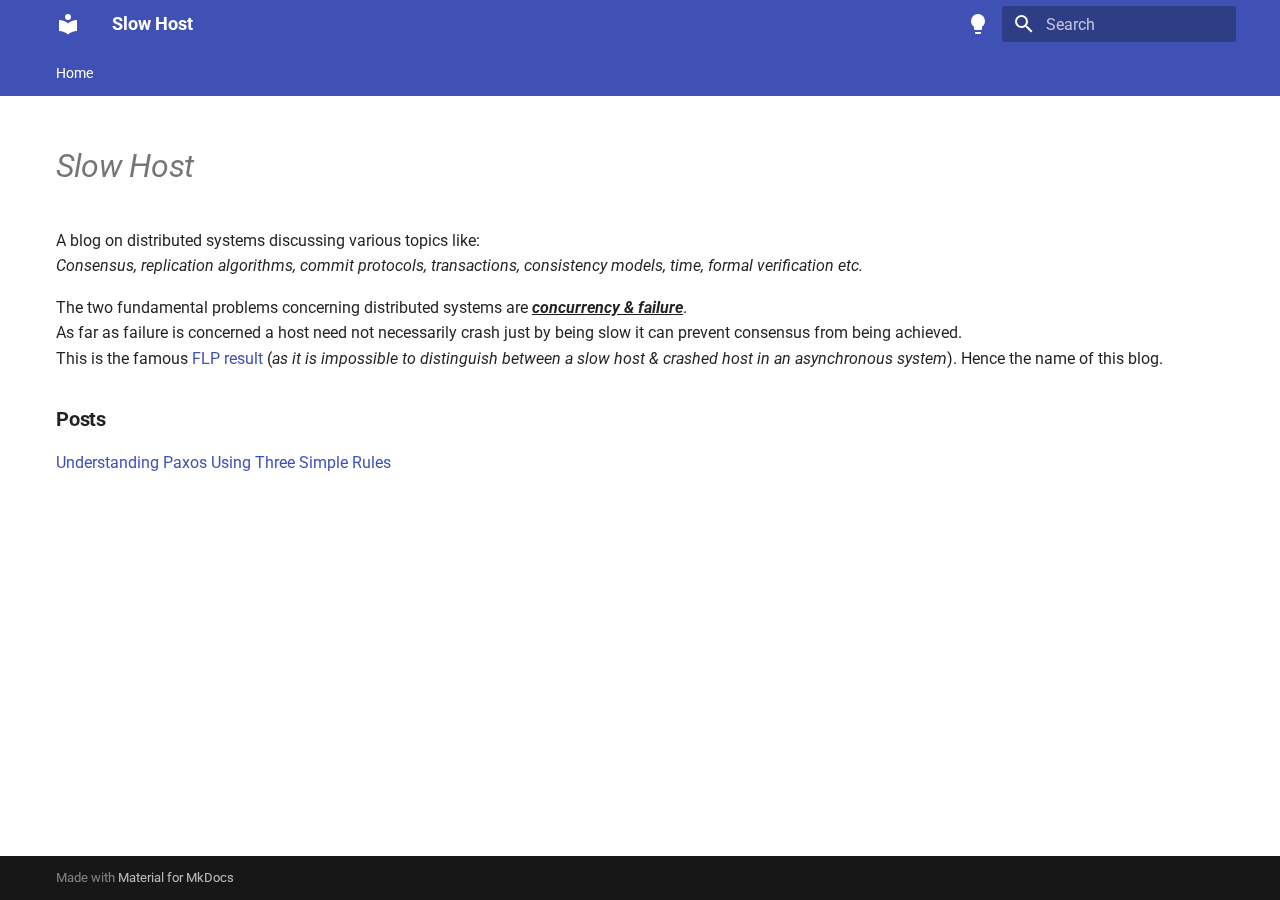
<file: index.html>
<!doctype html>
<html lang="en" class="no-js">
  <head>
    
      <meta charset="utf-8">
      <meta name="viewport" content="width=device-width,initial-scale=1">
      
      
      
      
      
      
      <link rel="icon" href="assets/images/favicon.png">
      <meta name="generator" content="mkdocs-1.5.3, mkdocs-material-9.5.17">
    
    
      
        <title>Slow Host</title>
      
    
    
      <link rel="stylesheet" href="assets/stylesheets/main.bcfcd587.min.css">
      
        
        <link rel="stylesheet" href="assets/stylesheets/palette.06af60db.min.css">
      
      


    
    
      
    
    
      
        
        
        <link rel="preconnect" href="https://fonts.gstatic.com" crossorigin>
        <link rel="stylesheet" href="https://fonts.googleapis.com/css?family=Roboto:300,300i,400,400i,700,700i%7CRoboto+Mono:400,400i,700,700i&display=fallback">
        <style>:root{--md-text-font:"Roboto";--md-code-font:"Roboto Mono"}</style>
      
    
    
      <link rel="stylesheet" href="stylesheets/extra.css">
    
    <script>__md_scope=new URL(".",location),__md_hash=e=>[...e].reduce((e,_)=>(e<<5)-e+_.charCodeAt(0),0),__md_get=(e,_=localStorage,t=__md_scope)=>JSON.parse(_.getItem(t.pathname+"."+e)),__md_set=(e,_,t=localStorage,a=__md_scope)=>{try{t.setItem(a.pathname+"."+e,JSON.stringify(_))}catch(e){}}</script>
    
      

    
    
    
  </head>
  
  
    
    
      
    
    
    
    
    <body dir="ltr" data-md-color-scheme="default" data-md-color-primary="indigo" data-md-color-accent="indigo">
  
    
    <input class="md-toggle" data-md-toggle="drawer" type="checkbox" id="__drawer" autocomplete="off">
    <input class="md-toggle" data-md-toggle="search" type="checkbox" id="__search" autocomplete="off">
    <label class="md-overlay" for="__drawer"></label>
    <div data-md-component="skip">
      
        
        <a href="#slow-host" class="md-skip">
          Skip to content
        </a>
      
    </div>
    <div data-md-component="announce">
      
    </div>
    
    
      

<header class="md-header" data-md-component="header">
  <nav class="md-header__inner md-grid" aria-label="Header">
    <a href="." title="Slow Host" class="md-header__button md-logo" aria-label="Slow Host" data-md-component="logo">
      
  
  <svg xmlns="http://www.w3.org/2000/svg" viewBox="0 0 24 24"><path d="M12 8a3 3 0 0 0 3-3 3 3 0 0 0-3-3 3 3 0 0 0-3 3 3 3 0 0 0 3 3m0 3.54C9.64 9.35 6.5 8 3 8v11c3.5 0 6.64 1.35 9 3.54 2.36-2.19 5.5-3.54 9-3.54V8c-3.5 0-6.64 1.35-9 3.54Z"/></svg>

    </a>
    <label class="md-header__button md-icon" for="__drawer">
      
      <svg xmlns="http://www.w3.org/2000/svg" viewBox="0 0 24 24"><path d="M3 6h18v2H3V6m0 5h18v2H3v-2m0 5h18v2H3v-2Z"/></svg>
    </label>
    <div class="md-header__title" data-md-component="header-title">
      <div class="md-header__ellipsis">
        <div class="md-header__topic">
          <span class="md-ellipsis">
            Slow Host
          </span>
        </div>
        <div class="md-header__topic" data-md-component="header-topic">
          <span class="md-ellipsis">
            
              Home
            
          </span>
        </div>
      </div>
    </div>
    
      
        <form class="md-header__option" data-md-component="palette">
  
    
    
    
    <input class="md-option" data-md-color-media="" data-md-color-scheme="default" data-md-color-primary="indigo" data-md-color-accent="indigo"  aria-label="Switch to dark mode"  type="radio" name="__palette" id="__palette_0">
    
      <label class="md-header__button md-icon" title="Switch to dark mode" for="__palette_1" hidden>
        <svg xmlns="http://www.w3.org/2000/svg" viewBox="0 0 24 24"><path d="M12 2a7 7 0 0 0-7 7c0 2.38 1.19 4.47 3 5.74V17a1 1 0 0 0 1 1h6a1 1 0 0 0 1-1v-2.26c1.81-1.27 3-3.36 3-5.74a7 7 0 0 0-7-7M9 21a1 1 0 0 0 1 1h4a1 1 0 0 0 1-1v-1H9v1Z"/></svg>
      </label>
    
  
    
    
    
    <input class="md-option" data-md-color-media="" data-md-color-scheme="slate" data-md-color-primary="indigo" data-md-color-accent="indigo"  aria-label="Switch to light mode"  type="radio" name="__palette" id="__palette_1">
    
      <label class="md-header__button md-icon" title="Switch to light mode" for="__palette_0" hidden>
        <svg xmlns="http://www.w3.org/2000/svg" viewBox="0 0 24 24"><path d="M12 2a7 7 0 0 1 7 7c0 2.38-1.19 4.47-3 5.74V17a1 1 0 0 1-1 1H9a1 1 0 0 1-1-1v-2.26C6.19 13.47 5 11.38 5 9a7 7 0 0 1 7-7M9 21v-1h6v1a1 1 0 0 1-1 1h-4a1 1 0 0 1-1-1m3-17a5 5 0 0 0-5 5c0 2.05 1.23 3.81 3 4.58V16h4v-2.42c1.77-.77 3-2.53 3-4.58a5 5 0 0 0-5-5Z"/></svg>
      </label>
    
  
</form>
      
    
    
      <script>var media,input,key,value,palette=__md_get("__palette");if(palette&&palette.color){"(prefers-color-scheme)"===palette.color.media&&(media=matchMedia("(prefers-color-scheme: light)"),input=document.querySelector(media.matches?"[data-md-color-media='(prefers-color-scheme: light)']":"[data-md-color-media='(prefers-color-scheme: dark)']"),palette.color.media=input.getAttribute("data-md-color-media"),palette.color.scheme=input.getAttribute("data-md-color-scheme"),palette.color.primary=input.getAttribute("data-md-color-primary"),palette.color.accent=input.getAttribute("data-md-color-accent"));for([key,value]of Object.entries(palette.color))document.body.setAttribute("data-md-color-"+key,value)}</script>
    
    
    
      <label class="md-header__button md-icon" for="__search">
        
        <svg xmlns="http://www.w3.org/2000/svg" viewBox="0 0 24 24"><path d="M9.5 3A6.5 6.5 0 0 1 16 9.5c0 1.61-.59 3.09-1.56 4.23l.27.27h.79l5 5-1.5 1.5-5-5v-.79l-.27-.27A6.516 6.516 0 0 1 9.5 16 6.5 6.5 0 0 1 3 9.5 6.5 6.5 0 0 1 9.5 3m0 2C7 5 5 7 5 9.5S7 14 9.5 14 14 12 14 9.5 12 5 9.5 5Z"/></svg>
      </label>
      <div class="md-search" data-md-component="search" role="dialog">
  <label class="md-search__overlay" for="__search"></label>
  <div class="md-search__inner" role="search">
    <form class="md-search__form" name="search">
      <input type="text" class="md-search__input" name="query" aria-label="Search" placeholder="Search" autocapitalize="off" autocorrect="off" autocomplete="off" spellcheck="false" data-md-component="search-query" required>
      <label class="md-search__icon md-icon" for="__search">
        
        <svg xmlns="http://www.w3.org/2000/svg" viewBox="0 0 24 24"><path d="M9.5 3A6.5 6.5 0 0 1 16 9.5c0 1.61-.59 3.09-1.56 4.23l.27.27h.79l5 5-1.5 1.5-5-5v-.79l-.27-.27A6.516 6.516 0 0 1 9.5 16 6.5 6.5 0 0 1 3 9.5 6.5 6.5 0 0 1 9.5 3m0 2C7 5 5 7 5 9.5S7 14 9.5 14 14 12 14 9.5 12 5 9.5 5Z"/></svg>
        
        <svg xmlns="http://www.w3.org/2000/svg" viewBox="0 0 24 24"><path d="M20 11v2H8l5.5 5.5-1.42 1.42L4.16 12l7.92-7.92L13.5 5.5 8 11h12Z"/></svg>
      </label>
      <nav class="md-search__options" aria-label="Search">
        
        <button type="reset" class="md-search__icon md-icon" title="Clear" aria-label="Clear" tabindex="-1">
          
          <svg xmlns="http://www.w3.org/2000/svg" viewBox="0 0 24 24"><path d="M19 6.41 17.59 5 12 10.59 6.41 5 5 6.41 10.59 12 5 17.59 6.41 19 12 13.41 17.59 19 19 17.59 13.41 12 19 6.41Z"/></svg>
        </button>
      </nav>
      
    </form>
    <div class="md-search__output">
      <div class="md-search__scrollwrap" data-md-scrollfix>
        <div class="md-search-result" data-md-component="search-result">
          <div class="md-search-result__meta">
            Initializing search
          </div>
          <ol class="md-search-result__list" role="presentation"></ol>
        </div>
      </div>
    </div>
  </div>
</div>
    
    
  </nav>
  
</header>
    
    <div class="md-container" data-md-component="container">
      
      
        
          
            
<nav class="md-tabs" aria-label="Tabs" data-md-component="tabs">
  <div class="md-grid">
    <ul class="md-tabs__list">
      
        
  
  
    
  
  
    <li class="md-tabs__item md-tabs__item--active">
      <a href="." class="md-tabs__link">
        
  
    
  
  Home

      </a>
    </li>
  

      
    </ul>
  </div>
</nav>
          
        
      
      <main class="md-main" data-md-component="main">
        <div class="md-main__inner md-grid">
          
            
              
                
              
              <div class="md-sidebar md-sidebar--primary" data-md-component="sidebar" data-md-type="navigation" hidden>
                <div class="md-sidebar__scrollwrap">
                  <div class="md-sidebar__inner">
                    


  


<nav class="md-nav md-nav--primary md-nav--lifted" aria-label="Navigation" data-md-level="0">
  <label class="md-nav__title" for="__drawer">
    <a href="." title="Slow Host" class="md-nav__button md-logo" aria-label="Slow Host" data-md-component="logo">
      
  
  <svg xmlns="http://www.w3.org/2000/svg" viewBox="0 0 24 24"><path d="M12 8a3 3 0 0 0 3-3 3 3 0 0 0-3-3 3 3 0 0 0-3 3 3 3 0 0 0 3 3m0 3.54C9.64 9.35 6.5 8 3 8v11c3.5 0 6.64 1.35 9 3.54 2.36-2.19 5.5-3.54 9-3.54V8c-3.5 0-6.64 1.35-9 3.54Z"/></svg>

    </a>
    Slow Host
  </label>
  
  <ul class="md-nav__list" data-md-scrollfix>
    
      
      
  
  
    
  
  
  
    <li class="md-nav__item md-nav__item--active">
      
      <input class="md-nav__toggle md-toggle" type="checkbox" id="__toc">
      
      
        
      
      
        <label class="md-nav__link md-nav__link--active" for="__toc">
          
  
  <span class="md-ellipsis">
    Home
  </span>
  

          <span class="md-nav__icon md-icon"></span>
        </label>
      
      <a href="." class="md-nav__link md-nav__link--active">
        
  
  <span class="md-ellipsis">
    Home
  </span>
  

      </a>
      
        

<nav class="md-nav md-nav--secondary" aria-label="Table of contents">
  
  
  
    
  
  
    <label class="md-nav__title" for="__toc">
      <span class="md-nav__icon md-icon"></span>
      Table of contents
    </label>
    <ul class="md-nav__list" data-md-component="toc" data-md-scrollfix>
      
        <li class="md-nav__item">
  <a href="#posts" class="md-nav__link">
    <span class="md-ellipsis">
      Posts
    </span>
  </a>
  
</li>
      
    </ul>
  
</nav>
      
    </li>
  

    
  </ul>
</nav>
                  </div>
                </div>
              </div>
            
            
              
                
              
              <div class="md-sidebar md-sidebar--secondary" data-md-component="sidebar" data-md-type="toc" hidden>
                <div class="md-sidebar__scrollwrap">
                  <div class="md-sidebar__inner">
                    

<nav class="md-nav md-nav--secondary" aria-label="Table of contents">
  
  
  
    
  
  
    <label class="md-nav__title" for="__toc">
      <span class="md-nav__icon md-icon"></span>
      Table of contents
    </label>
    <ul class="md-nav__list" data-md-component="toc" data-md-scrollfix>
      
        <li class="md-nav__item">
  <a href="#posts" class="md-nav__link">
    <span class="md-ellipsis">
      Posts
    </span>
  </a>
  
</li>
      
    </ul>
  
</nav>
                  </div>
                </div>
              </div>
            
          
          
            <div class="md-content" data-md-component="content">
              <article class="md-content__inner md-typeset">
                
                  


<h1 id="slow-host"><strong><em>Slow Host</em></strong><a class="headerlink" href="#slow-host" title="Permanent link">&para;</a></h1>
<p>A blog on distributed systems discussing various topics like:<br><em>Consensus, replication algorithms, commit protocols, transactions, consistency models, time, formal verification etc.</em></p>
<p>The two fundamental problems concerning distributed systems are <u><strong><em>concurrency &amp; failure</em></strong></u>.<br>
As far as failure is concerned a host need not necessarily crash just by being slow it can prevent consensus
from being achieved. <br>This is the famous <a href="https://www.cs.cornell.edu/courses/cs614/2007fa/Slides/FLP_and_Paxos.pdf">FLP result</a> (<em>as it is impossible to distinguish between a slow host &amp; crashed host in an asynchronous system</em>). Hence the name of this blog.</p>
<h3 id="posts"><strong>Posts</strong><a class="headerlink" href="#posts" title="Permanent link">&para;</a></h3>
<p><a href="paxos/understand-paxos/">Understanding Paxos Using Three Simple Rules</a><br></p>







  
  




  



                
              </article>
            </div>
          
          
<script>var target=document.getElementById(location.hash.slice(1));target&&target.name&&(target.checked=target.name.startsWith("__tabbed_"))</script>
        </div>
        
          <button type="button" class="md-top md-icon" data-md-component="top" hidden>
  
  <svg xmlns="http://www.w3.org/2000/svg" viewBox="0 0 24 24"><path d="M13 20h-2V8l-5.5 5.5-1.42-1.42L12 4.16l7.92 7.92-1.42 1.42L13 8v12Z"/></svg>
  Back to top
</button>
        
      </main>
      
        <footer class="md-footer">
  
  <div class="md-footer-meta md-typeset">
    <div class="md-footer-meta__inner md-grid">
      <div class="md-copyright">
  
  
    Made with
    <a href="https://squidfunk.github.io/mkdocs-material/" target="_blank" rel="noopener">
      Material for MkDocs
    </a>
  
</div>
      
    </div>
  </div>
</footer>
      
    </div>
    <div class="md-dialog" data-md-component="dialog">
      <div class="md-dialog__inner md-typeset"></div>
    </div>
    
    
    <script id="__config" type="application/json">{"base": ".", "features": ["navigation.tabs", "toc.follow", "content.action.edit", "navigation.top"], "search": "assets/javascripts/workers/search.b8dbb3d2.min.js", "translations": {"clipboard.copied": "Copied to clipboard", "clipboard.copy": "Copy to clipboard", "search.result.more.one": "1 more on this page", "search.result.more.other": "# more on this page", "search.result.none": "No matching documents", "search.result.one": "1 matching document", "search.result.other": "# matching documents", "search.result.placeholder": "Type to start searching", "search.result.term.missing": "Missing", "select.version": "Select version"}}</script>
    
    
      <script src="assets/javascripts/bundle.1e8ae164.min.js"></script>
      
    
  </body>
</html>
</file>
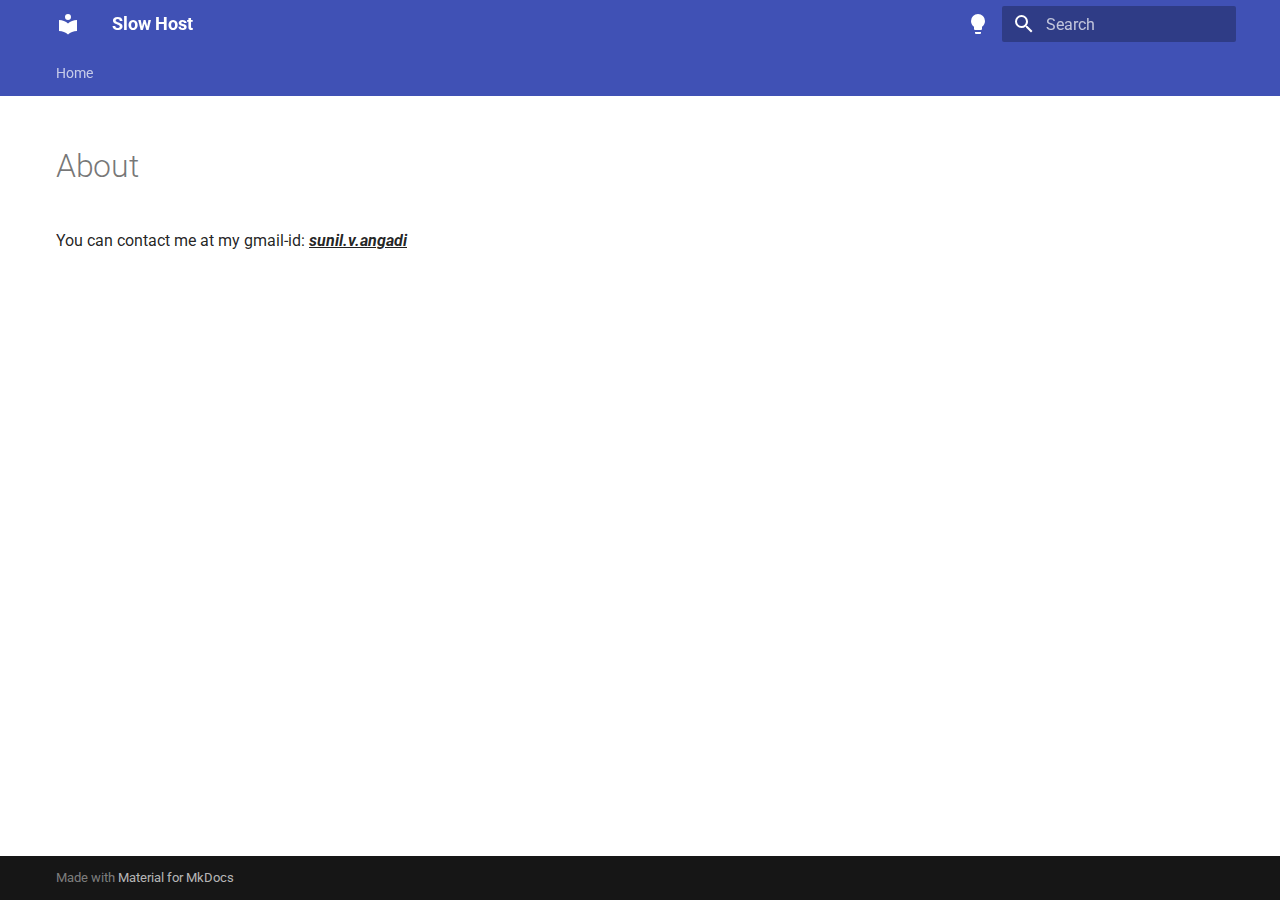
<file: about/index.html>
<!doctype html>
<html lang="en" class="no-js">
  <head>
    
      <meta charset="utf-8">
      <meta name="viewport" content="width=device-width,initial-scale=1">
      
      
      
      
      
      
      <link rel="icon" href="../assets/images/favicon.png">
      <meta name="generator" content="mkdocs-1.5.3, mkdocs-material-9.5.17">
    
    
      
        <title>About - Slow Host</title>
      
    
    
      <link rel="stylesheet" href="../assets/stylesheets/main.bcfcd587.min.css">
      
        
        <link rel="stylesheet" href="../assets/stylesheets/palette.06af60db.min.css">
      
      


    
    
      
    
    
      
        
        
        <link rel="preconnect" href="https://fonts.gstatic.com" crossorigin>
        <link rel="stylesheet" href="https://fonts.googleapis.com/css?family=Roboto:300,300i,400,400i,700,700i%7CRoboto+Mono:400,400i,700,700i&display=fallback">
        <style>:root{--md-text-font:"Roboto";--md-code-font:"Roboto Mono"}</style>
      
    
    
      <link rel="stylesheet" href="../stylesheets/extra.css">
    
    <script>__md_scope=new URL("..",location),__md_hash=e=>[...e].reduce((e,_)=>(e<<5)-e+_.charCodeAt(0),0),__md_get=(e,_=localStorage,t=__md_scope)=>JSON.parse(_.getItem(t.pathname+"."+e)),__md_set=(e,_,t=localStorage,a=__md_scope)=>{try{t.setItem(a.pathname+"."+e,JSON.stringify(_))}catch(e){}}</script>
    
      

    
    
    
  </head>
  
  
    
    
      
    
    
    
    
    <body dir="ltr" data-md-color-scheme="default" data-md-color-primary="indigo" data-md-color-accent="indigo">
  
    
    <input class="md-toggle" data-md-toggle="drawer" type="checkbox" id="__drawer" autocomplete="off">
    <input class="md-toggle" data-md-toggle="search" type="checkbox" id="__search" autocomplete="off">
    <label class="md-overlay" for="__drawer"></label>
    <div data-md-component="skip">
      
    </div>
    <div data-md-component="announce">
      
    </div>
    
    
      

<header class="md-header" data-md-component="header">
  <nav class="md-header__inner md-grid" aria-label="Header">
    <a href=".." title="Slow Host" class="md-header__button md-logo" aria-label="Slow Host" data-md-component="logo">
      
  
  <svg xmlns="http://www.w3.org/2000/svg" viewBox="0 0 24 24"><path d="M12 8a3 3 0 0 0 3-3 3 3 0 0 0-3-3 3 3 0 0 0-3 3 3 3 0 0 0 3 3m0 3.54C9.64 9.35 6.5 8 3 8v11c3.5 0 6.64 1.35 9 3.54 2.36-2.19 5.5-3.54 9-3.54V8c-3.5 0-6.64 1.35-9 3.54Z"/></svg>

    </a>
    <label class="md-header__button md-icon" for="__drawer">
      
      <svg xmlns="http://www.w3.org/2000/svg" viewBox="0 0 24 24"><path d="M3 6h18v2H3V6m0 5h18v2H3v-2m0 5h18v2H3v-2Z"/></svg>
    </label>
    <div class="md-header__title" data-md-component="header-title">
      <div class="md-header__ellipsis">
        <div class="md-header__topic">
          <span class="md-ellipsis">
            Slow Host
          </span>
        </div>
        <div class="md-header__topic" data-md-component="header-topic">
          <span class="md-ellipsis">
            
              About
            
          </span>
        </div>
      </div>
    </div>
    
      
        <form class="md-header__option" data-md-component="palette">
  
    
    
    
    <input class="md-option" data-md-color-media="" data-md-color-scheme="default" data-md-color-primary="indigo" data-md-color-accent="indigo"  aria-label="Switch to dark mode"  type="radio" name="__palette" id="__palette_0">
    
      <label class="md-header__button md-icon" title="Switch to dark mode" for="__palette_1" hidden>
        <svg xmlns="http://www.w3.org/2000/svg" viewBox="0 0 24 24"><path d="M12 2a7 7 0 0 0-7 7c0 2.38 1.19 4.47 3 5.74V17a1 1 0 0 0 1 1h6a1 1 0 0 0 1-1v-2.26c1.81-1.27 3-3.36 3-5.74a7 7 0 0 0-7-7M9 21a1 1 0 0 0 1 1h4a1 1 0 0 0 1-1v-1H9v1Z"/></svg>
      </label>
    
  
    
    
    
    <input class="md-option" data-md-color-media="" data-md-color-scheme="slate" data-md-color-primary="indigo" data-md-color-accent="indigo"  aria-label="Switch to light mode"  type="radio" name="__palette" id="__palette_1">
    
      <label class="md-header__button md-icon" title="Switch to light mode" for="__palette_0" hidden>
        <svg xmlns="http://www.w3.org/2000/svg" viewBox="0 0 24 24"><path d="M12 2a7 7 0 0 1 7 7c0 2.38-1.19 4.47-3 5.74V17a1 1 0 0 1-1 1H9a1 1 0 0 1-1-1v-2.26C6.19 13.47 5 11.38 5 9a7 7 0 0 1 7-7M9 21v-1h6v1a1 1 0 0 1-1 1h-4a1 1 0 0 1-1-1m3-17a5 5 0 0 0-5 5c0 2.05 1.23 3.81 3 4.58V16h4v-2.42c1.77-.77 3-2.53 3-4.58a5 5 0 0 0-5-5Z"/></svg>
      </label>
    
  
</form>
      
    
    
      <script>var media,input,key,value,palette=__md_get("__palette");if(palette&&palette.color){"(prefers-color-scheme)"===palette.color.media&&(media=matchMedia("(prefers-color-scheme: light)"),input=document.querySelector(media.matches?"[data-md-color-media='(prefers-color-scheme: light)']":"[data-md-color-media='(prefers-color-scheme: dark)']"),palette.color.media=input.getAttribute("data-md-color-media"),palette.color.scheme=input.getAttribute("data-md-color-scheme"),palette.color.primary=input.getAttribute("data-md-color-primary"),palette.color.accent=input.getAttribute("data-md-color-accent"));for([key,value]of Object.entries(palette.color))document.body.setAttribute("data-md-color-"+key,value)}</script>
    
    
    
      <label class="md-header__button md-icon" for="__search">
        
        <svg xmlns="http://www.w3.org/2000/svg" viewBox="0 0 24 24"><path d="M9.5 3A6.5 6.5 0 0 1 16 9.5c0 1.61-.59 3.09-1.56 4.23l.27.27h.79l5 5-1.5 1.5-5-5v-.79l-.27-.27A6.516 6.516 0 0 1 9.5 16 6.5 6.5 0 0 1 3 9.5 6.5 6.5 0 0 1 9.5 3m0 2C7 5 5 7 5 9.5S7 14 9.5 14 14 12 14 9.5 12 5 9.5 5Z"/></svg>
      </label>
      <div class="md-search" data-md-component="search" role="dialog">
  <label class="md-search__overlay" for="__search"></label>
  <div class="md-search__inner" role="search">
    <form class="md-search__form" name="search">
      <input type="text" class="md-search__input" name="query" aria-label="Search" placeholder="Search" autocapitalize="off" autocorrect="off" autocomplete="off" spellcheck="false" data-md-component="search-query" required>
      <label class="md-search__icon md-icon" for="__search">
        
        <svg xmlns="http://www.w3.org/2000/svg" viewBox="0 0 24 24"><path d="M9.5 3A6.5 6.5 0 0 1 16 9.5c0 1.61-.59 3.09-1.56 4.23l.27.27h.79l5 5-1.5 1.5-5-5v-.79l-.27-.27A6.516 6.516 0 0 1 9.5 16 6.5 6.5 0 0 1 3 9.5 6.5 6.5 0 0 1 9.5 3m0 2C7 5 5 7 5 9.5S7 14 9.5 14 14 12 14 9.5 12 5 9.5 5Z"/></svg>
        
        <svg xmlns="http://www.w3.org/2000/svg" viewBox="0 0 24 24"><path d="M20 11v2H8l5.5 5.5-1.42 1.42L4.16 12l7.92-7.92L13.5 5.5 8 11h12Z"/></svg>
      </label>
      <nav class="md-search__options" aria-label="Search">
        
        <button type="reset" class="md-search__icon md-icon" title="Clear" aria-label="Clear" tabindex="-1">
          
          <svg xmlns="http://www.w3.org/2000/svg" viewBox="0 0 24 24"><path d="M19 6.41 17.59 5 12 10.59 6.41 5 5 6.41 10.59 12 5 17.59 6.41 19 12 13.41 17.59 19 19 17.59 13.41 12 19 6.41Z"/></svg>
        </button>
      </nav>
      
    </form>
    <div class="md-search__output">
      <div class="md-search__scrollwrap" data-md-scrollfix>
        <div class="md-search-result" data-md-component="search-result">
          <div class="md-search-result__meta">
            Initializing search
          </div>
          <ol class="md-search-result__list" role="presentation"></ol>
        </div>
      </div>
    </div>
  </div>
</div>
    
    
  </nav>
  
</header>
    
    <div class="md-container" data-md-component="container">
      
      
        
          
            
<nav class="md-tabs" aria-label="Tabs" data-md-component="tabs">
  <div class="md-grid">
    <ul class="md-tabs__list">
      
        
  
  
  
    <li class="md-tabs__item">
      <a href=".." class="md-tabs__link">
        
  
    
  
  Home

      </a>
    </li>
  

      
    </ul>
  </div>
</nav>
          
        
      
      <main class="md-main" data-md-component="main">
        <div class="md-main__inner md-grid">
          
            
              
                
              
              <div class="md-sidebar md-sidebar--primary" data-md-component="sidebar" data-md-type="navigation" hidden>
                <div class="md-sidebar__scrollwrap">
                  <div class="md-sidebar__inner">
                    


  


<nav class="md-nav md-nav--primary md-nav--lifted" aria-label="Navigation" data-md-level="0">
  <label class="md-nav__title" for="__drawer">
    <a href=".." title="Slow Host" class="md-nav__button md-logo" aria-label="Slow Host" data-md-component="logo">
      
  
  <svg xmlns="http://www.w3.org/2000/svg" viewBox="0 0 24 24"><path d="M12 8a3 3 0 0 0 3-3 3 3 0 0 0-3-3 3 3 0 0 0-3 3 3 3 0 0 0 3 3m0 3.54C9.64 9.35 6.5 8 3 8v11c3.5 0 6.64 1.35 9 3.54 2.36-2.19 5.5-3.54 9-3.54V8c-3.5 0-6.64 1.35-9 3.54Z"/></svg>

    </a>
    Slow Host
  </label>
  
  <ul class="md-nav__list" data-md-scrollfix>
    
      
      
  
  
  
  
    <li class="md-nav__item">
      <a href=".." class="md-nav__link">
        
  
  <span class="md-ellipsis">
    Home
  </span>
  

      </a>
    </li>
  

    
  </ul>
</nav>
                  </div>
                </div>
              </div>
            
            
              
                
              
              <div class="md-sidebar md-sidebar--secondary" data-md-component="sidebar" data-md-type="toc" hidden>
                <div class="md-sidebar__scrollwrap">
                  <div class="md-sidebar__inner">
                    

<nav class="md-nav md-nav--secondary" aria-label="Table of contents">
  
  
  
  
</nav>
                  </div>
                </div>
              </div>
            
          
          
            <div class="md-content" data-md-component="content">
              <article class="md-content__inner md-typeset">
                
                  


  <h1>About</h1>

<p>You can contact me at my gmail-id: <u><strong><em>sunil.v.angadi</em></strong></u> </p>







  
  




  



                
              </article>
            </div>
          
          
<script>var target=document.getElementById(location.hash.slice(1));target&&target.name&&(target.checked=target.name.startsWith("__tabbed_"))</script>
        </div>
        
          <button type="button" class="md-top md-icon" data-md-component="top" hidden>
  
  <svg xmlns="http://www.w3.org/2000/svg" viewBox="0 0 24 24"><path d="M13 20h-2V8l-5.5 5.5-1.42-1.42L12 4.16l7.92 7.92-1.42 1.42L13 8v12Z"/></svg>
  Back to top
</button>
        
      </main>
      
        <footer class="md-footer">
  
  <div class="md-footer-meta md-typeset">
    <div class="md-footer-meta__inner md-grid">
      <div class="md-copyright">
  
  
    Made with
    <a href="https://squidfunk.github.io/mkdocs-material/" target="_blank" rel="noopener">
      Material for MkDocs
    </a>
  
</div>
      
    </div>
  </div>
</footer>
      
    </div>
    <div class="md-dialog" data-md-component="dialog">
      <div class="md-dialog__inner md-typeset"></div>
    </div>
    
    
    <script id="__config" type="application/json">{"base": "..", "features": ["navigation.tabs", "toc.follow", "content.action.edit", "navigation.top"], "search": "../assets/javascripts/workers/search.b8dbb3d2.min.js", "translations": {"clipboard.copied": "Copied to clipboard", "clipboard.copy": "Copy to clipboard", "search.result.more.one": "1 more on this page", "search.result.more.other": "# more on this page", "search.result.none": "No matching documents", "search.result.one": "1 matching document", "search.result.other": "# matching documents", "search.result.placeholder": "Type to start searching", "search.result.term.missing": "Missing", "select.version": "Select version"}}</script>
    
    
      <script src="../assets/javascripts/bundle.1e8ae164.min.js"></script>
      
    
  </body>
</html>
</file>
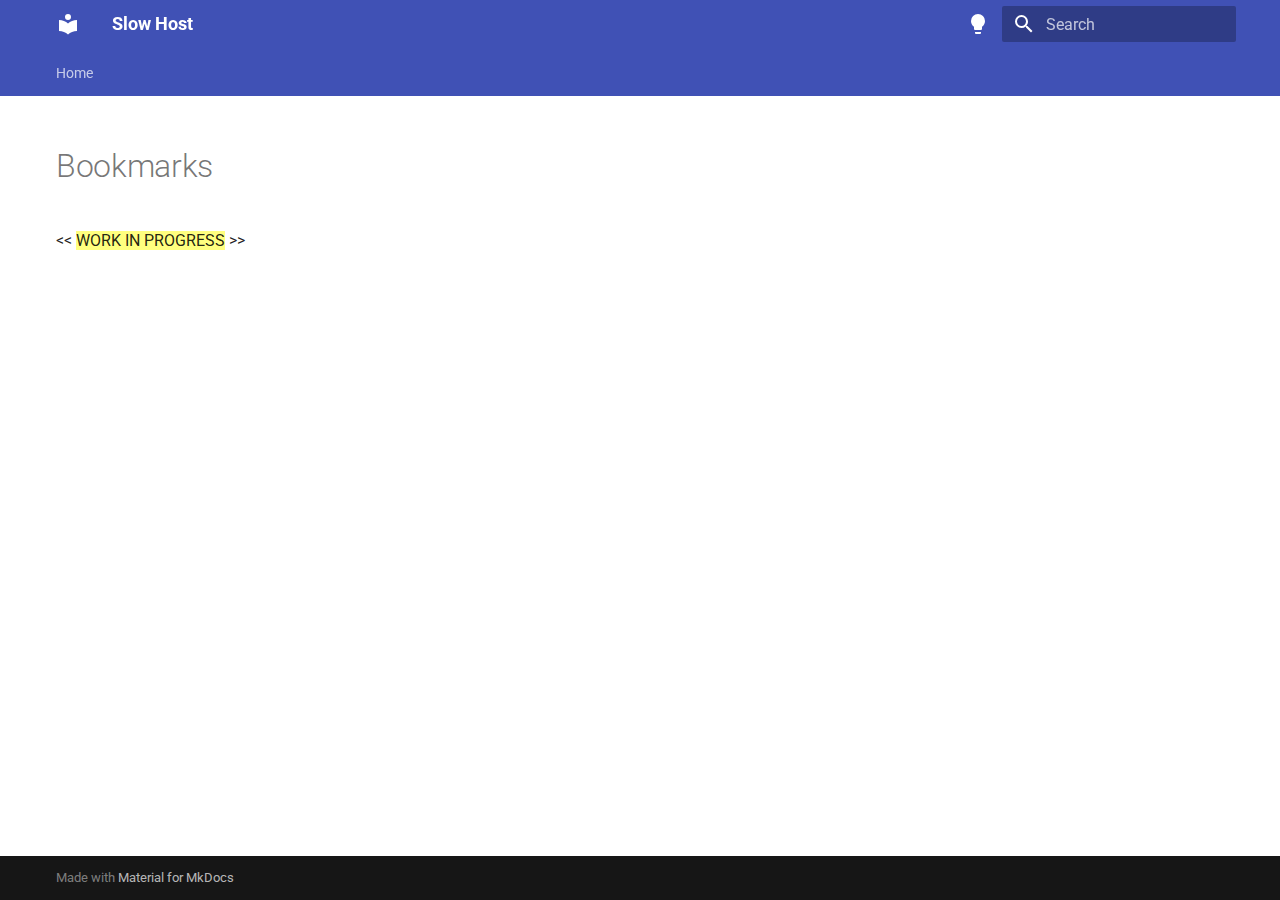
<file: bookmarks/index.html>
<!doctype html>
<html lang="en" class="no-js">
  <head>
    
      <meta charset="utf-8">
      <meta name="viewport" content="width=device-width,initial-scale=1">
      
      
      
      
      
      
      <link rel="icon" href="../assets/images/favicon.png">
      <meta name="generator" content="mkdocs-1.5.3, mkdocs-material-9.5.17">
    
    
      
        <title>Bookmarks - Slow Host</title>
      
    
    
      <link rel="stylesheet" href="../assets/stylesheets/main.bcfcd587.min.css">
      
        
        <link rel="stylesheet" href="../assets/stylesheets/palette.06af60db.min.css">
      
      


    
    
      
    
    
      
        
        
        <link rel="preconnect" href="https://fonts.gstatic.com" crossorigin>
        <link rel="stylesheet" href="https://fonts.googleapis.com/css?family=Roboto:300,300i,400,400i,700,700i%7CRoboto+Mono:400,400i,700,700i&display=fallback">
        <style>:root{--md-text-font:"Roboto";--md-code-font:"Roboto Mono"}</style>
      
    
    
      <link rel="stylesheet" href="../stylesheets/extra.css">
    
    <script>__md_scope=new URL("..",location),__md_hash=e=>[...e].reduce((e,_)=>(e<<5)-e+_.charCodeAt(0),0),__md_get=(e,_=localStorage,t=__md_scope)=>JSON.parse(_.getItem(t.pathname+"."+e)),__md_set=(e,_,t=localStorage,a=__md_scope)=>{try{t.setItem(a.pathname+"."+e,JSON.stringify(_))}catch(e){}}</script>
    
      

    
    
    
  </head>
  
  
    
    
      
    
    
    
    
    <body dir="ltr" data-md-color-scheme="default" data-md-color-primary="indigo" data-md-color-accent="indigo">
  
    
    <input class="md-toggle" data-md-toggle="drawer" type="checkbox" id="__drawer" autocomplete="off">
    <input class="md-toggle" data-md-toggle="search" type="checkbox" id="__search" autocomplete="off">
    <label class="md-overlay" for="__drawer"></label>
    <div data-md-component="skip">
      
    </div>
    <div data-md-component="announce">
      
    </div>
    
    
      

<header class="md-header" data-md-component="header">
  <nav class="md-header__inner md-grid" aria-label="Header">
    <a href=".." title="Slow Host" class="md-header__button md-logo" aria-label="Slow Host" data-md-component="logo">
      
  
  <svg xmlns="http://www.w3.org/2000/svg" viewBox="0 0 24 24"><path d="M12 8a3 3 0 0 0 3-3 3 3 0 0 0-3-3 3 3 0 0 0-3 3 3 3 0 0 0 3 3m0 3.54C9.64 9.35 6.5 8 3 8v11c3.5 0 6.64 1.35 9 3.54 2.36-2.19 5.5-3.54 9-3.54V8c-3.5 0-6.64 1.35-9 3.54Z"/></svg>

    </a>
    <label class="md-header__button md-icon" for="__drawer">
      
      <svg xmlns="http://www.w3.org/2000/svg" viewBox="0 0 24 24"><path d="M3 6h18v2H3V6m0 5h18v2H3v-2m0 5h18v2H3v-2Z"/></svg>
    </label>
    <div class="md-header__title" data-md-component="header-title">
      <div class="md-header__ellipsis">
        <div class="md-header__topic">
          <span class="md-ellipsis">
            Slow Host
          </span>
        </div>
        <div class="md-header__topic" data-md-component="header-topic">
          <span class="md-ellipsis">
            
              Bookmarks
            
          </span>
        </div>
      </div>
    </div>
    
      
        <form class="md-header__option" data-md-component="palette">
  
    
    
    
    <input class="md-option" data-md-color-media="" data-md-color-scheme="default" data-md-color-primary="indigo" data-md-color-accent="indigo"  aria-label="Switch to dark mode"  type="radio" name="__palette" id="__palette_0">
    
      <label class="md-header__button md-icon" title="Switch to dark mode" for="__palette_1" hidden>
        <svg xmlns="http://www.w3.org/2000/svg" viewBox="0 0 24 24"><path d="M12 2a7 7 0 0 0-7 7c0 2.38 1.19 4.47 3 5.74V17a1 1 0 0 0 1 1h6a1 1 0 0 0 1-1v-2.26c1.81-1.27 3-3.36 3-5.74a7 7 0 0 0-7-7M9 21a1 1 0 0 0 1 1h4a1 1 0 0 0 1-1v-1H9v1Z"/></svg>
      </label>
    
  
    
    
    
    <input class="md-option" data-md-color-media="" data-md-color-scheme="slate" data-md-color-primary="indigo" data-md-color-accent="indigo"  aria-label="Switch to light mode"  type="radio" name="__palette" id="__palette_1">
    
      <label class="md-header__button md-icon" title="Switch to light mode" for="__palette_0" hidden>
        <svg xmlns="http://www.w3.org/2000/svg" viewBox="0 0 24 24"><path d="M12 2a7 7 0 0 1 7 7c0 2.38-1.19 4.47-3 5.74V17a1 1 0 0 1-1 1H9a1 1 0 0 1-1-1v-2.26C6.19 13.47 5 11.38 5 9a7 7 0 0 1 7-7M9 21v-1h6v1a1 1 0 0 1-1 1h-4a1 1 0 0 1-1-1m3-17a5 5 0 0 0-5 5c0 2.05 1.23 3.81 3 4.58V16h4v-2.42c1.77-.77 3-2.53 3-4.58a5 5 0 0 0-5-5Z"/></svg>
      </label>
    
  
</form>
      
    
    
      <script>var media,input,key,value,palette=__md_get("__palette");if(palette&&palette.color){"(prefers-color-scheme)"===palette.color.media&&(media=matchMedia("(prefers-color-scheme: light)"),input=document.querySelector(media.matches?"[data-md-color-media='(prefers-color-scheme: light)']":"[data-md-color-media='(prefers-color-scheme: dark)']"),palette.color.media=input.getAttribute("data-md-color-media"),palette.color.scheme=input.getAttribute("data-md-color-scheme"),palette.color.primary=input.getAttribute("data-md-color-primary"),palette.color.accent=input.getAttribute("data-md-color-accent"));for([key,value]of Object.entries(palette.color))document.body.setAttribute("data-md-color-"+key,value)}</script>
    
    
    
      <label class="md-header__button md-icon" for="__search">
        
        <svg xmlns="http://www.w3.org/2000/svg" viewBox="0 0 24 24"><path d="M9.5 3A6.5 6.5 0 0 1 16 9.5c0 1.61-.59 3.09-1.56 4.23l.27.27h.79l5 5-1.5 1.5-5-5v-.79l-.27-.27A6.516 6.516 0 0 1 9.5 16 6.5 6.5 0 0 1 3 9.5 6.5 6.5 0 0 1 9.5 3m0 2C7 5 5 7 5 9.5S7 14 9.5 14 14 12 14 9.5 12 5 9.5 5Z"/></svg>
      </label>
      <div class="md-search" data-md-component="search" role="dialog">
  <label class="md-search__overlay" for="__search"></label>
  <div class="md-search__inner" role="search">
    <form class="md-search__form" name="search">
      <input type="text" class="md-search__input" name="query" aria-label="Search" placeholder="Search" autocapitalize="off" autocorrect="off" autocomplete="off" spellcheck="false" data-md-component="search-query" required>
      <label class="md-search__icon md-icon" for="__search">
        
        <svg xmlns="http://www.w3.org/2000/svg" viewBox="0 0 24 24"><path d="M9.5 3A6.5 6.5 0 0 1 16 9.5c0 1.61-.59 3.09-1.56 4.23l.27.27h.79l5 5-1.5 1.5-5-5v-.79l-.27-.27A6.516 6.516 0 0 1 9.5 16 6.5 6.5 0 0 1 3 9.5 6.5 6.5 0 0 1 9.5 3m0 2C7 5 5 7 5 9.5S7 14 9.5 14 14 12 14 9.5 12 5 9.5 5Z"/></svg>
        
        <svg xmlns="http://www.w3.org/2000/svg" viewBox="0 0 24 24"><path d="M20 11v2H8l5.5 5.5-1.42 1.42L4.16 12l7.92-7.92L13.5 5.5 8 11h12Z"/></svg>
      </label>
      <nav class="md-search__options" aria-label="Search">
        
        <button type="reset" class="md-search__icon md-icon" title="Clear" aria-label="Clear" tabindex="-1">
          
          <svg xmlns="http://www.w3.org/2000/svg" viewBox="0 0 24 24"><path d="M19 6.41 17.59 5 12 10.59 6.41 5 5 6.41 10.59 12 5 17.59 6.41 19 12 13.41 17.59 19 19 17.59 13.41 12 19 6.41Z"/></svg>
        </button>
      </nav>
      
    </form>
    <div class="md-search__output">
      <div class="md-search__scrollwrap" data-md-scrollfix>
        <div class="md-search-result" data-md-component="search-result">
          <div class="md-search-result__meta">
            Initializing search
          </div>
          <ol class="md-search-result__list" role="presentation"></ol>
        </div>
      </div>
    </div>
  </div>
</div>
    
    
  </nav>
  
</header>
    
    <div class="md-container" data-md-component="container">
      
      
        
          
            
<nav class="md-tabs" aria-label="Tabs" data-md-component="tabs">
  <div class="md-grid">
    <ul class="md-tabs__list">
      
        
  
  
  
    <li class="md-tabs__item">
      <a href=".." class="md-tabs__link">
        
  
    
  
  Home

      </a>
    </li>
  

      
    </ul>
  </div>
</nav>
          
        
      
      <main class="md-main" data-md-component="main">
        <div class="md-main__inner md-grid">
          
            
              
                
              
              <div class="md-sidebar md-sidebar--primary" data-md-component="sidebar" data-md-type="navigation" hidden>
                <div class="md-sidebar__scrollwrap">
                  <div class="md-sidebar__inner">
                    


  


<nav class="md-nav md-nav--primary md-nav--lifted" aria-label="Navigation" data-md-level="0">
  <label class="md-nav__title" for="__drawer">
    <a href=".." title="Slow Host" class="md-nav__button md-logo" aria-label="Slow Host" data-md-component="logo">
      
  
  <svg xmlns="http://www.w3.org/2000/svg" viewBox="0 0 24 24"><path d="M12 8a3 3 0 0 0 3-3 3 3 0 0 0-3-3 3 3 0 0 0-3 3 3 3 0 0 0 3 3m0 3.54C9.64 9.35 6.5 8 3 8v11c3.5 0 6.64 1.35 9 3.54 2.36-2.19 5.5-3.54 9-3.54V8c-3.5 0-6.64 1.35-9 3.54Z"/></svg>

    </a>
    Slow Host
  </label>
  
  <ul class="md-nav__list" data-md-scrollfix>
    
      
      
  
  
  
  
    <li class="md-nav__item">
      <a href=".." class="md-nav__link">
        
  
  <span class="md-ellipsis">
    Home
  </span>
  

      </a>
    </li>
  

    
  </ul>
</nav>
                  </div>
                </div>
              </div>
            
            
              
                
              
              <div class="md-sidebar md-sidebar--secondary" data-md-component="sidebar" data-md-type="toc" >
                <div class="md-sidebar__scrollwrap">
                  <div class="md-sidebar__inner">
                    

<nav class="md-nav md-nav--secondary" aria-label="Table of contents">
  
  
  
  
</nav>
                  </div>
                </div>
              </div>
            
          
          
            <div class="md-content" data-md-component="content">
              <article class="md-content__inner md-typeset">
                
                  


  <h1>Bookmarks</h1>

<p>&lt;&lt; <mark>WORK IN PROGRESS</mark> &gt;&gt;</p>







  
  




  



                
              </article>
            </div>
          
          
<script>var target=document.getElementById(location.hash.slice(1));target&&target.name&&(target.checked=target.name.startsWith("__tabbed_"))</script>
        </div>
        
          <button type="button" class="md-top md-icon" data-md-component="top" hidden>
  
  <svg xmlns="http://www.w3.org/2000/svg" viewBox="0 0 24 24"><path d="M13 20h-2V8l-5.5 5.5-1.42-1.42L12 4.16l7.92 7.92-1.42 1.42L13 8v12Z"/></svg>
  Back to top
</button>
        
      </main>
      
        <footer class="md-footer">
  
  <div class="md-footer-meta md-typeset">
    <div class="md-footer-meta__inner md-grid">
      <div class="md-copyright">
  
  
    Made with
    <a href="https://squidfunk.github.io/mkdocs-material/" target="_blank" rel="noopener">
      Material for MkDocs
    </a>
  
</div>
      
    </div>
  </div>
</footer>
      
    </div>
    <div class="md-dialog" data-md-component="dialog">
      <div class="md-dialog__inner md-typeset"></div>
    </div>
    
    
    <script id="__config" type="application/json">{"base": "..", "features": ["navigation.tabs", "toc.follow", "content.action.edit", "navigation.top"], "search": "../assets/javascripts/workers/search.b8dbb3d2.min.js", "translations": {"clipboard.copied": "Copied to clipboard", "clipboard.copy": "Copy to clipboard", "search.result.more.one": "1 more on this page", "search.result.more.other": "# more on this page", "search.result.none": "No matching documents", "search.result.one": "1 matching document", "search.result.other": "# matching documents", "search.result.placeholder": "Type to start searching", "search.result.term.missing": "Missing", "select.version": "Select version"}}</script>
    
    
      <script src="../assets/javascripts/bundle.1e8ae164.min.js"></script>
      
    
  </body>
</html>
</file>
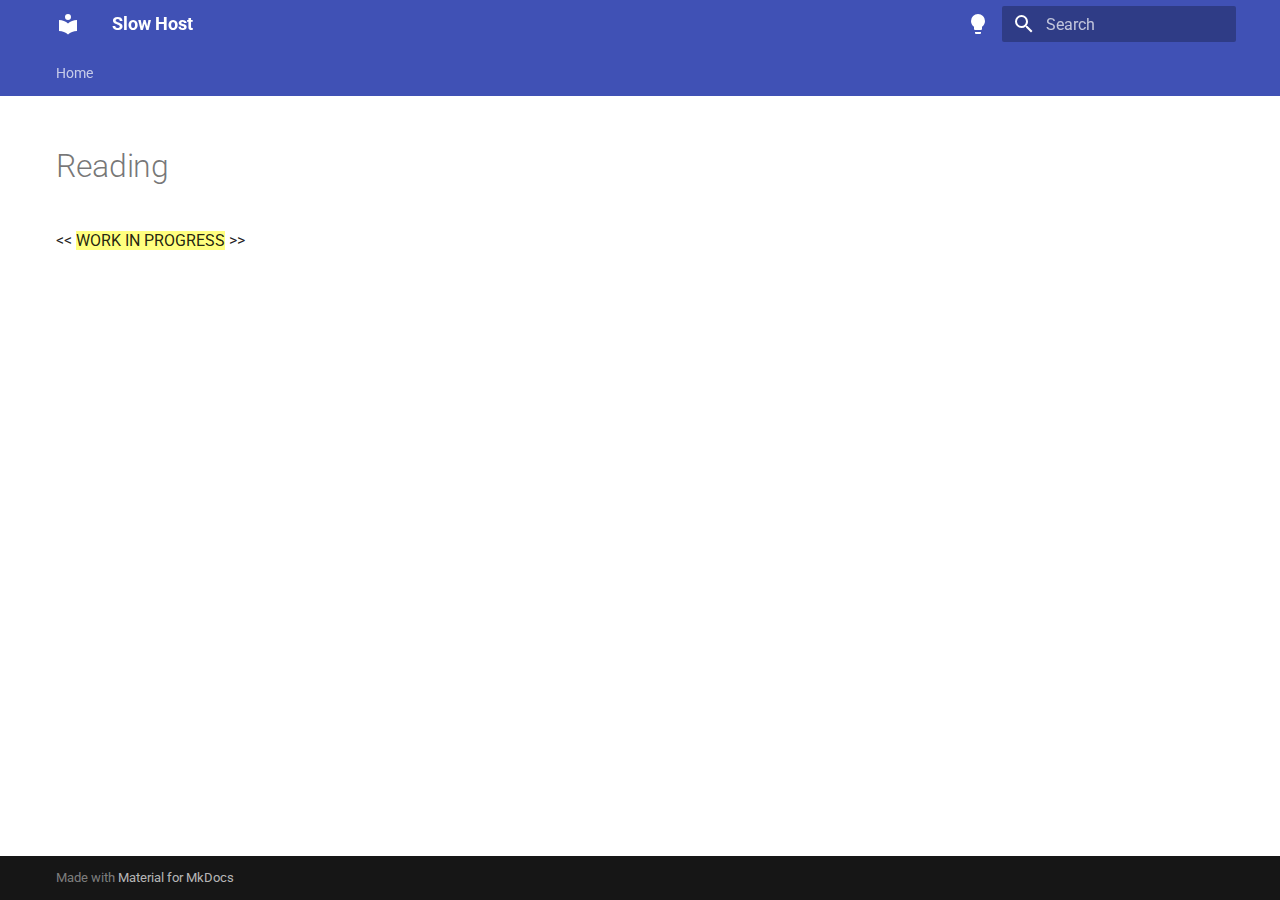
<file: reading/index.html>
<!doctype html>
<html lang="en" class="no-js">
  <head>
    
      <meta charset="utf-8">
      <meta name="viewport" content="width=device-width,initial-scale=1">
      
      
      
      
      
      
      <link rel="icon" href="../assets/images/favicon.png">
      <meta name="generator" content="mkdocs-1.5.3, mkdocs-material-9.5.17">
    
    
      
        <title>Reading - Slow Host</title>
      
    
    
      <link rel="stylesheet" href="../assets/stylesheets/main.bcfcd587.min.css">
      
        
        <link rel="stylesheet" href="../assets/stylesheets/palette.06af60db.min.css">
      
      


    
    
      
    
    
      
        
        
        <link rel="preconnect" href="https://fonts.gstatic.com" crossorigin>
        <link rel="stylesheet" href="https://fonts.googleapis.com/css?family=Roboto:300,300i,400,400i,700,700i%7CRoboto+Mono:400,400i,700,700i&display=fallback">
        <style>:root{--md-text-font:"Roboto";--md-code-font:"Roboto Mono"}</style>
      
    
    
      <link rel="stylesheet" href="../stylesheets/extra.css">
    
    <script>__md_scope=new URL("..",location),__md_hash=e=>[...e].reduce((e,_)=>(e<<5)-e+_.charCodeAt(0),0),__md_get=(e,_=localStorage,t=__md_scope)=>JSON.parse(_.getItem(t.pathname+"."+e)),__md_set=(e,_,t=localStorage,a=__md_scope)=>{try{t.setItem(a.pathname+"."+e,JSON.stringify(_))}catch(e){}}</script>
    
      

    
    
    
  </head>
  
  
    
    
      
    
    
    
    
    <body dir="ltr" data-md-color-scheme="default" data-md-color-primary="indigo" data-md-color-accent="indigo">
  
    
    <input class="md-toggle" data-md-toggle="drawer" type="checkbox" id="__drawer" autocomplete="off">
    <input class="md-toggle" data-md-toggle="search" type="checkbox" id="__search" autocomplete="off">
    <label class="md-overlay" for="__drawer"></label>
    <div data-md-component="skip">
      
    </div>
    <div data-md-component="announce">
      
    </div>
    
    
      

<header class="md-header" data-md-component="header">
  <nav class="md-header__inner md-grid" aria-label="Header">
    <a href=".." title="Slow Host" class="md-header__button md-logo" aria-label="Slow Host" data-md-component="logo">
      
  
  <svg xmlns="http://www.w3.org/2000/svg" viewBox="0 0 24 24"><path d="M12 8a3 3 0 0 0 3-3 3 3 0 0 0-3-3 3 3 0 0 0-3 3 3 3 0 0 0 3 3m0 3.54C9.64 9.35 6.5 8 3 8v11c3.5 0 6.64 1.35 9 3.54 2.36-2.19 5.5-3.54 9-3.54V8c-3.5 0-6.64 1.35-9 3.54Z"/></svg>

    </a>
    <label class="md-header__button md-icon" for="__drawer">
      
      <svg xmlns="http://www.w3.org/2000/svg" viewBox="0 0 24 24"><path d="M3 6h18v2H3V6m0 5h18v2H3v-2m0 5h18v2H3v-2Z"/></svg>
    </label>
    <div class="md-header__title" data-md-component="header-title">
      <div class="md-header__ellipsis">
        <div class="md-header__topic">
          <span class="md-ellipsis">
            Slow Host
          </span>
        </div>
        <div class="md-header__topic" data-md-component="header-topic">
          <span class="md-ellipsis">
            
              Reading
            
          </span>
        </div>
      </div>
    </div>
    
      
        <form class="md-header__option" data-md-component="palette">
  
    
    
    
    <input class="md-option" data-md-color-media="" data-md-color-scheme="default" data-md-color-primary="indigo" data-md-color-accent="indigo"  aria-label="Switch to dark mode"  type="radio" name="__palette" id="__palette_0">
    
      <label class="md-header__button md-icon" title="Switch to dark mode" for="__palette_1" hidden>
        <svg xmlns="http://www.w3.org/2000/svg" viewBox="0 0 24 24"><path d="M12 2a7 7 0 0 0-7 7c0 2.38 1.19 4.47 3 5.74V17a1 1 0 0 0 1 1h6a1 1 0 0 0 1-1v-2.26c1.81-1.27 3-3.36 3-5.74a7 7 0 0 0-7-7M9 21a1 1 0 0 0 1 1h4a1 1 0 0 0 1-1v-1H9v1Z"/></svg>
      </label>
    
  
    
    
    
    <input class="md-option" data-md-color-media="" data-md-color-scheme="slate" data-md-color-primary="indigo" data-md-color-accent="indigo"  aria-label="Switch to light mode"  type="radio" name="__palette" id="__palette_1">
    
      <label class="md-header__button md-icon" title="Switch to light mode" for="__palette_0" hidden>
        <svg xmlns="http://www.w3.org/2000/svg" viewBox="0 0 24 24"><path d="M12 2a7 7 0 0 1 7 7c0 2.38-1.19 4.47-3 5.74V17a1 1 0 0 1-1 1H9a1 1 0 0 1-1-1v-2.26C6.19 13.47 5 11.38 5 9a7 7 0 0 1 7-7M9 21v-1h6v1a1 1 0 0 1-1 1h-4a1 1 0 0 1-1-1m3-17a5 5 0 0 0-5 5c0 2.05 1.23 3.81 3 4.58V16h4v-2.42c1.77-.77 3-2.53 3-4.58a5 5 0 0 0-5-5Z"/></svg>
      </label>
    
  
</form>
      
    
    
      <script>var media,input,key,value,palette=__md_get("__palette");if(palette&&palette.color){"(prefers-color-scheme)"===palette.color.media&&(media=matchMedia("(prefers-color-scheme: light)"),input=document.querySelector(media.matches?"[data-md-color-media='(prefers-color-scheme: light)']":"[data-md-color-media='(prefers-color-scheme: dark)']"),palette.color.media=input.getAttribute("data-md-color-media"),palette.color.scheme=input.getAttribute("data-md-color-scheme"),palette.color.primary=input.getAttribute("data-md-color-primary"),palette.color.accent=input.getAttribute("data-md-color-accent"));for([key,value]of Object.entries(palette.color))document.body.setAttribute("data-md-color-"+key,value)}</script>
    
    
    
      <label class="md-header__button md-icon" for="__search">
        
        <svg xmlns="http://www.w3.org/2000/svg" viewBox="0 0 24 24"><path d="M9.5 3A6.5 6.5 0 0 1 16 9.5c0 1.61-.59 3.09-1.56 4.23l.27.27h.79l5 5-1.5 1.5-5-5v-.79l-.27-.27A6.516 6.516 0 0 1 9.5 16 6.5 6.5 0 0 1 3 9.5 6.5 6.5 0 0 1 9.5 3m0 2C7 5 5 7 5 9.5S7 14 9.5 14 14 12 14 9.5 12 5 9.5 5Z"/></svg>
      </label>
      <div class="md-search" data-md-component="search" role="dialog">
  <label class="md-search__overlay" for="__search"></label>
  <div class="md-search__inner" role="search">
    <form class="md-search__form" name="search">
      <input type="text" class="md-search__input" name="query" aria-label="Search" placeholder="Search" autocapitalize="off" autocorrect="off" autocomplete="off" spellcheck="false" data-md-component="search-query" required>
      <label class="md-search__icon md-icon" for="__search">
        
        <svg xmlns="http://www.w3.org/2000/svg" viewBox="0 0 24 24"><path d="M9.5 3A6.5 6.5 0 0 1 16 9.5c0 1.61-.59 3.09-1.56 4.23l.27.27h.79l5 5-1.5 1.5-5-5v-.79l-.27-.27A6.516 6.516 0 0 1 9.5 16 6.5 6.5 0 0 1 3 9.5 6.5 6.5 0 0 1 9.5 3m0 2C7 5 5 7 5 9.5S7 14 9.5 14 14 12 14 9.5 12 5 9.5 5Z"/></svg>
        
        <svg xmlns="http://www.w3.org/2000/svg" viewBox="0 0 24 24"><path d="M20 11v2H8l5.5 5.5-1.42 1.42L4.16 12l7.92-7.92L13.5 5.5 8 11h12Z"/></svg>
      </label>
      <nav class="md-search__options" aria-label="Search">
        
        <button type="reset" class="md-search__icon md-icon" title="Clear" aria-label="Clear" tabindex="-1">
          
          <svg xmlns="http://www.w3.org/2000/svg" viewBox="0 0 24 24"><path d="M19 6.41 17.59 5 12 10.59 6.41 5 5 6.41 10.59 12 5 17.59 6.41 19 12 13.41 17.59 19 19 17.59 13.41 12 19 6.41Z"/></svg>
        </button>
      </nav>
      
    </form>
    <div class="md-search__output">
      <div class="md-search__scrollwrap" data-md-scrollfix>
        <div class="md-search-result" data-md-component="search-result">
          <div class="md-search-result__meta">
            Initializing search
          </div>
          <ol class="md-search-result__list" role="presentation"></ol>
        </div>
      </div>
    </div>
  </div>
</div>
    
    
  </nav>
  
</header>
    
    <div class="md-container" data-md-component="container">
      
      
        
          
            
<nav class="md-tabs" aria-label="Tabs" data-md-component="tabs">
  <div class="md-grid">
    <ul class="md-tabs__list">
      
        
  
  
  
    <li class="md-tabs__item">
      <a href=".." class="md-tabs__link">
        
  
    
  
  Home

      </a>
    </li>
  

      
    </ul>
  </div>
</nav>
          
        
      
      <main class="md-main" data-md-component="main">
        <div class="md-main__inner md-grid">
          
            
              
                
              
              <div class="md-sidebar md-sidebar--primary" data-md-component="sidebar" data-md-type="navigation" hidden>
                <div class="md-sidebar__scrollwrap">
                  <div class="md-sidebar__inner">
                    


  


<nav class="md-nav md-nav--primary md-nav--lifted" aria-label="Navigation" data-md-level="0">
  <label class="md-nav__title" for="__drawer">
    <a href=".." title="Slow Host" class="md-nav__button md-logo" aria-label="Slow Host" data-md-component="logo">
      
  
  <svg xmlns="http://www.w3.org/2000/svg" viewBox="0 0 24 24"><path d="M12 8a3 3 0 0 0 3-3 3 3 0 0 0-3-3 3 3 0 0 0-3 3 3 3 0 0 0 3 3m0 3.54C9.64 9.35 6.5 8 3 8v11c3.5 0 6.64 1.35 9 3.54 2.36-2.19 5.5-3.54 9-3.54V8c-3.5 0-6.64 1.35-9 3.54Z"/></svg>

    </a>
    Slow Host
  </label>
  
  <ul class="md-nav__list" data-md-scrollfix>
    
      
      
  
  
  
  
    <li class="md-nav__item">
      <a href=".." class="md-nav__link">
        
  
  <span class="md-ellipsis">
    Home
  </span>
  

      </a>
    </li>
  

    
  </ul>
</nav>
                  </div>
                </div>
              </div>
            
            
              
                
              
              <div class="md-sidebar md-sidebar--secondary" data-md-component="sidebar" data-md-type="toc" >
                <div class="md-sidebar__scrollwrap">
                  <div class="md-sidebar__inner">
                    

<nav class="md-nav md-nav--secondary" aria-label="Table of contents">
  
  
  
  
</nav>
                  </div>
                </div>
              </div>
            
          
          
            <div class="md-content" data-md-component="content">
              <article class="md-content__inner md-typeset">
                
                  


  <h1>Reading</h1>

<p>&lt;&lt; <mark>WORK IN PROGRESS</mark> &gt;&gt;</p>







  
  




  



                
              </article>
            </div>
          
          
<script>var target=document.getElementById(location.hash.slice(1));target&&target.name&&(target.checked=target.name.startsWith("__tabbed_"))</script>
        </div>
        
          <button type="button" class="md-top md-icon" data-md-component="top" hidden>
  
  <svg xmlns="http://www.w3.org/2000/svg" viewBox="0 0 24 24"><path d="M13 20h-2V8l-5.5 5.5-1.42-1.42L12 4.16l7.92 7.92-1.42 1.42L13 8v12Z"/></svg>
  Back to top
</button>
        
      </main>
      
        <footer class="md-footer">
  
  <div class="md-footer-meta md-typeset">
    <div class="md-footer-meta__inner md-grid">
      <div class="md-copyright">
  
  
    Made with
    <a href="https://squidfunk.github.io/mkdocs-material/" target="_blank" rel="noopener">
      Material for MkDocs
    </a>
  
</div>
      
    </div>
  </div>
</footer>
      
    </div>
    <div class="md-dialog" data-md-component="dialog">
      <div class="md-dialog__inner md-typeset"></div>
    </div>
    
    
    <script id="__config" type="application/json">{"base": "..", "features": ["navigation.tabs", "toc.follow", "content.action.edit", "navigation.top"], "search": "../assets/javascripts/workers/search.b8dbb3d2.min.js", "translations": {"clipboard.copied": "Copied to clipboard", "clipboard.copy": "Copy to clipboard", "search.result.more.one": "1 more on this page", "search.result.more.other": "# more on this page", "search.result.none": "No matching documents", "search.result.one": "1 matching document", "search.result.other": "# matching documents", "search.result.placeholder": "Type to start searching", "search.result.term.missing": "Missing", "select.version": "Select version"}}</script>
    
    
      <script src="../assets/javascripts/bundle.1e8ae164.min.js"></script>
      
    
  </body>
</html>
</file>
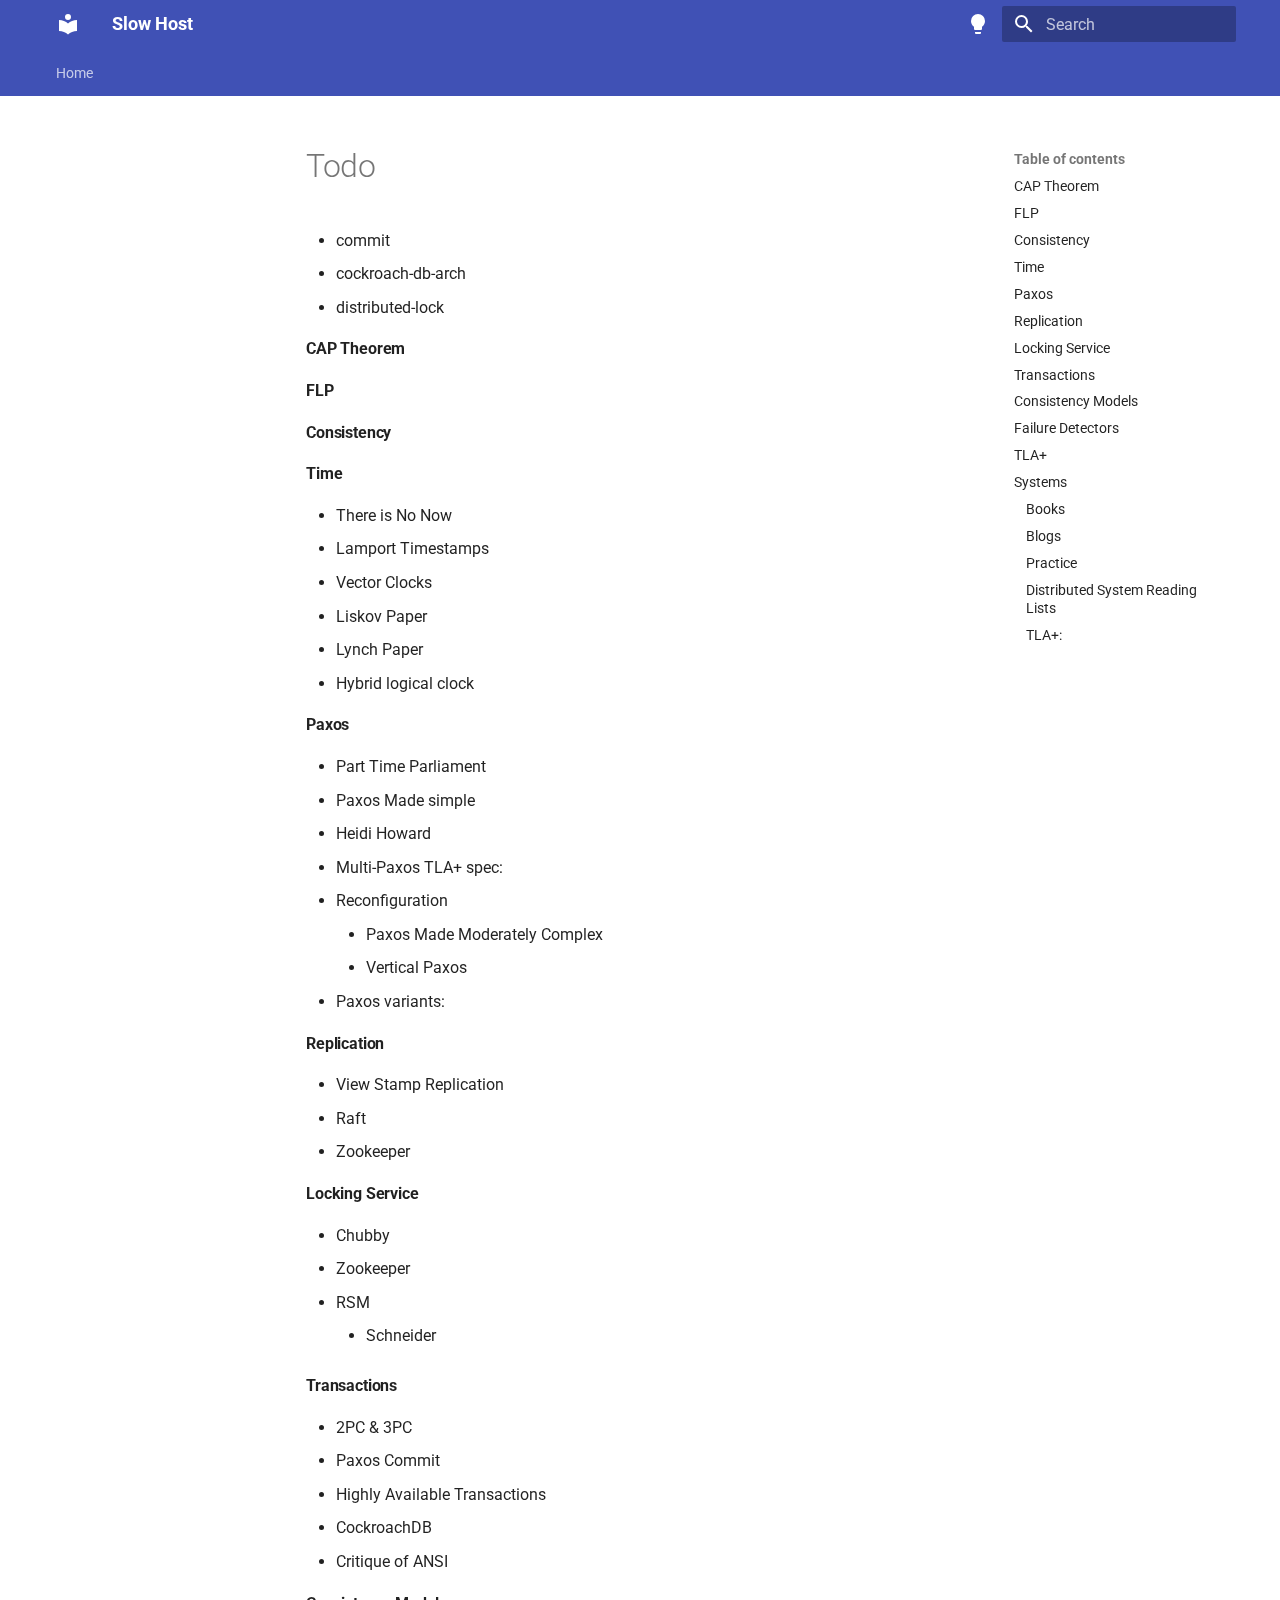
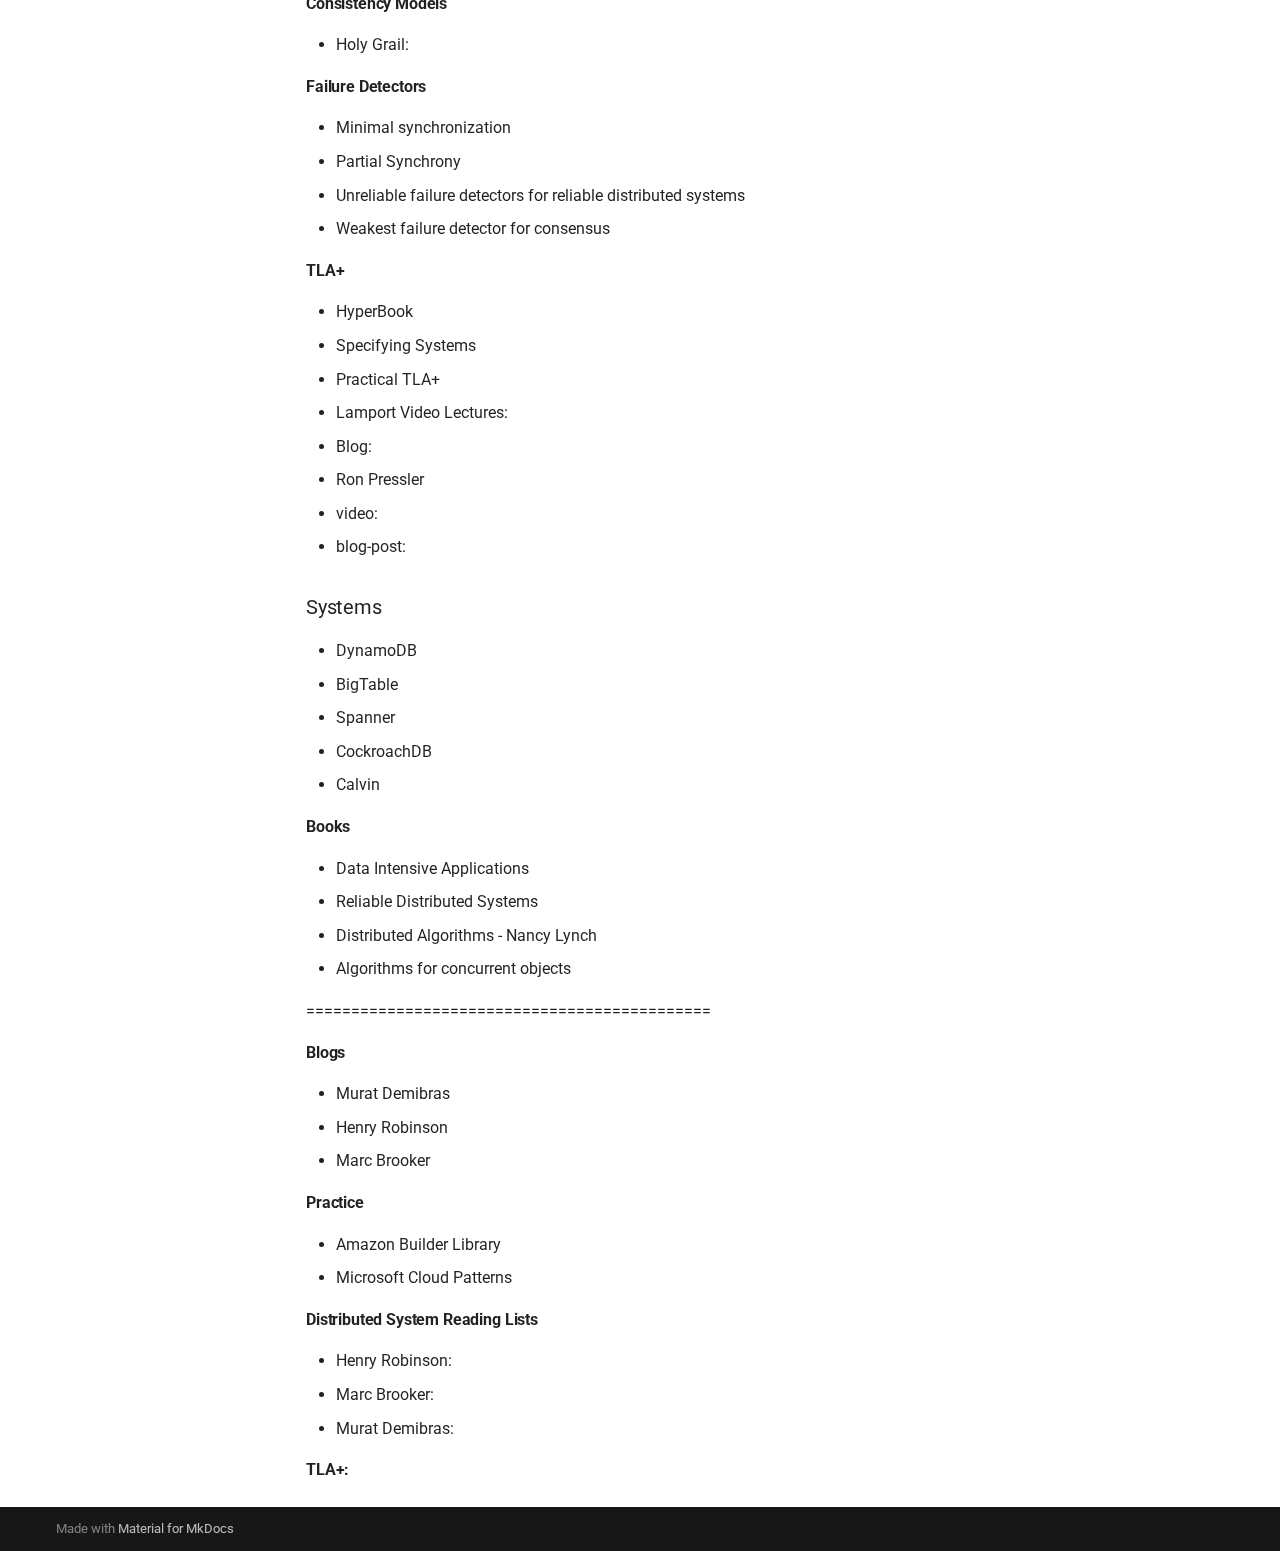
<file: todo/index.html>
<!doctype html>
<html lang="en" class="no-js">
  <head>
    
      <meta charset="utf-8">
      <meta name="viewport" content="width=device-width,initial-scale=1">
      
      
      
      
      
      
      <link rel="icon" href="../assets/images/favicon.png">
      <meta name="generator" content="mkdocs-1.5.3, mkdocs-material-9.5.17">
    
    
      
        <title>Todo - Slow Host</title>
      
    
    
      <link rel="stylesheet" href="../assets/stylesheets/main.bcfcd587.min.css">
      
        
        <link rel="stylesheet" href="../assets/stylesheets/palette.06af60db.min.css">
      
      


    
    
      
    
    
      
        
        
        <link rel="preconnect" href="https://fonts.gstatic.com" crossorigin>
        <link rel="stylesheet" href="https://fonts.googleapis.com/css?family=Roboto:300,300i,400,400i,700,700i%7CRoboto+Mono:400,400i,700,700i&display=fallback">
        <style>:root{--md-text-font:"Roboto";--md-code-font:"Roboto Mono"}</style>
      
    
    
      <link rel="stylesheet" href="../stylesheets/extra.css">
    
    <script>__md_scope=new URL("..",location),__md_hash=e=>[...e].reduce((e,_)=>(e<<5)-e+_.charCodeAt(0),0),__md_get=(e,_=localStorage,t=__md_scope)=>JSON.parse(_.getItem(t.pathname+"."+e)),__md_set=(e,_,t=localStorage,a=__md_scope)=>{try{t.setItem(a.pathname+"."+e,JSON.stringify(_))}catch(e){}}</script>
    
      

    
    
    
  </head>
  
  
    
    
      
    
    
    
    
    <body dir="ltr" data-md-color-scheme="default" data-md-color-primary="indigo" data-md-color-accent="indigo">
  
    
    <input class="md-toggle" data-md-toggle="drawer" type="checkbox" id="__drawer" autocomplete="off">
    <input class="md-toggle" data-md-toggle="search" type="checkbox" id="__search" autocomplete="off">
    <label class="md-overlay" for="__drawer"></label>
    <div data-md-component="skip">
      
        
        <a href="#cap-theorem" class="md-skip">
          Skip to content
        </a>
      
    </div>
    <div data-md-component="announce">
      
    </div>
    
    
      

<header class="md-header" data-md-component="header">
  <nav class="md-header__inner md-grid" aria-label="Header">
    <a href=".." title="Slow Host" class="md-header__button md-logo" aria-label="Slow Host" data-md-component="logo">
      
  
  <svg xmlns="http://www.w3.org/2000/svg" viewBox="0 0 24 24"><path d="M12 8a3 3 0 0 0 3-3 3 3 0 0 0-3-3 3 3 0 0 0-3 3 3 3 0 0 0 3 3m0 3.54C9.64 9.35 6.5 8 3 8v11c3.5 0 6.64 1.35 9 3.54 2.36-2.19 5.5-3.54 9-3.54V8c-3.5 0-6.64 1.35-9 3.54Z"/></svg>

    </a>
    <label class="md-header__button md-icon" for="__drawer">
      
      <svg xmlns="http://www.w3.org/2000/svg" viewBox="0 0 24 24"><path d="M3 6h18v2H3V6m0 5h18v2H3v-2m0 5h18v2H3v-2Z"/></svg>
    </label>
    <div class="md-header__title" data-md-component="header-title">
      <div class="md-header__ellipsis">
        <div class="md-header__topic">
          <span class="md-ellipsis">
            Slow Host
          </span>
        </div>
        <div class="md-header__topic" data-md-component="header-topic">
          <span class="md-ellipsis">
            
              Todo
            
          </span>
        </div>
      </div>
    </div>
    
      
        <form class="md-header__option" data-md-component="palette">
  
    
    
    
    <input class="md-option" data-md-color-media="" data-md-color-scheme="default" data-md-color-primary="indigo" data-md-color-accent="indigo"  aria-label="Switch to dark mode"  type="radio" name="__palette" id="__palette_0">
    
      <label class="md-header__button md-icon" title="Switch to dark mode" for="__palette_1" hidden>
        <svg xmlns="http://www.w3.org/2000/svg" viewBox="0 0 24 24"><path d="M12 2a7 7 0 0 0-7 7c0 2.38 1.19 4.47 3 5.74V17a1 1 0 0 0 1 1h6a1 1 0 0 0 1-1v-2.26c1.81-1.27 3-3.36 3-5.74a7 7 0 0 0-7-7M9 21a1 1 0 0 0 1 1h4a1 1 0 0 0 1-1v-1H9v1Z"/></svg>
      </label>
    
  
    
    
    
    <input class="md-option" data-md-color-media="" data-md-color-scheme="slate" data-md-color-primary="indigo" data-md-color-accent="indigo"  aria-label="Switch to light mode"  type="radio" name="__palette" id="__palette_1">
    
      <label class="md-header__button md-icon" title="Switch to light mode" for="__palette_0" hidden>
        <svg xmlns="http://www.w3.org/2000/svg" viewBox="0 0 24 24"><path d="M12 2a7 7 0 0 1 7 7c0 2.38-1.19 4.47-3 5.74V17a1 1 0 0 1-1 1H9a1 1 0 0 1-1-1v-2.26C6.19 13.47 5 11.38 5 9a7 7 0 0 1 7-7M9 21v-1h6v1a1 1 0 0 1-1 1h-4a1 1 0 0 1-1-1m3-17a5 5 0 0 0-5 5c0 2.05 1.23 3.81 3 4.58V16h4v-2.42c1.77-.77 3-2.53 3-4.58a5 5 0 0 0-5-5Z"/></svg>
      </label>
    
  
</form>
      
    
    
      <script>var media,input,key,value,palette=__md_get("__palette");if(palette&&palette.color){"(prefers-color-scheme)"===palette.color.media&&(media=matchMedia("(prefers-color-scheme: light)"),input=document.querySelector(media.matches?"[data-md-color-media='(prefers-color-scheme: light)']":"[data-md-color-media='(prefers-color-scheme: dark)']"),palette.color.media=input.getAttribute("data-md-color-media"),palette.color.scheme=input.getAttribute("data-md-color-scheme"),palette.color.primary=input.getAttribute("data-md-color-primary"),palette.color.accent=input.getAttribute("data-md-color-accent"));for([key,value]of Object.entries(palette.color))document.body.setAttribute("data-md-color-"+key,value)}</script>
    
    
    
      <label class="md-header__button md-icon" for="__search">
        
        <svg xmlns="http://www.w3.org/2000/svg" viewBox="0 0 24 24"><path d="M9.5 3A6.5 6.5 0 0 1 16 9.5c0 1.61-.59 3.09-1.56 4.23l.27.27h.79l5 5-1.5 1.5-5-5v-.79l-.27-.27A6.516 6.516 0 0 1 9.5 16 6.5 6.5 0 0 1 3 9.5 6.5 6.5 0 0 1 9.5 3m0 2C7 5 5 7 5 9.5S7 14 9.5 14 14 12 14 9.5 12 5 9.5 5Z"/></svg>
      </label>
      <div class="md-search" data-md-component="search" role="dialog">
  <label class="md-search__overlay" for="__search"></label>
  <div class="md-search__inner" role="search">
    <form class="md-search__form" name="search">
      <input type="text" class="md-search__input" name="query" aria-label="Search" placeholder="Search" autocapitalize="off" autocorrect="off" autocomplete="off" spellcheck="false" data-md-component="search-query" required>
      <label class="md-search__icon md-icon" for="__search">
        
        <svg xmlns="http://www.w3.org/2000/svg" viewBox="0 0 24 24"><path d="M9.5 3A6.5 6.5 0 0 1 16 9.5c0 1.61-.59 3.09-1.56 4.23l.27.27h.79l5 5-1.5 1.5-5-5v-.79l-.27-.27A6.516 6.516 0 0 1 9.5 16 6.5 6.5 0 0 1 3 9.5 6.5 6.5 0 0 1 9.5 3m0 2C7 5 5 7 5 9.5S7 14 9.5 14 14 12 14 9.5 12 5 9.5 5Z"/></svg>
        
        <svg xmlns="http://www.w3.org/2000/svg" viewBox="0 0 24 24"><path d="M20 11v2H8l5.5 5.5-1.42 1.42L4.16 12l7.92-7.92L13.5 5.5 8 11h12Z"/></svg>
      </label>
      <nav class="md-search__options" aria-label="Search">
        
        <button type="reset" class="md-search__icon md-icon" title="Clear" aria-label="Clear" tabindex="-1">
          
          <svg xmlns="http://www.w3.org/2000/svg" viewBox="0 0 24 24"><path d="M19 6.41 17.59 5 12 10.59 6.41 5 5 6.41 10.59 12 5 17.59 6.41 19 12 13.41 17.59 19 19 17.59 13.41 12 19 6.41Z"/></svg>
        </button>
      </nav>
      
    </form>
    <div class="md-search__output">
      <div class="md-search__scrollwrap" data-md-scrollfix>
        <div class="md-search-result" data-md-component="search-result">
          <div class="md-search-result__meta">
            Initializing search
          </div>
          <ol class="md-search-result__list" role="presentation"></ol>
        </div>
      </div>
    </div>
  </div>
</div>
    
    
  </nav>
  
</header>
    
    <div class="md-container" data-md-component="container">
      
      
        
          
            
<nav class="md-tabs" aria-label="Tabs" data-md-component="tabs">
  <div class="md-grid">
    <ul class="md-tabs__list">
      
        
  
  
  
    <li class="md-tabs__item">
      <a href=".." class="md-tabs__link">
        
  
    
  
  Home

      </a>
    </li>
  

      
    </ul>
  </div>
</nav>
          
        
      
      <main class="md-main" data-md-component="main">
        <div class="md-main__inner md-grid">
          
            
              
              <div class="md-sidebar md-sidebar--primary" data-md-component="sidebar" data-md-type="navigation" >
                <div class="md-sidebar__scrollwrap">
                  <div class="md-sidebar__inner">
                    


  


<nav class="md-nav md-nav--primary md-nav--lifted" aria-label="Navigation" data-md-level="0">
  <label class="md-nav__title" for="__drawer">
    <a href=".." title="Slow Host" class="md-nav__button md-logo" aria-label="Slow Host" data-md-component="logo">
      
  
  <svg xmlns="http://www.w3.org/2000/svg" viewBox="0 0 24 24"><path d="M12 8a3 3 0 0 0 3-3 3 3 0 0 0-3-3 3 3 0 0 0-3 3 3 3 0 0 0 3 3m0 3.54C9.64 9.35 6.5 8 3 8v11c3.5 0 6.64 1.35 9 3.54 2.36-2.19 5.5-3.54 9-3.54V8c-3.5 0-6.64 1.35-9 3.54Z"/></svg>

    </a>
    Slow Host
  </label>
  
  <ul class="md-nav__list" data-md-scrollfix>
    
      
      
  
  
  
  
    <li class="md-nav__item">
      <a href=".." class="md-nav__link">
        
  
  <span class="md-ellipsis">
    Home
  </span>
  

      </a>
    </li>
  

    
  </ul>
</nav>
                  </div>
                </div>
              </div>
            
            
              
              <div class="md-sidebar md-sidebar--secondary" data-md-component="sidebar" data-md-type="toc" >
                <div class="md-sidebar__scrollwrap">
                  <div class="md-sidebar__inner">
                    

<nav class="md-nav md-nav--secondary" aria-label="Table of contents">
  
  
  
  
    <label class="md-nav__title" for="__toc">
      <span class="md-nav__icon md-icon"></span>
      Table of contents
    </label>
    <ul class="md-nav__list" data-md-component="toc" data-md-scrollfix>
      
        <li class="md-nav__item">
  <a href="#cap-theorem" class="md-nav__link">
    <span class="md-ellipsis">
      CAP Theorem
    </span>
  </a>
  
</li>
      
        <li class="md-nav__item">
  <a href="#flp" class="md-nav__link">
    <span class="md-ellipsis">
      FLP
    </span>
  </a>
  
</li>
      
        <li class="md-nav__item">
  <a href="#consistency" class="md-nav__link">
    <span class="md-ellipsis">
      Consistency
    </span>
  </a>
  
</li>
      
        <li class="md-nav__item">
  <a href="#time" class="md-nav__link">
    <span class="md-ellipsis">
      Time
    </span>
  </a>
  
</li>
      
        <li class="md-nav__item">
  <a href="#paxos" class="md-nav__link">
    <span class="md-ellipsis">
      Paxos
    </span>
  </a>
  
</li>
      
        <li class="md-nav__item">
  <a href="#replication" class="md-nav__link">
    <span class="md-ellipsis">
      Replication
    </span>
  </a>
  
</li>
      
        <li class="md-nav__item">
  <a href="#locking-service" class="md-nav__link">
    <span class="md-ellipsis">
      Locking Service
    </span>
  </a>
  
</li>
      
        <li class="md-nav__item">
  <a href="#transactions" class="md-nav__link">
    <span class="md-ellipsis">
      Transactions
    </span>
  </a>
  
</li>
      
        <li class="md-nav__item">
  <a href="#consistency-models" class="md-nav__link">
    <span class="md-ellipsis">
      Consistency Models
    </span>
  </a>
  
</li>
      
        <li class="md-nav__item">
  <a href="#failure-detectors" class="md-nav__link">
    <span class="md-ellipsis">
      Failure Detectors
    </span>
  </a>
  
</li>
      
        <li class="md-nav__item">
  <a href="#tla" class="md-nav__link">
    <span class="md-ellipsis">
      TLA+
    </span>
  </a>
  
</li>
      
        <li class="md-nav__item">
  <a href="#systems" class="md-nav__link">
    <span class="md-ellipsis">
      Systems
    </span>
  </a>
  
    <nav class="md-nav" aria-label="Systems">
      <ul class="md-nav__list">
        
          <li class="md-nav__item">
  <a href="#books" class="md-nav__link">
    <span class="md-ellipsis">
      Books
    </span>
  </a>
  
</li>
        
          <li class="md-nav__item">
  <a href="#blogs" class="md-nav__link">
    <span class="md-ellipsis">
      Blogs
    </span>
  </a>
  
</li>
        
          <li class="md-nav__item">
  <a href="#practice" class="md-nav__link">
    <span class="md-ellipsis">
      Practice
    </span>
  </a>
  
</li>
        
          <li class="md-nav__item">
  <a href="#distributed-system-reading-lists" class="md-nav__link">
    <span class="md-ellipsis">
      Distributed System Reading Lists
    </span>
  </a>
  
</li>
        
          <li class="md-nav__item">
  <a href="#tla_1" class="md-nav__link">
    <span class="md-ellipsis">
      TLA+:
    </span>
  </a>
  
</li>
        
      </ul>
    </nav>
  
</li>
      
    </ul>
  
</nav>
                  </div>
                </div>
              </div>
            
          
          
            <div class="md-content" data-md-component="content">
              <article class="md-content__inner md-typeset">
                
                  


  <h1>Todo</h1>

<ul>
<li>commit</li>
<li>cockroach-db-arch</li>
<li>distributed-lock</li>
</ul>
<h4 id="cap-theorem">CAP Theorem<a class="headerlink" href="#cap-theorem" title="Permanent link">&para;</a></h4>
<h4 id="flp">FLP<a class="headerlink" href="#flp" title="Permanent link">&para;</a></h4>
<h4 id="consistency">Consistency<a class="headerlink" href="#consistency" title="Permanent link">&para;</a></h4>
<h4 id="time">Time<a class="headerlink" href="#time" title="Permanent link">&para;</a></h4>
<ul>
<li>There is No Now</li>
<li>Lamport Timestamps</li>
<li>Vector Clocks</li>
<li>Liskov Paper</li>
<li>Lynch Paper</li>
<li>Hybrid logical clock</li>
</ul>
<h4 id="paxos">Paxos<a class="headerlink" href="#paxos" title="Permanent link">&para;</a></h4>
<ul>
<li>Part Time Parliament</li>
<li>Paxos Made simple </li>
<li>Heidi Howard</li>
<li>Multi-Paxos TLA+ spec: </li>
<li>Reconfiguration<ul>
<li>Paxos Made Moderately Complex</li>
<li>Vertical Paxos</li>
</ul>
</li>
<li>Paxos variants:</li>
</ul>
<h4 id="replication">Replication<a class="headerlink" href="#replication" title="Permanent link">&para;</a></h4>
<ul>
<li>View Stamp Replication</li>
<li>Raft </li>
<li>Zookeeper</li>
</ul>
<h4 id="locking-service">Locking Service<a class="headerlink" href="#locking-service" title="Permanent link">&para;</a></h4>
<ul>
<li>Chubby</li>
<li>Zookeeper</li>
<li>RSM<ul>
<li>Schneider</li>
</ul>
</li>
</ul>
<h4 id="transactions">Transactions<a class="headerlink" href="#transactions" title="Permanent link">&para;</a></h4>
<ul>
<li>2PC &amp; 3PC</li>
<li>Paxos Commit</li>
<li>Highly Available Transactions</li>
<li>CockroachDB</li>
<li>Critique of ANSI</li>
</ul>
<h4 id="consistency-models">Consistency Models<a class="headerlink" href="#consistency-models" title="Permanent link">&para;</a></h4>
<ul>
<li>Holy Grail: </li>
</ul>
<h4 id="failure-detectors">Failure Detectors<a class="headerlink" href="#failure-detectors" title="Permanent link">&para;</a></h4>
<ul>
<li>Minimal synchronization</li>
<li>Partial Synchrony</li>
<li>Unreliable failure detectors for reliable distributed systems</li>
<li>Weakest failure detector for consensus </li>
</ul>
<h4 id="tla">TLA+<a class="headerlink" href="#tla" title="Permanent link">&para;</a></h4>
<ul>
<li>HyperBook</li>
<li>Specifying Systems</li>
<li>Practical TLA+</li>
<li>Lamport Video Lectures: </li>
<li>Blog: </li>
<li>Ron Pressler</li>
<li>video: </li>
<li>blog-post:</li>
</ul>
<h3 id="systems">Systems<a class="headerlink" href="#systems" title="Permanent link">&para;</a></h3>
<ul>
<li>DynamoDB</li>
<li>BigTable</li>
<li>Spanner</li>
<li>CockroachDB</li>
<li>Calvin</li>
</ul>
<h4 id="books">Books<a class="headerlink" href="#books" title="Permanent link">&para;</a></h4>
<ul>
<li>Data Intensive Applications</li>
<li>Reliable Distributed Systems</li>
<li>Distributed Algorithms - Nancy Lynch</li>
<li>Algorithms for concurrent objects</li>
</ul>
<p>=============================================</p>
<h4 id="blogs">Blogs<a class="headerlink" href="#blogs" title="Permanent link">&para;</a></h4>
<ul>
<li>Murat Demibras </li>
<li>Henry Robinson</li>
<li>Marc Brooker</li>
</ul>
<h4 id="practice">Practice<a class="headerlink" href="#practice" title="Permanent link">&para;</a></h4>
<ul>
<li>Amazon Builder Library</li>
<li>Microsoft Cloud Patterns</li>
</ul>
<h4 id="distributed-system-reading-lists">Distributed System Reading Lists<a class="headerlink" href="#distributed-system-reading-lists" title="Permanent link">&para;</a></h4>
<ul>
<li>Henry Robinson: </li>
<li>Marc Brooker:</li>
<li>Murat Demibras:</li>
</ul>
<h4 id="tla_1">TLA+:<a class="headerlink" href="#tla_1" title="Permanent link">&para;</a></h4>












                
              </article>
            </div>
          
          
<script>var target=document.getElementById(location.hash.slice(1));target&&target.name&&(target.checked=target.name.startsWith("__tabbed_"))</script>
        </div>
        
          <button type="button" class="md-top md-icon" data-md-component="top" hidden>
  
  <svg xmlns="http://www.w3.org/2000/svg" viewBox="0 0 24 24"><path d="M13 20h-2V8l-5.5 5.5-1.42-1.42L12 4.16l7.92 7.92-1.42 1.42L13 8v12Z"/></svg>
  Back to top
</button>
        
      </main>
      
        <footer class="md-footer">
  
  <div class="md-footer-meta md-typeset">
    <div class="md-footer-meta__inner md-grid">
      <div class="md-copyright">
  
  
    Made with
    <a href="https://squidfunk.github.io/mkdocs-material/" target="_blank" rel="noopener">
      Material for MkDocs
    </a>
  
</div>
      
    </div>
  </div>
</footer>
      
    </div>
    <div class="md-dialog" data-md-component="dialog">
      <div class="md-dialog__inner md-typeset"></div>
    </div>
    
    
    <script id="__config" type="application/json">{"base": "..", "features": ["navigation.tabs", "toc.follow", "content.action.edit", "navigation.top"], "search": "../assets/javascripts/workers/search.b8dbb3d2.min.js", "translations": {"clipboard.copied": "Copied to clipboard", "clipboard.copy": "Copy to clipboard", "search.result.more.one": "1 more on this page", "search.result.more.other": "# more on this page", "search.result.none": "No matching documents", "search.result.one": "1 matching document", "search.result.other": "# matching documents", "search.result.placeholder": "Type to start searching", "search.result.term.missing": "Missing", "select.version": "Select version"}}</script>
    
    
      <script src="../assets/javascripts/bundle.1e8ae164.min.js"></script>
      
    
  </body>
</html>
</file>
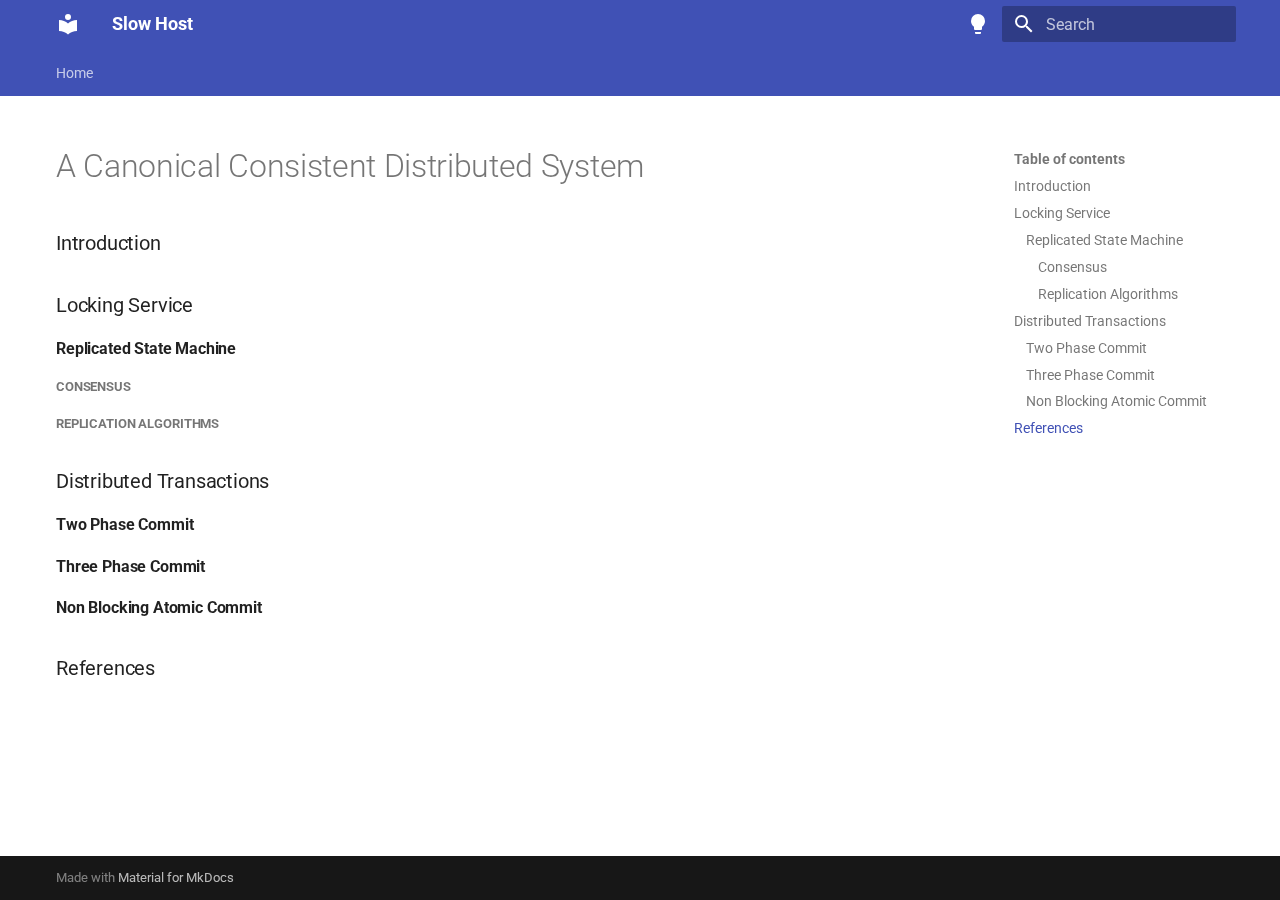
<file: canon-sys/canon-dist-sys/index.html>
<!doctype html>
<html lang="en" class="no-js">
  <head>
    
      <meta charset="utf-8">
      <meta name="viewport" content="width=device-width,initial-scale=1">
      
      
      
      
      
      
      <link rel="icon" href="../../assets/images/favicon.png">
      <meta name="generator" content="mkdocs-1.5.3, mkdocs-material-9.5.17">
    
    
      
        <title>A Canonical Consistent Distributed System - Slow Host</title>
      
    
    
      <link rel="stylesheet" href="../../assets/stylesheets/main.bcfcd587.min.css">
      
        
        <link rel="stylesheet" href="../../assets/stylesheets/palette.06af60db.min.css">
      
      


    
    
      
    
    
      
        
        
        <link rel="preconnect" href="https://fonts.gstatic.com" crossorigin>
        <link rel="stylesheet" href="https://fonts.googleapis.com/css?family=Roboto:300,300i,400,400i,700,700i%7CRoboto+Mono:400,400i,700,700i&display=fallback">
        <style>:root{--md-text-font:"Roboto";--md-code-font:"Roboto Mono"}</style>
      
    
    
      <link rel="stylesheet" href="../../stylesheets/extra.css">
    
    <script>__md_scope=new URL("../..",location),__md_hash=e=>[...e].reduce((e,_)=>(e<<5)-e+_.charCodeAt(0),0),__md_get=(e,_=localStorage,t=__md_scope)=>JSON.parse(_.getItem(t.pathname+"."+e)),__md_set=(e,_,t=localStorage,a=__md_scope)=>{try{t.setItem(a.pathname+"."+e,JSON.stringify(_))}catch(e){}}</script>
    
      

    
    
    
  </head>
  
  
    
    
      
    
    
    
    
    <body dir="ltr" data-md-color-scheme="default" data-md-color-primary="indigo" data-md-color-accent="indigo">
  
    
    <input class="md-toggle" data-md-toggle="drawer" type="checkbox" id="__drawer" autocomplete="off">
    <input class="md-toggle" data-md-toggle="search" type="checkbox" id="__search" autocomplete="off">
    <label class="md-overlay" for="__drawer"></label>
    <div data-md-component="skip">
      
        
        <a href="#introduction" class="md-skip">
          Skip to content
        </a>
      
    </div>
    <div data-md-component="announce">
      
    </div>
    
    
      

<header class="md-header" data-md-component="header">
  <nav class="md-header__inner md-grid" aria-label="Header">
    <a href="../.." title="Slow Host" class="md-header__button md-logo" aria-label="Slow Host" data-md-component="logo">
      
  
  <svg xmlns="http://www.w3.org/2000/svg" viewBox="0 0 24 24"><path d="M12 8a3 3 0 0 0 3-3 3 3 0 0 0-3-3 3 3 0 0 0-3 3 3 3 0 0 0 3 3m0 3.54C9.64 9.35 6.5 8 3 8v11c3.5 0 6.64 1.35 9 3.54 2.36-2.19 5.5-3.54 9-3.54V8c-3.5 0-6.64 1.35-9 3.54Z"/></svg>

    </a>
    <label class="md-header__button md-icon" for="__drawer">
      
      <svg xmlns="http://www.w3.org/2000/svg" viewBox="0 0 24 24"><path d="M3 6h18v2H3V6m0 5h18v2H3v-2m0 5h18v2H3v-2Z"/></svg>
    </label>
    <div class="md-header__title" data-md-component="header-title">
      <div class="md-header__ellipsis">
        <div class="md-header__topic">
          <span class="md-ellipsis">
            Slow Host
          </span>
        </div>
        <div class="md-header__topic" data-md-component="header-topic">
          <span class="md-ellipsis">
            
              A Canonical Consistent Distributed System
            
          </span>
        </div>
      </div>
    </div>
    
      
        <form class="md-header__option" data-md-component="palette">
  
    
    
    
    <input class="md-option" data-md-color-media="" data-md-color-scheme="default" data-md-color-primary="indigo" data-md-color-accent="indigo"  aria-label="Switch to dark mode"  type="radio" name="__palette" id="__palette_0">
    
      <label class="md-header__button md-icon" title="Switch to dark mode" for="__palette_1" hidden>
        <svg xmlns="http://www.w3.org/2000/svg" viewBox="0 0 24 24"><path d="M12 2a7 7 0 0 0-7 7c0 2.38 1.19 4.47 3 5.74V17a1 1 0 0 0 1 1h6a1 1 0 0 0 1-1v-2.26c1.81-1.27 3-3.36 3-5.74a7 7 0 0 0-7-7M9 21a1 1 0 0 0 1 1h4a1 1 0 0 0 1-1v-1H9v1Z"/></svg>
      </label>
    
  
    
    
    
    <input class="md-option" data-md-color-media="" data-md-color-scheme="slate" data-md-color-primary="indigo" data-md-color-accent="indigo"  aria-label="Switch to light mode"  type="radio" name="__palette" id="__palette_1">
    
      <label class="md-header__button md-icon" title="Switch to light mode" for="__palette_0" hidden>
        <svg xmlns="http://www.w3.org/2000/svg" viewBox="0 0 24 24"><path d="M12 2a7 7 0 0 1 7 7c0 2.38-1.19 4.47-3 5.74V17a1 1 0 0 1-1 1H9a1 1 0 0 1-1-1v-2.26C6.19 13.47 5 11.38 5 9a7 7 0 0 1 7-7M9 21v-1h6v1a1 1 0 0 1-1 1h-4a1 1 0 0 1-1-1m3-17a5 5 0 0 0-5 5c0 2.05 1.23 3.81 3 4.58V16h4v-2.42c1.77-.77 3-2.53 3-4.58a5 5 0 0 0-5-5Z"/></svg>
      </label>
    
  
</form>
      
    
    
      <script>var media,input,key,value,palette=__md_get("__palette");if(palette&&palette.color){"(prefers-color-scheme)"===palette.color.media&&(media=matchMedia("(prefers-color-scheme: light)"),input=document.querySelector(media.matches?"[data-md-color-media='(prefers-color-scheme: light)']":"[data-md-color-media='(prefers-color-scheme: dark)']"),palette.color.media=input.getAttribute("data-md-color-media"),palette.color.scheme=input.getAttribute("data-md-color-scheme"),palette.color.primary=input.getAttribute("data-md-color-primary"),palette.color.accent=input.getAttribute("data-md-color-accent"));for([key,value]of Object.entries(palette.color))document.body.setAttribute("data-md-color-"+key,value)}</script>
    
    
    
      <label class="md-header__button md-icon" for="__search">
        
        <svg xmlns="http://www.w3.org/2000/svg" viewBox="0 0 24 24"><path d="M9.5 3A6.5 6.5 0 0 1 16 9.5c0 1.61-.59 3.09-1.56 4.23l.27.27h.79l5 5-1.5 1.5-5-5v-.79l-.27-.27A6.516 6.516 0 0 1 9.5 16 6.5 6.5 0 0 1 3 9.5 6.5 6.5 0 0 1 9.5 3m0 2C7 5 5 7 5 9.5S7 14 9.5 14 14 12 14 9.5 12 5 9.5 5Z"/></svg>
      </label>
      <div class="md-search" data-md-component="search" role="dialog">
  <label class="md-search__overlay" for="__search"></label>
  <div class="md-search__inner" role="search">
    <form class="md-search__form" name="search">
      <input type="text" class="md-search__input" name="query" aria-label="Search" placeholder="Search" autocapitalize="off" autocorrect="off" autocomplete="off" spellcheck="false" data-md-component="search-query" required>
      <label class="md-search__icon md-icon" for="__search">
        
        <svg xmlns="http://www.w3.org/2000/svg" viewBox="0 0 24 24"><path d="M9.5 3A6.5 6.5 0 0 1 16 9.5c0 1.61-.59 3.09-1.56 4.23l.27.27h.79l5 5-1.5 1.5-5-5v-.79l-.27-.27A6.516 6.516 0 0 1 9.5 16 6.5 6.5 0 0 1 3 9.5 6.5 6.5 0 0 1 9.5 3m0 2C7 5 5 7 5 9.5S7 14 9.5 14 14 12 14 9.5 12 5 9.5 5Z"/></svg>
        
        <svg xmlns="http://www.w3.org/2000/svg" viewBox="0 0 24 24"><path d="M20 11v2H8l5.5 5.5-1.42 1.42L4.16 12l7.92-7.92L13.5 5.5 8 11h12Z"/></svg>
      </label>
      <nav class="md-search__options" aria-label="Search">
        
        <button type="reset" class="md-search__icon md-icon" title="Clear" aria-label="Clear" tabindex="-1">
          
          <svg xmlns="http://www.w3.org/2000/svg" viewBox="0 0 24 24"><path d="M19 6.41 17.59 5 12 10.59 6.41 5 5 6.41 10.59 12 5 17.59 6.41 19 12 13.41 17.59 19 19 17.59 13.41 12 19 6.41Z"/></svg>
        </button>
      </nav>
      
    </form>
    <div class="md-search__output">
      <div class="md-search__scrollwrap" data-md-scrollfix>
        <div class="md-search-result" data-md-component="search-result">
          <div class="md-search-result__meta">
            Initializing search
          </div>
          <ol class="md-search-result__list" role="presentation"></ol>
        </div>
      </div>
    </div>
  </div>
</div>
    
    
  </nav>
  
</header>
    
    <div class="md-container" data-md-component="container">
      
      
        
          
            
<nav class="md-tabs" aria-label="Tabs" data-md-component="tabs">
  <div class="md-grid">
    <ul class="md-tabs__list">
      
        
  
  
  
    <li class="md-tabs__item">
      <a href="../.." class="md-tabs__link">
        
  
    
  
  Home

      </a>
    </li>
  

      
    </ul>
  </div>
</nav>
          
        
      
      <main class="md-main" data-md-component="main">
        <div class="md-main__inner md-grid">
          
            
              
                
              
              <div class="md-sidebar md-sidebar--primary" data-md-component="sidebar" data-md-type="navigation" hidden>
                <div class="md-sidebar__scrollwrap">
                  <div class="md-sidebar__inner">
                    


  


<nav class="md-nav md-nav--primary md-nav--lifted" aria-label="Navigation" data-md-level="0">
  <label class="md-nav__title" for="__drawer">
    <a href="../.." title="Slow Host" class="md-nav__button md-logo" aria-label="Slow Host" data-md-component="logo">
      
  
  <svg xmlns="http://www.w3.org/2000/svg" viewBox="0 0 24 24"><path d="M12 8a3 3 0 0 0 3-3 3 3 0 0 0-3-3 3 3 0 0 0-3 3 3 3 0 0 0 3 3m0 3.54C9.64 9.35 6.5 8 3 8v11c3.5 0 6.64 1.35 9 3.54 2.36-2.19 5.5-3.54 9-3.54V8c-3.5 0-6.64 1.35-9 3.54Z"/></svg>

    </a>
    Slow Host
  </label>
  
  <ul class="md-nav__list" data-md-scrollfix>
    
      
      
  
  
  
  
    <li class="md-nav__item">
      <a href="../.." class="md-nav__link">
        
  
  <span class="md-ellipsis">
    Home
  </span>
  

      </a>
    </li>
  

    
  </ul>
</nav>
                  </div>
                </div>
              </div>
            
            
              
                
              
              <div class="md-sidebar md-sidebar--secondary" data-md-component="sidebar" data-md-type="toc" >
                <div class="md-sidebar__scrollwrap">
                  <div class="md-sidebar__inner">
                    

<nav class="md-nav md-nav--secondary" aria-label="Table of contents">
  
  
  
  
    <label class="md-nav__title" for="__toc">
      <span class="md-nav__icon md-icon"></span>
      Table of contents
    </label>
    <ul class="md-nav__list" data-md-component="toc" data-md-scrollfix>
      
        <li class="md-nav__item">
  <a href="#introduction" class="md-nav__link">
    <span class="md-ellipsis">
      Introduction
    </span>
  </a>
  
</li>
      
        <li class="md-nav__item">
  <a href="#locking-service" class="md-nav__link">
    <span class="md-ellipsis">
      Locking Service
    </span>
  </a>
  
    <nav class="md-nav" aria-label="Locking Service">
      <ul class="md-nav__list">
        
          <li class="md-nav__item">
  <a href="#replicated-state-machine" class="md-nav__link">
    <span class="md-ellipsis">
      Replicated State Machine
    </span>
  </a>
  
    <nav class="md-nav" aria-label="Replicated State Machine">
      <ul class="md-nav__list">
        
          <li class="md-nav__item">
  <a href="#consensus" class="md-nav__link">
    <span class="md-ellipsis">
      Consensus
    </span>
  </a>
  
</li>
        
          <li class="md-nav__item">
  <a href="#replication-algorithms" class="md-nav__link">
    <span class="md-ellipsis">
      Replication Algorithms
    </span>
  </a>
  
</li>
        
      </ul>
    </nav>
  
</li>
        
      </ul>
    </nav>
  
</li>
      
        <li class="md-nav__item">
  <a href="#distributed-transactions" class="md-nav__link">
    <span class="md-ellipsis">
      Distributed Transactions
    </span>
  </a>
  
    <nav class="md-nav" aria-label="Distributed Transactions">
      <ul class="md-nav__list">
        
          <li class="md-nav__item">
  <a href="#two-phase-commit" class="md-nav__link">
    <span class="md-ellipsis">
      Two Phase Commit
    </span>
  </a>
  
</li>
        
          <li class="md-nav__item">
  <a href="#three-phase-commit" class="md-nav__link">
    <span class="md-ellipsis">
      Three Phase Commit
    </span>
  </a>
  
</li>
        
          <li class="md-nav__item">
  <a href="#non-blocking-atomic-commit" class="md-nav__link">
    <span class="md-ellipsis">
      Non Blocking Atomic Commit
    </span>
  </a>
  
</li>
        
      </ul>
    </nav>
  
</li>
      
        <li class="md-nav__item">
  <a href="#references" class="md-nav__link">
    <span class="md-ellipsis">
      References
    </span>
  </a>
  
</li>
      
    </ul>
  
</nav>
                  </div>
                </div>
              </div>
            
          
          
            <div class="md-content" data-md-component="content">
              <article class="md-content__inner md-typeset">
                
                  


  <h1>A Canonical Consistent Distributed System</h1>

<h3 id="introduction">Introduction<a class="headerlink" href="#introduction" title="Permanent link">&para;</a></h3>
<h3 id="locking-service">Locking Service<a class="headerlink" href="#locking-service" title="Permanent link">&para;</a></h3>
<h4 id="replicated-state-machine">Replicated State Machine<a class="headerlink" href="#replicated-state-machine" title="Permanent link">&para;</a></h4>
<h5 id="consensus">Consensus<a class="headerlink" href="#consensus" title="Permanent link">&para;</a></h5>
<h5 id="replication-algorithms">Replication Algorithms<a class="headerlink" href="#replication-algorithms" title="Permanent link">&para;</a></h5>
<h3 id="distributed-transactions">Distributed Transactions<a class="headerlink" href="#distributed-transactions" title="Permanent link">&para;</a></h3>
<h4 id="two-phase-commit">Two Phase Commit<a class="headerlink" href="#two-phase-commit" title="Permanent link">&para;</a></h4>
<h4 id="three-phase-commit">Three Phase Commit<a class="headerlink" href="#three-phase-commit" title="Permanent link">&para;</a></h4>
<h4 id="non-blocking-atomic-commit">Non Blocking Atomic Commit<a class="headerlink" href="#non-blocking-atomic-commit" title="Permanent link">&para;</a></h4>
<h3 id="references">References<a class="headerlink" href="#references" title="Permanent link">&para;</a></h3>







  
  




  



                
              </article>
            </div>
          
          
<script>var target=document.getElementById(location.hash.slice(1));target&&target.name&&(target.checked=target.name.startsWith("__tabbed_"))</script>
        </div>
        
          <button type="button" class="md-top md-icon" data-md-component="top" hidden>
  
  <svg xmlns="http://www.w3.org/2000/svg" viewBox="0 0 24 24"><path d="M13 20h-2V8l-5.5 5.5-1.42-1.42L12 4.16l7.92 7.92-1.42 1.42L13 8v12Z"/></svg>
  Back to top
</button>
        
      </main>
      
        <footer class="md-footer">
  
  <div class="md-footer-meta md-typeset">
    <div class="md-footer-meta__inner md-grid">
      <div class="md-copyright">
  
  
    Made with
    <a href="https://squidfunk.github.io/mkdocs-material/" target="_blank" rel="noopener">
      Material for MkDocs
    </a>
  
</div>
      
    </div>
  </div>
</footer>
      
    </div>
    <div class="md-dialog" data-md-component="dialog">
      <div class="md-dialog__inner md-typeset"></div>
    </div>
    
    
    <script id="__config" type="application/json">{"base": "../..", "features": ["navigation.tabs", "toc.follow", "content.action.edit", "navigation.top"], "search": "../../assets/javascripts/workers/search.b8dbb3d2.min.js", "translations": {"clipboard.copied": "Copied to clipboard", "clipboard.copy": "Copy to clipboard", "search.result.more.one": "1 more on this page", "search.result.more.other": "# more on this page", "search.result.none": "No matching documents", "search.result.one": "1 matching document", "search.result.other": "# matching documents", "search.result.placeholder": "Type to start searching", "search.result.term.missing": "Missing", "select.version": "Select version"}}</script>
    
    
      <script src="../../assets/javascripts/bundle.1e8ae164.min.js"></script>
      
    
  </body>
</html>
</file>
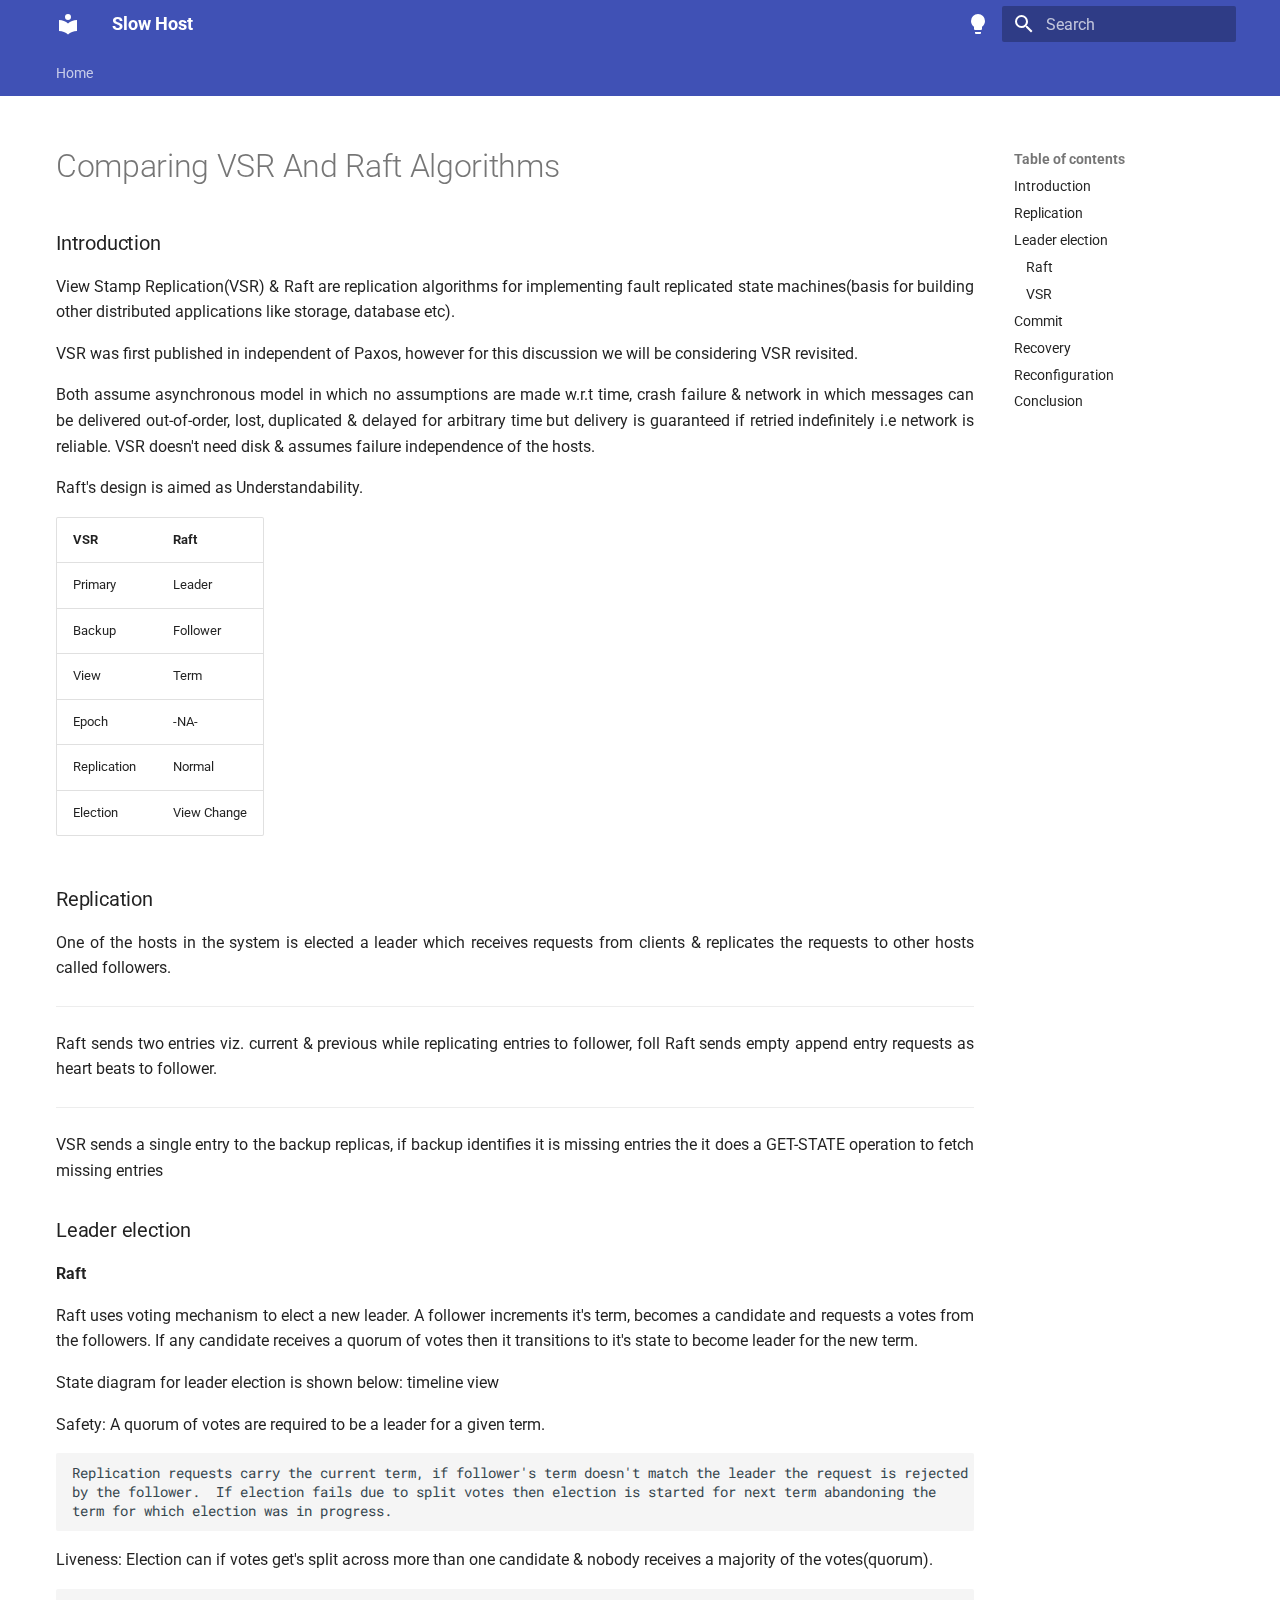
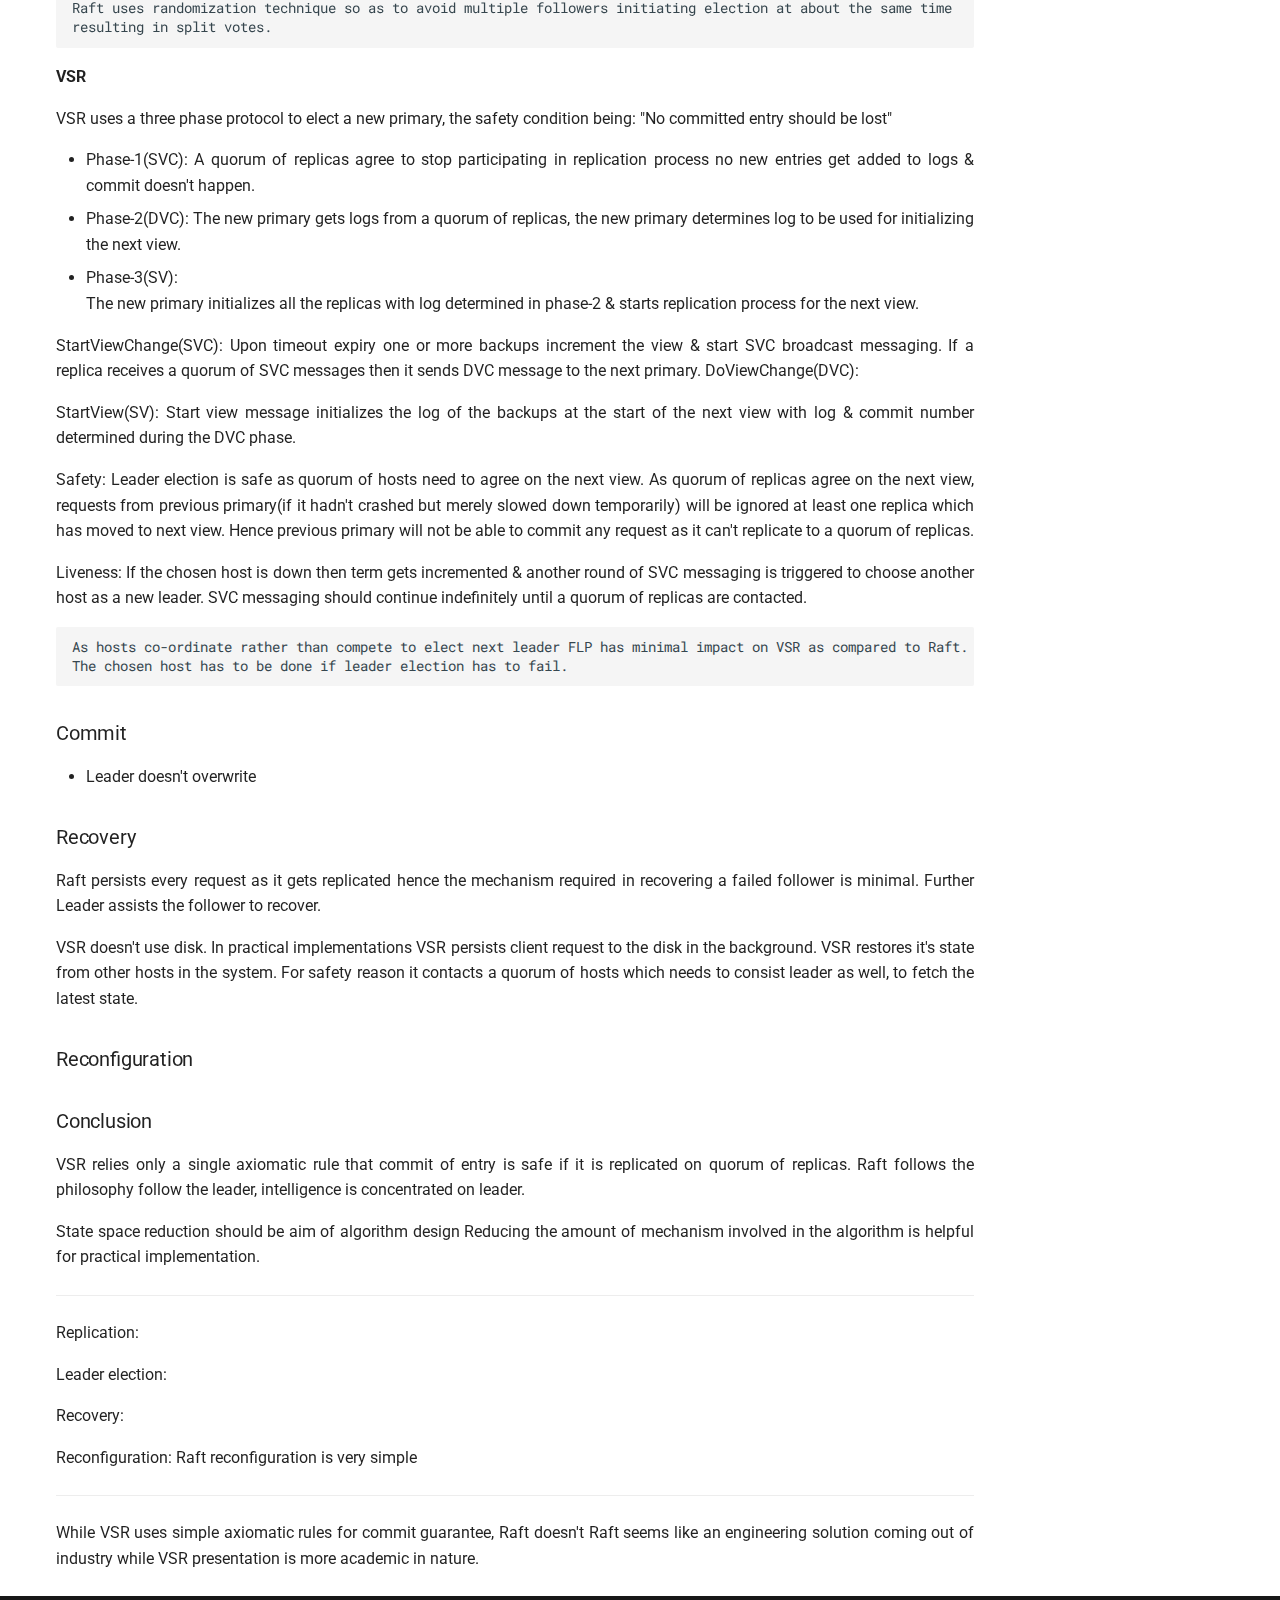
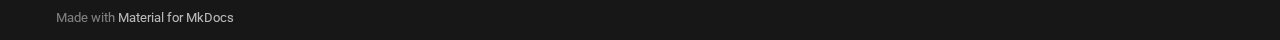
<file: compare/compare-vsr-raft/index.html>
<!doctype html>
<html lang="en" class="no-js">
  <head>
    
      <meta charset="utf-8">
      <meta name="viewport" content="width=device-width,initial-scale=1">
      
      
      
      
      
      
      <link rel="icon" href="../../assets/images/favicon.png">
      <meta name="generator" content="mkdocs-1.5.3, mkdocs-material-9.5.17">
    
    
      
        <title>Comparing VSR And Raft Algorithms - Slow Host</title>
      
    
    
      <link rel="stylesheet" href="../../assets/stylesheets/main.bcfcd587.min.css">
      
        
        <link rel="stylesheet" href="../../assets/stylesheets/palette.06af60db.min.css">
      
      


    
    
      
    
    
      
        
        
        <link rel="preconnect" href="https://fonts.gstatic.com" crossorigin>
        <link rel="stylesheet" href="https://fonts.googleapis.com/css?family=Roboto:300,300i,400,400i,700,700i%7CRoboto+Mono:400,400i,700,700i&display=fallback">
        <style>:root{--md-text-font:"Roboto";--md-code-font:"Roboto Mono"}</style>
      
    
    
      <link rel="stylesheet" href="../../stylesheets/extra.css">
    
    <script>__md_scope=new URL("../..",location),__md_hash=e=>[...e].reduce((e,_)=>(e<<5)-e+_.charCodeAt(0),0),__md_get=(e,_=localStorage,t=__md_scope)=>JSON.parse(_.getItem(t.pathname+"."+e)),__md_set=(e,_,t=localStorage,a=__md_scope)=>{try{t.setItem(a.pathname+"."+e,JSON.stringify(_))}catch(e){}}</script>
    
      

    
    
    
  </head>
  
  
    
    
      
    
    
    
    
    <body dir="ltr" data-md-color-scheme="default" data-md-color-primary="indigo" data-md-color-accent="indigo">
  
    
    <input class="md-toggle" data-md-toggle="drawer" type="checkbox" id="__drawer" autocomplete="off">
    <input class="md-toggle" data-md-toggle="search" type="checkbox" id="__search" autocomplete="off">
    <label class="md-overlay" for="__drawer"></label>
    <div data-md-component="skip">
      
        
        <a href="#introduction" class="md-skip">
          Skip to content
        </a>
      
    </div>
    <div data-md-component="announce">
      
    </div>
    
    
      

<header class="md-header" data-md-component="header">
  <nav class="md-header__inner md-grid" aria-label="Header">
    <a href="../.." title="Slow Host" class="md-header__button md-logo" aria-label="Slow Host" data-md-component="logo">
      
  
  <svg xmlns="http://www.w3.org/2000/svg" viewBox="0 0 24 24"><path d="M12 8a3 3 0 0 0 3-3 3 3 0 0 0-3-3 3 3 0 0 0-3 3 3 3 0 0 0 3 3m0 3.54C9.64 9.35 6.5 8 3 8v11c3.5 0 6.64 1.35 9 3.54 2.36-2.19 5.5-3.54 9-3.54V8c-3.5 0-6.64 1.35-9 3.54Z"/></svg>

    </a>
    <label class="md-header__button md-icon" for="__drawer">
      
      <svg xmlns="http://www.w3.org/2000/svg" viewBox="0 0 24 24"><path d="M3 6h18v2H3V6m0 5h18v2H3v-2m0 5h18v2H3v-2Z"/></svg>
    </label>
    <div class="md-header__title" data-md-component="header-title">
      <div class="md-header__ellipsis">
        <div class="md-header__topic">
          <span class="md-ellipsis">
            Slow Host
          </span>
        </div>
        <div class="md-header__topic" data-md-component="header-topic">
          <span class="md-ellipsis">
            
              Comparing VSR And Raft Algorithms
            
          </span>
        </div>
      </div>
    </div>
    
      
        <form class="md-header__option" data-md-component="palette">
  
    
    
    
    <input class="md-option" data-md-color-media="" data-md-color-scheme="default" data-md-color-primary="indigo" data-md-color-accent="indigo"  aria-label="Switch to dark mode"  type="radio" name="__palette" id="__palette_0">
    
      <label class="md-header__button md-icon" title="Switch to dark mode" for="__palette_1" hidden>
        <svg xmlns="http://www.w3.org/2000/svg" viewBox="0 0 24 24"><path d="M12 2a7 7 0 0 0-7 7c0 2.38 1.19 4.47 3 5.74V17a1 1 0 0 0 1 1h6a1 1 0 0 0 1-1v-2.26c1.81-1.27 3-3.36 3-5.74a7 7 0 0 0-7-7M9 21a1 1 0 0 0 1 1h4a1 1 0 0 0 1-1v-1H9v1Z"/></svg>
      </label>
    
  
    
    
    
    <input class="md-option" data-md-color-media="" data-md-color-scheme="slate" data-md-color-primary="indigo" data-md-color-accent="indigo"  aria-label="Switch to light mode"  type="radio" name="__palette" id="__palette_1">
    
      <label class="md-header__button md-icon" title="Switch to light mode" for="__palette_0" hidden>
        <svg xmlns="http://www.w3.org/2000/svg" viewBox="0 0 24 24"><path d="M12 2a7 7 0 0 1 7 7c0 2.38-1.19 4.47-3 5.74V17a1 1 0 0 1-1 1H9a1 1 0 0 1-1-1v-2.26C6.19 13.47 5 11.38 5 9a7 7 0 0 1 7-7M9 21v-1h6v1a1 1 0 0 1-1 1h-4a1 1 0 0 1-1-1m3-17a5 5 0 0 0-5 5c0 2.05 1.23 3.81 3 4.58V16h4v-2.42c1.77-.77 3-2.53 3-4.58a5 5 0 0 0-5-5Z"/></svg>
      </label>
    
  
</form>
      
    
    
      <script>var media,input,key,value,palette=__md_get("__palette");if(palette&&palette.color){"(prefers-color-scheme)"===palette.color.media&&(media=matchMedia("(prefers-color-scheme: light)"),input=document.querySelector(media.matches?"[data-md-color-media='(prefers-color-scheme: light)']":"[data-md-color-media='(prefers-color-scheme: dark)']"),palette.color.media=input.getAttribute("data-md-color-media"),palette.color.scheme=input.getAttribute("data-md-color-scheme"),palette.color.primary=input.getAttribute("data-md-color-primary"),palette.color.accent=input.getAttribute("data-md-color-accent"));for([key,value]of Object.entries(palette.color))document.body.setAttribute("data-md-color-"+key,value)}</script>
    
    
    
      <label class="md-header__button md-icon" for="__search">
        
        <svg xmlns="http://www.w3.org/2000/svg" viewBox="0 0 24 24"><path d="M9.5 3A6.5 6.5 0 0 1 16 9.5c0 1.61-.59 3.09-1.56 4.23l.27.27h.79l5 5-1.5 1.5-5-5v-.79l-.27-.27A6.516 6.516 0 0 1 9.5 16 6.5 6.5 0 0 1 3 9.5 6.5 6.5 0 0 1 9.5 3m0 2C7 5 5 7 5 9.5S7 14 9.5 14 14 12 14 9.5 12 5 9.5 5Z"/></svg>
      </label>
      <div class="md-search" data-md-component="search" role="dialog">
  <label class="md-search__overlay" for="__search"></label>
  <div class="md-search__inner" role="search">
    <form class="md-search__form" name="search">
      <input type="text" class="md-search__input" name="query" aria-label="Search" placeholder="Search" autocapitalize="off" autocorrect="off" autocomplete="off" spellcheck="false" data-md-component="search-query" required>
      <label class="md-search__icon md-icon" for="__search">
        
        <svg xmlns="http://www.w3.org/2000/svg" viewBox="0 0 24 24"><path d="M9.5 3A6.5 6.5 0 0 1 16 9.5c0 1.61-.59 3.09-1.56 4.23l.27.27h.79l5 5-1.5 1.5-5-5v-.79l-.27-.27A6.516 6.516 0 0 1 9.5 16 6.5 6.5 0 0 1 3 9.5 6.5 6.5 0 0 1 9.5 3m0 2C7 5 5 7 5 9.5S7 14 9.5 14 14 12 14 9.5 12 5 9.5 5Z"/></svg>
        
        <svg xmlns="http://www.w3.org/2000/svg" viewBox="0 0 24 24"><path d="M20 11v2H8l5.5 5.5-1.42 1.42L4.16 12l7.92-7.92L13.5 5.5 8 11h12Z"/></svg>
      </label>
      <nav class="md-search__options" aria-label="Search">
        
        <button type="reset" class="md-search__icon md-icon" title="Clear" aria-label="Clear" tabindex="-1">
          
          <svg xmlns="http://www.w3.org/2000/svg" viewBox="0 0 24 24"><path d="M19 6.41 17.59 5 12 10.59 6.41 5 5 6.41 10.59 12 5 17.59 6.41 19 12 13.41 17.59 19 19 17.59 13.41 12 19 6.41Z"/></svg>
        </button>
      </nav>
      
    </form>
    <div class="md-search__output">
      <div class="md-search__scrollwrap" data-md-scrollfix>
        <div class="md-search-result" data-md-component="search-result">
          <div class="md-search-result__meta">
            Initializing search
          </div>
          <ol class="md-search-result__list" role="presentation"></ol>
        </div>
      </div>
    </div>
  </div>
</div>
    
    
  </nav>
  
</header>
    
    <div class="md-container" data-md-component="container">
      
      
        
          
            
<nav class="md-tabs" aria-label="Tabs" data-md-component="tabs">
  <div class="md-grid">
    <ul class="md-tabs__list">
      
        
  
  
  
    <li class="md-tabs__item">
      <a href="../.." class="md-tabs__link">
        
  
    
  
  Home

      </a>
    </li>
  

      
    </ul>
  </div>
</nav>
          
        
      
      <main class="md-main" data-md-component="main">
        <div class="md-main__inner md-grid">
          
            
              
                
              
              <div class="md-sidebar md-sidebar--primary" data-md-component="sidebar" data-md-type="navigation" hidden>
                <div class="md-sidebar__scrollwrap">
                  <div class="md-sidebar__inner">
                    


  


<nav class="md-nav md-nav--primary md-nav--lifted" aria-label="Navigation" data-md-level="0">
  <label class="md-nav__title" for="__drawer">
    <a href="../.." title="Slow Host" class="md-nav__button md-logo" aria-label="Slow Host" data-md-component="logo">
      
  
  <svg xmlns="http://www.w3.org/2000/svg" viewBox="0 0 24 24"><path d="M12 8a3 3 0 0 0 3-3 3 3 0 0 0-3-3 3 3 0 0 0-3 3 3 3 0 0 0 3 3m0 3.54C9.64 9.35 6.5 8 3 8v11c3.5 0 6.64 1.35 9 3.54 2.36-2.19 5.5-3.54 9-3.54V8c-3.5 0-6.64 1.35-9 3.54Z"/></svg>

    </a>
    Slow Host
  </label>
  
  <ul class="md-nav__list" data-md-scrollfix>
    
      
      
  
  
  
  
    <li class="md-nav__item">
      <a href="../.." class="md-nav__link">
        
  
  <span class="md-ellipsis">
    Home
  </span>
  

      </a>
    </li>
  

    
  </ul>
</nav>
                  </div>
                </div>
              </div>
            
            
              
                
              
              <div class="md-sidebar md-sidebar--secondary" data-md-component="sidebar" data-md-type="toc" >
                <div class="md-sidebar__scrollwrap">
                  <div class="md-sidebar__inner">
                    

<nav class="md-nav md-nav--secondary" aria-label="Table of contents">
  
  
  
  
    <label class="md-nav__title" for="__toc">
      <span class="md-nav__icon md-icon"></span>
      Table of contents
    </label>
    <ul class="md-nav__list" data-md-component="toc" data-md-scrollfix>
      
        <li class="md-nav__item">
  <a href="#introduction" class="md-nav__link">
    <span class="md-ellipsis">
      Introduction
    </span>
  </a>
  
</li>
      
        <li class="md-nav__item">
  <a href="#replication" class="md-nav__link">
    <span class="md-ellipsis">
      Replication
    </span>
  </a>
  
</li>
      
        <li class="md-nav__item">
  <a href="#leader-election" class="md-nav__link">
    <span class="md-ellipsis">
      Leader election
    </span>
  </a>
  
    <nav class="md-nav" aria-label="Leader election">
      <ul class="md-nav__list">
        
          <li class="md-nav__item">
  <a href="#raft" class="md-nav__link">
    <span class="md-ellipsis">
      Raft
    </span>
  </a>
  
</li>
        
          <li class="md-nav__item">
  <a href="#vsr" class="md-nav__link">
    <span class="md-ellipsis">
      VSR
    </span>
  </a>
  
</li>
        
      </ul>
    </nav>
  
</li>
      
        <li class="md-nav__item">
  <a href="#commit" class="md-nav__link">
    <span class="md-ellipsis">
      Commit
    </span>
  </a>
  
</li>
      
        <li class="md-nav__item">
  <a href="#recovery" class="md-nav__link">
    <span class="md-ellipsis">
      Recovery
    </span>
  </a>
  
</li>
      
        <li class="md-nav__item">
  <a href="#reconfiguration" class="md-nav__link">
    <span class="md-ellipsis">
      Reconfiguration
    </span>
  </a>
  
</li>
      
        <li class="md-nav__item">
  <a href="#conclusion" class="md-nav__link">
    <span class="md-ellipsis">
      Conclusion
    </span>
  </a>
  
</li>
      
    </ul>
  
</nav>
                  </div>
                </div>
              </div>
            
          
          
            <div class="md-content" data-md-component="content">
              <article class="md-content__inner md-typeset">
                
                  


  <h1>Comparing VSR And Raft Algorithms</h1>

<h3 id="introduction">Introduction<a class="headerlink" href="#introduction" title="Permanent link">&para;</a></h3>
<p>View Stamp Replication(VSR) &amp; Raft are replication algorithms for implementing fault replicated state machines(basis for building other
distributed applications like storage, database etc). </p>
<p>VSR was first published in <todo> independent of Paxos, however for this discussion we will be considering VSR revisited.  </p>
<p>Both assume asynchronous model in which no assumptions are made w.r.t time, crash failure &amp; network in which messages can be 
delivered out-of-order, lost, duplicated &amp; delayed for arbitrary time but delivery is guaranteed if retried indefinitely i.e network is reliable. 
VSR doesn't need disk &amp; assumes failure independence of the hosts.</p>
<p>Raft's design is aimed as Understandability.</p>
<table>
<thead>
<tr>
<th>VSR</th>
<th>Raft</th>
</tr>
</thead>
<tbody>
<tr>
<td>Primary</td>
<td>Leader</td>
</tr>
<tr>
<td>Backup</td>
<td>Follower</td>
</tr>
<tr>
<td>View</td>
<td>Term</td>
</tr>
<tr>
<td>Epoch</td>
<td>-NA-</td>
</tr>
<tr>
<td>Replication</td>
<td>Normal</td>
</tr>
<tr>
<td>Election</td>
<td>View Change</td>
</tr>
</tbody>
</table>
<h3 id="replication">Replication<a class="headerlink" href="#replication" title="Permanent link">&para;</a></h3>
<p>One of the hosts in the system is elected a leader which receives requests from clients &amp; replicates the 
requests to other hosts called followers.</p>
<hr />
<p>Raft sends two entries viz. current &amp; previous while replicating entries to follower, foll
Raft sends empty append entry requests as heart beats to follower.</p>
<hr />
<p>VSR sends a single entry to the backup replicas, if backup identifies it is missing entries 
the it does a GET-STATE operation to fetch missing entries</p>
<h3 id="leader-election">Leader election<a class="headerlink" href="#leader-election" title="Permanent link">&para;</a></h3>
<h4 id="raft">Raft<a class="headerlink" href="#raft" title="Permanent link">&para;</a></h4>
<p>Raft uses voting mechanism to elect a new leader. A follower increments it's term, becomes a candidate 
and requests a votes from the followers. If any candidate receives a quorum of votes then it transitions to it's 
state to become leader for the new term. </p>
<p><todo> State diagram for leader election is shown below: 
<todo> timeline view</p>
<p>Safety: 
    A quorum of votes are required to be a leader for a given term. </p>
<div class="language-text highlight"><pre><span></span><code>Replication requests carry the current term, if follower&#39;s term doesn&#39;t match the leader the request is rejected 
by the follower.  If election fails due to split votes then election is started for next term abandoning the 
term for which election was in progress.
</code></pre></div>
<p>Liveness:
    Election can if votes get's split across more than one candidate &amp; nobody receives a majority of the votes(quorum). </p>
<div class="language-text highlight"><pre><span></span><code>Raft uses randomization technique so as to avoid multiple followers initiating election at about the same time
resulting in split votes.
</code></pre></div>
<h4 id="vsr">VSR<a class="headerlink" href="#vsr" title="Permanent link">&para;</a></h4>
<p>VSR uses a three phase protocol to elect a new primary, the safety condition being: "No committed entry should be lost" </p>
<ul>
<li>Phase-1(SVC): 
    A quorum of replicas agree to stop participating in replication process no new entries get added to logs &amp; commit
    doesn't happen. </li>
<li>Phase-2(DVC): 
    The new primary gets logs from a quorum of replicas, the new primary determines log to be used for initializing 
    the next view.</li>
<li>Phase-3(SV):<br />
    The new primary initializes all the replicas with log determined in phase-2 &amp; starts replication process for the 
    next view.    </li>
</ul>
<p>StartViewChange(SVC): 
    Upon timeout expiry one or more backups increment the view &amp; start SVC broadcast messaging. 
    If a replica receives a quorum of SVC messages then it sends DVC message to the next primary.
DoViewChange(DVC): </p>
<p>StartView(SV): 
    Start view message initializes the log of the backups at the start of the next view 
    with log &amp; commit number determined during the DVC phase.</p>
<p>Safety: 
    Leader election is safe as quorum of hosts need to agree on the next view. 
    As quorum of replicas agree on the next view, requests from previous primary(if it hadn't crashed but merely 
    slowed down temporarily) will be ignored at least one replica which has moved to next view. 
    Hence previous primary will not be able to commit any request as it can't replicate to a quorum of replicas.</p>
<p>Liveness: 
    If the chosen host is down then term gets incremented &amp; another round of SVC messaging is triggered to choose 
    another host as a new leader. SVC messaging should continue indefinitely until a quorum of replicas are contacted.</p>
<div class="language-text highlight"><pre><span></span><code>As hosts co-ordinate rather than compete to elect next leader FLP has minimal impact on VSR as compared to Raft. 
The chosen host has to be done if leader election has to fail.
</code></pre></div>
<h3 id="commit">Commit<a class="headerlink" href="#commit" title="Permanent link">&para;</a></h3>
<ul>
<li>Leader doesn't overwrite</li>
</ul>
<h3 id="recovery">Recovery<a class="headerlink" href="#recovery" title="Permanent link">&para;</a></h3>
<p>Raft persists every request as it gets replicated hence the mechanism required in recovering a failed follower is minimal. 
Further Leader assists the follower to recover. </p>
<p>VSR doesn't use disk. In practical implementations VSR persists client request to the disk in the background. 
VSR restores it's state from other hosts in the system. For safety reason it contacts a quorum of hosts which 
needs to consist leader as well, to fetch the latest state.</p>
<h3 id="reconfiguration">Reconfiguration<a class="headerlink" href="#reconfiguration" title="Permanent link">&para;</a></h3>
<h3 id="conclusion">Conclusion<a class="headerlink" href="#conclusion" title="Permanent link">&para;</a></h3>
<p>VSR relies only a single axiomatic rule that commit of entry is safe if it is replicated on quorum of replicas.
Raft follows the philosophy follow the leader, intelligence is concentrated on leader.</p>
<p>State space reduction should be aim of algorithm design 
Reducing the amount of mechanism involved in the algorithm is helpful for practical implementation.</p>
<hr />
<p>Replication:</p>
<p>Leader election:</p>
<p>Recovery: </p>
<p>Reconfiguration: 
    Raft reconfiguration is very simple</p>
<hr />
<p>While VSR uses simple axiomatic rules for commit guarantee, Raft doesn't 
Raft seems like an engineering solution coming out of industry while VSR presentation is more academic in nature.</p>







  
  




  



                
              </article>
            </div>
          
          
<script>var target=document.getElementById(location.hash.slice(1));target&&target.name&&(target.checked=target.name.startsWith("__tabbed_"))</script>
        </div>
        
          <button type="button" class="md-top md-icon" data-md-component="top" hidden>
  
  <svg xmlns="http://www.w3.org/2000/svg" viewBox="0 0 24 24"><path d="M13 20h-2V8l-5.5 5.5-1.42-1.42L12 4.16l7.92 7.92-1.42 1.42L13 8v12Z"/></svg>
  Back to top
</button>
        
      </main>
      
        <footer class="md-footer">
  
  <div class="md-footer-meta md-typeset">
    <div class="md-footer-meta__inner md-grid">
      <div class="md-copyright">
  
  
    Made with
    <a href="https://squidfunk.github.io/mkdocs-material/" target="_blank" rel="noopener">
      Material for MkDocs
    </a>
  
</div>
      
    </div>
  </div>
</footer>
      
    </div>
    <div class="md-dialog" data-md-component="dialog">
      <div class="md-dialog__inner md-typeset"></div>
    </div>
    
    
    <script id="__config" type="application/json">{"base": "../..", "features": ["navigation.tabs", "toc.follow", "content.action.edit", "navigation.top"], "search": "../../assets/javascripts/workers/search.b8dbb3d2.min.js", "translations": {"clipboard.copied": "Copied to clipboard", "clipboard.copy": "Copy to clipboard", "search.result.more.one": "1 more on this page", "search.result.more.other": "# more on this page", "search.result.none": "No matching documents", "search.result.one": "1 matching document", "search.result.other": "# matching documents", "search.result.placeholder": "Type to start searching", "search.result.term.missing": "Missing", "select.version": "Select version"}}</script>
    
    
      <script src="../../assets/javascripts/bundle.1e8ae164.min.js"></script>
      
    
  </body>
</html>
</file>
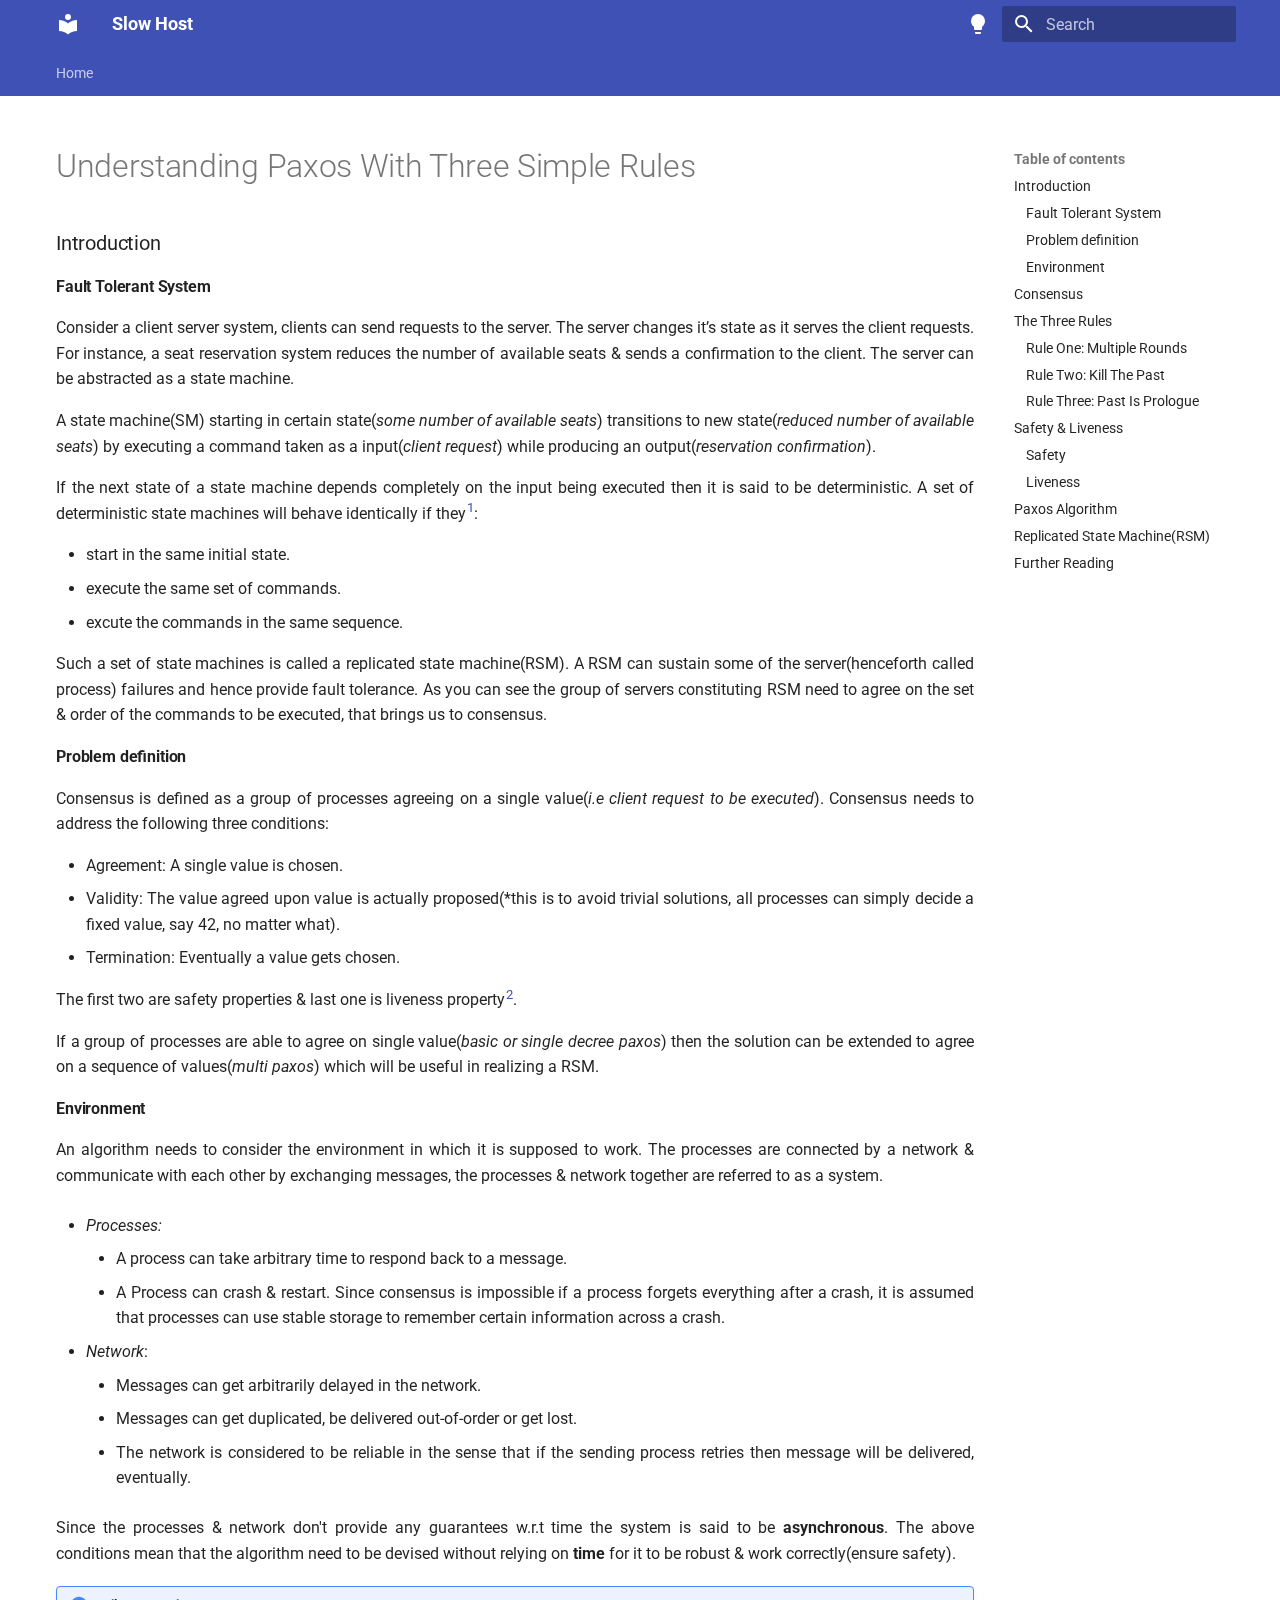
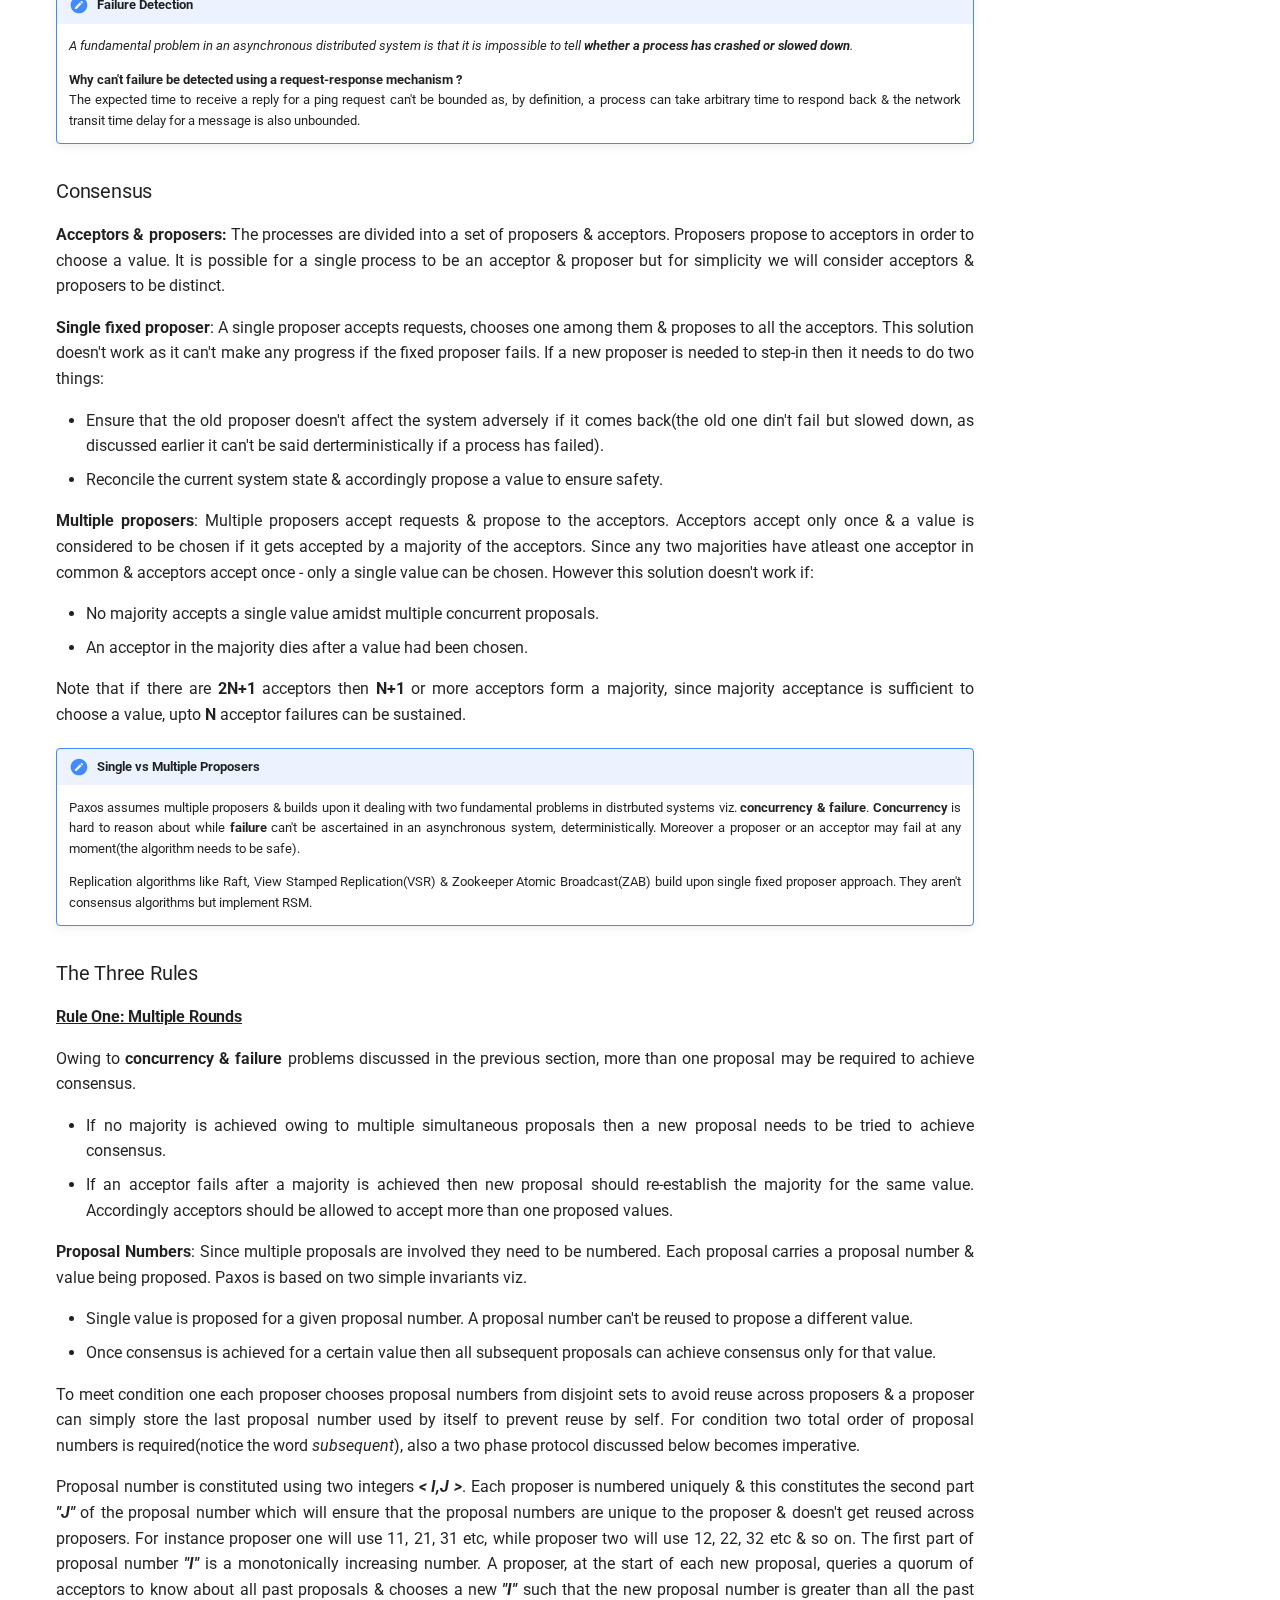
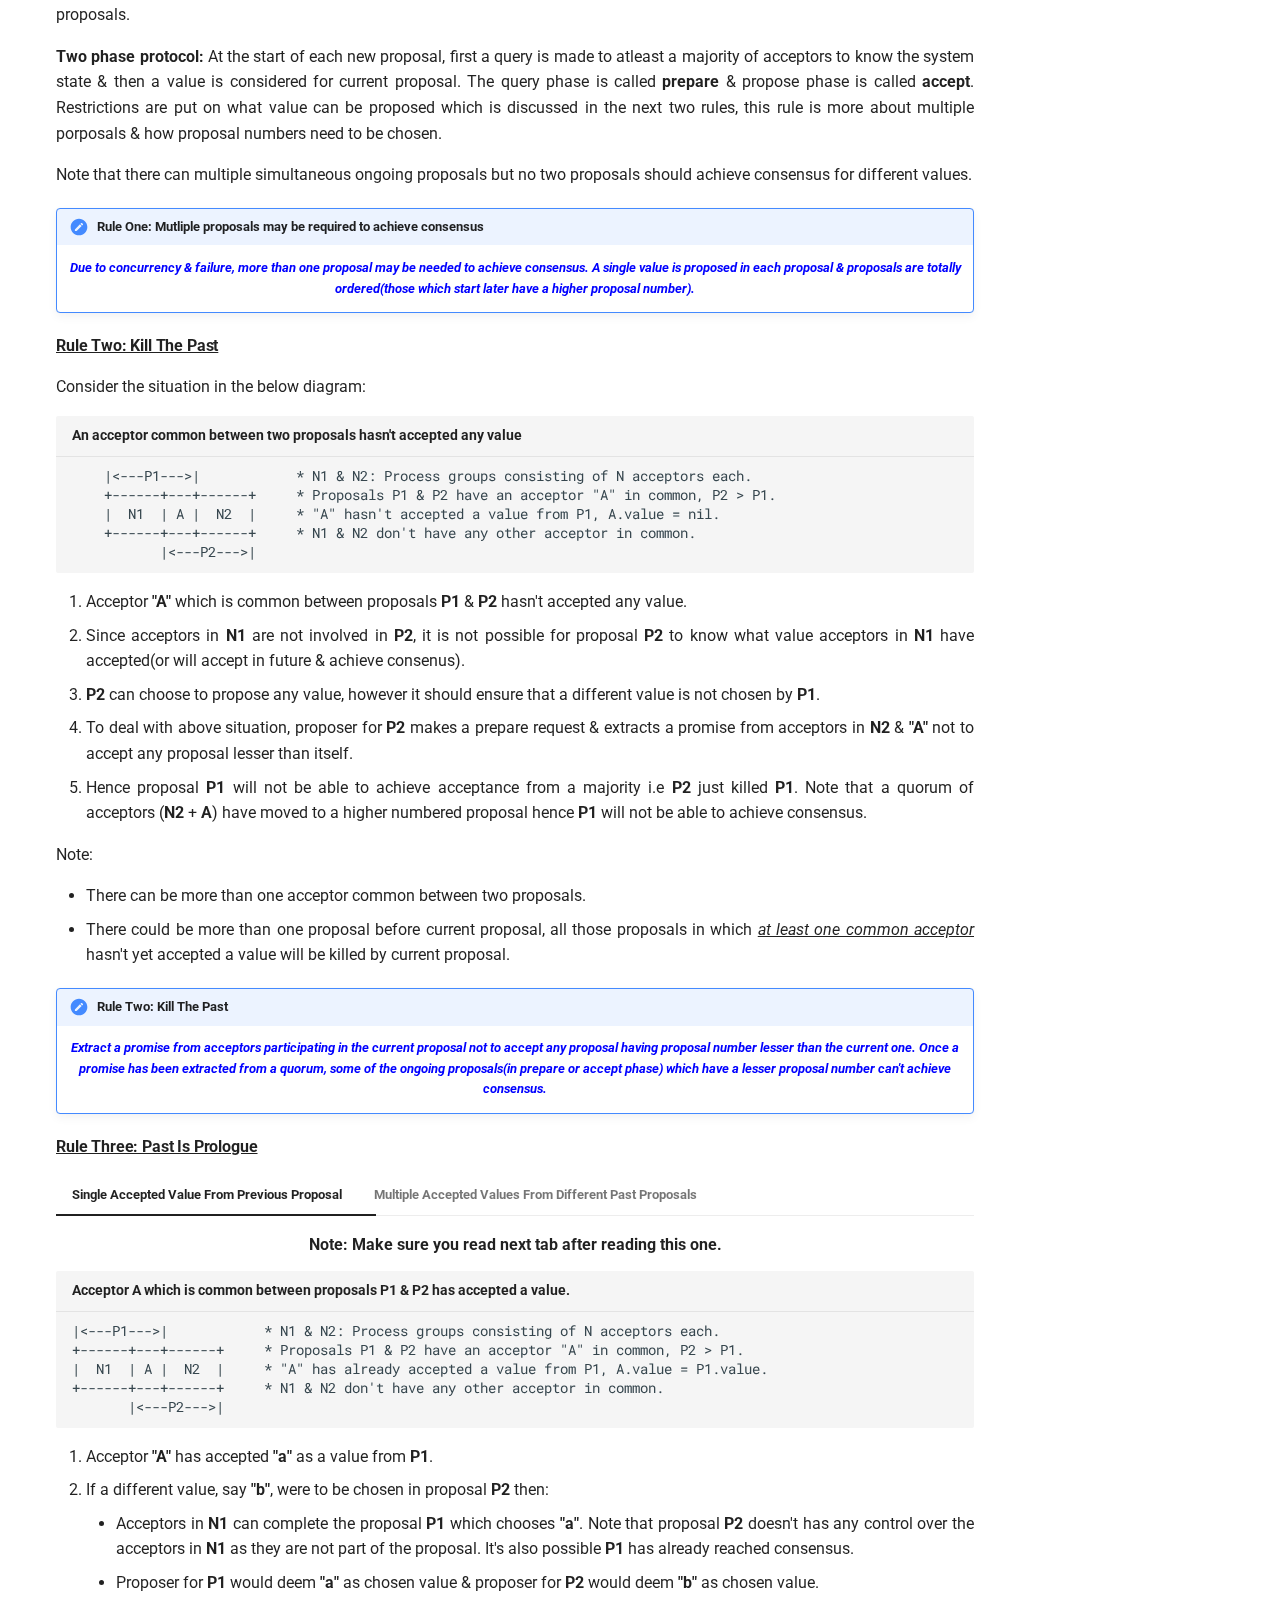
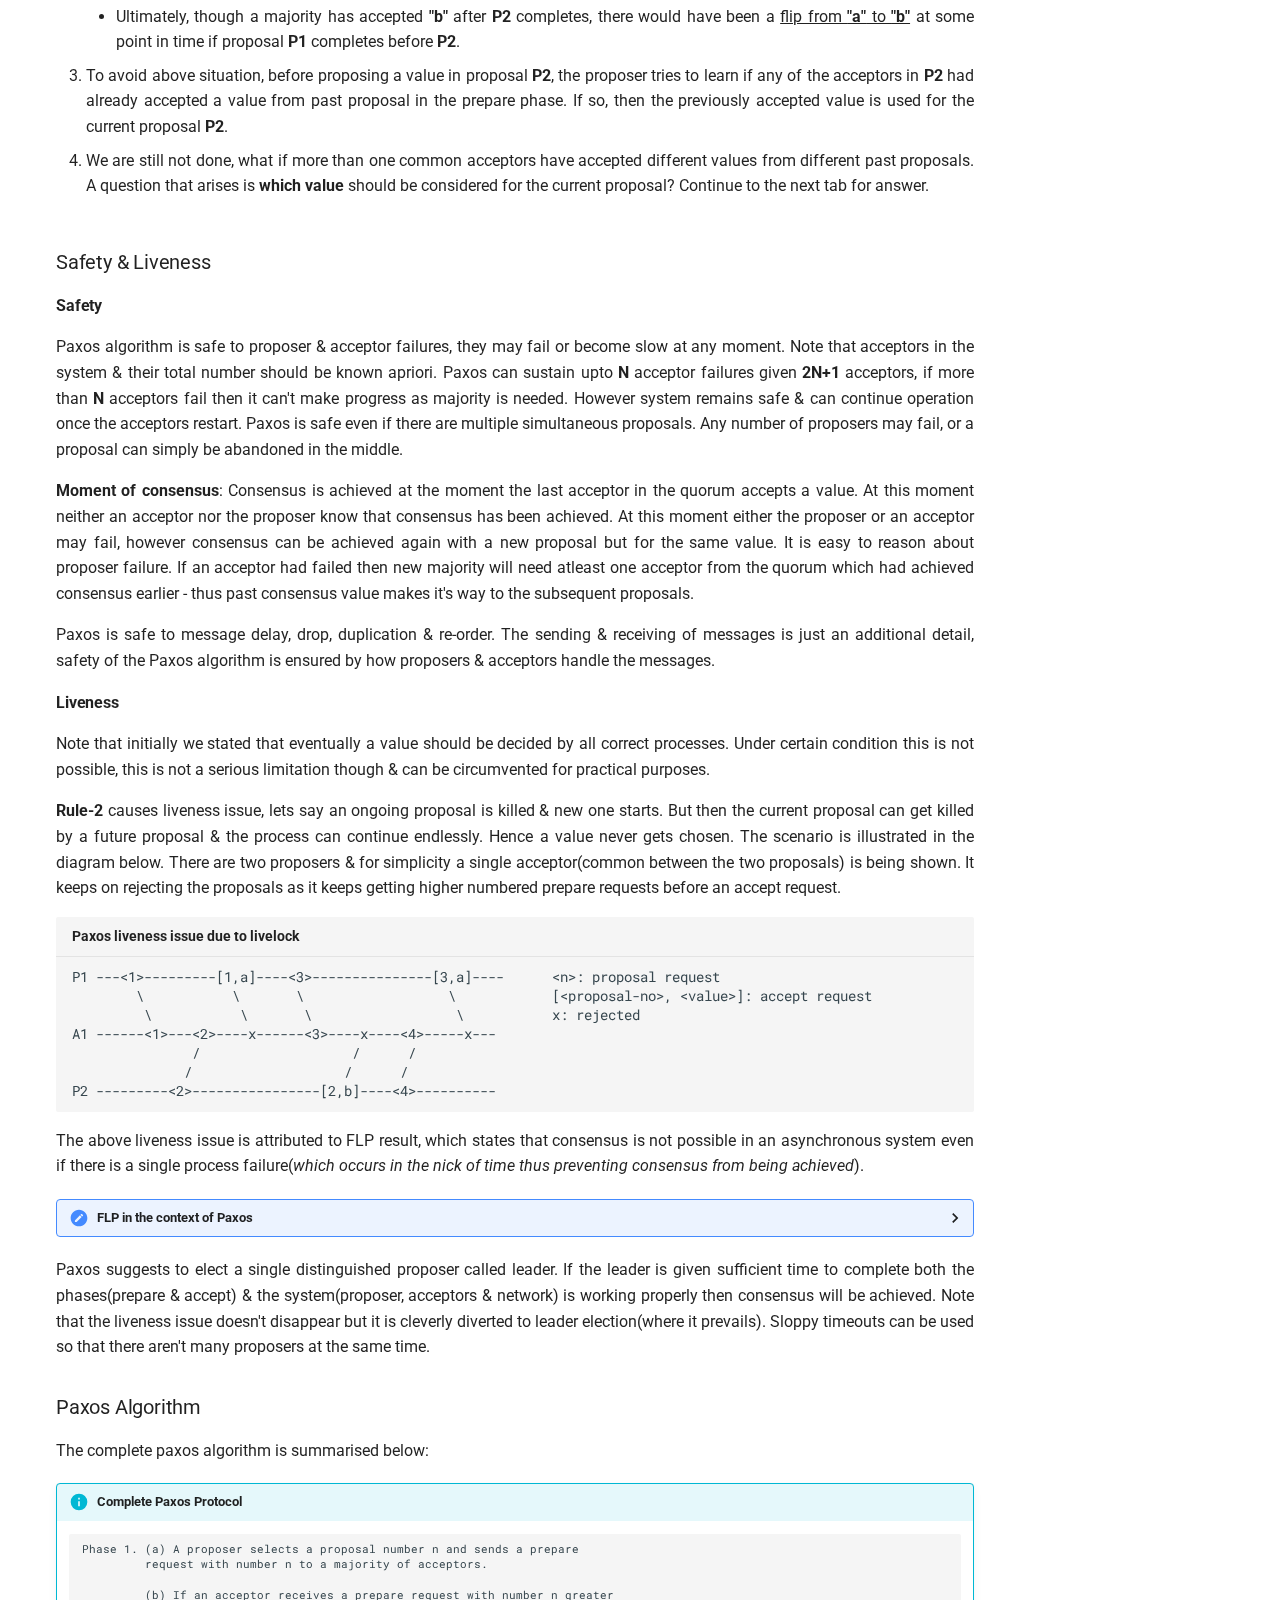
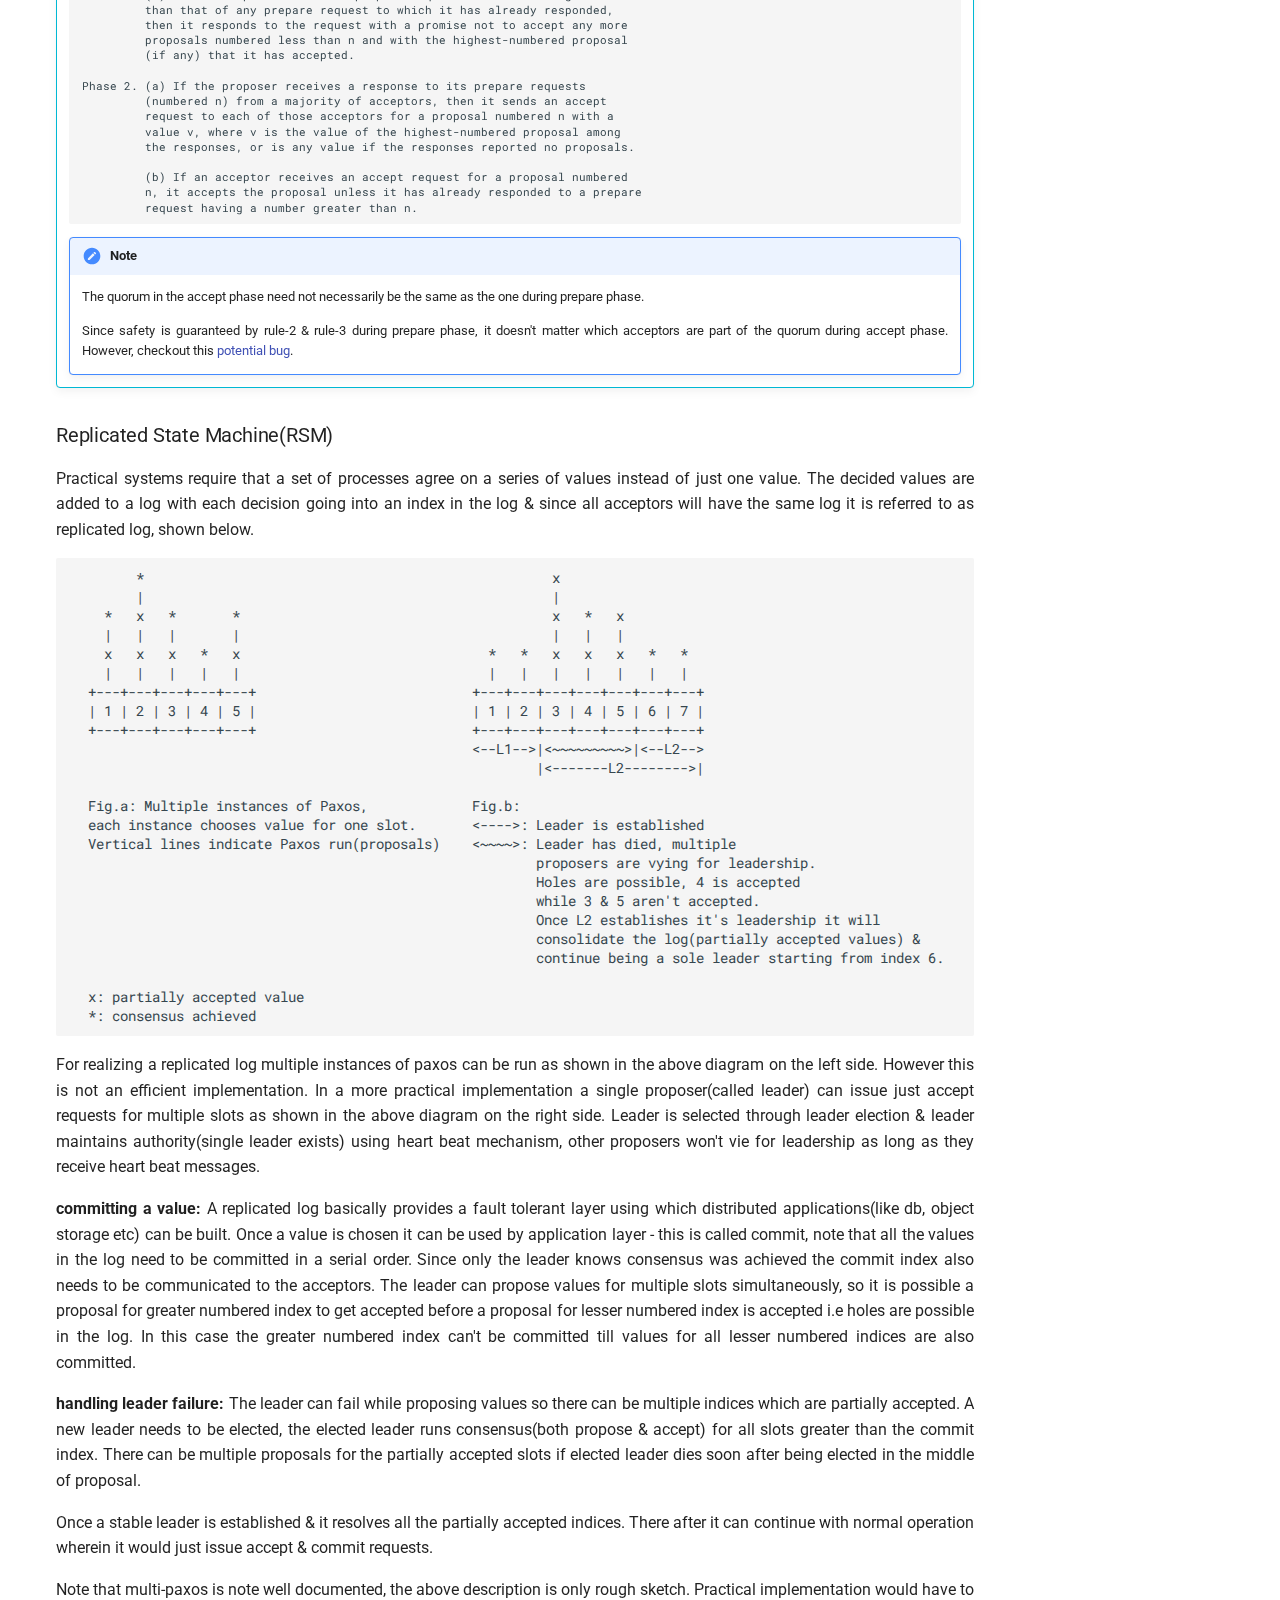
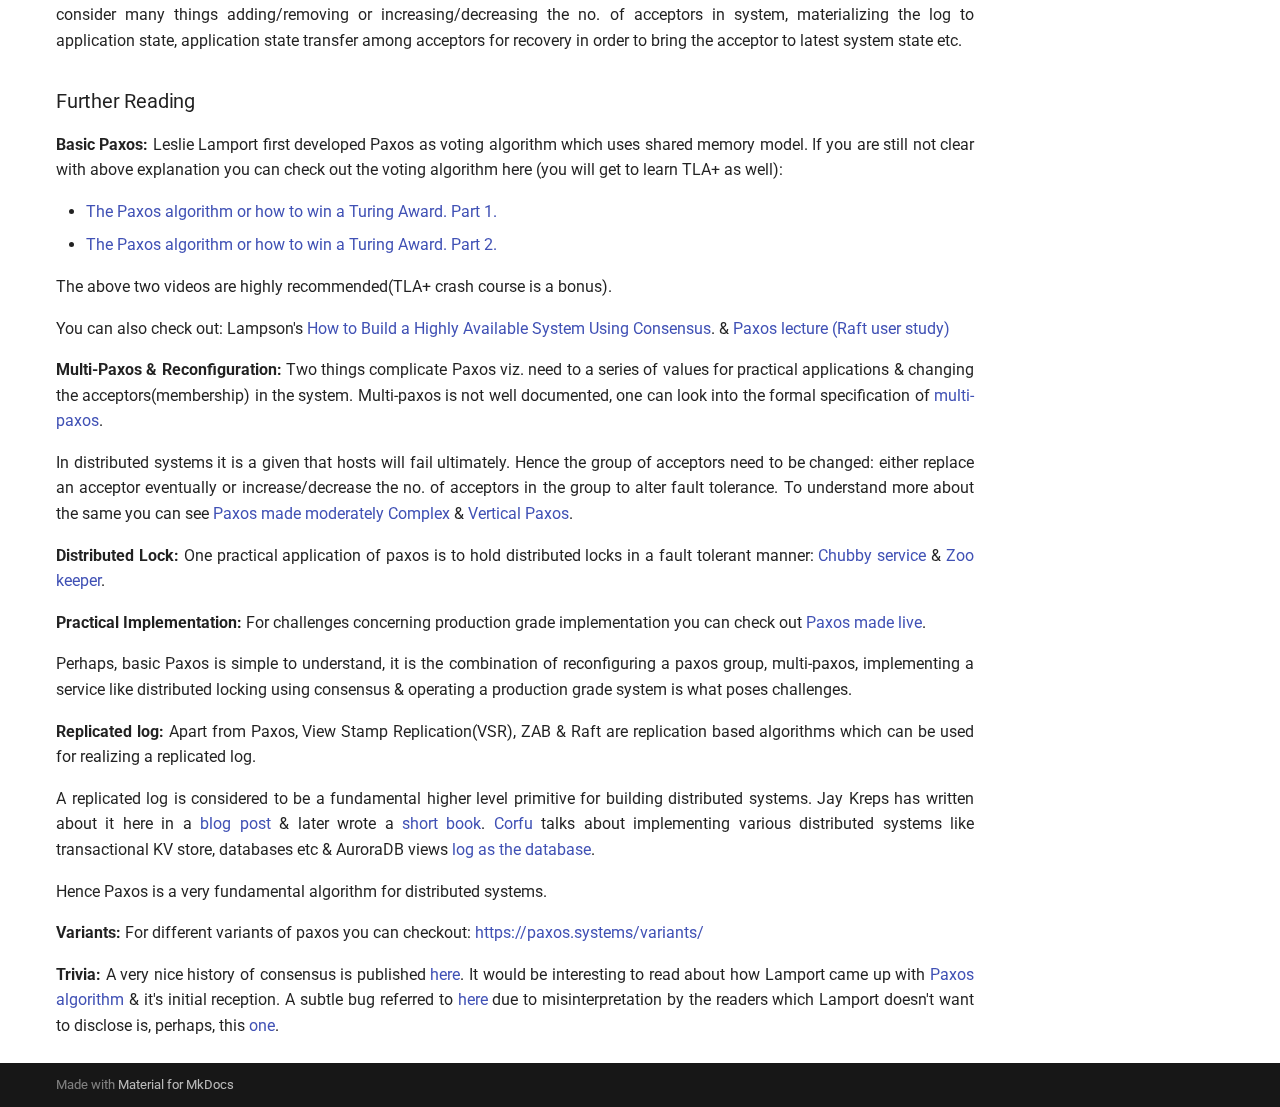
<file: paxos/understand-paxos/index.html>
<!doctype html>
<html lang="en" class="no-js">
  <head>
    
      <meta charset="utf-8">
      <meta name="viewport" content="width=device-width,initial-scale=1">
      
      
      
      
      
      
      <link rel="icon" href="../../assets/images/favicon.png">
      <meta name="generator" content="mkdocs-1.5.3, mkdocs-material-9.5.17">
    
    
      
        <title>Understanding Paxos With Three Simple Rules - Slow Host</title>
      
    
    
      <link rel="stylesheet" href="../../assets/stylesheets/main.bcfcd587.min.css">
      
        
        <link rel="stylesheet" href="../../assets/stylesheets/palette.06af60db.min.css">
      
      


    
    
      
    
    
      
        
        
        <link rel="preconnect" href="https://fonts.gstatic.com" crossorigin>
        <link rel="stylesheet" href="https://fonts.googleapis.com/css?family=Roboto:300,300i,400,400i,700,700i%7CRoboto+Mono:400,400i,700,700i&display=fallback">
        <style>:root{--md-text-font:"Roboto";--md-code-font:"Roboto Mono"}</style>
      
    
    
      <link rel="stylesheet" href="../../stylesheets/extra.css">
    
    <script>__md_scope=new URL("../..",location),__md_hash=e=>[...e].reduce((e,_)=>(e<<5)-e+_.charCodeAt(0),0),__md_get=(e,_=localStorage,t=__md_scope)=>JSON.parse(_.getItem(t.pathname+"."+e)),__md_set=(e,_,t=localStorage,a=__md_scope)=>{try{t.setItem(a.pathname+"."+e,JSON.stringify(_))}catch(e){}}</script>
    
      

    
    
    
  </head>
  
  
    
    
      
    
    
    
    
    <body dir="ltr" data-md-color-scheme="default" data-md-color-primary="indigo" data-md-color-accent="indigo">
  
    
    <input class="md-toggle" data-md-toggle="drawer" type="checkbox" id="__drawer" autocomplete="off">
    <input class="md-toggle" data-md-toggle="search" type="checkbox" id="__search" autocomplete="off">
    <label class="md-overlay" for="__drawer"></label>
    <div data-md-component="skip">
      
        
        <a href="#introduction" class="md-skip">
          Skip to content
        </a>
      
    </div>
    <div data-md-component="announce">
      
    </div>
    
    
      

<header class="md-header" data-md-component="header">
  <nav class="md-header__inner md-grid" aria-label="Header">
    <a href="../.." title="Slow Host" class="md-header__button md-logo" aria-label="Slow Host" data-md-component="logo">
      
  
  <svg xmlns="http://www.w3.org/2000/svg" viewBox="0 0 24 24"><path d="M12 8a3 3 0 0 0 3-3 3 3 0 0 0-3-3 3 3 0 0 0-3 3 3 3 0 0 0 3 3m0 3.54C9.64 9.35 6.5 8 3 8v11c3.5 0 6.64 1.35 9 3.54 2.36-2.19 5.5-3.54 9-3.54V8c-3.5 0-6.64 1.35-9 3.54Z"/></svg>

    </a>
    <label class="md-header__button md-icon" for="__drawer">
      
      <svg xmlns="http://www.w3.org/2000/svg" viewBox="0 0 24 24"><path d="M3 6h18v2H3V6m0 5h18v2H3v-2m0 5h18v2H3v-2Z"/></svg>
    </label>
    <div class="md-header__title" data-md-component="header-title">
      <div class="md-header__ellipsis">
        <div class="md-header__topic">
          <span class="md-ellipsis">
            Slow Host
          </span>
        </div>
        <div class="md-header__topic" data-md-component="header-topic">
          <span class="md-ellipsis">
            
              Understanding Paxos With Three Simple Rules
            
          </span>
        </div>
      </div>
    </div>
    
      
        <form class="md-header__option" data-md-component="palette">
  
    
    
    
    <input class="md-option" data-md-color-media="" data-md-color-scheme="default" data-md-color-primary="indigo" data-md-color-accent="indigo"  aria-label="Switch to dark mode"  type="radio" name="__palette" id="__palette_0">
    
      <label class="md-header__button md-icon" title="Switch to dark mode" for="__palette_1" hidden>
        <svg xmlns="http://www.w3.org/2000/svg" viewBox="0 0 24 24"><path d="M12 2a7 7 0 0 0-7 7c0 2.38 1.19 4.47 3 5.74V17a1 1 0 0 0 1 1h6a1 1 0 0 0 1-1v-2.26c1.81-1.27 3-3.36 3-5.74a7 7 0 0 0-7-7M9 21a1 1 0 0 0 1 1h4a1 1 0 0 0 1-1v-1H9v1Z"/></svg>
      </label>
    
  
    
    
    
    <input class="md-option" data-md-color-media="" data-md-color-scheme="slate" data-md-color-primary="indigo" data-md-color-accent="indigo"  aria-label="Switch to light mode"  type="radio" name="__palette" id="__palette_1">
    
      <label class="md-header__button md-icon" title="Switch to light mode" for="__palette_0" hidden>
        <svg xmlns="http://www.w3.org/2000/svg" viewBox="0 0 24 24"><path d="M12 2a7 7 0 0 1 7 7c0 2.38-1.19 4.47-3 5.74V17a1 1 0 0 1-1 1H9a1 1 0 0 1-1-1v-2.26C6.19 13.47 5 11.38 5 9a7 7 0 0 1 7-7M9 21v-1h6v1a1 1 0 0 1-1 1h-4a1 1 0 0 1-1-1m3-17a5 5 0 0 0-5 5c0 2.05 1.23 3.81 3 4.58V16h4v-2.42c1.77-.77 3-2.53 3-4.58a5 5 0 0 0-5-5Z"/></svg>
      </label>
    
  
</form>
      
    
    
      <script>var media,input,key,value,palette=__md_get("__palette");if(palette&&palette.color){"(prefers-color-scheme)"===palette.color.media&&(media=matchMedia("(prefers-color-scheme: light)"),input=document.querySelector(media.matches?"[data-md-color-media='(prefers-color-scheme: light)']":"[data-md-color-media='(prefers-color-scheme: dark)']"),palette.color.media=input.getAttribute("data-md-color-media"),palette.color.scheme=input.getAttribute("data-md-color-scheme"),palette.color.primary=input.getAttribute("data-md-color-primary"),palette.color.accent=input.getAttribute("data-md-color-accent"));for([key,value]of Object.entries(palette.color))document.body.setAttribute("data-md-color-"+key,value)}</script>
    
    
    
      <label class="md-header__button md-icon" for="__search">
        
        <svg xmlns="http://www.w3.org/2000/svg" viewBox="0 0 24 24"><path d="M9.5 3A6.5 6.5 0 0 1 16 9.5c0 1.61-.59 3.09-1.56 4.23l.27.27h.79l5 5-1.5 1.5-5-5v-.79l-.27-.27A6.516 6.516 0 0 1 9.5 16 6.5 6.5 0 0 1 3 9.5 6.5 6.5 0 0 1 9.5 3m0 2C7 5 5 7 5 9.5S7 14 9.5 14 14 12 14 9.5 12 5 9.5 5Z"/></svg>
      </label>
      <div class="md-search" data-md-component="search" role="dialog">
  <label class="md-search__overlay" for="__search"></label>
  <div class="md-search__inner" role="search">
    <form class="md-search__form" name="search">
      <input type="text" class="md-search__input" name="query" aria-label="Search" placeholder="Search" autocapitalize="off" autocorrect="off" autocomplete="off" spellcheck="false" data-md-component="search-query" required>
      <label class="md-search__icon md-icon" for="__search">
        
        <svg xmlns="http://www.w3.org/2000/svg" viewBox="0 0 24 24"><path d="M9.5 3A6.5 6.5 0 0 1 16 9.5c0 1.61-.59 3.09-1.56 4.23l.27.27h.79l5 5-1.5 1.5-5-5v-.79l-.27-.27A6.516 6.516 0 0 1 9.5 16 6.5 6.5 0 0 1 3 9.5 6.5 6.5 0 0 1 9.5 3m0 2C7 5 5 7 5 9.5S7 14 9.5 14 14 12 14 9.5 12 5 9.5 5Z"/></svg>
        
        <svg xmlns="http://www.w3.org/2000/svg" viewBox="0 0 24 24"><path d="M20 11v2H8l5.5 5.5-1.42 1.42L4.16 12l7.92-7.92L13.5 5.5 8 11h12Z"/></svg>
      </label>
      <nav class="md-search__options" aria-label="Search">
        
        <button type="reset" class="md-search__icon md-icon" title="Clear" aria-label="Clear" tabindex="-1">
          
          <svg xmlns="http://www.w3.org/2000/svg" viewBox="0 0 24 24"><path d="M19 6.41 17.59 5 12 10.59 6.41 5 5 6.41 10.59 12 5 17.59 6.41 19 12 13.41 17.59 19 19 17.59 13.41 12 19 6.41Z"/></svg>
        </button>
      </nav>
      
    </form>
    <div class="md-search__output">
      <div class="md-search__scrollwrap" data-md-scrollfix>
        <div class="md-search-result" data-md-component="search-result">
          <div class="md-search-result__meta">
            Initializing search
          </div>
          <ol class="md-search-result__list" role="presentation"></ol>
        </div>
      </div>
    </div>
  </div>
</div>
    
    
  </nav>
  
</header>
    
    <div class="md-container" data-md-component="container">
      
      
        
          
            
<nav class="md-tabs" aria-label="Tabs" data-md-component="tabs">
  <div class="md-grid">
    <ul class="md-tabs__list">
      
        
  
  
  
    <li class="md-tabs__item">
      <a href="../.." class="md-tabs__link">
        
  
    
  
  Home

      </a>
    </li>
  

      
    </ul>
  </div>
</nav>
          
        
      
      <main class="md-main" data-md-component="main">
        <div class="md-main__inner md-grid">
          
            
              
                
              
              <div class="md-sidebar md-sidebar--primary" data-md-component="sidebar" data-md-type="navigation" hidden>
                <div class="md-sidebar__scrollwrap">
                  <div class="md-sidebar__inner">
                    


  


<nav class="md-nav md-nav--primary md-nav--lifted" aria-label="Navigation" data-md-level="0">
  <label class="md-nav__title" for="__drawer">
    <a href="../.." title="Slow Host" class="md-nav__button md-logo" aria-label="Slow Host" data-md-component="logo">
      
  
  <svg xmlns="http://www.w3.org/2000/svg" viewBox="0 0 24 24"><path d="M12 8a3 3 0 0 0 3-3 3 3 0 0 0-3-3 3 3 0 0 0-3 3 3 3 0 0 0 3 3m0 3.54C9.64 9.35 6.5 8 3 8v11c3.5 0 6.64 1.35 9 3.54 2.36-2.19 5.5-3.54 9-3.54V8c-3.5 0-6.64 1.35-9 3.54Z"/></svg>

    </a>
    Slow Host
  </label>
  
  <ul class="md-nav__list" data-md-scrollfix>
    
      
      
  
  
  
  
    <li class="md-nav__item">
      <a href="../.." class="md-nav__link">
        
  
  <span class="md-ellipsis">
    Home
  </span>
  

      </a>
    </li>
  

    
  </ul>
</nav>
                  </div>
                </div>
              </div>
            
            
              
                
              
              <div class="md-sidebar md-sidebar--secondary" data-md-component="sidebar" data-md-type="toc" >
                <div class="md-sidebar__scrollwrap">
                  <div class="md-sidebar__inner">
                    

<nav class="md-nav md-nav--secondary" aria-label="Table of contents">
  
  
  
  
    <label class="md-nav__title" for="__toc">
      <span class="md-nav__icon md-icon"></span>
      Table of contents
    </label>
    <ul class="md-nav__list" data-md-component="toc" data-md-scrollfix>
      
        <li class="md-nav__item">
  <a href="#introduction" class="md-nav__link">
    <span class="md-ellipsis">
      Introduction
    </span>
  </a>
  
    <nav class="md-nav" aria-label="Introduction">
      <ul class="md-nav__list">
        
          <li class="md-nav__item">
  <a href="#fault-tolerant-system" class="md-nav__link">
    <span class="md-ellipsis">
      Fault Tolerant System
    </span>
  </a>
  
</li>
        
          <li class="md-nav__item">
  <a href="#problem-definition" class="md-nav__link">
    <span class="md-ellipsis">
      Problem definition
    </span>
  </a>
  
</li>
        
          <li class="md-nav__item">
  <a href="#environment" class="md-nav__link">
    <span class="md-ellipsis">
      Environment
    </span>
  </a>
  
</li>
        
      </ul>
    </nav>
  
</li>
      
        <li class="md-nav__item">
  <a href="#consensus" class="md-nav__link">
    <span class="md-ellipsis">
      Consensus
    </span>
  </a>
  
</li>
      
        <li class="md-nav__item">
  <a href="#the-three-rules" class="md-nav__link">
    <span class="md-ellipsis">
      The Three Rules
    </span>
  </a>
  
    <nav class="md-nav" aria-label="The Three Rules">
      <ul class="md-nav__list">
        
          <li class="md-nav__item">
  <a href="#rule-one-multiple-rounds" class="md-nav__link">
    <span class="md-ellipsis">
      Rule One: Multiple Rounds
    </span>
  </a>
  
</li>
        
          <li class="md-nav__item">
  <a href="#rule-two-kill-the-past" class="md-nav__link">
    <span class="md-ellipsis">
      Rule Two: Kill The Past
    </span>
  </a>
  
</li>
        
          <li class="md-nav__item">
  <a href="#rule-three-past-is-prologue" class="md-nav__link">
    <span class="md-ellipsis">
      Rule Three: Past Is Prologue
    </span>
  </a>
  
</li>
        
      </ul>
    </nav>
  
</li>
      
        <li class="md-nav__item">
  <a href="#safety-liveness" class="md-nav__link">
    <span class="md-ellipsis">
      Safety &amp; Liveness
    </span>
  </a>
  
    <nav class="md-nav" aria-label="Safety & Liveness">
      <ul class="md-nav__list">
        
          <li class="md-nav__item">
  <a href="#safety" class="md-nav__link">
    <span class="md-ellipsis">
      Safety
    </span>
  </a>
  
</li>
        
          <li class="md-nav__item">
  <a href="#liveness" class="md-nav__link">
    <span class="md-ellipsis">
      Liveness
    </span>
  </a>
  
</li>
        
      </ul>
    </nav>
  
</li>
      
        <li class="md-nav__item">
  <a href="#paxos-algorithm" class="md-nav__link">
    <span class="md-ellipsis">
      Paxos Algorithm
    </span>
  </a>
  
</li>
      
        <li class="md-nav__item">
  <a href="#replicated-state-machinersm" class="md-nav__link">
    <span class="md-ellipsis">
      Replicated State Machine(RSM)
    </span>
  </a>
  
</li>
      
        <li class="md-nav__item">
  <a href="#further-reading" class="md-nav__link">
    <span class="md-ellipsis">
      Further Reading
    </span>
  </a>
  
</li>
      
    </ul>
  
</nav>
                  </div>
                </div>
              </div>
            
          
          
            <div class="md-content" data-md-component="content">
              <article class="md-content__inner md-typeset">
                
                  


  <h1>Understanding Paxos With Three Simple Rules</h1>

<h3 id="introduction">Introduction<a class="headerlink" href="#introduction" title="Permanent link">&para;</a></h3>
<h4 id="fault-tolerant-system">Fault Tolerant System<a class="headerlink" href="#fault-tolerant-system" title="Permanent link">&para;</a></h4>
<p>Consider a client server system, clients can send requests to the server. The server changes it’s state as it serves the client requests. For instance, a seat reservation system reduces the number of available seats &amp; sends a confirmation to the client. The server can be abstracted as a state machine. </p>
<p>A state machine(SM) starting in certain state(<em>some number of available seats</em>) transitions to new state(<em>reduced number of available seats</em>) by executing a command taken as a input(<em>client request</em>) while producing an output(<em>reservation confirmation</em>). </p>
<p>If the next state of a state machine depends completely on the input being executed then it is said to be deterministic. A set of deterministic state machines will behave identically if they<sup><a href="https://www.cs.cornell.edu/fbs/publications/SMSurvey.pdf">1</a></sup>: </p>
<ul>
<li>start in the same initial state.</li>
<li>execute the same set of commands.</li>
<li>excute the commands in the same sequence.</li>
</ul>
<p>Such a set of state machines is called a replicated state machine(RSM). A RSM can sustain some of the server(henceforth called process) failures and hence provide fault tolerance. As you can see the group of servers constituting RSM need to agree on the set &amp; order of the commands to be executed, that brings us to consensus.</p>
<h4 id="problem-definition">Problem definition<a class="headerlink" href="#problem-definition" title="Permanent link">&para;</a></h4>
<p>Consensus is defined as a group of processes agreeing on a single value(<em>i.e client request to be executed</em>). 
Consensus needs to address the following three conditions:</p>
<ul>
<li>Agreement: A single value is chosen.</li>
<li>Validity: The value agreed upon value is actually proposed(*this is to avoid trivial solutions, all processes can simply decide a fixed value, say 42, no matter what).</li>
<li>Termination: Eventually a value gets chosen.</li>
</ul>
<p>The first two are safety properties &amp; last one is liveness property<sup><a href="https://en.wikipedia.org/wiki/Safety_and_liveness_properties">2</a></sup>.</p>
<p>If a group of processes are able to agree on single value(<em>basic or single decree paxos</em>) then the solution can be extended to agree on a sequence of values(<em>multi paxos</em>) which will be useful in realizing a RSM. </p>
<h4 id="environment">Environment<a class="headerlink" href="#environment" title="Permanent link">&para;</a></h4>
<p>An algorithm needs to consider the environment in which it is supposed to work.
The processes are connected by a network &amp; communicate with each other by exchanging messages, the processes &amp; network together are referred to as a system. </p>
<ul>
<li>
<p><em>Processes:</em> </p>
<ul>
<li>A process can take arbitrary time to respond back to a message. </li>
<li>A Process can crash &amp; restart. Since consensus is impossible if a process forgets everything after a crash, 
  it is assumed that processes can use stable storage to remember certain information across a crash. </li>
</ul>
</li>
<li>
<p><em>Network</em>: </p>
<ul>
<li>Messages can get arbitrarily delayed in the network. </li>
<li>Messages can get duplicated, be delivered out-of-order or get lost. </li>
<li>The network is considered to be reliable in the sense that if the sending process retries then message will be delivered, eventually. </li>
</ul>
</li>
</ul>
<p>Since the processes &amp; network don't provide any guarantees w.r.t time the system is said to be <strong>asynchronous</strong>.
The above conditions mean that the algorithm need to be devised without relying on <strong>time</strong> for it to be robust &amp; work correctly(ensure safety).</p>
<div class="admonition note">
<p class="admonition-title">Failure Detection</p>
<p><em>A fundamental problem in an asynchronous distributed system is that it is impossible to tell <strong><em>whether a process has crashed or slowed down</em></strong>.</em></p>
<p><strong>Why can't failure be detected using a request-response mechanism ?</strong>
    <br>The expected time to receive a reply for a ping request can't be bounded as, by definition, a process can take arbitrary time to respond back 
    &amp; the network transit time delay for a message is also unbounded.</p>
</div>
<h3 id="consensus">Consensus<a class="headerlink" href="#consensus" title="Permanent link">&para;</a></h3>
<p><strong>Acceptors &amp; proposers:</strong>
The processes are divided into a set of proposers &amp; acceptors. Proposers propose to acceptors in order to choose a value. 
It is possible for a single process to be an acceptor &amp; proposer but for simplicity we will consider acceptors &amp; proposers to be distinct.</p>
<p><strong>Single fixed proposer</strong>:
A single proposer accepts requests, chooses one among them &amp; proposes to all the acceptors. This solution doesn't work as it can't make any progress if the fixed proposer fails. 
If a new proposer is needed to step-in then it needs to do two things: </p>
<ul>
<li>Ensure that the old proposer doesn't affect the system adversely if it comes back(the old one din't fail but slowed down, as discussed earlier it can't be said derterministically if a process has failed).</li>
<li>Reconcile the current system state &amp; accordingly propose a value to ensure safety.</li>
</ul>
<p><strong>Multiple proposers</strong>:
Multiple proposers accept requests &amp; propose to the acceptors. Acceptors accept only once &amp; a value is considered to be chosen if it gets accepted by a majority of the acceptors. Since any two majorities have atleast one acceptor in common &amp; acceptors accept once - only a single value can be chosen. However this solution doesn't work if:</p>
<ul>
<li>No majority accepts a single value amidst multiple concurrent proposals.</li>
<li>An acceptor in the majority dies after a value had been chosen.</li>
</ul>
<p>Note that if there are <strong>2N+1</strong> acceptors then <strong>N+1</strong> or more acceptors form a majority, since majority acceptance is sufficient 
to choose a value, upto <strong>N</strong> acceptor failures can be sustained.</p>
<div class="admonition note">
<p class="admonition-title">Single vs Multiple Proposers</p>
<p>Paxos assumes multiple proposers &amp; builds upon it dealing with two fundamental problems in distrbuted systems viz. <strong>concurrency &amp; failure</strong>. <strong>Concurrency</strong> is hard to reason about while <strong>failure</strong> can't be ascertained in an asynchronous system, deterministically. Moreover a proposer or an acceptor may fail at any moment(the algorithm needs to be safe).</p>
<p>Replication algorithms like Raft, View Stamped Replication(VSR) &amp; Zookeeper Atomic Broadcast(ZAB) build upon single fixed proposer approach. They aren't 
consensus algorithms but implement RSM.</p>
</div>
<h3 id="the-three-rules">The Three Rules<a class="headerlink" href="#the-three-rules" title="Permanent link">&para;</a></h3>
<h4 id="rule-one-multiple-rounds"><u>Rule One: Multiple Rounds</u><a class="headerlink" href="#rule-one-multiple-rounds" title="Permanent link">&para;</a></h4>
<p>Owing to <strong>concurrency &amp; failure</strong> problems discussed in the previous section, more than one proposal may be required to achieve consensus. </p>
<ul>
<li>If no majority is achieved owing to multiple simultaneous proposals then a new proposal needs to be tried to achieve consensus. </li>
<li>If an acceptor fails after a majority is achieved then new proposal should re-establish the majority for the same value. Accordingly acceptors should be allowed to accept more than one proposed values.  </li>
</ul>
<p><strong>Proposal Numbers</strong>: Since multiple proposals are involved they need to be numbered. Each proposal carries a proposal number &amp; value being proposed. 
Paxos is based on two simple invariants viz. </p>
<ul>
<li>Single value is proposed for a given proposal number. A proposal number can't be reused to propose a different value.</li>
<li>Once consensus is achieved for a certain value then all subsequent proposals can achieve consensus only for that value. </li>
</ul>
<p>To meet condition one each proposer chooses proposal numbers from disjoint sets to avoid reuse across proposers &amp; a proposer can simply store the last proposal number used by itself to prevent reuse by self. For condition two total order of proposal numbers is required(notice the word <em>subsequent</em>), also a two phase protocol discussed below becomes imperative. </p>
<p>Proposal number is constituted using two integers <strong><em>&lt; I,J &gt;</em></strong>. Each proposer is numbered uniquely &amp; this constitutes the second part <strong><em>"J"</em></strong> of the proposal
number which will ensure that the proposal numbers are unique to the proposer &amp; doesn't get reused across proposers. For instance proposer one will use 11, 21, 31 etc, while 
proposer two will use 12, 22, 32 etc &amp; so on. The first part of proposal number <strong><em>"I"</em></strong> is a monotonically increasing number. A proposer, at the start of each new proposal, queries a quorum of acceptors to know about all past proposals &amp; chooses a new <strong><em>"I"</em></strong> such that the new proposal number is greater than all the past proposals.</p>
<p><strong>Two phase protocol:</strong> At the start of each new proposal, first a query is made to atleast a majority of acceptors 
to know the system state &amp; then a value is considered for current proposal. The query phase is called <strong>prepare</strong> &amp; propose phase is called <strong>accept</strong>. Restrictions are put on what value can be proposed which is discussed in the next two rules, this rule is more about multiple porposals &amp; how proposal numbers need to be chosen. </p>
<p>Note that there can multiple simultaneous ongoing proposals but no two proposals should achieve consensus for different values.</p>
<div class="admonition note">
<p class="admonition-title">Rule One: Mutliple proposals may be required to achieve consensus</p>
<p><strong><em><center><span style="color:blue">Due to concurrency &amp; failure, more than one proposal may be needed to achieve consensus. A single value is 
proposed in each proposal &amp; proposals are totally ordered(those which start later have a higher proposal number).</span></em></strong></p>
</div>
<h4 id="rule-two-kill-the-past"><u>Rule Two: Kill The Past</u><a class="headerlink" href="#rule-two-kill-the-past" title="Permanent link">&para;</a></h4>
<p>Consider the situation in the below diagram:
<div class="language-text highlight"><span class="filename">An acceptor common between two proposals hasn't accepted any value</span><pre><span></span><code><span id="__span-0-1"><a id="__codelineno-0-1" name="__codelineno-0-1" href="#__codelineno-0-1"></a>    |&lt;---P1---&gt;|            * N1 &amp; N2: Process groups consisting of N acceptors each.
</span><span id="__span-0-2"><a id="__codelineno-0-2" name="__codelineno-0-2" href="#__codelineno-0-2"></a>    +------+---+------+     * Proposals P1 &amp; P2 have an acceptor &quot;A&quot; in common, P2 &gt; P1.
</span><span id="__span-0-3"><a id="__codelineno-0-3" name="__codelineno-0-3" href="#__codelineno-0-3"></a>    |  N1  | A |  N2  |     * &quot;A&quot; hasn&#39;t accepted a value from P1, A.value = nil.  
</span><span id="__span-0-4"><a id="__codelineno-0-4" name="__codelineno-0-4" href="#__codelineno-0-4"></a>    +------+---+------+     * N1 &amp; N2 don&#39;t have any other acceptor in common.
</span><span id="__span-0-5"><a id="__codelineno-0-5" name="__codelineno-0-5" href="#__codelineno-0-5"></a>           |&lt;---P2---&gt;|    
</span></code></pre></div></p>
<ol>
<li>Acceptor <strong>"A"</strong> which is common between proposals <strong>P1</strong> &amp; <strong>P2</strong> hasn't accepted any value.</li>
<li>Since acceptors in <strong>N1</strong> are not involved in <strong>P2</strong>, it is not possible for proposal <strong>P2</strong> to know what value 
acceptors in <strong>N1</strong> have accepted(or will accept in future &amp; achieve consenus).</li>
<li><strong>P2</strong> can choose to propose any value, however it should ensure that a different value is not chosen by <strong>P1</strong>.</li>
<li>To deal with above situation, proposer for <strong>P2</strong> makes a prepare request &amp; extracts a promise from acceptors in <strong>N2</strong> &amp; <strong>"A"</strong> 
not to accept any proposal lesser than itself.</li>
<li>Hence proposal <strong>P1</strong> will not be able to achieve acceptance from a majority i.e <strong>P2</strong> just killed <strong>P1</strong>.
   Note that a quorum of acceptors (<strong>N2</strong> + <strong>A</strong>) have moved to a higher numbered proposal hence <strong>P1</strong> will not be able to achieve consensus.</li>
</ol>
<p>Note: </p>
<ul>
<li>There can be more than one acceptor common between two proposals.</li>
<li>There could be more than one proposal before current proposal, all those proposals in which <em><u>at least one common acceptor</u></em> hasn't yet accepted a value will be killed by current proposal.</li>
</ul>
<div class="admonition note">
<p class="admonition-title">Rule Two: Kill The Past</p>
<p><strong><em><center><span style="color:blue;">Extract a promise from acceptors participating in the current proposal not to accept any proposal having proposal number lesser than the current one. Once a promise has been extracted from a quorum, some of the ongoing proposals(in prepare or accept phase) which have a lesser proposal number can't achieve consensus.</em></strong></span></p>
</div>
<h4 id="rule-three-past-is-prologue"><u>Rule Three: Past Is Prologue</u><a class="headerlink" href="#rule-three-past-is-prologue" title="Permanent link">&para;</a></h4>
<div class="tabbed-set tabbed-alternate" data-tabs="1:2"><input checked="checked" id="__tabbed_1_1" name="__tabbed_1" type="radio" /><input id="__tabbed_1_2" name="__tabbed_1" type="radio" /><div class="tabbed-labels"><label for="__tabbed_1_1">Single Accepted Value From Previous Proposal</label><label for="__tabbed_1_2">Multiple Accepted Values From Different Past Proposals</label></div>
<div class="tabbed-content">
<div class="tabbed-block">
<p><center><strong>Note: Make sure you read next tab after reading this one.</strong></center>
  <div class="language-text highlight"><span class="filename">Acceptor A which is common between proposals P1 & P2 has accepted a value.</span><pre><span></span><code><span id="__span-1-1"><a id="__codelineno-1-1" name="__codelineno-1-1" href="#__codelineno-1-1"></a>|&lt;---P1---&gt;|            * N1 &amp; N2: Process groups consisting of N acceptors each.
</span><span id="__span-1-2"><a id="__codelineno-1-2" name="__codelineno-1-2" href="#__codelineno-1-2"></a>+------+---+------+     * Proposals P1 &amp; P2 have an acceptor &quot;A&quot; in common, P2 &gt; P1.
</span><span id="__span-1-3"><a id="__codelineno-1-3" name="__codelineno-1-3" href="#__codelineno-1-3"></a>|  N1  | A |  N2  |     * &quot;A&quot; has already accepted a value from P1, A.value = P1.value.
</span><span id="__span-1-4"><a id="__codelineno-1-4" name="__codelineno-1-4" href="#__codelineno-1-4"></a>+------+---+------+     * N1 &amp; N2 don&#39;t have any other acceptor in common.
</span><span id="__span-1-5"><a id="__codelineno-1-5" name="__codelineno-1-5" href="#__codelineno-1-5"></a>       |&lt;---P2---&gt;|
</span></code></pre></div></p>
<ol>
<li>Acceptor <strong>"A"</strong> has accepted <strong>"a"</strong> as a value from <strong>P1</strong>.</li>
<li>If a different value, say <strong>"b"</strong>, were to be chosen in proposal <strong>P2</strong> then: <ul>
<li>Acceptors in <strong>N1</strong> can complete the proposal <strong>P1</strong> which chooses <strong>"a"</strong>. 
     Note that proposal <strong>P2</strong> doesn't has any control over the acceptors in <strong>N1</strong> as they are not part of the proposal.
     It's also possible <strong>P1</strong> has already reached consensus.</li>
<li>Proposer for <strong>P1</strong> would deem <strong>"a"</strong> as chosen value &amp; proposer for <strong>P2</strong> would deem <strong>"b"</strong> as chosen value.</li>
<li>Ultimately, though a majority has accepted <strong>"b"</strong> after <strong>P2</strong> completes, there would have been a <u>flip from <strong>"a"</strong> to <strong>"b"</strong></u> 
     at some point in time if proposal <strong>P1</strong> completes before <strong>P2</strong>. </li>
</ul>
</li>
<li>To avoid above situation, before proposing a value in proposal <strong>P2</strong>, the proposer tries to learn if any of the acceptors in <strong>P2</strong> had already 
     accepted a value from past proposal in the prepare phase. If so, then the previously accepted value is used for the current proposal <strong>P2</strong>.</li>
<li>We are still not done, what if more than one common acceptors have accepted different values from different past proposals.
     A question that arises is <strong>which value</strong> should be considered for the current proposal? Continue to the next tab for answer.</li>
</ol>
</div>
<div class="tabbed-block">
<p><center><strong>Note: Make sure you have read previous tab before reading this one.</strong></center>
  As per quorum property the current proposal will have one or more common acceptors in each of the past proposals.Hence, whenever a new proposal 
  starts it will able to know about all the past proposals(<em>&lt; proposal-number, value-proposed &gt;</em>) through prepare phase.  Given a past proposal &amp; current proposal, the past proposals will fall into two categories:</p>
<ul>
<li>At least one common acceptor hasn't accepted a value, such proposals will be killed following <strong>Rule-2</strong>.      </li>
<li>One or more common acceptors has accepted a value, such proposals will be in one of these states: <strong><em>dead, ongoing or consensus achieved</em></strong>. 
    However, the current proposal can't know about the <u>status of the past proposals</u>. 
    Current proposal has to choose one value from the different values proposed in these past proposals preserving <strong><em>safety</em></strong>.</li>
</ul>
<p>Lets begin from the start. Considering the very first two proposals, two things are possible: </p>
<ul>
<li><strong>P2</strong> proposal kills <strong>P1</strong>, the value proposed in <strong>P2</strong> &amp; <strong>P1</strong> proposals can differ(following Rule-2). <br>We get the sequence: <mark>"dead-ongoing"</mark>.</li>
<li><strong>P2</strong> chooses the same value as <strong>P1</strong>(as discussed in previous tab), both <strong>P2</strong> &amp; <strong>P1</strong> are ongoing. <br>We get the sequence: <mark>"ongoing-ongoing"</mark>.</li>
</ul>
<p>For the third proposal, the following below given scenarios are possible in the prepare phase when a query is made.
  <div class="language-text highlight"><pre><span></span><code><span id="__span-2-1"><a id="__codelineno-2-1" name="__codelineno-2-1" href="#__codelineno-2-1"></a>    a               b               c               d
</span><span id="__span-2-2"><a id="__codelineno-2-2" name="__codelineno-2-2" href="#__codelineno-2-2"></a>    ------------------------------------------------------------    
</span><span id="__span-2-3"><a id="__codelineno-2-3" name="__codelineno-2-3" href="#__codelineno-2-3"></a>    dead-ongoing    dead-ongoing    dead-ongoing    dead-ongoing
</span><span id="__span-2-4"><a id="__codelineno-2-4" name="__codelineno-2-4" href="#__codelineno-2-4"></a>       ^       ^       ^                       ^ 
</span><span id="__span-2-5"><a id="__codelineno-2-5" name="__codelineno-2-5" href="#__codelineno-2-5"></a>
</span><span id="__span-2-6"><a id="__codelineno-2-6" name="__codelineno-2-6" href="#__codelineno-2-6"></a>  ^: Indicates acceptors in current proposal respond with values accepted in the past proposals when a 
</span><span id="__span-2-7"><a id="__codelineno-2-7" name="__codelineno-2-7" href="#__codelineno-2-7"></a>     prepare request is made for current proposal.
</span><span id="__span-2-8"><a id="__codelineno-2-8" name="__codelineno-2-8" href="#__codelineno-2-8"></a>
</span><span id="__span-2-9"><a id="__codelineno-2-9" name="__codelineno-2-9" href="#__codelineno-2-9"></a>  a: The accepted values correspond to dead &amp; ongoing proposal. 
</span><span id="__span-2-10"><a id="__codelineno-2-10" name="__codelineno-2-10" href="#__codelineno-2-10"></a>     Here value corresponding to ongoing proposal needs to be considered for current proposal 
</span><span id="__span-2-11"><a id="__codelineno-2-11" name="__codelineno-2-11" href="#__codelineno-2-11"></a>     to preserve safety.
</span><span id="__span-2-12"><a id="__codelineno-2-12" name="__codelineno-2-12" href="#__codelineno-2-12"></a>
</span><span id="__span-2-13"><a id="__codelineno-2-13" name="__codelineno-2-13" href="#__codelineno-2-13"></a>  b: The accepted value corresponds to dead proposal. Since no acceptor participating in the current proposal 
</span><span id="__span-2-14"><a id="__codelineno-2-14" name="__codelineno-2-14" href="#__codelineno-2-14"></a>     has accepted a value from the ongoing proposal, it will get killed. 
</span><span id="__span-2-15"><a id="__codelineno-2-15" name="__codelineno-2-15" href="#__codelineno-2-15"></a>     So it is safe to consider the value corresponding to the dead proposal.
</span><span id="__span-2-16"><a id="__codelineno-2-16" name="__codelineno-2-16" href="#__codelineno-2-16"></a>
</span><span id="__span-2-17"><a id="__codelineno-2-17" name="__codelineno-2-17" href="#__codelineno-2-17"></a>  c: The accepted value corresponds to an ongoing proposal. 
</span><span id="__span-2-18"><a id="__codelineno-2-18" name="__codelineno-2-18" href="#__codelineno-2-18"></a>     It&#39;s safe to choose this value for current proposal.
</span><span id="__span-2-19"><a id="__codelineno-2-19" name="__codelineno-2-19" href="#__codelineno-2-19"></a>
</span><span id="__span-2-20"><a id="__codelineno-2-20" name="__codelineno-2-20" href="#__codelineno-2-20"></a>  d: None of the accceptors in current proposal have accepted a value in past proposals. 
</span><span id="__span-2-21"><a id="__codelineno-2-21" name="__codelineno-2-21" href="#__codelineno-2-21"></a>     All the past proposals(including already dead, aha) will get killed.
</span><span id="__span-2-22"><a id="__codelineno-2-22" name="__codelineno-2-22" href="#__codelineno-2-22"></a>     The current proposal is free to choose any value from the wild for the current proposal. 
</span></code></pre></div>
  When a new proposal <strong>P3</strong> starts, is it possible to get a sequence like: <mark>"ongoing-dead"</mark>. 
  Yes this is possible. However, as far as the values(for safety we are concerned only with the value) are concerned it is still equivalent to <mark>"ongoing-ongoing"</mark>.
  Generalizing, it is easy to see that we need to consider a sequence like: <mark>"ddddooooo"</mark>, dead proposals followed by ongoing proposals.
  A sequence like <mark>"ooddodd"</mark> is equivalent to <mark>"ooooooo"</mark> as the dead proposals will have the same value as the ongoing proposals.</p>
<p>Given a sequence like <mark>"ddddooooo"</mark> &amp; if more than one acceptor in current proposal had already accepted a value in past proposals, then it is safe to consider the value corresponding to the <strong>highest numbered past proposal</strong>. If the highest numbered proposal corresponds to an ongoing proposal, the sequence gets extended with another ongoing proposal. However, if highest numbered proposal cooresponds to a dead proposal then all the ongoing proposals will get killed &amp; the new sequence will have only one ongoing proposal.</p>
<p>Once consensus is achieved only that value can be used in all future proposals as all future proposals will have at-least one common acceptor with
  the proposal which achieved consensus. This holds true even if there are upto <strong>N</strong> failures.</p>
<p>Also, note that acceptors need not have to remember all the values proposed in the past proposals, the one corresponding to the highest numbered proposal is sufficient.</p>
<div class="admonition note">
<p class="admonition-title">Rule Three: Past Is Prologue</p>
<p><strong><em><center><span style="color:blue;">If more than one acceptor participating in the current proposal had already accepted a value from different past proposals 
then use the value corresponding to the highest-numbered past proposal for the current proposal to ensure safety</span>.</em></strong></p>
</div>
</div>
</div>
</div>
<h3 id="safety-liveness">Safety &amp; Liveness<a class="headerlink" href="#safety-liveness" title="Permanent link">&para;</a></h3>
<h4 id="safety">Safety<a class="headerlink" href="#safety" title="Permanent link">&para;</a></h4>
<p>Paxos algorithm is safe to proposer &amp; acceptor failures, they may fail or become slow at any moment.
  Note that acceptors in the system &amp; their total number should be known apriori.
  Paxos can sustain upto <strong>N</strong> acceptor failures given <strong>2N+1</strong> acceptors, if more than <strong>N</strong> acceptors fail then it can't make progress as majority is needed.
  However system remains safe &amp; can continue operation once the acceptors restart. Paxos is safe even if there are multiple simultaneous proposals. 
  Any number of proposers may fail, or a proposal can simply be abandoned in the middle. </p>
<p><strong>Moment of consensus</strong>: Consensus is achieved at the moment the last acceptor in the quorum accepts a value. At this moment neither an acceptor nor the proposer know that 
  consensus has been achieved. At this moment either the proposer or an acceptor may fail, however consensus can be achieved again with a new proposal but for the same value.
  It is easy to reason about proposer failure. If an acceptor had failed then new majority will need atleast one acceptor from the quorum which had achieved consensus earlier - thus past consensus value makes it's way to the subsequent proposals.</p>
<p>Paxos is safe to message delay, drop, duplication &amp; re-order. The sending &amp; receiving of messages is just an additional detail, safety of the Paxos algorithm is 
  ensured by how proposers &amp; acceptors handle the messages.</p>
<h4 id="liveness">Liveness<a class="headerlink" href="#liveness" title="Permanent link">&para;</a></h4>
<p>Note that initially we stated that eventually a value should be decided by all correct processes. 
Under certain condition this is not possible, this is not a serious limitation though &amp; can be circumvented for practical purposes.</p>
<p><strong>Rule-2</strong> causes liveness issue, lets say an ongoing proposal is killed &amp; new one starts. But then the current proposal can get killed by a future proposal 
&amp; the process can continue endlessly. Hence a value never gets chosen. The scenario is illustrated in the diagram below.
There are two proposers &amp; for simplicity a single acceptor(common between the two proposals) is being shown. It keeps on rejecting 
the proposals as it keeps getting higher numbered prepare requests before an accept request.</p>
<div class="language-text highlight"><span class="filename">Paxos liveness issue due to livelock</span><pre><span></span><code><span id="__span-3-1"><a id="__codelineno-3-1" name="__codelineno-3-1" href="#__codelineno-3-1"></a>P1 ---&lt;1&gt;---------[1,a]----&lt;3&gt;---------------[3,a]----      &lt;n&gt;: proposal request
</span><span id="__span-3-2"><a id="__codelineno-3-2" name="__codelineno-3-2" href="#__codelineno-3-2"></a>        \           \       \                  \            [&lt;proposal-no&gt;, &lt;value&gt;]: accept request  
</span><span id="__span-3-3"><a id="__codelineno-3-3" name="__codelineno-3-3" href="#__codelineno-3-3"></a>         \           \       \                  \           x: rejected
</span><span id="__span-3-4"><a id="__codelineno-3-4" name="__codelineno-3-4" href="#__codelineno-3-4"></a>A1 ------&lt;1&gt;---&lt;2&gt;----x------&lt;3&gt;----x----&lt;4&gt;-----x---
</span><span id="__span-3-5"><a id="__codelineno-3-5" name="__codelineno-3-5" href="#__codelineno-3-5"></a>               /                   /      / 
</span><span id="__span-3-6"><a id="__codelineno-3-6" name="__codelineno-3-6" href="#__codelineno-3-6"></a>              /                   /      / 
</span><span id="__span-3-7"><a id="__codelineno-3-7" name="__codelineno-3-7" href="#__codelineno-3-7"></a>P2 ---------&lt;2&gt;----------------[2,b]----&lt;4&gt;----------
</span></code></pre></div>
<p>The above liveness issue is attributed to FLP result, which states that consensus is not possible in an asynchronous system even if there is 
a single process failure(<em>which occurs in the nick of time thus preventing consensus from being achieved</em>).</p>
<details>
<summary>FLP in the context of Paxos</summary>
<p>Liveness issue discussed above is attributed to the famous FLP proof which asserts that consensus is <strong>impossible even with a single faulty 
process</strong> in an asynchronous system. What FLP really means is that consensus is not possible <strong>sometimes</strong> under certain conditions. 
Consider the below excerpts taken from the FLP paper.</p>
<div class="admonition warning">
<p><strong>“window of vulnerability”</strong> - an interval of time during the execution of the algorithm in which the delay or inaccessibility 
of a single process can cause the entire algorithm to wait indefinitely.</p>
</div>
<div class="admonition warning">
<p>the stopping of a single process at an <strong>inopportune time</strong> can cause any distributed commit protocol to fail to reach agreement. </p>
</div>
<p>The theorem is proved by <strong><em>delaying a message at a crucial point</em></strong> during the execution &amp; thus steering the algorithm execution 
away from consensus being achieved. The delaying of message is attributed to a faulty process - <strong>crashed or slow process</strong>. 
And in an asynchronous system it's impossible to distinguish between slow process &amp; crashed process. </p>
<p>This leads to the dilemma between two choices:</p>
<ul>
<li>whether to wait(slow process) which can lead to indefinite block if the process has actually crashed.</li>
<li>proceed further(crashed process) by resetting the execution(disabling the current execution to ensure safety). 
    However, in this case, a future reset is imaginable &amp; the process continues endlessly.</li>
</ul>
<p><strong><em>In the case of Paxos, Rule-2 disables previous proposals as it starts a new proposal which can itself get disabled by a future proposal 
as illustrated earlier.</em></strong></p>
</details>
<p>Paxos suggests to elect a single distinguished proposer called leader. If the leader is given sufficient time to complete both the phases(prepare &amp; accept) &amp; the system(proposer, acceptors &amp; network) is working properly then consensus will be achieved. Note that the liveness issue doesn't disappear but it is cleverly diverted to leader election(where it prevails). Sloppy timeouts can be used so that there aren't many proposers at the same time.  </p>
<h3 id="paxos-algorithm">Paxos Algorithm<a class="headerlink" href="#paxos-algorithm" title="Permanent link">&para;</a></h3>
<p>The complete paxos algorithm is summarised below:</p>
<div class="admonition info">
<p class="admonition-title">Complete Paxos Protocol</p>
<div class="language-text highlight"><pre><span></span><code><span id="__span-4-1"><a id="__codelineno-4-1" name="__codelineno-4-1" href="#__codelineno-4-1"></a>Phase 1. (a) A proposer selects a proposal number n and sends a prepare
</span><span id="__span-4-2"><a id="__codelineno-4-2" name="__codelineno-4-2" href="#__codelineno-4-2"></a>         request with number n to a majority of acceptors.
</span><span id="__span-4-3"><a id="__codelineno-4-3" name="__codelineno-4-3" href="#__codelineno-4-3"></a>
</span><span id="__span-4-4"><a id="__codelineno-4-4" name="__codelineno-4-4" href="#__codelineno-4-4"></a>         (b) If an acceptor receives a prepare request with number n greater
</span><span id="__span-4-5"><a id="__codelineno-4-5" name="__codelineno-4-5" href="#__codelineno-4-5"></a>         than that of any prepare request to which it has already responded,
</span><span id="__span-4-6"><a id="__codelineno-4-6" name="__codelineno-4-6" href="#__codelineno-4-6"></a>         then it responds to the request with a promise not to accept any more
</span><span id="__span-4-7"><a id="__codelineno-4-7" name="__codelineno-4-7" href="#__codelineno-4-7"></a>         proposals numbered less than n and with the highest-numbered proposal
</span><span id="__span-4-8"><a id="__codelineno-4-8" name="__codelineno-4-8" href="#__codelineno-4-8"></a>         (if any) that it has accepted.  
</span><span id="__span-4-9"><a id="__codelineno-4-9" name="__codelineno-4-9" href="#__codelineno-4-9"></a>
</span><span id="__span-4-10"><a id="__codelineno-4-10" name="__codelineno-4-10" href="#__codelineno-4-10"></a>Phase 2. (a) If the proposer receives a response to its prepare requests
</span><span id="__span-4-11"><a id="__codelineno-4-11" name="__codelineno-4-11" href="#__codelineno-4-11"></a>         (numbered n) from a majority of acceptors, then it sends an accept
</span><span id="__span-4-12"><a id="__codelineno-4-12" name="__codelineno-4-12" href="#__codelineno-4-12"></a>         request to each of those acceptors for a proposal numbered n with a
</span><span id="__span-4-13"><a id="__codelineno-4-13" name="__codelineno-4-13" href="#__codelineno-4-13"></a>         value v, where v is the value of the highest-numbered proposal among
</span><span id="__span-4-14"><a id="__codelineno-4-14" name="__codelineno-4-14" href="#__codelineno-4-14"></a>         the responses, or is any value if the responses reported no proposals.
</span><span id="__span-4-15"><a id="__codelineno-4-15" name="__codelineno-4-15" href="#__codelineno-4-15"></a>
</span><span id="__span-4-16"><a id="__codelineno-4-16" name="__codelineno-4-16" href="#__codelineno-4-16"></a>         (b) If an acceptor receives an accept request for a proposal numbered
</span><span id="__span-4-17"><a id="__codelineno-4-17" name="__codelineno-4-17" href="#__codelineno-4-17"></a>         n, it accepts the proposal unless it has already responded to a prepare
</span><span id="__span-4-18"><a id="__codelineno-4-18" name="__codelineno-4-18" href="#__codelineno-4-18"></a>         request having a number greater than n.
</span></code></pre></div>
<div class="admonition note">
<p class="admonition-title">Note</p>
<p>The quorum in the accept phase need not necessarily be the same as the one during prepare phase.</p>
<p>Since safety is guaranteed by rule-2 &amp; rule-3 during prepare phase, it doesn't matter which 
acceptors are part of the quorum during accept phase. However, checkout this 
<a href="https://brooker.co.za/blog/2021/11/16/paxos.html">potential bug</a>.</p>
</div>
</div>
<h3 id="replicated-state-machinersm">Replicated State Machine(RSM)<a class="headerlink" href="#replicated-state-machinersm" title="Permanent link">&para;</a></h3>
<p>Practical systems require that a set of processes agree on a series of values instead of just one value. The decided values are added to a log 
with each decision going into an index in the log &amp; since all acceptors will have the same log it is referred to as replicated log, shown below.</p>
<div class="language-text highlight"><pre><span></span><code><span id="__span-5-1"><a id="__codelineno-5-1" name="__codelineno-5-1" href="#__codelineno-5-1"></a>        *                                                   x
</span><span id="__span-5-2"><a id="__codelineno-5-2" name="__codelineno-5-2" href="#__codelineno-5-2"></a>        |                                                   |     
</span><span id="__span-5-3"><a id="__codelineno-5-3" name="__codelineno-5-3" href="#__codelineno-5-3"></a>    *   x   *       *                                       x   *   x
</span><span id="__span-5-4"><a id="__codelineno-5-4" name="__codelineno-5-4" href="#__codelineno-5-4"></a>    |   |   |       |                                       |   |   |
</span><span id="__span-5-5"><a id="__codelineno-5-5" name="__codelineno-5-5" href="#__codelineno-5-5"></a>    x   x   x   *   x                               *   *   x   x   x   *   *
</span><span id="__span-5-6"><a id="__codelineno-5-6" name="__codelineno-5-6" href="#__codelineno-5-6"></a>    |   |   |   |   |                               |   |   |   |   |   |   |
</span><span id="__span-5-7"><a id="__codelineno-5-7" name="__codelineno-5-7" href="#__codelineno-5-7"></a>  +---+---+---+---+---+                           +---+---+---+---+---+---+---+ 
</span><span id="__span-5-8"><a id="__codelineno-5-8" name="__codelineno-5-8" href="#__codelineno-5-8"></a>  | 1 | 2 | 3 | 4 | 5 |                           | 1 | 2 | 3 | 4 | 5 | 6 | 7 |  
</span><span id="__span-5-9"><a id="__codelineno-5-9" name="__codelineno-5-9" href="#__codelineno-5-9"></a>  +---+---+---+---+---+                           +---+---+---+---+---+---+---+ 
</span><span id="__span-5-10"><a id="__codelineno-5-10" name="__codelineno-5-10" href="#__codelineno-5-10"></a>                                                  &lt;--L1--&gt;|&lt;~~~~~~~~~&gt;|&lt;--L2--&gt;    
</span><span id="__span-5-11"><a id="__codelineno-5-11" name="__codelineno-5-11" href="#__codelineno-5-11"></a>                                                          |&lt;-------L2--------&gt;|                
</span><span id="__span-5-12"><a id="__codelineno-5-12" name="__codelineno-5-12" href="#__codelineno-5-12"></a>
</span><span id="__span-5-13"><a id="__codelineno-5-13" name="__codelineno-5-13" href="#__codelineno-5-13"></a>  Fig.a: Multiple instances of Paxos,             Fig.b:     
</span><span id="__span-5-14"><a id="__codelineno-5-14" name="__codelineno-5-14" href="#__codelineno-5-14"></a>  each instance chooses value for one slot.       &lt;----&gt;: Leader is established
</span><span id="__span-5-15"><a id="__codelineno-5-15" name="__codelineno-5-15" href="#__codelineno-5-15"></a>  Vertical lines indicate Paxos run(proposals)    &lt;~~~~&gt;: Leader has died, multiple  
</span><span id="__span-5-16"><a id="__codelineno-5-16" name="__codelineno-5-16" href="#__codelineno-5-16"></a>                                                          proposers are vying for leadership. 
</span><span id="__span-5-17"><a id="__codelineno-5-17" name="__codelineno-5-17" href="#__codelineno-5-17"></a>                                                          Holes are possible, 4 is accepted 
</span><span id="__span-5-18"><a id="__codelineno-5-18" name="__codelineno-5-18" href="#__codelineno-5-18"></a>                                                          while 3 &amp; 5 aren&#39;t accepted. 
</span><span id="__span-5-19"><a id="__codelineno-5-19" name="__codelineno-5-19" href="#__codelineno-5-19"></a>                                                          Once L2 establishes it&#39;s leadership it will 
</span><span id="__span-5-20"><a id="__codelineno-5-20" name="__codelineno-5-20" href="#__codelineno-5-20"></a>                                                          consolidate the log(partially accepted values) &amp; 
</span><span id="__span-5-21"><a id="__codelineno-5-21" name="__codelineno-5-21" href="#__codelineno-5-21"></a>                                                          continue being a sole leader starting from index 6.   
</span><span id="__span-5-22"><a id="__codelineno-5-22" name="__codelineno-5-22" href="#__codelineno-5-22"></a>
</span><span id="__span-5-23"><a id="__codelineno-5-23" name="__codelineno-5-23" href="#__codelineno-5-23"></a>  x: partially accepted value
</span><span id="__span-5-24"><a id="__codelineno-5-24" name="__codelineno-5-24" href="#__codelineno-5-24"></a>  *: consensus achieved
</span></code></pre></div>
<p>For realizing a replicated log multiple instances of paxos can be run as shown in the above diagram on the left side. 
However this is not an efficient implementation. In a more practical implementation a single proposer(called leader) can issue 
just accept requests for multiple slots as shown in the above diagram on the right side. 
Leader is selected through leader election &amp; leader maintains authority(single leader exists) using heart beat mechanism, 
other proposers won't vie for leadership as long as they receive heart beat messages. </p>
<p><strong>committing a value:</strong>
A replicated log basically provides a fault tolerant layer using which distributed applications(like db, object storage etc) can be built. 
Once a value is chosen it can be used by application layer - this is called commit, note that all the values in the log need to be committed in a serial order. 
Since only the leader knows consensus was achieved the commit index also needs to be communicated to the acceptors.
The leader can propose values for multiple slots simultaneously, so it is possible a proposal for greater numbered index to get accepted before a proposal 
for lesser numbered index is accepted i.e holes are possible in the log. In this case the greater numbered index can't be committed till values for all 
lesser numbered indices are also committed.</p>
<p><strong>handling leader failure:</strong>
The leader can fail while proposing values so there can be multiple indices which are partially accepted. A new leader needs to be elected, 
the elected leader runs consensus(both propose &amp; accept) for all slots greater than the commit index. There can be multiple proposals for the partially accepted 
slots if elected leader dies soon after being elected in the middle of proposal.</p>
<p>Once a stable leader is established &amp; it resolves all the partially accepted indices. There after it can continue with normal operation wherein it would just 
issue accept &amp; commit requests.</p>
<p>Note that multi-paxos is note well documented, the above description is only rough sketch. Practical implementation would have to consider many 
things adding/removing or increasing/decreasing the no. of acceptors in system, materializing the log to application state, application state
transfer among acceptors for recovery in order to bring the acceptor to latest system state etc. </p>
<h3 id="further-reading">Further Reading<a class="headerlink" href="#further-reading" title="Permanent link">&para;</a></h3>
<p><strong>Basic Paxos:</strong>
Leslie Lamport first developed Paxos as voting algorithm which uses shared memory model. If you are still not clear with above explanation you can check 
out the voting algorithm here (you will get to learn TLA+ as well):</p>
<ul>
<li><a href="https://www.youtube.com/watch?v=tw3gsBms-f8">The Paxos algorithm or how to win a Turing Award. Part 1.</a></li>
<li><a href="https://www.youtube.com/watch?v=8-Bc5Lqgx_c">The Paxos algorithm or how to win a Turing Award. Part 2.</a></li>
</ul>
<p>The above two videos are highly recommended(TLA+ crash course is a bonus).</p>
<p>You can also check out: 
Lampson's <a href="https://www.microsoft.com/en-us/research/uploads/prod/1996/10/Acrobat-58-Copy.pdf">How to Build a Highly Available System Using Consensus</a>.
&amp; <a href="https://www.youtube.com/watch?v=JEpsBg0AO6o">Paxos lecture (Raft user study)</a></p>
<p><strong>Multi-Paxos &amp; Reconfiguration:</strong>
Two things complicate Paxos viz. need to a series of values for practical applications &amp; changing the acceptors(membership) in the system.
Multi-paxos is not well documented, one can look into the formal specification of <a href="https://arxiv.org/abs/1606.01387">multi-paxos</a>.  </p>
<p>In distributed systems it is a given that hosts will fail ultimately. 
Hence the group of acceptors need to be changed: either replace an acceptor eventually or increase/decrease the no. of acceptors in the group 
to alter fault tolerance. To understand more about the same you can see 
<a href="https://www.cs.cornell.edu/courses/cs7412/2011sp/paxos.pdf">Paxos made moderately Complex</a> &amp; <a href="https://lamport.azurewebsites.net/pubs/vertical-paxos.pdf">Vertical Paxos</a>. </p>
<p><strong>Distributed Lock:</strong>
One practical application of paxos is to hold distributed locks in a fault tolerant manner: 
<a href="https://static.googleusercontent.com/media/research.google.com/en//archive/chubby-osdi06.pdf">Chubby service</a> &amp; <a href="https://www.usenix.org/legacy/event/atc10/tech/full_papers/Hunt.pdf">Zoo keeper</a>.</p>
<p><strong>Practical Implementation:</strong>
For challenges concerning production grade implementation you can check out <a href="https://www.cs.utexas.edu/users/lorenzo/corsi/cs380d/papers/paper2-1.pdf">Paxos made live</a>.</p>
<p>Perhaps, basic Paxos is simple to understand, it is the combination of reconfiguring a paxos group, multi-paxos, implementing a 
service like distributed locking using consensus &amp; operating a production grade system is what poses challenges.  </p>
<p><strong>Replicated log:</strong>
Apart from Paxos, View Stamp Replication(VSR), ZAB &amp; Raft are replication based algorithms which can be used for realizing a replicated log.  </p>
<p>A replicated log is considered to be a fundamental higher level primitive for building distributed systems. 
Jay Kreps has written about it here in a <a href="https://engineering.linkedin.com/distributed-systems/log-what-every-software-engineer-should-know-about-real-time-datas-unifying">blog post</a> &amp; later wrote a <a href="https://www.oreilly.com/library/view/i-heart-logs/9781491909379/">short book</a>. 
<a href="https://www.usenix.org/conference/nsdi12/technical-sessions/presentation/balakrishnan">Corfu</a> talks about implementing various distributed systems 
like transactional KV store, databases etc &amp; AuroraDB views <a href="https://assets.amazon.science/dc/2b/4ef2b89649f9a393d37d3e042f4e/amazon-aurora-design-considerations-for-high-throughput-cloud-native-relational-databases.pdf">log as the database</a>. </p>
<p>Hence Paxos is a very fundamental algorithm for distributed systems. </p>
<p><strong>Variants:</strong> For different variants of paxos you can checkout: <a href="https://paxos.systems/variants/">https://paxos.systems/variants/</a></p>
<p><strong>Trivia:</strong>
A very nice history of consensus is published <a href="https://betathoughts.blogspot.com/2007/06/">here</a>.
It would be interesting to read about how Lamport came up with <a href="(https://lamport.azurewebsites.net/pubs/pubs.html#lamport-paxos)">Paxos algorithm</a> &amp; it's initial reception. A subtle bug referred to <a href="https://lamport.azurewebsites.net/pubs/pubs.html#paxos-simple">here</a> due to misinterpretation by the readers which Lamport doesn't want to disclose is, perhaps, this <a href="https://brooker.co.za/blog/2021/11/16/paxos.html">one</a>.</p>







  
  




  



                
              </article>
            </div>
          
          
<script>var target=document.getElementById(location.hash.slice(1));target&&target.name&&(target.checked=target.name.startsWith("__tabbed_"))</script>
        </div>
        
          <button type="button" class="md-top md-icon" data-md-component="top" hidden>
  
  <svg xmlns="http://www.w3.org/2000/svg" viewBox="0 0 24 24"><path d="M13 20h-2V8l-5.5 5.5-1.42-1.42L12 4.16l7.92 7.92-1.42 1.42L13 8v12Z"/></svg>
  Back to top
</button>
        
      </main>
      
        <footer class="md-footer">
  
  <div class="md-footer-meta md-typeset">
    <div class="md-footer-meta__inner md-grid">
      <div class="md-copyright">
  
  
    Made with
    <a href="https://squidfunk.github.io/mkdocs-material/" target="_blank" rel="noopener">
      Material for MkDocs
    </a>
  
</div>
      
    </div>
  </div>
</footer>
      
    </div>
    <div class="md-dialog" data-md-component="dialog">
      <div class="md-dialog__inner md-typeset"></div>
    </div>
    
    
    <script id="__config" type="application/json">{"base": "../..", "features": ["navigation.tabs", "toc.follow", "content.action.edit", "navigation.top"], "search": "../../assets/javascripts/workers/search.b8dbb3d2.min.js", "translations": {"clipboard.copied": "Copied to clipboard", "clipboard.copy": "Copy to clipboard", "search.result.more.one": "1 more on this page", "search.result.more.other": "# more on this page", "search.result.none": "No matching documents", "search.result.one": "1 matching document", "search.result.other": "# matching documents", "search.result.placeholder": "Type to start searching", "search.result.term.missing": "Missing", "select.version": "Select version"}}</script>
    
    
      <script src="../../assets/javascripts/bundle.1e8ae164.min.js"></script>
      
    
  </body>
</html>
</file>
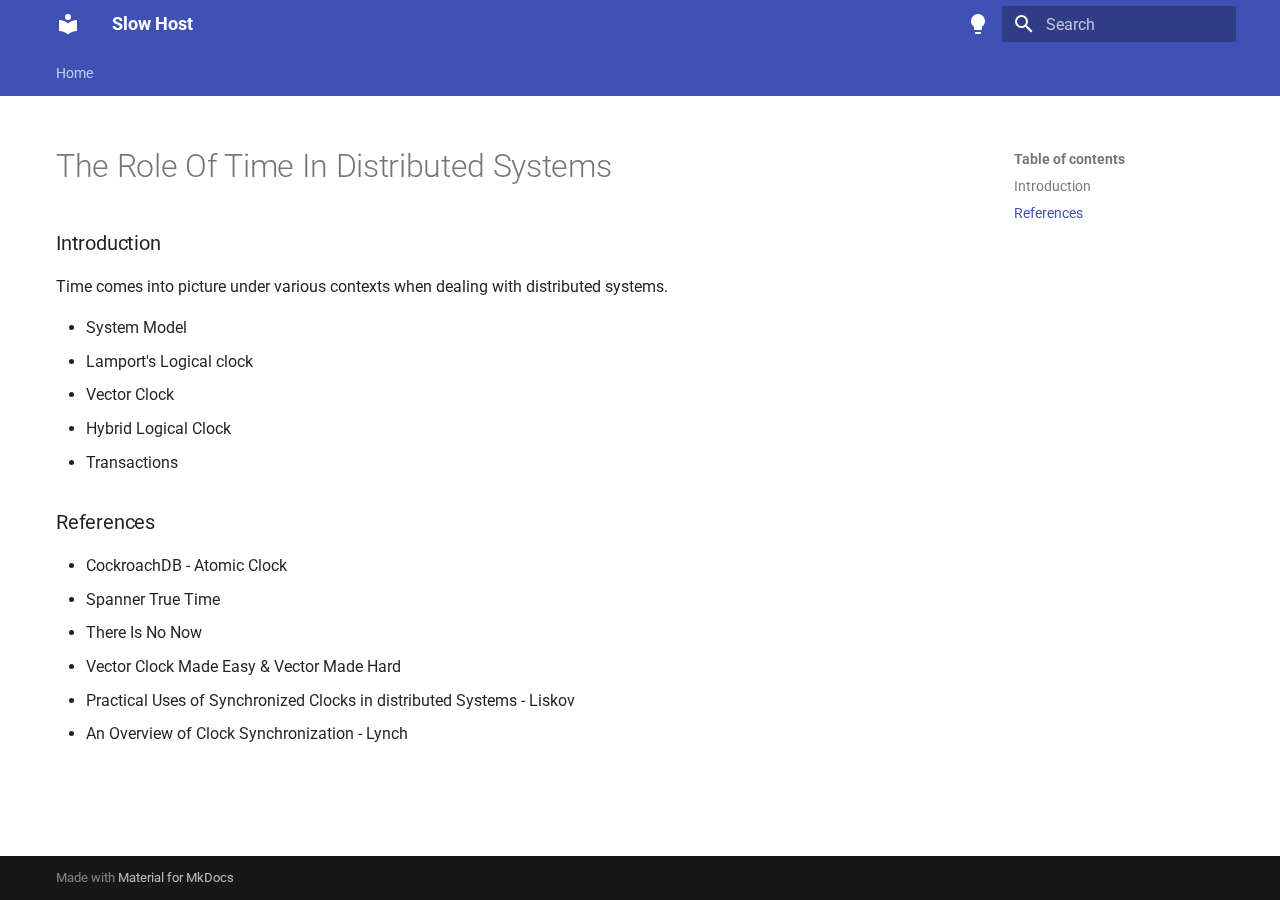
<file: time/dist-sys-and-time/index.html>
<!doctype html>
<html lang="en" class="no-js">
  <head>
    
      <meta charset="utf-8">
      <meta name="viewport" content="width=device-width,initial-scale=1">
      
      
      
      
      
      
      <link rel="icon" href="../../assets/images/favicon.png">
      <meta name="generator" content="mkdocs-1.5.3, mkdocs-material-9.5.17">
    
    
      
        <title>The Role Of Time In Distributed Systems - Slow Host</title>
      
    
    
      <link rel="stylesheet" href="../../assets/stylesheets/main.bcfcd587.min.css">
      
        
        <link rel="stylesheet" href="../../assets/stylesheets/palette.06af60db.min.css">
      
      


    
    
      
    
    
      
        
        
        <link rel="preconnect" href="https://fonts.gstatic.com" crossorigin>
        <link rel="stylesheet" href="https://fonts.googleapis.com/css?family=Roboto:300,300i,400,400i,700,700i%7CRoboto+Mono:400,400i,700,700i&display=fallback">
        <style>:root{--md-text-font:"Roboto";--md-code-font:"Roboto Mono"}</style>
      
    
    
      <link rel="stylesheet" href="../../stylesheets/extra.css">
    
    <script>__md_scope=new URL("../..",location),__md_hash=e=>[...e].reduce((e,_)=>(e<<5)-e+_.charCodeAt(0),0),__md_get=(e,_=localStorage,t=__md_scope)=>JSON.parse(_.getItem(t.pathname+"."+e)),__md_set=(e,_,t=localStorage,a=__md_scope)=>{try{t.setItem(a.pathname+"."+e,JSON.stringify(_))}catch(e){}}</script>
    
      

    
    
    
  </head>
  
  
    
    
      
    
    
    
    
    <body dir="ltr" data-md-color-scheme="default" data-md-color-primary="indigo" data-md-color-accent="indigo">
  
    
    <input class="md-toggle" data-md-toggle="drawer" type="checkbox" id="__drawer" autocomplete="off">
    <input class="md-toggle" data-md-toggle="search" type="checkbox" id="__search" autocomplete="off">
    <label class="md-overlay" for="__drawer"></label>
    <div data-md-component="skip">
      
        
        <a href="#introduction" class="md-skip">
          Skip to content
        </a>
      
    </div>
    <div data-md-component="announce">
      
    </div>
    
    
      

<header class="md-header" data-md-component="header">
  <nav class="md-header__inner md-grid" aria-label="Header">
    <a href="../.." title="Slow Host" class="md-header__button md-logo" aria-label="Slow Host" data-md-component="logo">
      
  
  <svg xmlns="http://www.w3.org/2000/svg" viewBox="0 0 24 24"><path d="M12 8a3 3 0 0 0 3-3 3 3 0 0 0-3-3 3 3 0 0 0-3 3 3 3 0 0 0 3 3m0 3.54C9.64 9.35 6.5 8 3 8v11c3.5 0 6.64 1.35 9 3.54 2.36-2.19 5.5-3.54 9-3.54V8c-3.5 0-6.64 1.35-9 3.54Z"/></svg>

    </a>
    <label class="md-header__button md-icon" for="__drawer">
      
      <svg xmlns="http://www.w3.org/2000/svg" viewBox="0 0 24 24"><path d="M3 6h18v2H3V6m0 5h18v2H3v-2m0 5h18v2H3v-2Z"/></svg>
    </label>
    <div class="md-header__title" data-md-component="header-title">
      <div class="md-header__ellipsis">
        <div class="md-header__topic">
          <span class="md-ellipsis">
            Slow Host
          </span>
        </div>
        <div class="md-header__topic" data-md-component="header-topic">
          <span class="md-ellipsis">
            
              The Role Of Time In Distributed Systems
            
          </span>
        </div>
      </div>
    </div>
    
      
        <form class="md-header__option" data-md-component="palette">
  
    
    
    
    <input class="md-option" data-md-color-media="" data-md-color-scheme="default" data-md-color-primary="indigo" data-md-color-accent="indigo"  aria-label="Switch to dark mode"  type="radio" name="__palette" id="__palette_0">
    
      <label class="md-header__button md-icon" title="Switch to dark mode" for="__palette_1" hidden>
        <svg xmlns="http://www.w3.org/2000/svg" viewBox="0 0 24 24"><path d="M12 2a7 7 0 0 0-7 7c0 2.38 1.19 4.47 3 5.74V17a1 1 0 0 0 1 1h6a1 1 0 0 0 1-1v-2.26c1.81-1.27 3-3.36 3-5.74a7 7 0 0 0-7-7M9 21a1 1 0 0 0 1 1h4a1 1 0 0 0 1-1v-1H9v1Z"/></svg>
      </label>
    
  
    
    
    
    <input class="md-option" data-md-color-media="" data-md-color-scheme="slate" data-md-color-primary="indigo" data-md-color-accent="indigo"  aria-label="Switch to light mode"  type="radio" name="__palette" id="__palette_1">
    
      <label class="md-header__button md-icon" title="Switch to light mode" for="__palette_0" hidden>
        <svg xmlns="http://www.w3.org/2000/svg" viewBox="0 0 24 24"><path d="M12 2a7 7 0 0 1 7 7c0 2.38-1.19 4.47-3 5.74V17a1 1 0 0 1-1 1H9a1 1 0 0 1-1-1v-2.26C6.19 13.47 5 11.38 5 9a7 7 0 0 1 7-7M9 21v-1h6v1a1 1 0 0 1-1 1h-4a1 1 0 0 1-1-1m3-17a5 5 0 0 0-5 5c0 2.05 1.23 3.81 3 4.58V16h4v-2.42c1.77-.77 3-2.53 3-4.58a5 5 0 0 0-5-5Z"/></svg>
      </label>
    
  
</form>
      
    
    
      <script>var media,input,key,value,palette=__md_get("__palette");if(palette&&palette.color){"(prefers-color-scheme)"===palette.color.media&&(media=matchMedia("(prefers-color-scheme: light)"),input=document.querySelector(media.matches?"[data-md-color-media='(prefers-color-scheme: light)']":"[data-md-color-media='(prefers-color-scheme: dark)']"),palette.color.media=input.getAttribute("data-md-color-media"),palette.color.scheme=input.getAttribute("data-md-color-scheme"),palette.color.primary=input.getAttribute("data-md-color-primary"),palette.color.accent=input.getAttribute("data-md-color-accent"));for([key,value]of Object.entries(palette.color))document.body.setAttribute("data-md-color-"+key,value)}</script>
    
    
    
      <label class="md-header__button md-icon" for="__search">
        
        <svg xmlns="http://www.w3.org/2000/svg" viewBox="0 0 24 24"><path d="M9.5 3A6.5 6.5 0 0 1 16 9.5c0 1.61-.59 3.09-1.56 4.23l.27.27h.79l5 5-1.5 1.5-5-5v-.79l-.27-.27A6.516 6.516 0 0 1 9.5 16 6.5 6.5 0 0 1 3 9.5 6.5 6.5 0 0 1 9.5 3m0 2C7 5 5 7 5 9.5S7 14 9.5 14 14 12 14 9.5 12 5 9.5 5Z"/></svg>
      </label>
      <div class="md-search" data-md-component="search" role="dialog">
  <label class="md-search__overlay" for="__search"></label>
  <div class="md-search__inner" role="search">
    <form class="md-search__form" name="search">
      <input type="text" class="md-search__input" name="query" aria-label="Search" placeholder="Search" autocapitalize="off" autocorrect="off" autocomplete="off" spellcheck="false" data-md-component="search-query" required>
      <label class="md-search__icon md-icon" for="__search">
        
        <svg xmlns="http://www.w3.org/2000/svg" viewBox="0 0 24 24"><path d="M9.5 3A6.5 6.5 0 0 1 16 9.5c0 1.61-.59 3.09-1.56 4.23l.27.27h.79l5 5-1.5 1.5-5-5v-.79l-.27-.27A6.516 6.516 0 0 1 9.5 16 6.5 6.5 0 0 1 3 9.5 6.5 6.5 0 0 1 9.5 3m0 2C7 5 5 7 5 9.5S7 14 9.5 14 14 12 14 9.5 12 5 9.5 5Z"/></svg>
        
        <svg xmlns="http://www.w3.org/2000/svg" viewBox="0 0 24 24"><path d="M20 11v2H8l5.5 5.5-1.42 1.42L4.16 12l7.92-7.92L13.5 5.5 8 11h12Z"/></svg>
      </label>
      <nav class="md-search__options" aria-label="Search">
        
        <button type="reset" class="md-search__icon md-icon" title="Clear" aria-label="Clear" tabindex="-1">
          
          <svg xmlns="http://www.w3.org/2000/svg" viewBox="0 0 24 24"><path d="M19 6.41 17.59 5 12 10.59 6.41 5 5 6.41 10.59 12 5 17.59 6.41 19 12 13.41 17.59 19 19 17.59 13.41 12 19 6.41Z"/></svg>
        </button>
      </nav>
      
    </form>
    <div class="md-search__output">
      <div class="md-search__scrollwrap" data-md-scrollfix>
        <div class="md-search-result" data-md-component="search-result">
          <div class="md-search-result__meta">
            Initializing search
          </div>
          <ol class="md-search-result__list" role="presentation"></ol>
        </div>
      </div>
    </div>
  </div>
</div>
    
    
  </nav>
  
</header>
    
    <div class="md-container" data-md-component="container">
      
      
        
          
            
<nav class="md-tabs" aria-label="Tabs" data-md-component="tabs">
  <div class="md-grid">
    <ul class="md-tabs__list">
      
        
  
  
  
    <li class="md-tabs__item">
      <a href="../.." class="md-tabs__link">
        
  
    
  
  Home

      </a>
    </li>
  

      
    </ul>
  </div>
</nav>
          
        
      
      <main class="md-main" data-md-component="main">
        <div class="md-main__inner md-grid">
          
            
              
                
              
              <div class="md-sidebar md-sidebar--primary" data-md-component="sidebar" data-md-type="navigation" hidden>
                <div class="md-sidebar__scrollwrap">
                  <div class="md-sidebar__inner">
                    


  


<nav class="md-nav md-nav--primary md-nav--lifted" aria-label="Navigation" data-md-level="0">
  <label class="md-nav__title" for="__drawer">
    <a href="../.." title="Slow Host" class="md-nav__button md-logo" aria-label="Slow Host" data-md-component="logo">
      
  
  <svg xmlns="http://www.w3.org/2000/svg" viewBox="0 0 24 24"><path d="M12 8a3 3 0 0 0 3-3 3 3 0 0 0-3-3 3 3 0 0 0-3 3 3 3 0 0 0 3 3m0 3.54C9.64 9.35 6.5 8 3 8v11c3.5 0 6.64 1.35 9 3.54 2.36-2.19 5.5-3.54 9-3.54V8c-3.5 0-6.64 1.35-9 3.54Z"/></svg>

    </a>
    Slow Host
  </label>
  
  <ul class="md-nav__list" data-md-scrollfix>
    
      
      
  
  
  
  
    <li class="md-nav__item">
      <a href="../.." class="md-nav__link">
        
  
  <span class="md-ellipsis">
    Home
  </span>
  

      </a>
    </li>
  

    
  </ul>
</nav>
                  </div>
                </div>
              </div>
            
            
              
                
              
              <div class="md-sidebar md-sidebar--secondary" data-md-component="sidebar" data-md-type="toc" >
                <div class="md-sidebar__scrollwrap">
                  <div class="md-sidebar__inner">
                    

<nav class="md-nav md-nav--secondary" aria-label="Table of contents">
  
  
  
  
    <label class="md-nav__title" for="__toc">
      <span class="md-nav__icon md-icon"></span>
      Table of contents
    </label>
    <ul class="md-nav__list" data-md-component="toc" data-md-scrollfix>
      
        <li class="md-nav__item">
  <a href="#introduction" class="md-nav__link">
    <span class="md-ellipsis">
      Introduction
    </span>
  </a>
  
</li>
      
        <li class="md-nav__item">
  <a href="#references" class="md-nav__link">
    <span class="md-ellipsis">
      References
    </span>
  </a>
  
</li>
      
    </ul>
  
</nav>
                  </div>
                </div>
              </div>
            
          
          
            <div class="md-content" data-md-component="content">
              <article class="md-content__inner md-typeset">
                
                  


  <h1>The Role Of Time In Distributed Systems</h1>

<h3 id="introduction">Introduction<a class="headerlink" href="#introduction" title="Permanent link">&para;</a></h3>
<p>Time comes into picture under various contexts when dealing with distributed systems.</p>
<ul>
<li>System Model</li>
<li>Lamport's Logical clock </li>
<li>Vector Clock</li>
<li>Hybrid Logical Clock</li>
<li>Transactions</li>
</ul>
<h3 id="references">References<a class="headerlink" href="#references" title="Permanent link">&para;</a></h3>
<ul>
<li>CockroachDB - Atomic Clock</li>
<li>Spanner True Time</li>
<li>There Is No Now</li>
<li>Vector Clock Made Easy &amp; Vector Made Hard</li>
<li>Practical Uses of Synchronized Clocks in distributed Systems - Liskov</li>
<li>An Overview of Clock Synchronization - Lynch </li>
</ul>







  
  




  



                
              </article>
            </div>
          
          
<script>var target=document.getElementById(location.hash.slice(1));target&&target.name&&(target.checked=target.name.startsWith("__tabbed_"))</script>
        </div>
        
          <button type="button" class="md-top md-icon" data-md-component="top" hidden>
  
  <svg xmlns="http://www.w3.org/2000/svg" viewBox="0 0 24 24"><path d="M13 20h-2V8l-5.5 5.5-1.42-1.42L12 4.16l7.92 7.92-1.42 1.42L13 8v12Z"/></svg>
  Back to top
</button>
        
      </main>
      
        <footer class="md-footer">
  
  <div class="md-footer-meta md-typeset">
    <div class="md-footer-meta__inner md-grid">
      <div class="md-copyright">
  
  
    Made with
    <a href="https://squidfunk.github.io/mkdocs-material/" target="_blank" rel="noopener">
      Material for MkDocs
    </a>
  
</div>
      
    </div>
  </div>
</footer>
      
    </div>
    <div class="md-dialog" data-md-component="dialog">
      <div class="md-dialog__inner md-typeset"></div>
    </div>
    
    
    <script id="__config" type="application/json">{"base": "../..", "features": ["navigation.tabs", "toc.follow", "content.action.edit", "navigation.top"], "search": "../../assets/javascripts/workers/search.b8dbb3d2.min.js", "translations": {"clipboard.copied": "Copied to clipboard", "clipboard.copy": "Copy to clipboard", "search.result.more.one": "1 more on this page", "search.result.more.other": "# more on this page", "search.result.none": "No matching documents", "search.result.one": "1 matching document", "search.result.other": "# matching documents", "search.result.placeholder": "Type to start searching", "search.result.term.missing": "Missing", "select.version": "Select version"}}</script>
    
    
      <script src="../../assets/javascripts/bundle.1e8ae164.min.js"></script>
      
    
  </body>
</html>
</file>
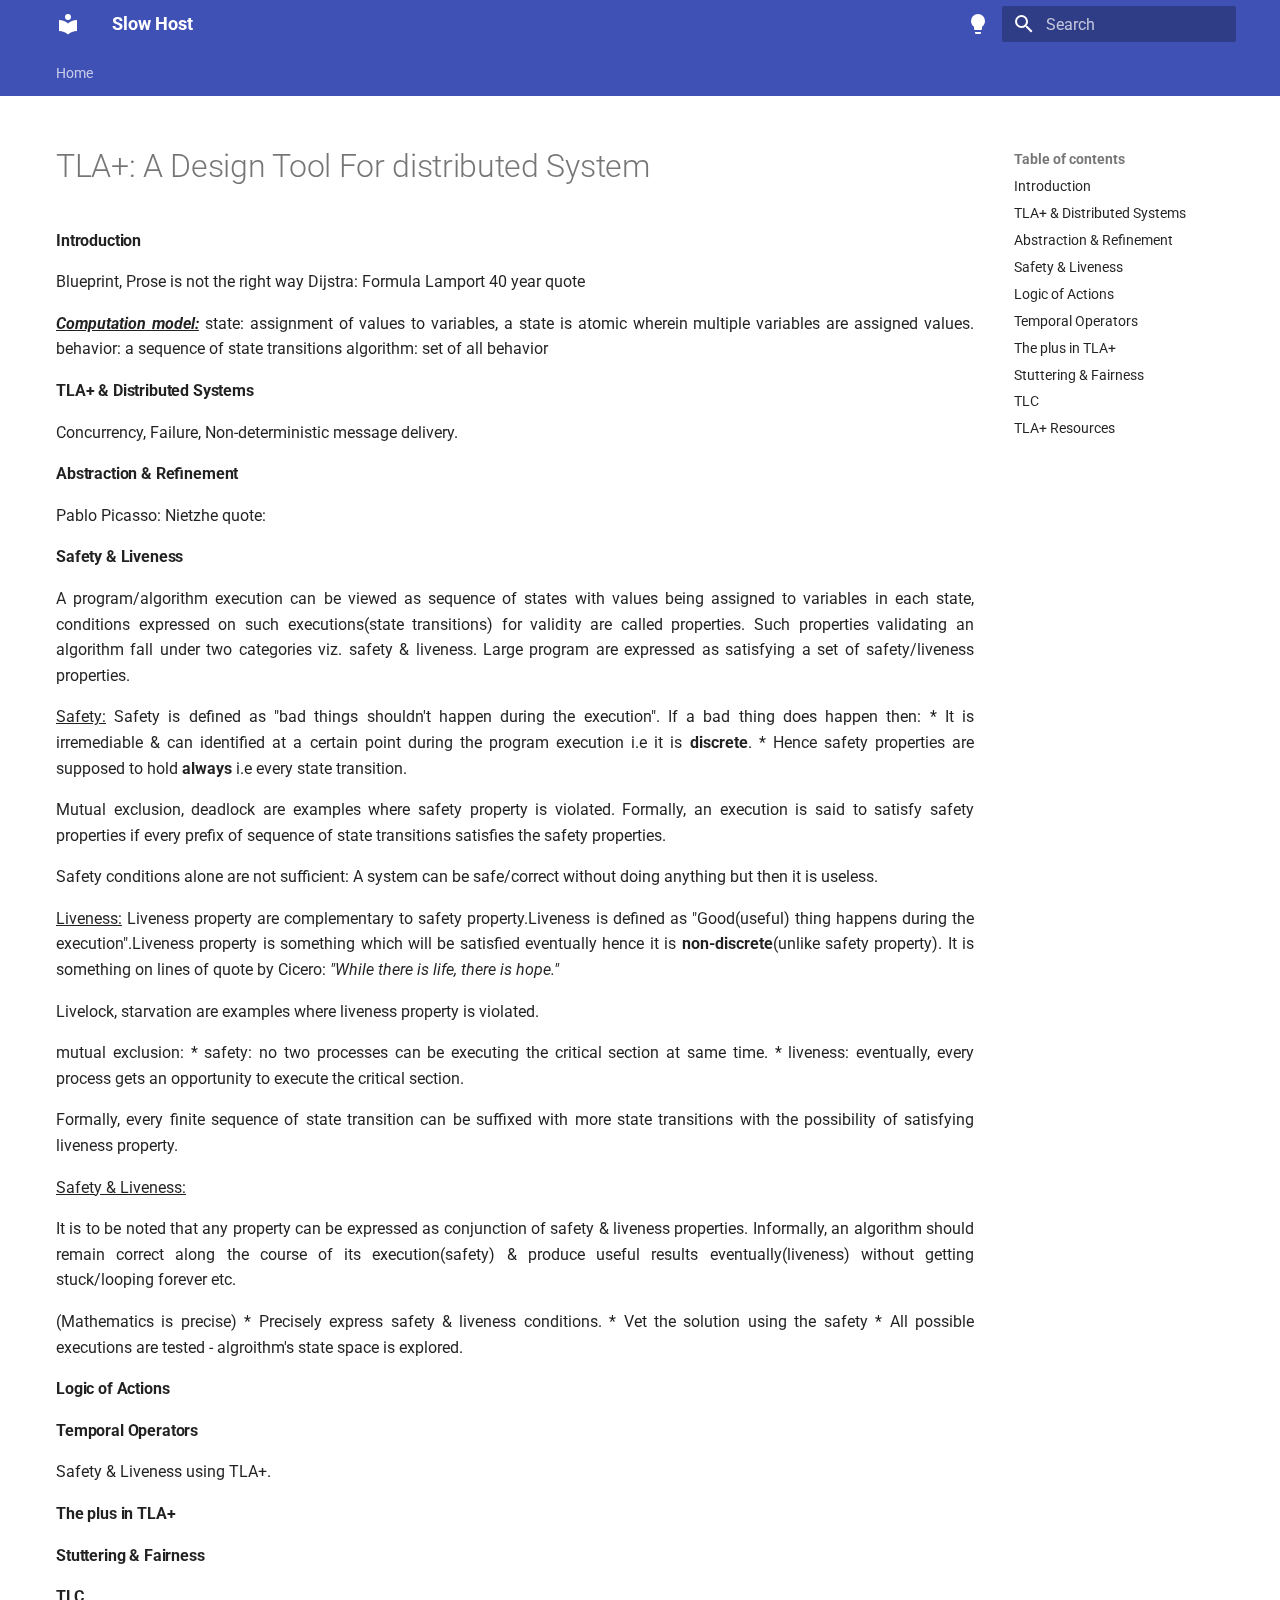
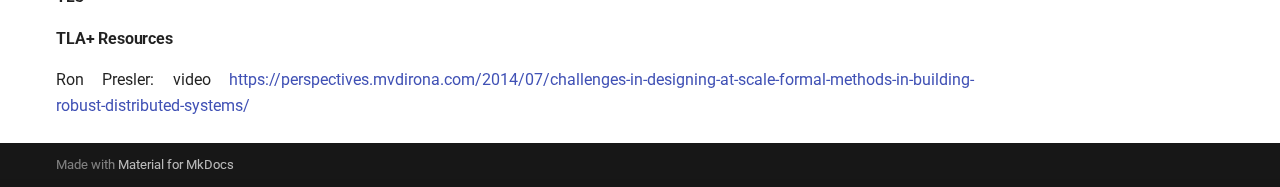
<file: tla-plus/tla-plus/index.html>
<!doctype html>
<html lang="en" class="no-js">
  <head>
    
      <meta charset="utf-8">
      <meta name="viewport" content="width=device-width,initial-scale=1">
      
      
      
      
      
      
      <link rel="icon" href="../../assets/images/favicon.png">
      <meta name="generator" content="mkdocs-1.5.3, mkdocs-material-9.5.17">
    
    
      
        <title>TLA+&#58 A Design Tool For distributed System - Slow Host</title>
      
    
    
      <link rel="stylesheet" href="../../assets/stylesheets/main.bcfcd587.min.css">
      
        
        <link rel="stylesheet" href="../../assets/stylesheets/palette.06af60db.min.css">
      
      


    
    
      
    
    
      
        
        
        <link rel="preconnect" href="https://fonts.gstatic.com" crossorigin>
        <link rel="stylesheet" href="https://fonts.googleapis.com/css?family=Roboto:300,300i,400,400i,700,700i%7CRoboto+Mono:400,400i,700,700i&display=fallback">
        <style>:root{--md-text-font:"Roboto";--md-code-font:"Roboto Mono"}</style>
      
    
    
      <link rel="stylesheet" href="../../stylesheets/extra.css">
    
    <script>__md_scope=new URL("../..",location),__md_hash=e=>[...e].reduce((e,_)=>(e<<5)-e+_.charCodeAt(0),0),__md_get=(e,_=localStorage,t=__md_scope)=>JSON.parse(_.getItem(t.pathname+"."+e)),__md_set=(e,_,t=localStorage,a=__md_scope)=>{try{t.setItem(a.pathname+"."+e,JSON.stringify(_))}catch(e){}}</script>
    
      

    
    
    
  </head>
  
  
    
    
      
    
    
    
    
    <body dir="ltr" data-md-color-scheme="default" data-md-color-primary="indigo" data-md-color-accent="indigo">
  
    
    <input class="md-toggle" data-md-toggle="drawer" type="checkbox" id="__drawer" autocomplete="off">
    <input class="md-toggle" data-md-toggle="search" type="checkbox" id="__search" autocomplete="off">
    <label class="md-overlay" for="__drawer"></label>
    <div data-md-component="skip">
      
        
        <a href="#introduction" class="md-skip">
          Skip to content
        </a>
      
    </div>
    <div data-md-component="announce">
      
    </div>
    
    
      

<header class="md-header" data-md-component="header">
  <nav class="md-header__inner md-grid" aria-label="Header">
    <a href="../.." title="Slow Host" class="md-header__button md-logo" aria-label="Slow Host" data-md-component="logo">
      
  
  <svg xmlns="http://www.w3.org/2000/svg" viewBox="0 0 24 24"><path d="M12 8a3 3 0 0 0 3-3 3 3 0 0 0-3-3 3 3 0 0 0-3 3 3 3 0 0 0 3 3m0 3.54C9.64 9.35 6.5 8 3 8v11c3.5 0 6.64 1.35 9 3.54 2.36-2.19 5.5-3.54 9-3.54V8c-3.5 0-6.64 1.35-9 3.54Z"/></svg>

    </a>
    <label class="md-header__button md-icon" for="__drawer">
      
      <svg xmlns="http://www.w3.org/2000/svg" viewBox="0 0 24 24"><path d="M3 6h18v2H3V6m0 5h18v2H3v-2m0 5h18v2H3v-2Z"/></svg>
    </label>
    <div class="md-header__title" data-md-component="header-title">
      <div class="md-header__ellipsis">
        <div class="md-header__topic">
          <span class="md-ellipsis">
            Slow Host
          </span>
        </div>
        <div class="md-header__topic" data-md-component="header-topic">
          <span class="md-ellipsis">
            
              TLA+&#58 A Design Tool For distributed System
            
          </span>
        </div>
      </div>
    </div>
    
      
        <form class="md-header__option" data-md-component="palette">
  
    
    
    
    <input class="md-option" data-md-color-media="" data-md-color-scheme="default" data-md-color-primary="indigo" data-md-color-accent="indigo"  aria-label="Switch to dark mode"  type="radio" name="__palette" id="__palette_0">
    
      <label class="md-header__button md-icon" title="Switch to dark mode" for="__palette_1" hidden>
        <svg xmlns="http://www.w3.org/2000/svg" viewBox="0 0 24 24"><path d="M12 2a7 7 0 0 0-7 7c0 2.38 1.19 4.47 3 5.74V17a1 1 0 0 0 1 1h6a1 1 0 0 0 1-1v-2.26c1.81-1.27 3-3.36 3-5.74a7 7 0 0 0-7-7M9 21a1 1 0 0 0 1 1h4a1 1 0 0 0 1-1v-1H9v1Z"/></svg>
      </label>
    
  
    
    
    
    <input class="md-option" data-md-color-media="" data-md-color-scheme="slate" data-md-color-primary="indigo" data-md-color-accent="indigo"  aria-label="Switch to light mode"  type="radio" name="__palette" id="__palette_1">
    
      <label class="md-header__button md-icon" title="Switch to light mode" for="__palette_0" hidden>
        <svg xmlns="http://www.w3.org/2000/svg" viewBox="0 0 24 24"><path d="M12 2a7 7 0 0 1 7 7c0 2.38-1.19 4.47-3 5.74V17a1 1 0 0 1-1 1H9a1 1 0 0 1-1-1v-2.26C6.19 13.47 5 11.38 5 9a7 7 0 0 1 7-7M9 21v-1h6v1a1 1 0 0 1-1 1h-4a1 1 0 0 1-1-1m3-17a5 5 0 0 0-5 5c0 2.05 1.23 3.81 3 4.58V16h4v-2.42c1.77-.77 3-2.53 3-4.58a5 5 0 0 0-5-5Z"/></svg>
      </label>
    
  
</form>
      
    
    
      <script>var media,input,key,value,palette=__md_get("__palette");if(palette&&palette.color){"(prefers-color-scheme)"===palette.color.media&&(media=matchMedia("(prefers-color-scheme: light)"),input=document.querySelector(media.matches?"[data-md-color-media='(prefers-color-scheme: light)']":"[data-md-color-media='(prefers-color-scheme: dark)']"),palette.color.media=input.getAttribute("data-md-color-media"),palette.color.scheme=input.getAttribute("data-md-color-scheme"),palette.color.primary=input.getAttribute("data-md-color-primary"),palette.color.accent=input.getAttribute("data-md-color-accent"));for([key,value]of Object.entries(palette.color))document.body.setAttribute("data-md-color-"+key,value)}</script>
    
    
    
      <label class="md-header__button md-icon" for="__search">
        
        <svg xmlns="http://www.w3.org/2000/svg" viewBox="0 0 24 24"><path d="M9.5 3A6.5 6.5 0 0 1 16 9.5c0 1.61-.59 3.09-1.56 4.23l.27.27h.79l5 5-1.5 1.5-5-5v-.79l-.27-.27A6.516 6.516 0 0 1 9.5 16 6.5 6.5 0 0 1 3 9.5 6.5 6.5 0 0 1 9.5 3m0 2C7 5 5 7 5 9.5S7 14 9.5 14 14 12 14 9.5 12 5 9.5 5Z"/></svg>
      </label>
      <div class="md-search" data-md-component="search" role="dialog">
  <label class="md-search__overlay" for="__search"></label>
  <div class="md-search__inner" role="search">
    <form class="md-search__form" name="search">
      <input type="text" class="md-search__input" name="query" aria-label="Search" placeholder="Search" autocapitalize="off" autocorrect="off" autocomplete="off" spellcheck="false" data-md-component="search-query" required>
      <label class="md-search__icon md-icon" for="__search">
        
        <svg xmlns="http://www.w3.org/2000/svg" viewBox="0 0 24 24"><path d="M9.5 3A6.5 6.5 0 0 1 16 9.5c0 1.61-.59 3.09-1.56 4.23l.27.27h.79l5 5-1.5 1.5-5-5v-.79l-.27-.27A6.516 6.516 0 0 1 9.5 16 6.5 6.5 0 0 1 3 9.5 6.5 6.5 0 0 1 9.5 3m0 2C7 5 5 7 5 9.5S7 14 9.5 14 14 12 14 9.5 12 5 9.5 5Z"/></svg>
        
        <svg xmlns="http://www.w3.org/2000/svg" viewBox="0 0 24 24"><path d="M20 11v2H8l5.5 5.5-1.42 1.42L4.16 12l7.92-7.92L13.5 5.5 8 11h12Z"/></svg>
      </label>
      <nav class="md-search__options" aria-label="Search">
        
        <button type="reset" class="md-search__icon md-icon" title="Clear" aria-label="Clear" tabindex="-1">
          
          <svg xmlns="http://www.w3.org/2000/svg" viewBox="0 0 24 24"><path d="M19 6.41 17.59 5 12 10.59 6.41 5 5 6.41 10.59 12 5 17.59 6.41 19 12 13.41 17.59 19 19 17.59 13.41 12 19 6.41Z"/></svg>
        </button>
      </nav>
      
    </form>
    <div class="md-search__output">
      <div class="md-search__scrollwrap" data-md-scrollfix>
        <div class="md-search-result" data-md-component="search-result">
          <div class="md-search-result__meta">
            Initializing search
          </div>
          <ol class="md-search-result__list" role="presentation"></ol>
        </div>
      </div>
    </div>
  </div>
</div>
    
    
  </nav>
  
</header>
    
    <div class="md-container" data-md-component="container">
      
      
        
          
            
<nav class="md-tabs" aria-label="Tabs" data-md-component="tabs">
  <div class="md-grid">
    <ul class="md-tabs__list">
      
        
  
  
  
    <li class="md-tabs__item">
      <a href="../.." class="md-tabs__link">
        
  
    
  
  Home

      </a>
    </li>
  

      
    </ul>
  </div>
</nav>
          
        
      
      <main class="md-main" data-md-component="main">
        <div class="md-main__inner md-grid">
          
            
              
                
              
              <div class="md-sidebar md-sidebar--primary" data-md-component="sidebar" data-md-type="navigation" hidden>
                <div class="md-sidebar__scrollwrap">
                  <div class="md-sidebar__inner">
                    


  


<nav class="md-nav md-nav--primary md-nav--lifted" aria-label="Navigation" data-md-level="0">
  <label class="md-nav__title" for="__drawer">
    <a href="../.." title="Slow Host" class="md-nav__button md-logo" aria-label="Slow Host" data-md-component="logo">
      
  
  <svg xmlns="http://www.w3.org/2000/svg" viewBox="0 0 24 24"><path d="M12 8a3 3 0 0 0 3-3 3 3 0 0 0-3-3 3 3 0 0 0-3 3 3 3 0 0 0 3 3m0 3.54C9.64 9.35 6.5 8 3 8v11c3.5 0 6.64 1.35 9 3.54 2.36-2.19 5.5-3.54 9-3.54V8c-3.5 0-6.64 1.35-9 3.54Z"/></svg>

    </a>
    Slow Host
  </label>
  
  <ul class="md-nav__list" data-md-scrollfix>
    
      
      
  
  
  
  
    <li class="md-nav__item">
      <a href="../.." class="md-nav__link">
        
  
  <span class="md-ellipsis">
    Home
  </span>
  

      </a>
    </li>
  

    
  </ul>
</nav>
                  </div>
                </div>
              </div>
            
            
              
                
              
              <div class="md-sidebar md-sidebar--secondary" data-md-component="sidebar" data-md-type="toc" >
                <div class="md-sidebar__scrollwrap">
                  <div class="md-sidebar__inner">
                    

<nav class="md-nav md-nav--secondary" aria-label="Table of contents">
  
  
  
  
    <label class="md-nav__title" for="__toc">
      <span class="md-nav__icon md-icon"></span>
      Table of contents
    </label>
    <ul class="md-nav__list" data-md-component="toc" data-md-scrollfix>
      
        <li class="md-nav__item">
  <a href="#introduction" class="md-nav__link">
    <span class="md-ellipsis">
      Introduction
    </span>
  </a>
  
</li>
      
        <li class="md-nav__item">
  <a href="#tla-distributed-systems" class="md-nav__link">
    <span class="md-ellipsis">
      TLA+ &amp; Distributed Systems
    </span>
  </a>
  
</li>
      
        <li class="md-nav__item">
  <a href="#abstraction-refinement" class="md-nav__link">
    <span class="md-ellipsis">
      Abstraction &amp; Refinement
    </span>
  </a>
  
</li>
      
        <li class="md-nav__item">
  <a href="#safety-liveness" class="md-nav__link">
    <span class="md-ellipsis">
      Safety &amp; Liveness
    </span>
  </a>
  
</li>
      
        <li class="md-nav__item">
  <a href="#logic-of-actions" class="md-nav__link">
    <span class="md-ellipsis">
      Logic of Actions
    </span>
  </a>
  
</li>
      
        <li class="md-nav__item">
  <a href="#temporal-operators" class="md-nav__link">
    <span class="md-ellipsis">
      Temporal Operators
    </span>
  </a>
  
</li>
      
        <li class="md-nav__item">
  <a href="#the-plus-in-tla" class="md-nav__link">
    <span class="md-ellipsis">
      The plus in TLA+
    </span>
  </a>
  
</li>
      
        <li class="md-nav__item">
  <a href="#stuttering-fairness" class="md-nav__link">
    <span class="md-ellipsis">
      Stuttering &amp; Fairness
    </span>
  </a>
  
</li>
      
        <li class="md-nav__item">
  <a href="#tlc" class="md-nav__link">
    <span class="md-ellipsis">
      TLC
    </span>
  </a>
  
</li>
      
        <li class="md-nav__item">
  <a href="#tla-resources" class="md-nav__link">
    <span class="md-ellipsis">
      TLA+ Resources
    </span>
  </a>
  
</li>
      
    </ul>
  
</nav>
                  </div>
                </div>
              </div>
            
          
          
            <div class="md-content" data-md-component="content">
              <article class="md-content__inner md-typeset">
                
                  


  <h1>TLA+&#58 A Design Tool For distributed System</h1>

<h4 id="introduction">Introduction<a class="headerlink" href="#introduction" title="Permanent link">&para;</a></h4>
<p>Blueprint, Prose is not the right way
Dijstra: Formula
Lamport 40 year quote</p>
<p><u><strong><em>Computation model:</em></strong></u> 
state: assignment of values to variables, a state is atomic wherein multiple variables are assigned values.
behavior: a sequence of state transitions
algorithm: set of all behavior</p>
<h4 id="tla-distributed-systems">TLA+ &amp; Distributed Systems<a class="headerlink" href="#tla-distributed-systems" title="Permanent link">&para;</a></h4>
<p>Concurrency, Failure, Non-deterministic message delivery.</p>
<h4 id="abstraction-refinement">Abstraction &amp; Refinement<a class="headerlink" href="#abstraction-refinement" title="Permanent link">&para;</a></h4>
<p>Pablo Picasso:
Nietzhe quote: </p>
<h4 id="safety-liveness">Safety &amp; Liveness<a class="headerlink" href="#safety-liveness" title="Permanent link">&para;</a></h4>
<p>A program/algorithm execution can be viewed as sequence of states with values being assigned to variables in each state, conditions expressed on such executions(state transitions) for validity are called properties. Such properties validating an algorithm fall under two categories viz. safety &amp; liveness. Large program are expressed as satisfying a set of safety/liveness properties.</p>
<p><u>Safety:</u>
Safety is defined as "bad things shouldn't happen during the execution". If a bad thing does happen then: 
* It is irremediable &amp; can identified at a certain point during the program execution i.e it is <strong>discrete</strong>. 
* Hence safety properties are supposed to hold <strong>always</strong> i.e every state transition.</p>
<p>Mutual exclusion, deadlock are examples where safety property is violated.
Formally, an execution is said to satisfy safety properties if every prefix of sequence of state transitions satisfies the safety properties. </p>
<p>Safety conditions alone are not sufficient: 
A system can be safe/correct without doing anything but then it is useless.</p>
<p><u>Liveness:</u>
Liveness property are complementary to safety property.Liveness is defined as "Good(useful) thing happens during the execution".Liveness property is something which will be satisfied eventually hence it is <strong>non-discrete</strong>(unlike safety property). It is something on lines of quote by Cicero: <em>"While there is life, there is hope."</em></p>
<p>Livelock, starvation are examples where liveness property is violated.</p>
<p>mutual exclusion:
* safety: no two processes can be executing the critical section at same time.
* liveness: eventually, every process gets an opportunity to execute the critical section. </p>
<p>Formally, every finite sequence of state transition can be suffixed with more state transitions with the possibility of satisfying liveness property. </p>
<p><u>Safety &amp; Liveness:</u></p>
<p>It is to be noted that any property can be expressed as conjunction of safety &amp; liveness properties. 
Informally, an algorithm should remain correct along the course of its execution(safety) &amp; produce useful results eventually(liveness) without getting stuck/looping forever etc.</p>
<p>(Mathematics is precise)
* Precisely express safety &amp; liveness conditions. 
* Vet the solution using the safety 
* All possible executions are tested - algroithm's state space is explored.</p>
<h4 id="logic-of-actions">Logic of Actions<a class="headerlink" href="#logic-of-actions" title="Permanent link">&para;</a></h4>
<h4 id="temporal-operators">Temporal Operators<a class="headerlink" href="#temporal-operators" title="Permanent link">&para;</a></h4>
<p>Safety &amp; Liveness using TLA+.</p>
<h4 id="the-plus-in-tla">The plus in TLA+<a class="headerlink" href="#the-plus-in-tla" title="Permanent link">&para;</a></h4>
<h4 id="stuttering-fairness">Stuttering &amp; Fairness<a class="headerlink" href="#stuttering-fairness" title="Permanent link">&para;</a></h4>
<h4 id="tlc">TLC<a class="headerlink" href="#tlc" title="Permanent link">&para;</a></h4>
<h4 id="tla-resources">TLA+ Resources<a class="headerlink" href="#tla-resources" title="Permanent link">&para;</a></h4>
<p>Ron Presler: video
<a href="https://perspectives.mvdirona.com/2014/07/challenges-in-designing-at-scale-formal-methods-in-building-robust-distributed-systems/">https://perspectives.mvdirona.com/2014/07/challenges-in-designing-at-scale-formal-methods-in-building-robust-distributed-systems/</a></p>







  
  




  



                
              </article>
            </div>
          
          
<script>var target=document.getElementById(location.hash.slice(1));target&&target.name&&(target.checked=target.name.startsWith("__tabbed_"))</script>
        </div>
        
          <button type="button" class="md-top md-icon" data-md-component="top" hidden>
  
  <svg xmlns="http://www.w3.org/2000/svg" viewBox="0 0 24 24"><path d="M13 20h-2V8l-5.5 5.5-1.42-1.42L12 4.16l7.92 7.92-1.42 1.42L13 8v12Z"/></svg>
  Back to top
</button>
        
      </main>
      
        <footer class="md-footer">
  
  <div class="md-footer-meta md-typeset">
    <div class="md-footer-meta__inner md-grid">
      <div class="md-copyright">
  
  
    Made with
    <a href="https://squidfunk.github.io/mkdocs-material/" target="_blank" rel="noopener">
      Material for MkDocs
    </a>
  
</div>
      
    </div>
  </div>
</footer>
      
    </div>
    <div class="md-dialog" data-md-component="dialog">
      <div class="md-dialog__inner md-typeset"></div>
    </div>
    
    
    <script id="__config" type="application/json">{"base": "../..", "features": ["navigation.tabs", "toc.follow", "content.action.edit", "navigation.top"], "search": "../../assets/javascripts/workers/search.b8dbb3d2.min.js", "translations": {"clipboard.copied": "Copied to clipboard", "clipboard.copy": "Copy to clipboard", "search.result.more.one": "1 more on this page", "search.result.more.other": "# more on this page", "search.result.none": "No matching documents", "search.result.one": "1 matching document", "search.result.other": "# matching documents", "search.result.placeholder": "Type to start searching", "search.result.term.missing": "Missing", "select.version": "Select version"}}</script>
    
    
      <script src="../../assets/javascripts/bundle.1e8ae164.min.js"></script>
      
    
  </body>
</html>
</file>
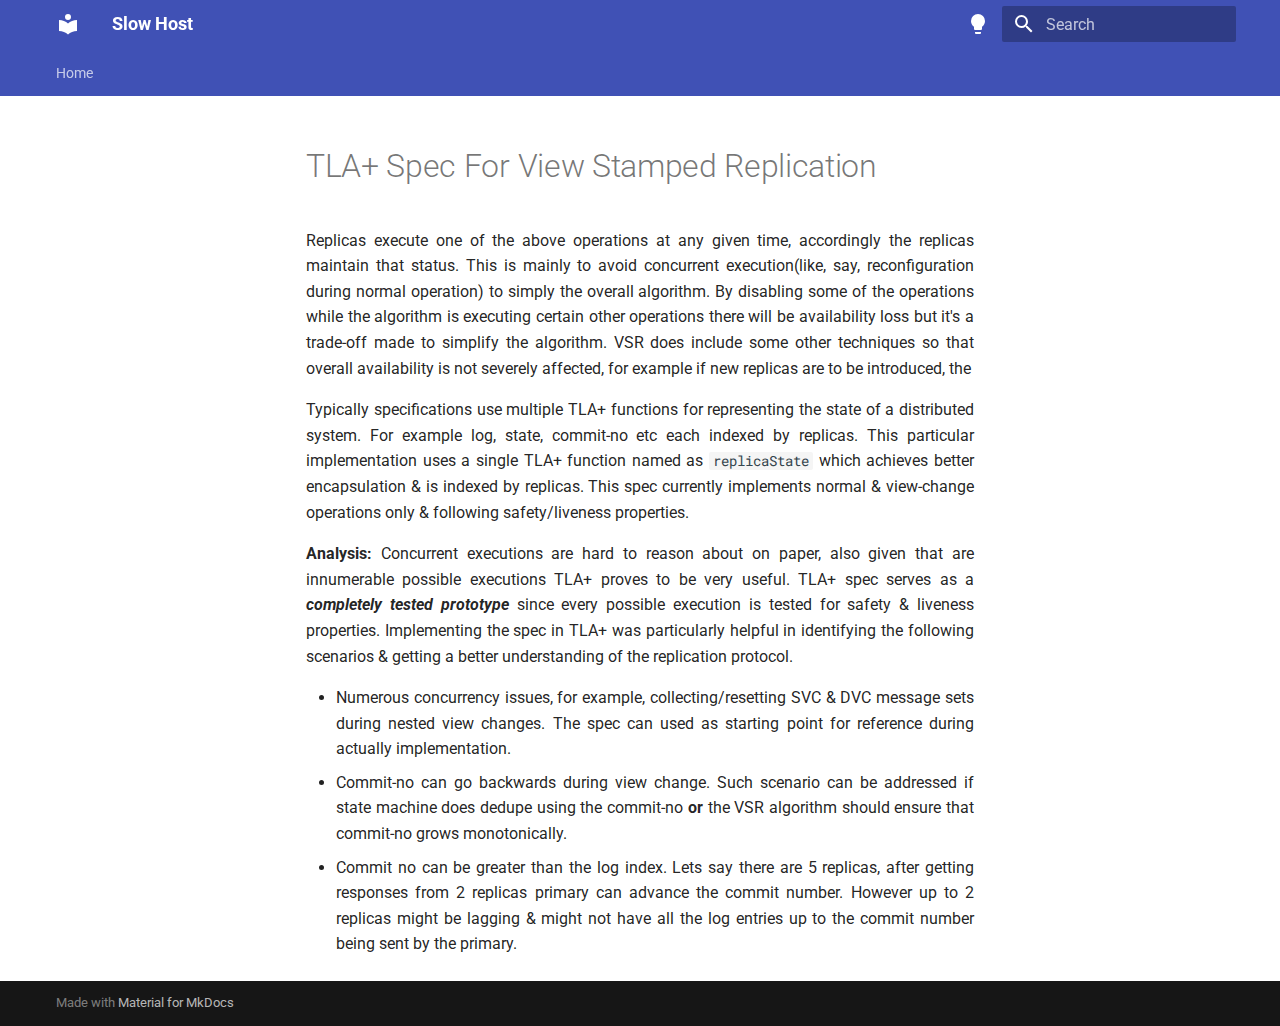
<file: vsr/vsr-tla-old/index.html>
<!doctype html>
<html lang="en" class="no-js">
  <head>
    
      <meta charset="utf-8">
      <meta name="viewport" content="width=device-width,initial-scale=1">
      
      
      
      
      
      
      <link rel="icon" href="../../assets/images/favicon.png">
      <meta name="generator" content="mkdocs-1.5.3, mkdocs-material-9.5.17">
    
    
      
        <title>TLA+ Spec For View Stamped Replication - Slow Host</title>
      
    
    
      <link rel="stylesheet" href="../../assets/stylesheets/main.bcfcd587.min.css">
      
        
        <link rel="stylesheet" href="../../assets/stylesheets/palette.06af60db.min.css">
      
      


    
    
      
    
    
      
        
        
        <link rel="preconnect" href="https://fonts.gstatic.com" crossorigin>
        <link rel="stylesheet" href="https://fonts.googleapis.com/css?family=Roboto:300,300i,400,400i,700,700i%7CRoboto+Mono:400,400i,700,700i&display=fallback">
        <style>:root{--md-text-font:"Roboto";--md-code-font:"Roboto Mono"}</style>
      
    
    
      <link rel="stylesheet" href="../../stylesheets/extra.css">
    
    <script>__md_scope=new URL("../..",location),__md_hash=e=>[...e].reduce((e,_)=>(e<<5)-e+_.charCodeAt(0),0),__md_get=(e,_=localStorage,t=__md_scope)=>JSON.parse(_.getItem(t.pathname+"."+e)),__md_set=(e,_,t=localStorage,a=__md_scope)=>{try{t.setItem(a.pathname+"."+e,JSON.stringify(_))}catch(e){}}</script>
    
      

    
    
    
  </head>
  
  
    
    
      
    
    
    
    
    <body dir="ltr" data-md-color-scheme="default" data-md-color-primary="indigo" data-md-color-accent="indigo">
  
    
    <input class="md-toggle" data-md-toggle="drawer" type="checkbox" id="__drawer" autocomplete="off">
    <input class="md-toggle" data-md-toggle="search" type="checkbox" id="__search" autocomplete="off">
    <label class="md-overlay" for="__drawer"></label>
    <div data-md-component="skip">
      
    </div>
    <div data-md-component="announce">
      
    </div>
    
    
      

<header class="md-header" data-md-component="header">
  <nav class="md-header__inner md-grid" aria-label="Header">
    <a href="../.." title="Slow Host" class="md-header__button md-logo" aria-label="Slow Host" data-md-component="logo">
      
  
  <svg xmlns="http://www.w3.org/2000/svg" viewBox="0 0 24 24"><path d="M12 8a3 3 0 0 0 3-3 3 3 0 0 0-3-3 3 3 0 0 0-3 3 3 3 0 0 0 3 3m0 3.54C9.64 9.35 6.5 8 3 8v11c3.5 0 6.64 1.35 9 3.54 2.36-2.19 5.5-3.54 9-3.54V8c-3.5 0-6.64 1.35-9 3.54Z"/></svg>

    </a>
    <label class="md-header__button md-icon" for="__drawer">
      
      <svg xmlns="http://www.w3.org/2000/svg" viewBox="0 0 24 24"><path d="M3 6h18v2H3V6m0 5h18v2H3v-2m0 5h18v2H3v-2Z"/></svg>
    </label>
    <div class="md-header__title" data-md-component="header-title">
      <div class="md-header__ellipsis">
        <div class="md-header__topic">
          <span class="md-ellipsis">
            Slow Host
          </span>
        </div>
        <div class="md-header__topic" data-md-component="header-topic">
          <span class="md-ellipsis">
            
              TLA+ Spec For View Stamped Replication
            
          </span>
        </div>
      </div>
    </div>
    
      
        <form class="md-header__option" data-md-component="palette">
  
    
    
    
    <input class="md-option" data-md-color-media="" data-md-color-scheme="default" data-md-color-primary="indigo" data-md-color-accent="indigo"  aria-label="Switch to dark mode"  type="radio" name="__palette" id="__palette_0">
    
      <label class="md-header__button md-icon" title="Switch to dark mode" for="__palette_1" hidden>
        <svg xmlns="http://www.w3.org/2000/svg" viewBox="0 0 24 24"><path d="M12 2a7 7 0 0 0-7 7c0 2.38 1.19 4.47 3 5.74V17a1 1 0 0 0 1 1h6a1 1 0 0 0 1-1v-2.26c1.81-1.27 3-3.36 3-5.74a7 7 0 0 0-7-7M9 21a1 1 0 0 0 1 1h4a1 1 0 0 0 1-1v-1H9v1Z"/></svg>
      </label>
    
  
    
    
    
    <input class="md-option" data-md-color-media="" data-md-color-scheme="slate" data-md-color-primary="indigo" data-md-color-accent="indigo"  aria-label="Switch to light mode"  type="radio" name="__palette" id="__palette_1">
    
      <label class="md-header__button md-icon" title="Switch to light mode" for="__palette_0" hidden>
        <svg xmlns="http://www.w3.org/2000/svg" viewBox="0 0 24 24"><path d="M12 2a7 7 0 0 1 7 7c0 2.38-1.19 4.47-3 5.74V17a1 1 0 0 1-1 1H9a1 1 0 0 1-1-1v-2.26C6.19 13.47 5 11.38 5 9a7 7 0 0 1 7-7M9 21v-1h6v1a1 1 0 0 1-1 1h-4a1 1 0 0 1-1-1m3-17a5 5 0 0 0-5 5c0 2.05 1.23 3.81 3 4.58V16h4v-2.42c1.77-.77 3-2.53 3-4.58a5 5 0 0 0-5-5Z"/></svg>
      </label>
    
  
</form>
      
    
    
      <script>var media,input,key,value,palette=__md_get("__palette");if(palette&&palette.color){"(prefers-color-scheme)"===palette.color.media&&(media=matchMedia("(prefers-color-scheme: light)"),input=document.querySelector(media.matches?"[data-md-color-media='(prefers-color-scheme: light)']":"[data-md-color-media='(prefers-color-scheme: dark)']"),palette.color.media=input.getAttribute("data-md-color-media"),palette.color.scheme=input.getAttribute("data-md-color-scheme"),palette.color.primary=input.getAttribute("data-md-color-primary"),palette.color.accent=input.getAttribute("data-md-color-accent"));for([key,value]of Object.entries(palette.color))document.body.setAttribute("data-md-color-"+key,value)}</script>
    
    
    
      <label class="md-header__button md-icon" for="__search">
        
        <svg xmlns="http://www.w3.org/2000/svg" viewBox="0 0 24 24"><path d="M9.5 3A6.5 6.5 0 0 1 16 9.5c0 1.61-.59 3.09-1.56 4.23l.27.27h.79l5 5-1.5 1.5-5-5v-.79l-.27-.27A6.516 6.516 0 0 1 9.5 16 6.5 6.5 0 0 1 3 9.5 6.5 6.5 0 0 1 9.5 3m0 2C7 5 5 7 5 9.5S7 14 9.5 14 14 12 14 9.5 12 5 9.5 5Z"/></svg>
      </label>
      <div class="md-search" data-md-component="search" role="dialog">
  <label class="md-search__overlay" for="__search"></label>
  <div class="md-search__inner" role="search">
    <form class="md-search__form" name="search">
      <input type="text" class="md-search__input" name="query" aria-label="Search" placeholder="Search" autocapitalize="off" autocorrect="off" autocomplete="off" spellcheck="false" data-md-component="search-query" required>
      <label class="md-search__icon md-icon" for="__search">
        
        <svg xmlns="http://www.w3.org/2000/svg" viewBox="0 0 24 24"><path d="M9.5 3A6.5 6.5 0 0 1 16 9.5c0 1.61-.59 3.09-1.56 4.23l.27.27h.79l5 5-1.5 1.5-5-5v-.79l-.27-.27A6.516 6.516 0 0 1 9.5 16 6.5 6.5 0 0 1 3 9.5 6.5 6.5 0 0 1 9.5 3m0 2C7 5 5 7 5 9.5S7 14 9.5 14 14 12 14 9.5 12 5 9.5 5Z"/></svg>
        
        <svg xmlns="http://www.w3.org/2000/svg" viewBox="0 0 24 24"><path d="M20 11v2H8l5.5 5.5-1.42 1.42L4.16 12l7.92-7.92L13.5 5.5 8 11h12Z"/></svg>
      </label>
      <nav class="md-search__options" aria-label="Search">
        
        <button type="reset" class="md-search__icon md-icon" title="Clear" aria-label="Clear" tabindex="-1">
          
          <svg xmlns="http://www.w3.org/2000/svg" viewBox="0 0 24 24"><path d="M19 6.41 17.59 5 12 10.59 6.41 5 5 6.41 10.59 12 5 17.59 6.41 19 12 13.41 17.59 19 19 17.59 13.41 12 19 6.41Z"/></svg>
        </button>
      </nav>
      
    </form>
    <div class="md-search__output">
      <div class="md-search__scrollwrap" data-md-scrollfix>
        <div class="md-search-result" data-md-component="search-result">
          <div class="md-search-result__meta">
            Initializing search
          </div>
          <ol class="md-search-result__list" role="presentation"></ol>
        </div>
      </div>
    </div>
  </div>
</div>
    
    
  </nav>
  
</header>
    
    <div class="md-container" data-md-component="container">
      
      
        
          
            
<nav class="md-tabs" aria-label="Tabs" data-md-component="tabs">
  <div class="md-grid">
    <ul class="md-tabs__list">
      
        
  
  
  
    <li class="md-tabs__item">
      <a href="../.." class="md-tabs__link">
        
  
    
  
  Home

      </a>
    </li>
  

      
    </ul>
  </div>
</nav>
          
        
      
      <main class="md-main" data-md-component="main">
        <div class="md-main__inner md-grid">
          
            
              
              <div class="md-sidebar md-sidebar--primary" data-md-component="sidebar" data-md-type="navigation" >
                <div class="md-sidebar__scrollwrap">
                  <div class="md-sidebar__inner">
                    


  


<nav class="md-nav md-nav--primary md-nav--lifted" aria-label="Navigation" data-md-level="0">
  <label class="md-nav__title" for="__drawer">
    <a href="../.." title="Slow Host" class="md-nav__button md-logo" aria-label="Slow Host" data-md-component="logo">
      
  
  <svg xmlns="http://www.w3.org/2000/svg" viewBox="0 0 24 24"><path d="M12 8a3 3 0 0 0 3-3 3 3 0 0 0-3-3 3 3 0 0 0-3 3 3 3 0 0 0 3 3m0 3.54C9.64 9.35 6.5 8 3 8v11c3.5 0 6.64 1.35 9 3.54 2.36-2.19 5.5-3.54 9-3.54V8c-3.5 0-6.64 1.35-9 3.54Z"/></svg>

    </a>
    Slow Host
  </label>
  
  <ul class="md-nav__list" data-md-scrollfix>
    
      
      
  
  
  
  
    <li class="md-nav__item">
      <a href="../.." class="md-nav__link">
        
  
  <span class="md-ellipsis">
    Home
  </span>
  

      </a>
    </li>
  

    
  </ul>
</nav>
                  </div>
                </div>
              </div>
            
            
              
              <div class="md-sidebar md-sidebar--secondary" data-md-component="sidebar" data-md-type="toc" >
                <div class="md-sidebar__scrollwrap">
                  <div class="md-sidebar__inner">
                    

<nav class="md-nav md-nav--secondary" aria-label="Table of contents">
  
  
  
  
</nav>
                  </div>
                </div>
              </div>
            
          
          
            <div class="md-content" data-md-component="content">
              <article class="md-content__inner md-typeset">
                
                  


  <h1>TLA+ Spec For View Stamped Replication</h1>

<p>Replicas execute one of the above operations at any given time, accordingly the replicas maintain that status. 
This is mainly to avoid concurrent execution(like, say, reconfiguration during normal operation) to simply the overall algorithm. 
By disabling some of the operations while the algorithm is executing certain other operations there will be availability loss but it's 
a trade-off made to simplify the algorithm. VSR does include some other techniques so that overall availability is not severely affected, for example 
if new replicas are to be introduced, the  </p>
<p>Typically specifications use multiple TLA+ functions for representing the state of a distributed system. 
For example log, state, commit-no etc each indexed by replicas. This particular implementation uses a single TLA+ function named as <code>replicaState</code> which achieves better encapsulation &amp; is indexed by replicas. This spec currently implements normal &amp; view-change operations only &amp; following safety/liveness properties. </p>
<p><strong>Analysis:</strong> 
Concurrent executions are hard to reason about on paper, also given that are innumerable possible executions TLA+ proves to be very useful. TLA+ spec serves as a <strong><em>completely tested prototype</em></strong> since every possible execution is tested for safety &amp; liveness properties. Implementing the spec in TLA+ was particularly helpful in identifying the following scenarios &amp; getting a better understanding of the replication protocol.</p>
<ul>
<li>Numerous concurrency issues, for example, collecting/resetting SVC &amp; DVC message sets during nested view changes. The spec can used as starting point for reference during        actually implementation.  </li>
<li>Commit-no can go backwards during view change. Such scenario can be addressed if state machine does dedupe using the commit-no <strong>or</strong> the VSR algorithm should ensure that commit-no grows monotonically.  </li>
<li>Commit no can be greater than the log index. 
  Lets say there are 5 replicas, after getting responses from 2 replicas primary can advance the commit number. However up to 2 replicas might be lagging &amp; might not have all the log entries up to the commit number being sent by the primary. </li>
</ul>







  
  






                
              </article>
            </div>
          
          
<script>var target=document.getElementById(location.hash.slice(1));target&&target.name&&(target.checked=target.name.startsWith("__tabbed_"))</script>
        </div>
        
          <button type="button" class="md-top md-icon" data-md-component="top" hidden>
  
  <svg xmlns="http://www.w3.org/2000/svg" viewBox="0 0 24 24"><path d="M13 20h-2V8l-5.5 5.5-1.42-1.42L12 4.16l7.92 7.92-1.42 1.42L13 8v12Z"/></svg>
  Back to top
</button>
        
      </main>
      
        <footer class="md-footer">
  
  <div class="md-footer-meta md-typeset">
    <div class="md-footer-meta__inner md-grid">
      <div class="md-copyright">
  
  
    Made with
    <a href="https://squidfunk.github.io/mkdocs-material/" target="_blank" rel="noopener">
      Material for MkDocs
    </a>
  
</div>
      
    </div>
  </div>
</footer>
      
    </div>
    <div class="md-dialog" data-md-component="dialog">
      <div class="md-dialog__inner md-typeset"></div>
    </div>
    
    
    <script id="__config" type="application/json">{"base": "../..", "features": ["navigation.tabs", "toc.follow", "content.action.edit", "navigation.top"], "search": "../../assets/javascripts/workers/search.b8dbb3d2.min.js", "translations": {"clipboard.copied": "Copied to clipboard", "clipboard.copy": "Copy to clipboard", "search.result.more.one": "1 more on this page", "search.result.more.other": "# more on this page", "search.result.none": "No matching documents", "search.result.one": "1 matching document", "search.result.other": "# matching documents", "search.result.placeholder": "Type to start searching", "search.result.term.missing": "Missing", "select.version": "Select version"}}</script>
    
    
      <script src="../../assets/javascripts/bundle.1e8ae164.min.js"></script>
      
    
  </body>
</html>
</file>
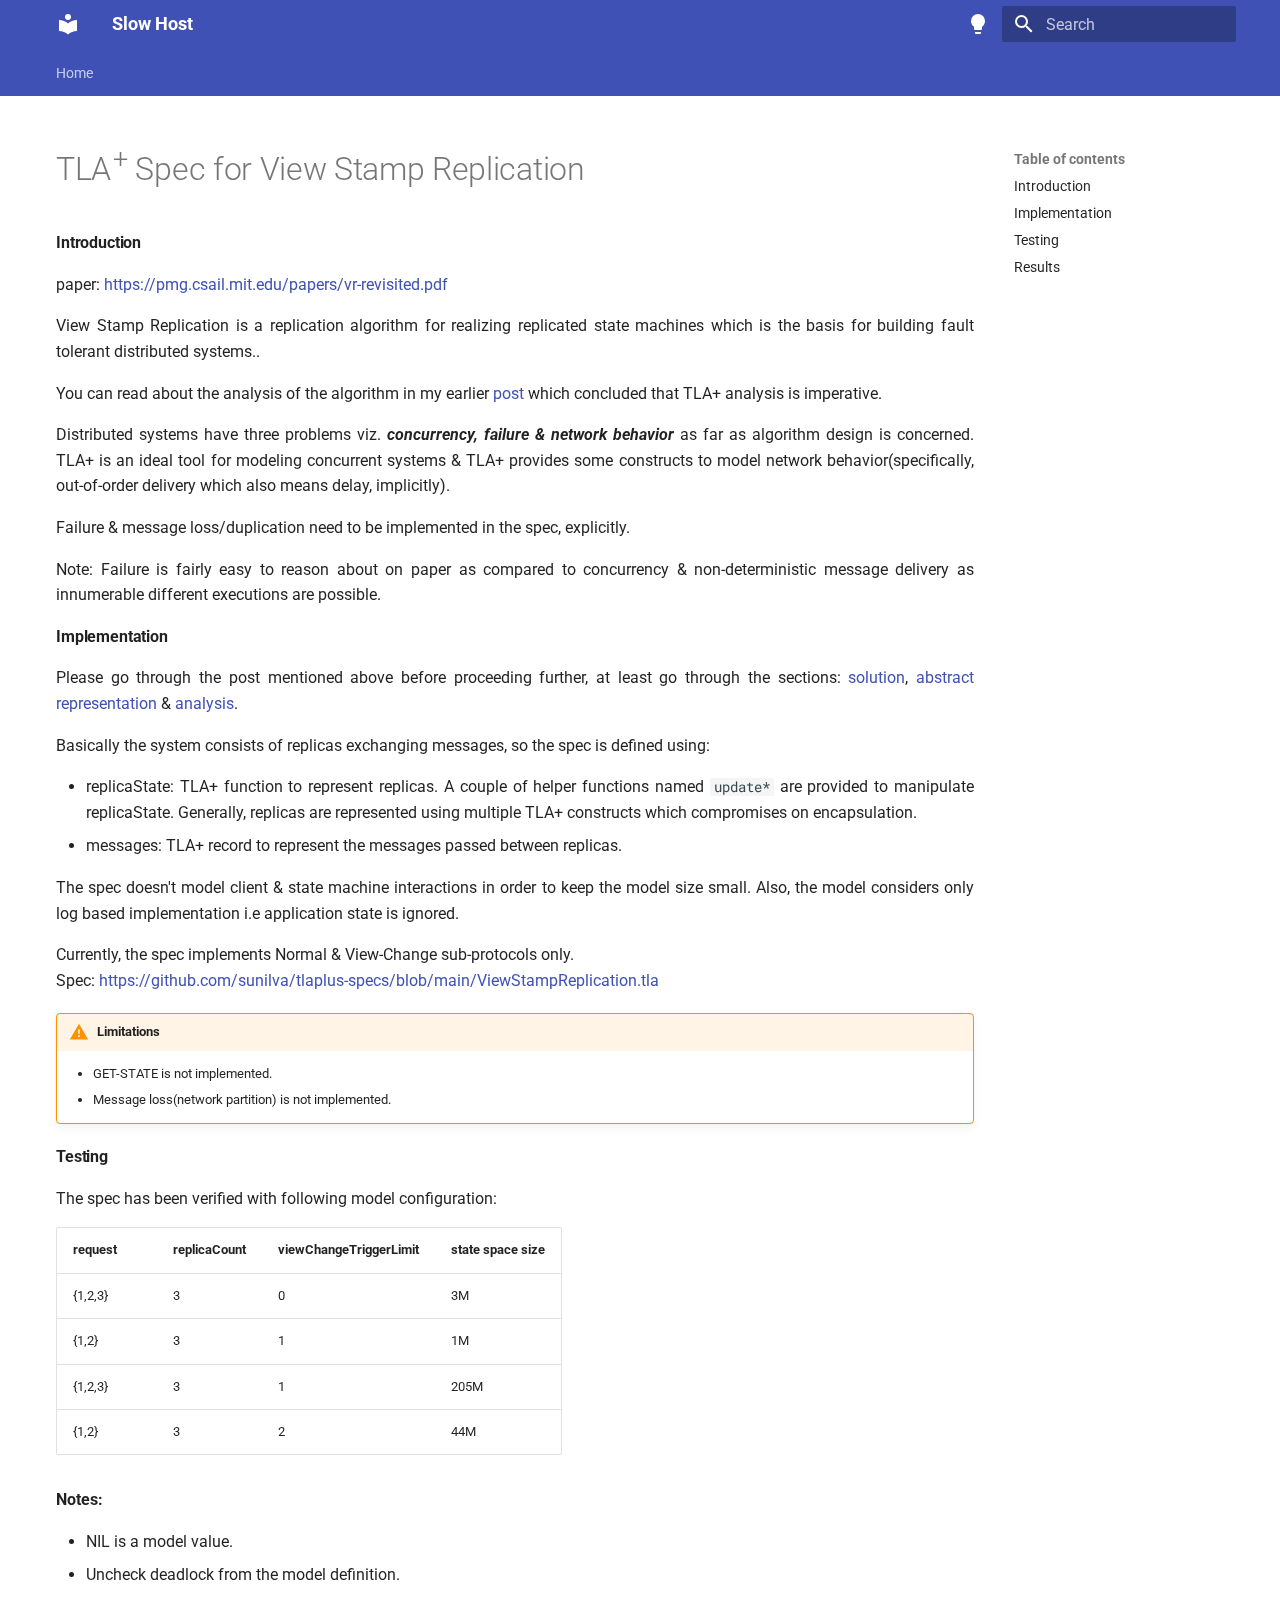
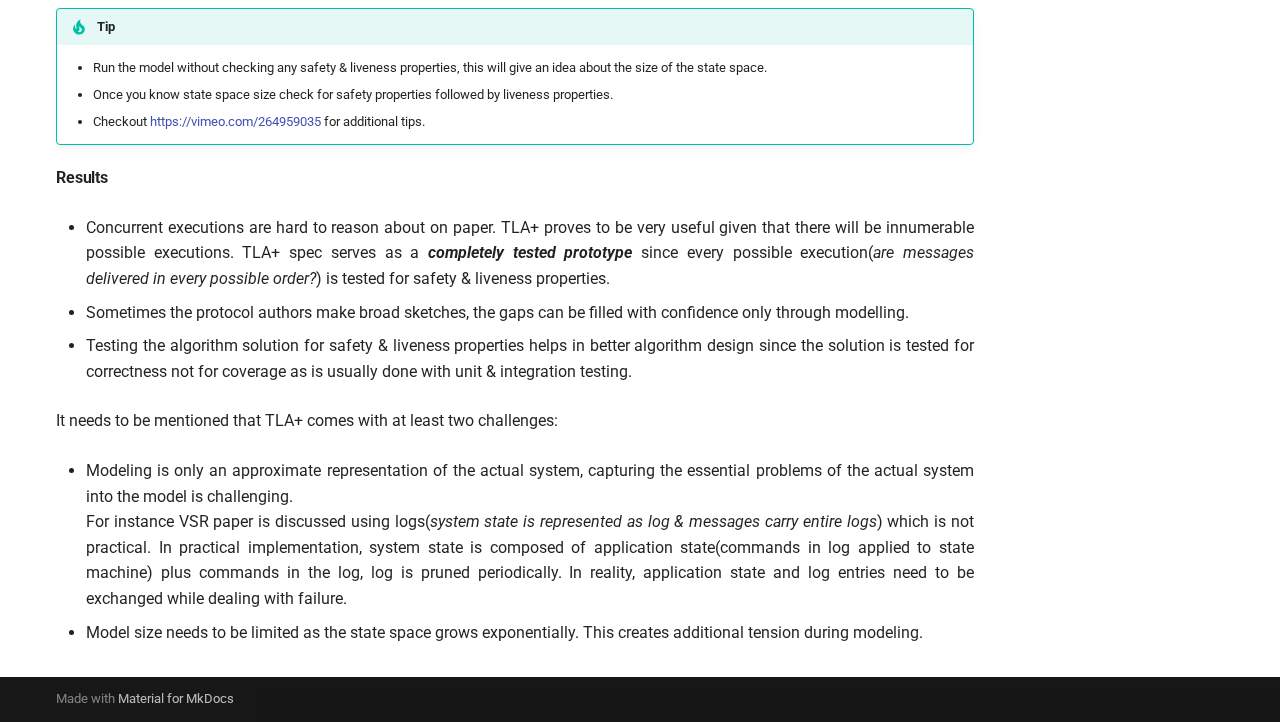
<file: vsr/vsr-tla/index.html>
<!doctype html>
<html lang="en" class="no-js">
  <head>
    
      <meta charset="utf-8">
      <meta name="viewport" content="width=device-width,initial-scale=1">
      
      
      
      
      
      
      <link rel="icon" href="../../assets/images/favicon.png">
      <meta name="generator" content="mkdocs-1.5.3, mkdocs-material-9.5.17">
    
    
      
        <title>TLA<sup>+</sup> Spec for View Stamp Replication - Slow Host</title>
      
    
    
      <link rel="stylesheet" href="../../assets/stylesheets/main.bcfcd587.min.css">
      
        
        <link rel="stylesheet" href="../../assets/stylesheets/palette.06af60db.min.css">
      
      


    
    
      
    
    
      
        
        
        <link rel="preconnect" href="https://fonts.gstatic.com" crossorigin>
        <link rel="stylesheet" href="https://fonts.googleapis.com/css?family=Roboto:300,300i,400,400i,700,700i%7CRoboto+Mono:400,400i,700,700i&display=fallback">
        <style>:root{--md-text-font:"Roboto";--md-code-font:"Roboto Mono"}</style>
      
    
    
      <link rel="stylesheet" href="../../stylesheets/extra.css">
    
    <script>__md_scope=new URL("../..",location),__md_hash=e=>[...e].reduce((e,_)=>(e<<5)-e+_.charCodeAt(0),0),__md_get=(e,_=localStorage,t=__md_scope)=>JSON.parse(_.getItem(t.pathname+"."+e)),__md_set=(e,_,t=localStorage,a=__md_scope)=>{try{t.setItem(a.pathname+"."+e,JSON.stringify(_))}catch(e){}}</script>
    
      

    
    
    
  </head>
  
  
    
    
      
    
    
    
    
    <body dir="ltr" data-md-color-scheme="default" data-md-color-primary="indigo" data-md-color-accent="indigo">
  
    
    <input class="md-toggle" data-md-toggle="drawer" type="checkbox" id="__drawer" autocomplete="off">
    <input class="md-toggle" data-md-toggle="search" type="checkbox" id="__search" autocomplete="off">
    <label class="md-overlay" for="__drawer"></label>
    <div data-md-component="skip">
      
        
        <a href="#introduction" class="md-skip">
          Skip to content
        </a>
      
    </div>
    <div data-md-component="announce">
      
    </div>
    
    
      

<header class="md-header" data-md-component="header">
  <nav class="md-header__inner md-grid" aria-label="Header">
    <a href="../.." title="Slow Host" class="md-header__button md-logo" aria-label="Slow Host" data-md-component="logo">
      
  
  <svg xmlns="http://www.w3.org/2000/svg" viewBox="0 0 24 24"><path d="M12 8a3 3 0 0 0 3-3 3 3 0 0 0-3-3 3 3 0 0 0-3 3 3 3 0 0 0 3 3m0 3.54C9.64 9.35 6.5 8 3 8v11c3.5 0 6.64 1.35 9 3.54 2.36-2.19 5.5-3.54 9-3.54V8c-3.5 0-6.64 1.35-9 3.54Z"/></svg>

    </a>
    <label class="md-header__button md-icon" for="__drawer">
      
      <svg xmlns="http://www.w3.org/2000/svg" viewBox="0 0 24 24"><path d="M3 6h18v2H3V6m0 5h18v2H3v-2m0 5h18v2H3v-2Z"/></svg>
    </label>
    <div class="md-header__title" data-md-component="header-title">
      <div class="md-header__ellipsis">
        <div class="md-header__topic">
          <span class="md-ellipsis">
            Slow Host
          </span>
        </div>
        <div class="md-header__topic" data-md-component="header-topic">
          <span class="md-ellipsis">
            
              TLA<sup>+</sup> Spec for View Stamp Replication
            
          </span>
        </div>
      </div>
    </div>
    
      
        <form class="md-header__option" data-md-component="palette">
  
    
    
    
    <input class="md-option" data-md-color-media="" data-md-color-scheme="default" data-md-color-primary="indigo" data-md-color-accent="indigo"  aria-label="Switch to dark mode"  type="radio" name="__palette" id="__palette_0">
    
      <label class="md-header__button md-icon" title="Switch to dark mode" for="__palette_1" hidden>
        <svg xmlns="http://www.w3.org/2000/svg" viewBox="0 0 24 24"><path d="M12 2a7 7 0 0 0-7 7c0 2.38 1.19 4.47 3 5.74V17a1 1 0 0 0 1 1h6a1 1 0 0 0 1-1v-2.26c1.81-1.27 3-3.36 3-5.74a7 7 0 0 0-7-7M9 21a1 1 0 0 0 1 1h4a1 1 0 0 0 1-1v-1H9v1Z"/></svg>
      </label>
    
  
    
    
    
    <input class="md-option" data-md-color-media="" data-md-color-scheme="slate" data-md-color-primary="indigo" data-md-color-accent="indigo"  aria-label="Switch to light mode"  type="radio" name="__palette" id="__palette_1">
    
      <label class="md-header__button md-icon" title="Switch to light mode" for="__palette_0" hidden>
        <svg xmlns="http://www.w3.org/2000/svg" viewBox="0 0 24 24"><path d="M12 2a7 7 0 0 1 7 7c0 2.38-1.19 4.47-3 5.74V17a1 1 0 0 1-1 1H9a1 1 0 0 1-1-1v-2.26C6.19 13.47 5 11.38 5 9a7 7 0 0 1 7-7M9 21v-1h6v1a1 1 0 0 1-1 1h-4a1 1 0 0 1-1-1m3-17a5 5 0 0 0-5 5c0 2.05 1.23 3.81 3 4.58V16h4v-2.42c1.77-.77 3-2.53 3-4.58a5 5 0 0 0-5-5Z"/></svg>
      </label>
    
  
</form>
      
    
    
      <script>var media,input,key,value,palette=__md_get("__palette");if(palette&&palette.color){"(prefers-color-scheme)"===palette.color.media&&(media=matchMedia("(prefers-color-scheme: light)"),input=document.querySelector(media.matches?"[data-md-color-media='(prefers-color-scheme: light)']":"[data-md-color-media='(prefers-color-scheme: dark)']"),palette.color.media=input.getAttribute("data-md-color-media"),palette.color.scheme=input.getAttribute("data-md-color-scheme"),palette.color.primary=input.getAttribute("data-md-color-primary"),palette.color.accent=input.getAttribute("data-md-color-accent"));for([key,value]of Object.entries(palette.color))document.body.setAttribute("data-md-color-"+key,value)}</script>
    
    
    
      <label class="md-header__button md-icon" for="__search">
        
        <svg xmlns="http://www.w3.org/2000/svg" viewBox="0 0 24 24"><path d="M9.5 3A6.5 6.5 0 0 1 16 9.5c0 1.61-.59 3.09-1.56 4.23l.27.27h.79l5 5-1.5 1.5-5-5v-.79l-.27-.27A6.516 6.516 0 0 1 9.5 16 6.5 6.5 0 0 1 3 9.5 6.5 6.5 0 0 1 9.5 3m0 2C7 5 5 7 5 9.5S7 14 9.5 14 14 12 14 9.5 12 5 9.5 5Z"/></svg>
      </label>
      <div class="md-search" data-md-component="search" role="dialog">
  <label class="md-search__overlay" for="__search"></label>
  <div class="md-search__inner" role="search">
    <form class="md-search__form" name="search">
      <input type="text" class="md-search__input" name="query" aria-label="Search" placeholder="Search" autocapitalize="off" autocorrect="off" autocomplete="off" spellcheck="false" data-md-component="search-query" required>
      <label class="md-search__icon md-icon" for="__search">
        
        <svg xmlns="http://www.w3.org/2000/svg" viewBox="0 0 24 24"><path d="M9.5 3A6.5 6.5 0 0 1 16 9.5c0 1.61-.59 3.09-1.56 4.23l.27.27h.79l5 5-1.5 1.5-5-5v-.79l-.27-.27A6.516 6.516 0 0 1 9.5 16 6.5 6.5 0 0 1 3 9.5 6.5 6.5 0 0 1 9.5 3m0 2C7 5 5 7 5 9.5S7 14 9.5 14 14 12 14 9.5 12 5 9.5 5Z"/></svg>
        
        <svg xmlns="http://www.w3.org/2000/svg" viewBox="0 0 24 24"><path d="M20 11v2H8l5.5 5.5-1.42 1.42L4.16 12l7.92-7.92L13.5 5.5 8 11h12Z"/></svg>
      </label>
      <nav class="md-search__options" aria-label="Search">
        
        <button type="reset" class="md-search__icon md-icon" title="Clear" aria-label="Clear" tabindex="-1">
          
          <svg xmlns="http://www.w3.org/2000/svg" viewBox="0 0 24 24"><path d="M19 6.41 17.59 5 12 10.59 6.41 5 5 6.41 10.59 12 5 17.59 6.41 19 12 13.41 17.59 19 19 17.59 13.41 12 19 6.41Z"/></svg>
        </button>
      </nav>
      
    </form>
    <div class="md-search__output">
      <div class="md-search__scrollwrap" data-md-scrollfix>
        <div class="md-search-result" data-md-component="search-result">
          <div class="md-search-result__meta">
            Initializing search
          </div>
          <ol class="md-search-result__list" role="presentation"></ol>
        </div>
      </div>
    </div>
  </div>
</div>
    
    
  </nav>
  
</header>
    
    <div class="md-container" data-md-component="container">
      
      
        
          
            
<nav class="md-tabs" aria-label="Tabs" data-md-component="tabs">
  <div class="md-grid">
    <ul class="md-tabs__list">
      
        
  
  
  
    <li class="md-tabs__item">
      <a href="../.." class="md-tabs__link">
        
  
    
  
  Home

      </a>
    </li>
  

      
    </ul>
  </div>
</nav>
          
        
      
      <main class="md-main" data-md-component="main">
        <div class="md-main__inner md-grid">
          
            
              
                
              
              <div class="md-sidebar md-sidebar--primary" data-md-component="sidebar" data-md-type="navigation" hidden>
                <div class="md-sidebar__scrollwrap">
                  <div class="md-sidebar__inner">
                    


  


<nav class="md-nav md-nav--primary md-nav--lifted" aria-label="Navigation" data-md-level="0">
  <label class="md-nav__title" for="__drawer">
    <a href="../.." title="Slow Host" class="md-nav__button md-logo" aria-label="Slow Host" data-md-component="logo">
      
  
  <svg xmlns="http://www.w3.org/2000/svg" viewBox="0 0 24 24"><path d="M12 8a3 3 0 0 0 3-3 3 3 0 0 0-3-3 3 3 0 0 0-3 3 3 3 0 0 0 3 3m0 3.54C9.64 9.35 6.5 8 3 8v11c3.5 0 6.64 1.35 9 3.54 2.36-2.19 5.5-3.54 9-3.54V8c-3.5 0-6.64 1.35-9 3.54Z"/></svg>

    </a>
    Slow Host
  </label>
  
  <ul class="md-nav__list" data-md-scrollfix>
    
      
      
  
  
  
  
    <li class="md-nav__item">
      <a href="../.." class="md-nav__link">
        
  
  <span class="md-ellipsis">
    Home
  </span>
  

      </a>
    </li>
  

    
  </ul>
</nav>
                  </div>
                </div>
              </div>
            
            
              
                
              
              <div class="md-sidebar md-sidebar--secondary" data-md-component="sidebar" data-md-type="toc" >
                <div class="md-sidebar__scrollwrap">
                  <div class="md-sidebar__inner">
                    

<nav class="md-nav md-nav--secondary" aria-label="Table of contents">
  
  
  
  
    <label class="md-nav__title" for="__toc">
      <span class="md-nav__icon md-icon"></span>
      Table of contents
    </label>
    <ul class="md-nav__list" data-md-component="toc" data-md-scrollfix>
      
        <li class="md-nav__item">
  <a href="#introduction" class="md-nav__link">
    <span class="md-ellipsis">
      Introduction
    </span>
  </a>
  
</li>
      
        <li class="md-nav__item">
  <a href="#implementation" class="md-nav__link">
    <span class="md-ellipsis">
      Implementation
    </span>
  </a>
  
</li>
      
        <li class="md-nav__item">
  <a href="#testing" class="md-nav__link">
    <span class="md-ellipsis">
      Testing
    </span>
  </a>
  
</li>
      
        <li class="md-nav__item">
  <a href="#results" class="md-nav__link">
    <span class="md-ellipsis">
      Results
    </span>
  </a>
  
</li>
      
    </ul>
  
</nav>
                  </div>
                </div>
              </div>
            
          
          
            <div class="md-content" data-md-component="content">
              <article class="md-content__inner md-typeset">
                
                  


  <h1>TLA<sup>+</sup> Spec for View Stamp Replication</h1>

<h4 id="introduction">Introduction<a class="headerlink" href="#introduction" title="Permanent link">&para;</a></h4>
<p>paper: <a href="https://pmg.csail.mit.edu/papers/vr-revisited.pdf">https://pmg.csail.mit.edu/papers/vr-revisited.pdf</a></p>
<p>View Stamp Replication is a replication algorithm for realizing replicated state machines 
which is the basis for building fault tolerant distributed systems..</p>
<p>You can read about the analysis of the algorithm in my earlier <a href="../analyze-vsr/">post</a> which concluded that TLA+ analysis is imperative.</p>
<p>Distributed systems have three problems viz. <strong><em>concurrency, failure &amp; network behavior</em></strong> as far as algorithm design is concerned. 
TLA+ is an ideal tool for modeling concurrent systems &amp; TLA+ provides some constructs to model 
network behavior(specifically, out-of-order delivery which also means delay, implicitly).</p>
<p>Failure &amp; message loss/duplication need to be implemented in the spec, explicitly.</p>
<p>Note: Failure is fairly easy to reason about on paper as compared to concurrency &amp; non-deterministic message delivery as 
innumerable different executions are possible.</p>
<h4 id="implementation">Implementation<a class="headerlink" href="#implementation" title="Permanent link">&para;</a></h4>
<p>Please go through the post mentioned above before proceeding further, at least 
go through the sections: <a href="../analyze-vsr/#solution">solution</a>, <a href="../analyze-vsr/#abstract-representation">abstract representation</a> &amp; <a href="../analyze-vsr/#analysis">analysis</a>.</p>
<p>Basically the system consists of replicas exchanging messages, so the spec is defined using: </p>
<ul>
<li>replicaState: TLA+ function to represent replicas. A couple of helper functions named <code>update*</code> are provided to manipulate replicaState.
                Generally, replicas are represented using multiple TLA+ constructs which compromises on encapsulation.</li>
<li>messages: TLA+ record to represent the messages passed between replicas.</li>
</ul>
<p>The spec doesn't model client &amp; state machine interactions in order to keep the model size small.
Also, the model considers only log based implementation i.e application state is ignored.</p>
<p>Currently, the spec implements Normal &amp; View-Change sub-protocols only. 
<br>Spec: <a href="https://github.com/sunilva/tlaplus-specs/blob/main/ViewStampReplication.tla">https://github.com/sunilva/tlaplus-specs/blob/main/ViewStampReplication.tla</a></p>
<div class="admonition warning">
<p class="admonition-title">Limitations</p>
<ul>
<li>GET-STATE is not implemented. </li>
<li>Message loss(network partition) is not implemented.</li>
</ul>
</div>
<h4 id="testing">Testing<a class="headerlink" href="#testing" title="Permanent link">&para;</a></h4>
<p>The spec has been verified with following model configuration:</p>
<table>
<thead>
<tr>
<th>request</th>
<th>replicaCount</th>
<th>viewChangeTriggerLimit</th>
<th>state space size</th>
</tr>
</thead>
<tbody>
<tr>
<td>{1,2,3}</td>
<td>3</td>
<td>0</td>
<td>3M</td>
</tr>
<tr>
<td>{1,2}</td>
<td>3</td>
<td>1</td>
<td>1M</td>
</tr>
<tr>
<td>{1,2,3}</td>
<td>3</td>
<td>1</td>
<td>205M</td>
</tr>
<tr>
<td>{1,2}</td>
<td>3</td>
<td>2</td>
<td>44M</td>
</tr>
</tbody>
</table>
<p><strong>Notes:</strong></p>
<ul>
<li>NIL is a model value.</li>
<li>Uncheck deadlock from the model definition.</li>
</ul>
<div class="admonition tip">
<p class="admonition-title">Tip</p>
<ul>
<li>Run the model without checking any safety &amp; liveness properties, this will give an idea about 
    the size of the state space. </li>
<li>Once you know state space size check for safety properties followed by liveness properties.  </li>
<li>Checkout <a href="https://vimeo.com/264959035">https://vimeo.com/264959035</a> for additional tips.</li>
</ul>
</div>
<h4 id="results">Results<a class="headerlink" href="#results" title="Permanent link">&para;</a></h4>
<ul>
<li>
<p>Concurrent executions are hard to reason about on paper. TLA+ proves to be very useful given that there will be innumerable possible executions. 
  TLA+ spec serves as a <strong><em>completely tested prototype</em></strong> since every possible execution(<em>are messages delivered in every possible order?</em>) 
  is tested for safety &amp; liveness properties.</p>
</li>
<li>
<p>Sometimes the protocol authors make broad sketches, the gaps can be filled with confidence only through modelling.</p>
</li>
<li>
<p>Testing the algorithm solution for safety &amp; liveness properties helps in better algorithm design since the 
  solution is tested for correctness not for coverage as is usually done with unit &amp; integration testing.</p>
</li>
</ul>
<p>It needs to be mentioned that TLA+ comes with at least two challenges:   </p>
<ul>
<li>
<p>Modeling is only an approximate representation of the actual system, capturing the essential problems of the actual system
  into the model is challenging. 
  <br>For instance VSR paper is discussed using logs(<em>system state is represented as log &amp; messages carry entire logs</em>) which is not practical. 
  In practical implementation, system state is composed of application state(commands in log applied to state machine) plus commands in the log, 
  log is pruned periodically. In reality, application state and log entries need to be exchanged while dealing with failure.  </p>
</li>
<li>
<p>Model size needs to be limited as the state space grows exponentially. This creates additional tension during modeling.</p>
</li>
</ul>







  
  




  



                
              </article>
            </div>
          
          
<script>var target=document.getElementById(location.hash.slice(1));target&&target.name&&(target.checked=target.name.startsWith("__tabbed_"))</script>
        </div>
        
          <button type="button" class="md-top md-icon" data-md-component="top" hidden>
  
  <svg xmlns="http://www.w3.org/2000/svg" viewBox="0 0 24 24"><path d="M13 20h-2V8l-5.5 5.5-1.42-1.42L12 4.16l7.92 7.92-1.42 1.42L13 8v12Z"/></svg>
  Back to top
</button>
        
      </main>
      
        <footer class="md-footer">
  
  <div class="md-footer-meta md-typeset">
    <div class="md-footer-meta__inner md-grid">
      <div class="md-copyright">
  
  
    Made with
    <a href="https://squidfunk.github.io/mkdocs-material/" target="_blank" rel="noopener">
      Material for MkDocs
    </a>
  
</div>
      
    </div>
  </div>
</footer>
      
    </div>
    <div class="md-dialog" data-md-component="dialog">
      <div class="md-dialog__inner md-typeset"></div>
    </div>
    
    
    <script id="__config" type="application/json">{"base": "../..", "features": ["navigation.tabs", "toc.follow", "content.action.edit", "navigation.top"], "search": "../../assets/javascripts/workers/search.b8dbb3d2.min.js", "translations": {"clipboard.copied": "Copied to clipboard", "clipboard.copy": "Copy to clipboard", "search.result.more.one": "1 more on this page", "search.result.more.other": "# more on this page", "search.result.none": "No matching documents", "search.result.one": "1 matching document", "search.result.other": "# matching documents", "search.result.placeholder": "Type to start searching", "search.result.term.missing": "Missing", "select.version": "Select version"}}</script>
    
    
      <script src="../../assets/javascripts/bundle.1e8ae164.min.js"></script>
      
    
  </body>
</html>
</file>
<file: stylesheets/extra.css>
.md-grid {
    max-width: 1200px;    
  }
  
.md-sidebar--secondary {
    order: 1;
    text-align: left;
    text-justify: left;    
}  
.md-main {
    text-align: justify;
    text-justify: inter-word;
    line-height: 0.5;
}
</file>
<file: assets/stylesheets/main.bcfcd587.min.css>
@charset "UTF-8";html{-webkit-text-size-adjust:none;-moz-text-size-adjust:none;text-size-adjust:none;box-sizing:border-box}*,:after,:before{box-sizing:inherit}@media (prefers-reduced-motion){*,:after,:before{transition:none!important}}body{margin:0}a,button,input,label{-webkit-tap-highlight-color:transparent}a{color:inherit;text-decoration:none}hr{border:0;box-sizing:initial;display:block;height:.05rem;overflow:visible;padding:0}small{font-size:80%}sub,sup{line-height:1em}img{border-style:none}table{border-collapse:initial;border-spacing:0}td,th{font-weight:400;vertical-align:top}button{background:#0000;border:0;font-family:inherit;font-size:inherit;margin:0;padding:0}input{border:0;outline:none}:root{--md-primary-fg-color:#4051b5;--md-primary-fg-color--light:#5d6cc0;--md-primary-fg-color--dark:#303fa1;--md-primary-bg-color:#fff;--md-primary-bg-color--light:#ffffffb3;--md-accent-fg-color:#526cfe;--md-accent-fg-color--transparent:#526cfe1a;--md-accent-bg-color:#fff;--md-accent-bg-color--light:#ffffffb3}[data-md-color-scheme=default]{color-scheme:light}[data-md-color-scheme=default] img[src$="#gh-dark-mode-only"],[data-md-color-scheme=default] img[src$="#only-dark"]{display:none}:root,[data-md-color-scheme=default]{--md-hue:225deg;--md-default-fg-color:#000000de;--md-default-fg-color--light:#0000008a;--md-default-fg-color--lighter:#00000052;--md-default-fg-color--lightest:#00000012;--md-default-bg-color:#fff;--md-default-bg-color--light:#ffffffb3;--md-default-bg-color--lighter:#ffffff4d;--md-default-bg-color--lightest:#ffffff1f;--md-code-fg-color:#36464e;--md-code-bg-color:#f5f5f5;--md-code-hl-color:#4287ff;--md-code-hl-color--light:#4287ff1a;--md-code-hl-number-color:#d52a2a;--md-code-hl-special-color:#db1457;--md-code-hl-function-color:#a846b9;--md-code-hl-constant-color:#6e59d9;--md-code-hl-keyword-color:#3f6ec6;--md-code-hl-string-color:#1c7d4d;--md-code-hl-name-color:var(--md-code-fg-color);--md-code-hl-operator-color:var(--md-default-fg-color--light);--md-code-hl-punctuation-color:var(--md-default-fg-color--light);--md-code-hl-comment-color:var(--md-default-fg-color--light);--md-code-hl-generic-color:var(--md-default-fg-color--light);--md-code-hl-variable-color:var(--md-default-fg-color--light);--md-typeset-color:var(--md-default-fg-color);--md-typeset-a-color:var(--md-primary-fg-color);--md-typeset-del-color:#f5503d26;--md-typeset-ins-color:#0bd57026;--md-typeset-kbd-color:#fafafa;--md-typeset-kbd-accent-color:#fff;--md-typeset-kbd-border-color:#b8b8b8;--md-typeset-mark-color:#ffff0080;--md-typeset-table-color:#0000001f;--md-typeset-table-color--light:rgba(0,0,0,.035);--md-admonition-fg-color:var(--md-default-fg-color);--md-admonition-bg-color:var(--md-default-bg-color);--md-warning-fg-color:#000000de;--md-warning-bg-color:#ff9;--md-footer-fg-color:#fff;--md-footer-fg-color--light:#ffffffb3;--md-footer-fg-color--lighter:#ffffff73;--md-footer-bg-color:#000000de;--md-footer-bg-color--dark:#00000052;--md-shadow-z1:0 0.2rem 0.5rem #0000000d,0 0 0.05rem #0000001a;--md-shadow-z2:0 0.2rem 0.5rem #0000001a,0 0 0.05rem #00000040;--md-shadow-z3:0 0.2rem 0.5rem #0003,0 0 0.05rem #00000059}.md-icon svg{fill:currentcolor;display:block;height:1.2rem;width:1.2rem}body{-webkit-font-smoothing:antialiased;-moz-osx-font-smoothing:grayscale;--md-text-font-family:var(--md-text-font,_),-apple-system,BlinkMacSystemFont,Helvetica,Arial,sans-serif;--md-code-font-family:var(--md-code-font,_),SFMono-Regular,Consolas,Menlo,monospace}aside,body,input{font-feature-settings:"kern","liga";color:var(--md-typeset-color);font-family:var(--md-text-font-family)}code,kbd,pre{font-feature-settings:"kern";font-family:var(--md-code-font-family)}:root{--md-typeset-table-sort-icon:url('data:image/svg+xml;charset=utf-8,<svg xmlns="http://www.w3.org/2000/svg" viewBox="0 0 24 24"><path d="m18 21-4-4h3V7h-3l4-4 4 4h-3v10h3M2 19v-2h10v2M2 13v-2h7v2M2 7V5h4v2H2Z"/></svg>');--md-typeset-table-sort-icon--asc:url('data:image/svg+xml;charset=utf-8,<svg xmlns="http://www.w3.org/2000/svg" viewBox="0 0 24 24"><path d="M19 17h3l-4 4-4-4h3V3h2M2 17h10v2H2M6 5v2H2V5m0 6h7v2H2v-2Z"/></svg>');--md-typeset-table-sort-icon--desc:url('data:image/svg+xml;charset=utf-8,<svg xmlns="http://www.w3.org/2000/svg" viewBox="0 0 24 24"><path d="M19 7h3l-4-4-4 4h3v14h2M2 17h10v2H2M6 5v2H2V5m0 6h7v2H2v-2Z"/></svg>')}.md-typeset{-webkit-print-color-adjust:exact;color-adjust:exact;font-size:.8rem;line-height:1.6}@media print{.md-typeset{font-size:.68rem}}.md-typeset blockquote,.md-typeset dl,.md-typeset figure,.md-typeset ol,.md-typeset pre,.md-typeset ul{margin-bottom:1em;margin-top:1em}.md-typeset h1{color:var(--md-default-fg-color--light);font-size:2em;line-height:1.3;margin:0 0 1.25em}.md-typeset h1,.md-typeset h2{font-weight:300;letter-spacing:-.01em}.md-typeset h2{font-size:1.5625em;line-height:1.4;margin:1.6em 0 .64em}.md-typeset h3{font-size:1.25em;font-weight:400;letter-spacing:-.01em;line-height:1.5;margin:1.6em 0 .8em}.md-typeset h2+h3{margin-top:.8em}.md-typeset h4{font-weight:700;letter-spacing:-.01em;margin:1em 0}.md-typeset h5,.md-typeset h6{color:var(--md-default-fg-color--light);font-size:.8em;font-weight:700;letter-spacing:-.01em;margin:1.25em 0}.md-typeset h5{text-transform:uppercase}.md-typeset hr{border-bottom:.05rem solid var(--md-default-fg-color--lightest);display:flow-root;margin:1.5em 0}.md-typeset a{color:var(--md-typeset-a-color);word-break:break-word}.md-typeset a,.md-typeset a:before{transition:color 125ms}.md-typeset a:focus,.md-typeset a:hover{color:var(--md-accent-fg-color)}.md-typeset a:focus code,.md-typeset a:hover code{background-color:var(--md-accent-fg-color--transparent)}.md-typeset a code{color:currentcolor;transition:background-color 125ms}.md-typeset a.focus-visible{outline-color:var(--md-accent-fg-color);outline-offset:.2rem}.md-typeset code,.md-typeset kbd,.md-typeset pre{color:var(--md-code-fg-color);direction:ltr;font-variant-ligatures:none}@media print{.md-typeset code,.md-typeset kbd,.md-typeset pre{white-space:pre-wrap}}.md-typeset code{background-color:var(--md-code-bg-color);border-radius:.1rem;-webkit-box-decoration-break:clone;box-decoration-break:clone;font-size:.85em;padding:0 .2941176471em;word-break:break-word}.md-typeset code:not(.focus-visible){-webkit-tap-highlight-color:transparent;outline:none}.md-typeset pre{display:flow-root;line-height:1.4;position:relative}.md-typeset pre>code{-webkit-box-decoration-break:slice;box-decoration-break:slice;box-shadow:none;display:block;margin:0;outline-color:var(--md-accent-fg-color);overflow:auto;padding:.7720588235em 1.1764705882em;scrollbar-color:var(--md-default-fg-color--lighter) #0000;scrollbar-width:thin;touch-action:auto;word-break:normal}.md-typeset pre>code:hover{scrollbar-color:var(--md-accent-fg-color) #0000}.md-typeset pre>code::-webkit-scrollbar{height:.2rem;width:.2rem}.md-typeset pre>code::-webkit-scrollbar-thumb{background-color:var(--md-default-fg-color--lighter)}.md-typeset pre>code::-webkit-scrollbar-thumb:hover{background-color:var(--md-accent-fg-color)}.md-typeset kbd{background-color:var(--md-typeset-kbd-color);border-radius:.1rem;box-shadow:0 .1rem 0 .05rem var(--md-typeset-kbd-border-color),0 .1rem 0 var(--md-typeset-kbd-border-color),0 -.1rem .2rem var(--md-typeset-kbd-accent-color) inset;color:var(--md-default-fg-color);display:inline-block;font-size:.75em;padding:0 .6666666667em;vertical-align:text-top;word-break:break-word}.md-typeset mark{background-color:var(--md-typeset-mark-color);-webkit-box-decoration-break:clone;box-decoration-break:clone;color:inherit;word-break:break-word}.md-typeset abbr{border-bottom:.05rem dotted var(--md-default-fg-color--light);cursor:help;text-decoration:none}.md-typeset small{opacity:.75}[dir=ltr] .md-typeset sub,[dir=ltr] .md-typeset sup{margin-left:.078125em}[dir=rtl] .md-typeset sub,[dir=rtl] .md-typeset sup{margin-right:.078125em}[dir=ltr] .md-typeset blockquote{padding-left:.6rem}[dir=rtl] .md-typeset blockquote{padding-right:.6rem}[dir=ltr] .md-typeset blockquote{border-left:.2rem solid var(--md-default-fg-color--lighter)}[dir=rtl] .md-typeset blockquote{border-right:.2rem solid var(--md-default-fg-color--lighter)}.md-typeset blockquote{color:var(--md-default-fg-color--light);margin-left:0;margin-right:0}.md-typeset ul{list-style-type:disc}[dir=ltr] .md-typeset ol,[dir=ltr] .md-typeset ul{margin-left:.625em}[dir=rtl] .md-typeset ol,[dir=rtl] .md-typeset ul{margin-right:.625em}.md-typeset ol,.md-typeset ul{padding:0}.md-typeset ol:not([hidden]),.md-typeset ul:not([hidden]){display:flow-root}.md-typeset ol ol,.md-typeset ul ol{list-style-type:lower-alpha}.md-typeset ol ol ol,.md-typeset ul ol ol{list-style-type:lower-roman}[dir=ltr] .md-typeset ol li,[dir=ltr] .md-typeset ul li{margin-left:1.25em}[dir=rtl] .md-typeset ol li,[dir=rtl] .md-typeset ul li{margin-right:1.25em}.md-typeset ol li,.md-typeset ul li{margin-bottom:.5em}.md-typeset ol li blockquote,.md-typeset ol li p,.md-typeset ul li blockquote,.md-typeset ul li p{margin:.5em 0}.md-typeset ol li:last-child,.md-typeset ul li:last-child{margin-bottom:0}[dir=ltr] .md-typeset ol li ol,[dir=ltr] .md-typeset ol li ul,[dir=ltr] .md-typeset ul li ol,[dir=ltr] .md-typeset ul li ul{margin-left:.625em}[dir=rtl] .md-typeset ol li ol,[dir=rtl] .md-typeset ol li ul,[dir=rtl] .md-typeset ul li ol,[dir=rtl] .md-typeset ul li ul{margin-right:.625em}.md-typeset ol li ol,.md-typeset ol li ul,.md-typeset ul li ol,.md-typeset ul li ul{margin-bottom:.5em;margin-top:.5em}[dir=ltr] .md-typeset dd{margin-left:1.875em}[dir=rtl] .md-typeset dd{margin-right:1.875em}.md-typeset dd{margin-bottom:1.5em;margin-top:1em}.md-typeset img,.md-typeset svg,.md-typeset video{height:auto;max-width:100%}.md-typeset img[align=left]{margin:1em 1em 1em 0}.md-typeset img[align=right]{margin:1em 0 1em 1em}.md-typeset img[align]:only-child{margin-top:0}.md-typeset figure{display:flow-root;margin:1em auto;max-width:100%;text-align:center;width:-moz-fit-content;width:fit-content}.md-typeset figure img{display:block;margin:0 auto}.md-typeset figcaption{font-style:italic;margin:1em auto;max-width:24rem}.md-typeset iframe{max-width:100%}.md-typeset table:not([class]){background-color:var(--md-default-bg-color);border:.05rem solid var(--md-typeset-table-color);border-radius:.1rem;display:inline-block;font-size:.64rem;max-width:100%;overflow:auto;touch-action:auto}@media print{.md-typeset table:not([class]){display:table}}.md-typeset table:not([class])+*{margin-top:1.5em}.md-typeset table:not([class]) td>:first-child,.md-typeset table:not([class]) th>:first-child{margin-top:0}.md-typeset table:not([class]) td>:last-child,.md-typeset table:not([class]) th>:last-child{margin-bottom:0}.md-typeset table:not([class]) td:not([align]),.md-typeset table:not([class]) th:not([align]){text-align:left}[dir=rtl] .md-typeset table:not([class]) td:not([align]),[dir=rtl] .md-typeset table:not([class]) th:not([align]){text-align:right}.md-typeset table:not([class]) th{font-weight:700;min-width:5rem;padding:.9375em 1.25em;vertical-align:top}.md-typeset table:not([class]) td{border-top:.05rem solid var(--md-typeset-table-color);padding:.9375em 1.25em;vertical-align:top}.md-typeset table:not([class]) tbody tr{transition:background-color 125ms}.md-typeset table:not([class]) tbody tr:hover{background-color:var(--md-typeset-table-color--light);box-shadow:0 .05rem 0 var(--md-default-bg-color) inset}.md-typeset table:not([class]) a{word-break:normal}.md-typeset table th[role=columnheader]{cursor:pointer}[dir=ltr] .md-typeset table th[role=columnheader]:after{margin-left:.5em}[dir=rtl] .md-typeset table th[role=columnheader]:after{margin-right:.5em}.md-typeset table th[role=columnheader]:after{content:"";display:inline-block;height:1.2em;-webkit-mask-image:var(--md-typeset-table-sort-icon);mask-image:var(--md-typeset-table-sort-icon);-webkit-mask-repeat:no-repeat;mask-repeat:no-repeat;-webkit-mask-size:contain;mask-size:contain;transition:background-color 125ms;vertical-align:text-bottom;width:1.2em}.md-typeset table th[role=columnheader]:hover:after{background-color:var(--md-default-fg-color--lighter)}.md-typeset table th[role=columnheader][aria-sort=ascending]:after{background-color:var(--md-default-fg-color--light);-webkit-mask-image:var(--md-typeset-table-sort-icon--asc);mask-image:var(--md-typeset-table-sort-icon--asc)}.md-typeset table th[role=columnheader][aria-sort=descending]:after{background-color:var(--md-default-fg-color--light);-webkit-mask-image:var(--md-typeset-table-sort-icon--desc);mask-image:var(--md-typeset-table-sort-icon--desc)}.md-typeset__scrollwrap{margin:1em -.8rem;overflow-x:auto;touch-action:auto}.md-typeset__table{display:inline-block;margin-bottom:.5em;padding:0 .8rem}@media print{.md-typeset__table{display:block}}html .md-typeset__table table{display:table;margin:0;overflow:hidden;width:100%}@media screen and (max-width:44.984375em){.md-content__inner>pre{margin:1em -.8rem}.md-content__inner>pre code{border-radius:0}}.md-typeset .md-author{border-radius:100%;display:block;flex-shrink:0;height:1.6rem;overflow:hidden;position:relative;transition:color 125ms,transform 125ms;width:1.6rem}.md-typeset .md-author img{display:block}.md-typeset .md-author--more{background:var(--md-default-fg-color--lightest);color:var(--md-default-fg-color--lighter);font-size:.6rem;font-weight:700;line-height:1.6rem;text-align:center}.md-typeset .md-author--long{height:2.4rem;width:2.4rem}.md-typeset a.md-author{transform:scale(1)}.md-typeset a.md-author img{filter:grayscale(100%) opacity(75%);transition:filter 125ms}.md-typeset a.md-author:focus,.md-typeset a.md-author:hover{transform:scale(1.1);z-index:1}.md-typeset a.md-author:focus img,.md-typeset a.md-author:hover img{filter:grayscale(0)}.md-banner{background-color:var(--md-footer-bg-color);color:var(--md-footer-fg-color);overflow:auto}@media print{.md-banner{display:none}}.md-banner--warning{background-color:var(--md-warning-bg-color);color:var(--md-warning-fg-color)}.md-banner__inner{font-size:.7rem;margin:.6rem auto;padding:0 .8rem}[dir=ltr] .md-banner__button{float:right}[dir=rtl] .md-banner__button{float:left}.md-banner__button{color:inherit;cursor:pointer;transition:opacity .25s}.no-js .md-banner__button{display:none}.md-banner__button:hover{opacity:.7}html{font-size:125%;height:100%;overflow-x:hidden}@media screen and (min-width:100em){html{font-size:137.5%}}@media screen and (min-width:125em){html{font-size:150%}}body{background-color:var(--md-default-bg-color);display:flex;flex-direction:column;font-size:.5rem;min-height:100%;position:relative;width:100%}@media print{body{display:block}}@media screen and (max-width:59.984375em){body[data-md-scrolllock]{position:fixed}}.md-grid{margin-left:auto;margin-right:auto;max-width:61rem}.md-container{display:flex;flex-direction:column;flex-grow:1}@media print{.md-container{display:block}}.md-main{flex-grow:1}.md-main__inner{display:flex;height:100%;margin-top:1.5rem}.md-ellipsis{overflow:hidden;text-overflow:ellipsis}.md-toggle{display:none}.md-option{height:0;opacity:0;position:absolute;width:0}.md-option:checked+label:not([hidden]){display:block}.md-option.focus-visible+label{outline-color:var(--md-accent-fg-color);outline-style:auto}.md-skip{background-color:var(--md-default-fg-color);border-radius:.1rem;color:var(--md-default-bg-color);font-size:.64rem;margin:.5rem;opacity:0;outline-color:var(--md-accent-fg-color);padding:.3rem .5rem;position:fixed;transform:translateY(.4rem);z-index:-1}.md-skip:focus{opacity:1;transform:translateY(0);transition:transform .25s cubic-bezier(.4,0,.2,1),opacity 175ms 75ms;z-index:10}@page{margin:25mm}:root{--md-clipboard-icon:url('data:image/svg+xml;charset=utf-8,<svg xmlns="http://www.w3.org/2000/svg" viewBox="0 0 24 24"><path d="M19 21H8V7h11m0-2H8a2 2 0 0 0-2 2v14a2 2 0 0 0 2 2h11a2 2 0 0 0 2-2V7a2 2 0 0 0-2-2m-3-4H4a2 2 0 0 0-2 2v14h2V3h12V1Z"/></svg>')}.md-clipboard{border-radius:.1rem;color:var(--md-default-fg-color--lightest);cursor:pointer;height:1.5em;outline-color:var(--md-accent-fg-color);outline-offset:.1rem;position:absolute;right:.5em;top:.5em;transition:color .25s;width:1.5em;z-index:1}@media print{.md-clipboard{display:none}}.md-clipboard:not(.focus-visible){-webkit-tap-highlight-color:transparent;outline:none}:hover>.md-clipboard{color:var(--md-default-fg-color--light)}.md-clipboard:focus,.md-clipboard:hover{color:var(--md-accent-fg-color)}.md-clipboard:after{background-color:currentcolor;content:"";display:block;height:1.125em;margin:0 auto;-webkit-mask-image:var(--md-clipboard-icon);mask-image:var(--md-clipboard-icon);-webkit-mask-position:center;mask-position:center;-webkit-mask-repeat:no-repeat;mask-repeat:no-repeat;-webkit-mask-size:contain;mask-size:contain;width:1.125em}.md-clipboard--inline{cursor:pointer}.md-clipboard--inline code{transition:color .25s,background-color .25s}.md-clipboard--inline:focus code,.md-clipboard--inline:hover code{background-color:var(--md-accent-fg-color--transparent);color:var(--md-accent-fg-color)}@keyframes consent{0%{opacity:0;transform:translateY(100%)}to{opacity:1;transform:translateY(0)}}@keyframes overlay{0%{opacity:0}to{opacity:1}}.md-consent__overlay{animation:overlay .25s both;-webkit-backdrop-filter:blur(.1rem);backdrop-filter:blur(.1rem);background-color:#0000008a;height:100%;opacity:1;position:fixed;top:0;width:100%;z-index:5}.md-consent__inner{animation:consent .5s cubic-bezier(.1,.7,.1,1) both;background-color:var(--md-default-bg-color);border:0;border-radius:.1rem;bottom:0;box-shadow:0 0 .2rem #0000001a,0 .2rem .4rem #0003;max-height:100%;overflow:auto;padding:0;position:fixed;width:100%;z-index:5}.md-consent__form{padding:.8rem}.md-consent__settings{display:none;margin:1em 0}input:checked+.md-consent__settings{display:block}.md-consent__controls{margin-bottom:.8rem}.md-typeset .md-consent__controls .md-button{display:inline}@media screen and (max-width:44.984375em){.md-typeset .md-consent__controls .md-button{display:block;margin-top:.4rem;text-align:center;width:100%}}.md-consent label{cursor:pointer}.md-content{flex-grow:1;min-width:0}.md-content__inner{margin:0 .8rem 1.2rem;padding-top:.6rem}@media screen and (min-width:76.25em){[dir=ltr] .md-sidebar--primary:not([hidden])~.md-content>.md-content__inner{margin-left:1.2rem}[dir=ltr] .md-sidebar--secondary:not([hidden])~.md-content>.md-content__inner,[dir=rtl] .md-sidebar--primary:not([hidden])~.md-content>.md-content__inner{margin-right:1.2rem}[dir=rtl] .md-sidebar--secondary:not([hidden])~.md-content>.md-content__inner{margin-left:1.2rem}}.md-content__inner:before{content:"";display:block;height:.4rem}.md-content__inner>:last-child{margin-bottom:0}[dir=ltr] .md-content__button{float:right}[dir=rtl] .md-content__button{float:left}[dir=ltr] .md-content__button{margin-left:.4rem}[dir=rtl] .md-content__button{margin-right:.4rem}.md-content__button{margin:.4rem 0;padding:0}@media print{.md-content__button{display:none}}.md-typeset .md-content__button{color:var(--md-default-fg-color--lighter)}.md-content__button svg{display:inline;vertical-align:top}[dir=rtl] .md-content__button svg{transform:scaleX(-1)}[dir=ltr] .md-dialog{right:.8rem}[dir=rtl] .md-dialog{left:.8rem}.md-dialog{background-color:var(--md-default-fg-color);border-radius:.1rem;bottom:.8rem;box-shadow:var(--md-shadow-z3);min-width:11.1rem;opacity:0;padding:.4rem .6rem;pointer-events:none;position:fixed;transform:translateY(100%);transition:transform 0ms .4s,opacity .4s;z-index:4}@media print{.md-dialog{display:none}}.md-dialog--active{opacity:1;pointer-events:auto;transform:translateY(0);transition:transform .4s cubic-bezier(.075,.85,.175,1),opacity .4s}.md-dialog__inner{color:var(--md-default-bg-color);font-size:.7rem}.md-feedback{margin:2em 0 1em;text-align:center}.md-feedback fieldset{border:none;margin:0;padding:0}.md-feedback__title{font-weight:700;margin:1em auto}.md-feedback__inner{position:relative}.md-feedback__list{display:flex;flex-wrap:wrap;place-content:baseline center;position:relative}.md-feedback__list:hover .md-icon:not(:disabled){color:var(--md-default-fg-color--lighter)}:disabled .md-feedback__list{min-height:1.8rem}.md-feedback__icon{color:var(--md-default-fg-color--light);cursor:pointer;flex-shrink:0;margin:0 .1rem;transition:color 125ms}.md-feedback__icon:not(:disabled).md-icon:hover{color:var(--md-accent-fg-color)}.md-feedback__icon:disabled{color:var(--md-default-fg-color--lightest);pointer-events:none}.md-feedback__note{opacity:0;position:relative;transform:translateY(.4rem);transition:transform .4s cubic-bezier(.1,.7,.1,1),opacity .15s}.md-feedback__note>*{margin:0 auto;max-width:16rem}:disabled .md-feedback__note{opacity:1;transform:translateY(0)}.md-footer{background-color:var(--md-footer-bg-color);color:var(--md-footer-fg-color)}@media print{.md-footer{display:none}}.md-footer__inner{justify-content:space-between;overflow:auto;padding:.2rem}.md-footer__inner:not([hidden]){display:flex}.md-footer__link{align-items:end;display:flex;flex-grow:0.01;margin-bottom:.4rem;margin-top:1rem;max-width:100%;outline-color:var(--md-accent-fg-color);overflow:hidden;transition:opacity .25s}.md-footer__link:focus,.md-footer__link:hover{opacity:.7}[dir=rtl] .md-footer__link svg{transform:scaleX(-1)}@media screen and (max-width:44.984375em){.md-footer__link--prev{flex-shrink:0}.md-footer__link--prev .md-footer__title{display:none}}[dir=ltr] .md-footer__link--next{margin-left:auto}[dir=rtl] .md-footer__link--next{margin-right:auto}.md-footer__link--next{text-align:right}[dir=rtl] .md-footer__link--next{text-align:left}.md-footer__title{flex-grow:1;font-size:.9rem;margin-bottom:.7rem;max-width:calc(100% - 2.4rem);padding:0 1rem;white-space:nowrap}.md-footer__button{margin:.2rem;padding:.4rem}.md-footer__direction{font-size:.64rem;opacity:.7}.md-footer-meta{background-color:var(--md-footer-bg-color--dark)}.md-footer-meta__inner{display:flex;flex-wrap:wrap;justify-content:space-between;padding:.2rem}html .md-footer-meta.md-typeset a{color:var(--md-footer-fg-color--light)}html .md-footer-meta.md-typeset a:focus,html .md-footer-meta.md-typeset a:hover{color:var(--md-footer-fg-color)}.md-copyright{color:var(--md-footer-fg-color--lighter);font-size:.64rem;margin:auto .6rem;padding:.4rem 0;width:100%}@media screen and (min-width:45em){.md-copyright{width:auto}}.md-copyright__highlight{color:var(--md-footer-fg-color--light)}.md-social{display:inline-flex;gap:.2rem;margin:0 .4rem;padding:.2rem 0 .6rem}@media screen and (min-width:45em){.md-social{padding:.6rem 0}}.md-social__link{display:inline-block;height:1.6rem;text-align:center;width:1.6rem}.md-social__link:before{line-height:1.9}.md-social__link svg{fill:currentcolor;max-height:.8rem;vertical-align:-25%}.md-typeset .md-button{border:.1rem solid;border-radius:.1rem;color:var(--md-primary-fg-color);cursor:pointer;display:inline-block;font-weight:700;padding:.625em 2em;transition:color 125ms,background-color 125ms,border-color 125ms}.md-typeset .md-button--primary{background-color:var(--md-primary-fg-color);border-color:var(--md-primary-fg-color);color:var(--md-primary-bg-color)}.md-typeset .md-button:focus,.md-typeset .md-button:hover{background-color:var(--md-accent-fg-color);border-color:var(--md-accent-fg-color);color:var(--md-accent-bg-color)}[dir=ltr] .md-typeset .md-input{border-top-left-radius:.1rem}[dir=ltr] .md-typeset .md-input,[dir=rtl] .md-typeset .md-input{border-top-right-radius:.1rem}[dir=rtl] .md-typeset .md-input{border-top-left-radius:.1rem}.md-typeset .md-input{border-bottom:.1rem solid var(--md-default-fg-color--lighter);box-shadow:var(--md-shadow-z1);font-size:.8rem;height:1.8rem;padding:0 .6rem;transition:border .25s,box-shadow .25s}.md-typeset .md-input:focus,.md-typeset .md-input:hover{border-bottom-color:var(--md-accent-fg-color);box-shadow:var(--md-shadow-z2)}.md-typeset .md-input--stretch{width:100%}.md-header{background-color:var(--md-primary-fg-color);box-shadow:0 0 .2rem #0000,0 .2rem .4rem #0000;color:var(--md-primary-bg-color);display:block;left:0;position:sticky;right:0;top:0;z-index:4}@media print{.md-header{display:none}}.md-header[hidden]{transform:translateY(-100%);transition:transform .25s cubic-bezier(.8,0,.6,1),box-shadow .25s}.md-header--shadow{box-shadow:0 0 .2rem #0000001a,0 .2rem .4rem #0003;transition:transform .25s cubic-bezier(.1,.7,.1,1),box-shadow .25s}.md-header__inner{align-items:center;display:flex;padding:0 .2rem}.md-header__button{color:currentcolor;cursor:pointer;margin:.2rem;outline-color:var(--md-accent-fg-color);padding:.4rem;position:relative;transition:opacity .25s;vertical-align:middle;z-index:1}.md-header__button:hover{opacity:.7}.md-header__button:not([hidden]){display:inline-block}.md-header__button:not(.focus-visible){-webkit-tap-highlight-color:transparent;outline:none}.md-header__button.md-logo{margin:.2rem;padding:.4rem}@media screen and (max-width:76.234375em){.md-header__button.md-logo{display:none}}.md-header__button.md-logo img,.md-header__button.md-logo svg{fill:currentcolor;display:block;height:1.2rem;width:auto}@media screen and (min-width:60em){.md-header__button[for=__search]{display:none}}.no-js .md-header__button[for=__search]{display:none}[dir=rtl] .md-header__button[for=__search] svg{transform:scaleX(-1)}@media screen and (min-width:76.25em){.md-header__button[for=__drawer]{display:none}}.md-header__topic{display:flex;max-width:100%;position:absolute;transition:transform .4s cubic-bezier(.1,.7,.1,1),opacity .15s;white-space:nowrap}.md-header__topic+.md-header__topic{opacity:0;pointer-events:none;transform:translateX(1.25rem);transition:transform .4s cubic-bezier(1,.7,.1,.1),opacity .15s;z-index:-1}[dir=rtl] .md-header__topic+.md-header__topic{transform:translateX(-1.25rem)}.md-header__topic:first-child{font-weight:700}[dir=ltr] .md-header__title{margin-left:1rem;margin-right:.4rem}[dir=rtl] .md-header__title{margin-left:.4rem;margin-right:1rem}.md-header__title{flex-grow:1;font-size:.9rem;height:2.4rem;line-height:2.4rem}.md-header__title--active .md-header__topic{opacity:0;pointer-events:none;transform:translateX(-1.25rem);transition:transform .4s cubic-bezier(1,.7,.1,.1),opacity .15s;z-index:-1}[dir=rtl] .md-header__title--active .md-header__topic{transform:translateX(1.25rem)}.md-header__title--active .md-header__topic+.md-header__topic{opacity:1;pointer-events:auto;transform:translateX(0);transition:transform .4s cubic-bezier(.1,.7,.1,1),opacity .15s;z-index:0}.md-header__title>.md-header__ellipsis{height:100%;position:relative;width:100%}.md-header__option{display:flex;flex-shrink:0;max-width:100%;transition:max-width 0ms .25s,opacity .25s .25s;white-space:nowrap}[data-md-toggle=search]:checked~.md-header .md-header__option{max-width:0;opacity:0;transition:max-width 0ms,opacity 0ms}.md-header__option>input{bottom:0}.md-header__source{display:none}@media screen and (min-width:60em){[dir=ltr] .md-header__source{margin-left:1rem}[dir=rtl] .md-header__source{margin-right:1rem}.md-header__source{display:block;max-width:11.7rem;width:11.7rem}}@media screen and (min-width:76.25em){[dir=ltr] .md-header__source{margin-left:1.4rem}[dir=rtl] .md-header__source{margin-right:1.4rem}}.md-meta{color:var(--md-default-fg-color--light);font-size:.7rem;line-height:1.3}.md-meta__list{display:inline-flex;flex-wrap:wrap;list-style:none;margin:0;padding:0}.md-meta__item:not(:last-child):after{content:"·";margin-left:.2rem;margin-right:.2rem}.md-meta__link{color:var(--md-typeset-a-color)}.md-meta__link:focus,.md-meta__link:hover{color:var(--md-accent-fg-color)}.md-draft{background-color:#ff1744;border-radius:.125em;color:#fff;display:inline-block;font-weight:700;padding-left:.5714285714em;padding-right:.5714285714em}:root{--md-nav-icon--prev:url('data:image/svg+xml;charset=utf-8,<svg xmlns="http://www.w3.org/2000/svg" viewBox="0 0 24 24"><path d="M20 11v2H8l5.5 5.5-1.42 1.42L4.16 12l7.92-7.92L13.5 5.5 8 11h12Z"/></svg>');--md-nav-icon--next:url('data:image/svg+xml;charset=utf-8,<svg xmlns="http://www.w3.org/2000/svg" viewBox="0 0 24 24"><path d="M8.59 16.58 13.17 12 8.59 7.41 10 6l6 6-6 6-1.41-1.42Z"/></svg>');--md-toc-icon:url('data:image/svg+xml;charset=utf-8,<svg xmlns="http://www.w3.org/2000/svg" viewBox="0 0 24 24"><path d="M3 9h14V7H3v2m0 4h14v-2H3v2m0 4h14v-2H3v2m16 0h2v-2h-2v2m0-10v2h2V7h-2m0 6h2v-2h-2v2Z"/></svg>')}.md-nav{font-size:.7rem;line-height:1.3}.md-nav__title{color:var(--md-default-fg-color--light);display:block;font-weight:700;overflow:hidden;padding:0 .6rem;text-overflow:ellipsis}.md-nav__title .md-nav__button{display:none}.md-nav__title .md-nav__button img{height:100%;width:auto}.md-nav__title .md-nav__button.md-logo img,.md-nav__title .md-nav__button.md-logo svg{fill:currentcolor;display:block;height:2.4rem;max-width:100%;object-fit:contain;width:auto}.md-nav__list{list-style:none;margin:0;padding:0}.md-nav__link{align-items:flex-start;display:flex;gap:.4rem;margin-top:.625em;scroll-snap-align:start;transition:color 125ms}.md-nav__link--passed{color:var(--md-default-fg-color--light)}.md-nav__item .md-nav__link--active,.md-nav__item .md-nav__link--active code{color:var(--md-typeset-a-color)}.md-nav__link .md-ellipsis{position:relative}[dir=ltr] .md-nav__link .md-icon:last-child{margin-left:auto}[dir=rtl] .md-nav__link .md-icon:last-child{margin-right:auto}.md-nav__link svg{fill:currentcolor;flex-shrink:0;height:1.3em}.md-nav__link[for]:focus,.md-nav__link[for]:hover,.md-nav__link[href]:focus,.md-nav__link[href]:hover{color:var(--md-accent-fg-color);cursor:pointer}.md-nav__link.focus-visible{outline-color:var(--md-accent-fg-color);outline-offset:.2rem}.md-nav--primary .md-nav__link[for=__toc]{display:none}.md-nav--primary .md-nav__link[for=__toc] .md-icon:after{background-color:currentcolor;display:block;height:100%;-webkit-mask-image:var(--md-toc-icon);mask-image:var(--md-toc-icon);width:100%}.md-nav--primary .md-nav__link[for=__toc]~.md-nav{display:none}.md-nav__container>.md-nav__link{margin-top:0}.md-nav__container>.md-nav__link:first-child{flex-grow:1;min-width:0}.md-nav__icon{flex-shrink:0}.md-nav__source{display:none}@media screen and (max-width:76.234375em){.md-nav--primary,.md-nav--primary .md-nav{background-color:var(--md-default-bg-color);display:flex;flex-direction:column;height:100%;left:0;position:absolute;right:0;top:0;z-index:1}.md-nav--primary .md-nav__item,.md-nav--primary .md-nav__title{font-size:.8rem;line-height:1.5}.md-nav--primary .md-nav__title{background-color:var(--md-default-fg-color--lightest);color:var(--md-default-fg-color--light);cursor:pointer;height:5.6rem;line-height:2.4rem;padding:3rem .8rem .2rem;position:relative;white-space:nowrap}[dir=ltr] .md-nav--primary .md-nav__title .md-nav__icon{left:.4rem}[dir=rtl] .md-nav--primary .md-nav__title .md-nav__icon{right:.4rem}.md-nav--primary .md-nav__title .md-nav__icon{display:block;height:1.2rem;margin:.2rem;position:absolute;top:.4rem;width:1.2rem}.md-nav--primary .md-nav__title .md-nav__icon:after{background-color:currentcolor;content:"";display:block;height:100%;-webkit-mask-image:var(--md-nav-icon--prev);mask-image:var(--md-nav-icon--prev);-webkit-mask-position:center;mask-position:center;-webkit-mask-repeat:no-repeat;mask-repeat:no-repeat;-webkit-mask-size:contain;mask-size:contain;width:100%}.md-nav--primary .md-nav__title~.md-nav__list{background-color:var(--md-default-bg-color);box-shadow:0 .05rem 0 var(--md-default-fg-color--lightest) inset;overflow-y:auto;scroll-snap-type:y mandatory;touch-action:pan-y}.md-nav--primary .md-nav__title~.md-nav__list>:first-child{border-top:0}.md-nav--primary .md-nav__title[for=__drawer]{background-color:var(--md-primary-fg-color);color:var(--md-primary-bg-color);font-weight:700}.md-nav--primary .md-nav__title .md-logo{display:block;left:.2rem;margin:.2rem;padding:.4rem;position:absolute;right:.2rem;top:.2rem}.md-nav--primary .md-nav__list{flex:1}.md-nav--primary .md-nav__item{border-top:.05rem solid var(--md-default-fg-color--lightest)}.md-nav--primary .md-nav__item--active>.md-nav__link{color:var(--md-typeset-a-color)}.md-nav--primary .md-nav__item--active>.md-nav__link:focus,.md-nav--primary .md-nav__item--active>.md-nav__link:hover{color:var(--md-accent-fg-color)}.md-nav--primary .md-nav__link{margin-top:0;padding:.6rem .8rem}.md-nav--primary .md-nav__link svg{margin-top:.1em}.md-nav--primary .md-nav__link>.md-nav__link{padding:0}[dir=ltr] .md-nav--primary .md-nav__link .md-nav__icon{margin-right:-.2rem}[dir=rtl] .md-nav--primary .md-nav__link .md-nav__icon{margin-left:-.2rem}.md-nav--primary .md-nav__link .md-nav__icon{font-size:1.2rem;height:1.2rem;width:1.2rem}.md-nav--primary .md-nav__link .md-nav__icon:after{background-color:currentcolor;content:"";display:block;height:100%;-webkit-mask-image:var(--md-nav-icon--next);mask-image:var(--md-nav-icon--next);-webkit-mask-position:center;mask-position:center;-webkit-mask-repeat:no-repeat;mask-repeat:no-repeat;-webkit-mask-size:contain;mask-size:contain;width:100%}[dir=rtl] .md-nav--primary .md-nav__icon:after{transform:scale(-1)}.md-nav--primary .md-nav--secondary .md-nav{background-color:initial;position:static}[dir=ltr] .md-nav--primary .md-nav--secondary .md-nav .md-nav__link{padding-left:1.4rem}[dir=rtl] .md-nav--primary .md-nav--secondary .md-nav .md-nav__link{padding-right:1.4rem}[dir=ltr] .md-nav--primary .md-nav--secondary .md-nav .md-nav .md-nav__link{padding-left:2rem}[dir=rtl] .md-nav--primary .md-nav--secondary .md-nav .md-nav .md-nav__link{padding-right:2rem}[dir=ltr] .md-nav--primary .md-nav--secondary .md-nav .md-nav .md-nav .md-nav__link{padding-left:2.6rem}[dir=rtl] .md-nav--primary .md-nav--secondary .md-nav .md-nav .md-nav .md-nav__link{padding-right:2.6rem}[dir=ltr] .md-nav--primary .md-nav--secondary .md-nav .md-nav .md-nav .md-nav .md-nav__link{padding-left:3.2rem}[dir=rtl] .md-nav--primary .md-nav--secondary .md-nav .md-nav .md-nav .md-nav .md-nav__link{padding-right:3.2rem}.md-nav--secondary{background-color:initial}.md-nav__toggle~.md-nav{display:flex;opacity:0;transform:translateX(100%);transition:transform .25s cubic-bezier(.8,0,.6,1),opacity 125ms 50ms}[dir=rtl] .md-nav__toggle~.md-nav{transform:translateX(-100%)}.md-nav__toggle:checked~.md-nav{opacity:1;transform:translateX(0);transition:transform .25s cubic-bezier(.4,0,.2,1),opacity 125ms 125ms}.md-nav__toggle:checked~.md-nav>.md-nav__list{-webkit-backface-visibility:hidden;backface-visibility:hidden}}@media screen and (max-width:59.984375em){.md-nav--primary .md-nav__link[for=__toc]{display:flex}.md-nav--primary .md-nav__link[for=__toc] .md-icon:after{content:""}.md-nav--primary .md-nav__link[for=__toc]+.md-nav__link{display:none}.md-nav--primary .md-nav__link[for=__toc]~.md-nav{display:flex}.md-nav__source{background-color:var(--md-primary-fg-color--dark);color:var(--md-primary-bg-color);display:block;padding:0 .2rem}}@media screen and (min-width:60em) and (max-width:76.234375em){.md-nav--integrated .md-nav__link[for=__toc]{display:flex}.md-nav--integrated .md-nav__link[for=__toc] .md-icon:after{content:""}.md-nav--integrated .md-nav__link[for=__toc]+.md-nav__link{display:none}.md-nav--integrated .md-nav__link[for=__toc]~.md-nav{display:flex}}@media screen and (min-width:60em){.md-nav{margin-bottom:-.4rem}.md-nav--secondary .md-nav__title{background:var(--md-default-bg-color);box-shadow:0 0 .4rem .4rem var(--md-default-bg-color);position:sticky;top:0;z-index:1}.md-nav--secondary .md-nav__title[for=__toc]{scroll-snap-align:start}.md-nav--secondary .md-nav__title .md-nav__icon{display:none}[dir=ltr] .md-nav--secondary .md-nav__list{padding-left:.6rem}[dir=rtl] .md-nav--secondary .md-nav__list{padding-right:.6rem}.md-nav--secondary .md-nav__list{padding-bottom:.4rem}[dir=ltr] .md-nav--secondary .md-nav__item>.md-nav__link{margin-right:.4rem}[dir=rtl] .md-nav--secondary .md-nav__item>.md-nav__link{margin-left:.4rem}}@media screen and (min-width:76.25em){.md-nav{margin-bottom:-.4rem;transition:max-height .25s cubic-bezier(.86,0,.07,1)}.md-nav--primary .md-nav__title{background:var(--md-default-bg-color);box-shadow:0 0 .4rem .4rem var(--md-default-bg-color);position:sticky;top:0;z-index:1}.md-nav--primary .md-nav__title[for=__drawer]{scroll-snap-align:start}.md-nav--primary .md-nav__title .md-nav__icon{display:none}[dir=ltr] .md-nav--primary .md-nav__list{padding-left:.6rem}[dir=rtl] .md-nav--primary .md-nav__list{padding-right:.6rem}.md-nav--primary .md-nav__list{padding-bottom:.4rem}[dir=ltr] .md-nav--primary .md-nav__item>.md-nav__link{margin-right:.4rem}[dir=rtl] .md-nav--primary .md-nav__item>.md-nav__link{margin-left:.4rem}.md-nav__toggle~.md-nav{display:grid;grid-template-rows:0fr;opacity:0;transition:grid-template-rows .25s cubic-bezier(.86,0,.07,1),opacity .25s,visibility 0ms .25s;visibility:collapse}.md-nav__toggle~.md-nav>.md-nav__list{overflow:hidden}.md-nav__toggle.md-toggle--indeterminate~.md-nav,.md-nav__toggle:checked~.md-nav{grid-template-rows:1fr;opacity:1;transition:grid-template-rows .25s cubic-bezier(.86,0,.07,1),opacity .15s .1s,visibility 0ms;visibility:visible}.md-nav__toggle.md-toggle--indeterminate~.md-nav{transition:none}.md-nav__item--nested>.md-nav>.md-nav__title{display:none}.md-nav__item--section{display:block;margin:1.25em 0}.md-nav__item--section:last-child{margin-bottom:0}.md-nav__item--section>.md-nav__link{font-weight:700}.md-nav__item--section>.md-nav__link[for]{color:var(--md-default-fg-color--light)}.md-nav__item--section>.md-nav__link:not(.md-nav__container){pointer-events:none}.md-nav__item--section>.md-nav__link .md-icon,.md-nav__item--section>.md-nav__link>[for]{display:none}[dir=ltr] .md-nav__item--section>.md-nav{margin-left:-.6rem}[dir=rtl] .md-nav__item--section>.md-nav{margin-right:-.6rem}.md-nav__item--section>.md-nav{display:block;opacity:1;visibility:visible}.md-nav__item--section>.md-nav>.md-nav__list>.md-nav__item{padding:0}.md-nav__icon{border-radius:100%;height:.9rem;transition:background-color .25s;width:.9rem}.md-nav__icon:hover{background-color:var(--md-accent-fg-color--transparent)}.md-nav__icon:after{background-color:currentcolor;border-radius:100%;content:"";display:inline-block;height:100%;-webkit-mask-image:var(--md-nav-icon--next);mask-image:var(--md-nav-icon--next);-webkit-mask-position:center;mask-position:center;-webkit-mask-repeat:no-repeat;mask-repeat:no-repeat;-webkit-mask-size:contain;mask-size:contain;transition:transform .25s;vertical-align:-.1rem;width:100%}[dir=rtl] .md-nav__icon:after{transform:rotate(180deg)}.md-nav__item--nested .md-nav__toggle:checked~.md-nav__link .md-nav__icon:after,.md-nav__item--nested .md-toggle--indeterminate~.md-nav__link .md-nav__icon:after{transform:rotate(90deg)}.md-nav--lifted>.md-nav__list>.md-nav__item,.md-nav--lifted>.md-nav__title{display:none}.md-nav--lifted>.md-nav__list>.md-nav__item--active{display:block}.md-nav--lifted>.md-nav__list>.md-nav__item--active>.md-nav__link{background:var(--md-default-bg-color);box-shadow:0 0 .4rem .4rem var(--md-default-bg-color);margin-top:0;position:sticky;top:0;z-index:1}.md-nav--lifted>.md-nav__list>.md-nav__item--active>.md-nav__link:not(.md-nav__container){pointer-events:none}.md-nav--lifted>.md-nav__list>.md-nav__item--active.md-nav__item--section{margin:0}[dir=ltr] .md-nav--lifted>.md-nav__list>.md-nav__item>.md-nav:not(.md-nav--secondary){margin-left:-.6rem}[dir=rtl] .md-nav--lifted>.md-nav__list>.md-nav__item>.md-nav:not(.md-nav--secondary){margin-right:-.6rem}.md-nav--lifted>.md-nav__list>.md-nav__item>[for]{color:var(--md-default-fg-color--light)}.md-nav--lifted .md-nav[data-md-level="1"]{grid-template-rows:1fr;opacity:1;visibility:visible}[dir=ltr] .md-nav--integrated>.md-nav__list>.md-nav__item--active .md-nav--secondary{border-left:.05rem solid var(--md-primary-fg-color)}[dir=rtl] .md-nav--integrated>.md-nav__list>.md-nav__item--active .md-nav--secondary{border-right:.05rem solid var(--md-primary-fg-color)}.md-nav--integrated>.md-nav__list>.md-nav__item--active .md-nav--secondary{display:block;margin-bottom:1.25em;opacity:1;visibility:visible}.md-nav--integrated>.md-nav__list>.md-nav__item--active .md-nav--secondary>.md-nav__list{overflow:visible;padding-bottom:0}.md-nav--integrated>.md-nav__list>.md-nav__item--active .md-nav--secondary>.md-nav__title{display:none}}.md-pagination{font-size:.8rem;font-weight:700;gap:.4rem}.md-pagination,.md-pagination>*{align-items:center;display:flex;justify-content:center}.md-pagination>*{border-radius:.2rem;height:1.8rem;min-width:1.8rem;text-align:center}.md-pagination__current{background-color:var(--md-default-fg-color--lightest);color:var(--md-default-fg-color--light)}.md-pagination__link{transition:color 125ms,background-color 125ms}.md-pagination__link:focus,.md-pagination__link:hover{background-color:var(--md-accent-fg-color--transparent);color:var(--md-accent-fg-color)}.md-pagination__link:focus svg,.md-pagination__link:hover svg{color:var(--md-accent-fg-color)}.md-pagination__link.focus-visible{outline-color:var(--md-accent-fg-color);outline-offset:.2rem}.md-pagination__link svg{fill:currentcolor;color:var(--md-default-fg-color--lighter);display:block;max-height:100%;width:1.2rem}.md-post__back{border-bottom:.05rem solid var(--md-default-fg-color--lightest);margin-bottom:1.2rem;padding-bottom:1.2rem}@media screen and (max-width:76.234375em){.md-post__back{display:none}}[dir=rtl] .md-post__back svg{transform:scaleX(-1)}.md-post__authors{display:flex;flex-direction:column;gap:.6rem;margin:0 .6rem 1.2rem}.md-post .md-post__meta a{transition:color 125ms}.md-post .md-post__meta a:focus,.md-post .md-post__meta a:hover{color:var(--md-accent-fg-color)}.md-post__title{color:var(--md-default-fg-color--light);font-weight:700}.md-post--excerpt{margin-bottom:3.2rem}.md-post--excerpt .md-post__header{align-items:center;display:flex;gap:.6rem;min-height:1.6rem}.md-post--excerpt .md-post__authors{align-items:center;display:inline-flex;flex-direction:row;gap:.2rem;margin:0;min-height:2.4rem}[dir=ltr] .md-post--excerpt .md-post__meta .md-meta__list{margin-right:.4rem}[dir=rtl] .md-post--excerpt .md-post__meta .md-meta__list{margin-left:.4rem}.md-post--excerpt .md-post__content>:first-child{--md-scroll-margin:6rem;margin-top:0}.md-post>.md-nav--secondary{margin:1em 0}.md-profile{align-items:center;display:flex;font-size:.7rem;gap:.6rem;line-height:1.4;width:100%}.md-profile__description{flex-grow:1}.md-content--post{display:flex}@media screen and (max-width:76.234375em){.md-content--post{flex-flow:column-reverse}}.md-content--post>.md-content__inner{min-width:0}@media screen and (min-width:76.25em){[dir=ltr] .md-content--post>.md-content__inner{margin-left:1.2rem}[dir=rtl] .md-content--post>.md-content__inner{margin-right:1.2rem}}@media screen and (max-width:76.234375em){.md-sidebar.md-sidebar--post{padding:0;position:static;width:100%}.md-sidebar.md-sidebar--post .md-sidebar__scrollwrap{overflow:visible}.md-sidebar.md-sidebar--post .md-sidebar__inner{padding:0}.md-sidebar.md-sidebar--post .md-post__meta{margin-left:.6rem;margin-right:.6rem}.md-sidebar.md-sidebar--post .md-nav__item{border:none;display:inline}.md-sidebar.md-sidebar--post .md-nav__list{display:inline-flex;flex-wrap:wrap;gap:.6rem;padding-bottom:.6rem;padding-top:.6rem}.md-sidebar.md-sidebar--post .md-nav__link{padding:0}.md-sidebar.md-sidebar--post .md-nav{height:auto;margin-bottom:0;position:static}}:root{--md-progress-value:0;--md-progress-delay:400ms}.md-progress{background:var(--md-primary-bg-color);height:.075rem;opacity:min(clamp(0,var(--md-progress-value),1),clamp(0,100 - var(--md-progress-value),1));position:fixed;top:0;transform:scaleX(calc(var(--md-progress-value)*1%));transform-origin:left;transition:transform .5s cubic-bezier(.19,1,.22,1),opacity .25s var(--md-progress-delay);width:100%;z-index:4}:root{--md-search-result-icon:url('data:image/svg+xml;charset=utf-8,<svg xmlns="http://www.w3.org/2000/svg" viewBox="0 0 24 24"><path d="M14 2H6a2 2 0 0 0-2 2v16a2 2 0 0 0 2 2h7c-.41-.25-.8-.56-1.14-.9-.33-.33-.61-.7-.86-1.1H6V4h7v5h5v1.18c.71.16 1.39.43 2 .82V8l-6-6m6.31 16.9c1.33-2.11.69-4.9-1.4-6.22-2.11-1.33-4.91-.68-6.22 1.4-1.34 2.11-.69 4.89 1.4 6.22 1.46.93 3.32.93 4.79.02L22 23.39 23.39 22l-3.08-3.1m-3.81.1a2.5 2.5 0 0 1-2.5-2.5 2.5 2.5 0 0 1 2.5-2.5 2.5 2.5 0 0 1 2.5 2.5 2.5 2.5 0 0 1-2.5 2.5Z"/></svg>')}.md-search{position:relative}@media screen and (min-width:60em){.md-search{padding:.2rem 0}}.no-js .md-search{display:none}.md-search__overlay{opacity:0;z-index:1}@media screen and (max-width:59.984375em){[dir=ltr] .md-search__overlay{left:-2.2rem}[dir=rtl] .md-search__overlay{right:-2.2rem}.md-search__overlay{background-color:var(--md-default-bg-color);border-radius:1rem;height:2rem;overflow:hidden;pointer-events:none;position:absolute;top:-1rem;transform-origin:center;transition:transform .3s .1s,opacity .2s .2s;width:2rem}[data-md-toggle=search]:checked~.md-header .md-search__overlay{opacity:1;transition:transform .4s,opacity .1s}}@media screen and (min-width:60em){[dir=ltr] .md-search__overlay{left:0}[dir=rtl] .md-search__overlay{right:0}.md-search__overlay{background-color:#0000008a;cursor:pointer;height:0;position:fixed;top:0;transition:width 0ms .25s,height 0ms .25s,opacity .25s;width:0}[data-md-toggle=search]:checked~.md-header .md-search__overlay{height:200vh;opacity:1;transition:width 0ms,height 0ms,opacity .25s;width:100%}}@media screen and (max-width:29.984375em){[data-md-toggle=search]:checked~.md-header .md-search__overlay{transform:scale(45)}}@media screen and (min-width:30em) and (max-width:44.984375em){[data-md-toggle=search]:checked~.md-header .md-search__overlay{transform:scale(60)}}@media screen and (min-width:45em) and (max-width:59.984375em){[data-md-toggle=search]:checked~.md-header .md-search__overlay{transform:scale(75)}}.md-search__inner{-webkit-backface-visibility:hidden;backface-visibility:hidden}@media screen and (max-width:59.984375em){[dir=ltr] .md-search__inner{left:0}[dir=rtl] .md-search__inner{right:0}.md-search__inner{height:0;opacity:0;overflow:hidden;position:fixed;top:0;transform:translateX(5%);transition:width 0ms .3s,height 0ms .3s,transform .15s cubic-bezier(.4,0,.2,1) .15s,opacity .15s .15s;width:0;z-index:2}[dir=rtl] .md-search__inner{transform:translateX(-5%)}[data-md-toggle=search]:checked~.md-header .md-search__inner{height:100%;opacity:1;transform:translateX(0);transition:width 0ms 0ms,height 0ms 0ms,transform .15s cubic-bezier(.1,.7,.1,1) .15s,opacity .15s .15s;width:100%}}@media screen and (min-width:60em){[dir=ltr] .md-search__inner{float:right}[dir=rtl] .md-search__inner{float:left}.md-search__inner{padding:.1rem 0;position:relative;transition:width .25s cubic-bezier(.1,.7,.1,1);width:11.7rem}}@media screen and (min-width:60em) and (max-width:76.234375em){[data-md-toggle=search]:checked~.md-header .md-search__inner{width:23.4rem}}@media screen and (min-width:76.25em){[data-md-toggle=search]:checked~.md-header .md-search__inner{width:34.4rem}}.md-search__form{background-color:var(--md-default-bg-color);box-shadow:0 0 .6rem #0000;height:2.4rem;position:relative;transition:color .25s,background-color .25s;z-index:2}@media screen and (min-width:60em){.md-search__form{background-color:#00000042;border-radius:.1rem;height:1.8rem}.md-search__form:hover{background-color:#ffffff1f}}[data-md-toggle=search]:checked~.md-header .md-search__form{background-color:var(--md-default-bg-color);border-radius:.1rem .1rem 0 0;box-shadow:0 0 .6rem #00000012;color:var(--md-default-fg-color)}[dir=ltr] .md-search__input{padding-left:3.6rem;padding-right:2.2rem}[dir=rtl] .md-search__input{padding-left:2.2rem;padding-right:3.6rem}.md-search__input{background:#0000;font-size:.9rem;height:100%;position:relative;text-overflow:ellipsis;width:100%;z-index:2}.md-search__input::placeholder{transition:color .25s}.md-search__input::placeholder,.md-search__input~.md-search__icon{color:var(--md-default-fg-color--light)}.md-search__input::-ms-clear{display:none}@media screen and (max-width:59.984375em){.md-search__input{font-size:.9rem;height:2.4rem;width:100%}}@media screen and (min-width:60em){[dir=ltr] .md-search__input{padding-left:2.2rem}[dir=rtl] .md-search__input{padding-right:2.2rem}.md-search__input{color:inherit;font-size:.8rem}.md-search__input::placeholder{color:var(--md-primary-bg-color--light)}.md-search__input+.md-search__icon{color:var(--md-primary-bg-color)}[data-md-toggle=search]:checked~.md-header .md-search__input{text-overflow:clip}[data-md-toggle=search]:checked~.md-header .md-search__input+.md-search__icon{color:var(--md-default-fg-color--light)}[data-md-toggle=search]:checked~.md-header .md-search__input::placeholder{color:#0000}}.md-search__icon{cursor:pointer;display:inline-block;height:1.2rem;transition:color .25s,opacity .25s;width:1.2rem}.md-search__icon:hover{opacity:.7}[dir=ltr] .md-search__icon[for=__search]{left:.5rem}[dir=rtl] .md-search__icon[for=__search]{right:.5rem}.md-search__icon[for=__search]{position:absolute;top:.3rem;z-index:2}[dir=rtl] .md-search__icon[for=__search] svg{transform:scaleX(-1)}@media screen and (max-width:59.984375em){[dir=ltr] .md-search__icon[for=__search]{left:.8rem}[dir=rtl] .md-search__icon[for=__search]{right:.8rem}.md-search__icon[for=__search]{top:.6rem}.md-search__icon[for=__search] svg:first-child{display:none}}@media screen and (min-width:60em){.md-search__icon[for=__search]{pointer-events:none}.md-search__icon[for=__search] svg:last-child{display:none}}[dir=ltr] .md-search__options{right:.5rem}[dir=rtl] .md-search__options{left:.5rem}.md-search__options{pointer-events:none;position:absolute;top:.3rem;z-index:2}@media screen and (max-width:59.984375em){[dir=ltr] .md-search__options{right:.8rem}[dir=rtl] .md-search__options{left:.8rem}.md-search__options{top:.6rem}}[dir=ltr] .md-search__options>.md-icon{margin-left:.2rem}[dir=rtl] .md-search__options>.md-icon{margin-right:.2rem}.md-search__options>.md-icon{color:var(--md-default-fg-color--light);opacity:0;transform:scale(.75);transition:transform .15s cubic-bezier(.1,.7,.1,1),opacity .15s}.md-search__options>.md-icon:not(.focus-visible){-webkit-tap-highlight-color:transparent;outline:none}[data-md-toggle=search]:checked~.md-header .md-search__input:valid~.md-search__options>.md-icon{opacity:1;pointer-events:auto;transform:scale(1)}[data-md-toggle=search]:checked~.md-header .md-search__input:valid~.md-search__options>.md-icon:hover{opacity:.7}[dir=ltr] .md-search__suggest{padding-left:3.6rem;padding-right:2.2rem}[dir=rtl] .md-search__suggest{padding-left:2.2rem;padding-right:3.6rem}.md-search__suggest{align-items:center;color:var(--md-default-fg-color--lighter);display:flex;font-size:.9rem;height:100%;opacity:0;position:absolute;top:0;transition:opacity 50ms;white-space:nowrap;width:100%}@media screen and (min-width:60em){[dir=ltr] .md-search__suggest{padding-left:2.2rem}[dir=rtl] .md-search__suggest{padding-right:2.2rem}.md-search__suggest{font-size:.8rem}}[data-md-toggle=search]:checked~.md-header .md-search__suggest{opacity:1;transition:opacity .3s .1s}[dir=ltr] .md-search__output{border-bottom-left-radius:.1rem}[dir=ltr] .md-search__output,[dir=rtl] .md-search__output{border-bottom-right-radius:.1rem}[dir=rtl] .md-search__output{border-bottom-left-radius:.1rem}.md-search__output{overflow:hidden;position:absolute;width:100%;z-index:1}@media screen and (max-width:59.984375em){.md-search__output{bottom:0;top:2.4rem}}@media screen and (min-width:60em){.md-search__output{opacity:0;top:1.9rem;transition:opacity .4s}[data-md-toggle=search]:checked~.md-header .md-search__output{box-shadow:var(--md-shadow-z3);opacity:1}}.md-search__scrollwrap{-webkit-backface-visibility:hidden;backface-visibility:hidden;background-color:var(--md-default-bg-color);height:100%;overflow-y:auto;touch-action:pan-y}@media (-webkit-max-device-pixel-ratio:1),(max-resolution:1dppx){.md-search__scrollwrap{transform:translateZ(0)}}@media screen and (min-width:60em) and (max-width:76.234375em){.md-search__scrollwrap{width:23.4rem}}@media screen and (min-width:76.25em){.md-search__scrollwrap{width:34.4rem}}@media screen and (min-width:60em){.md-search__scrollwrap{max-height:0;scrollbar-color:var(--md-default-fg-color--lighter) #0000;scrollbar-width:thin}[data-md-toggle=search]:checked~.md-header .md-search__scrollwrap{max-height:75vh}.md-search__scrollwrap:hover{scrollbar-color:var(--md-accent-fg-color) #0000}.md-search__scrollwrap::-webkit-scrollbar{height:.2rem;width:.2rem}.md-search__scrollwrap::-webkit-scrollbar-thumb{background-color:var(--md-default-fg-color--lighter)}.md-search__scrollwrap::-webkit-scrollbar-thumb:hover{background-color:var(--md-accent-fg-color)}}.md-search-result{color:var(--md-default-fg-color);word-break:break-word}.md-search-result__meta{background-color:var(--md-default-fg-color--lightest);color:var(--md-default-fg-color--light);font-size:.64rem;line-height:1.8rem;padding:0 .8rem;scroll-snap-align:start}@media screen and (min-width:60em){[dir=ltr] .md-search-result__meta{padding-left:2.2rem}[dir=rtl] .md-search-result__meta{padding-right:2.2rem}}.md-search-result__list{list-style:none;margin:0;padding:0;-webkit-user-select:none;user-select:none}.md-search-result__item{box-shadow:0 -.05rem var(--md-default-fg-color--lightest)}.md-search-result__item:first-child{box-shadow:none}.md-search-result__link{display:block;outline:none;scroll-snap-align:start;transition:background-color .25s}.md-search-result__link:focus,.md-search-result__link:hover{background-color:var(--md-accent-fg-color--transparent)}.md-search-result__link:last-child p:last-child{margin-bottom:.6rem}.md-search-result__more>summary{cursor:pointer;display:block;outline:none;position:sticky;scroll-snap-align:start;top:0;z-index:1}.md-search-result__more>summary::marker{display:none}.md-search-result__more>summary::-webkit-details-marker{display:none}.md-search-result__more>summary>div{color:var(--md-typeset-a-color);font-size:.64rem;padding:.75em .8rem;transition:color .25s,background-color .25s}@media screen and (min-width:60em){[dir=ltr] .md-search-result__more>summary>div{padding-left:2.2rem}[dir=rtl] .md-search-result__more>summary>div{padding-right:2.2rem}}.md-search-result__more>summary:focus>div,.md-search-result__more>summary:hover>div{background-color:var(--md-accent-fg-color--transparent);color:var(--md-accent-fg-color)}.md-search-result__more[open]>summary{background-color:var(--md-default-bg-color)}.md-search-result__article{overflow:hidden;padding:0 .8rem;position:relative}@media screen and (min-width:60em){[dir=ltr] .md-search-result__article{padding-left:2.2rem}[dir=rtl] .md-search-result__article{padding-right:2.2rem}}[dir=ltr] .md-search-result__icon{left:0}[dir=rtl] .md-search-result__icon{right:0}.md-search-result__icon{color:var(--md-default-fg-color--light);height:1.2rem;margin:.5rem;position:absolute;width:1.2rem}@media screen and (max-width:59.984375em){.md-search-result__icon{display:none}}.md-search-result__icon:after{background-color:currentcolor;content:"";display:inline-block;height:100%;-webkit-mask-image:var(--md-search-result-icon);mask-image:var(--md-search-result-icon);-webkit-mask-position:center;mask-position:center;-webkit-mask-repeat:no-repeat;mask-repeat:no-repeat;-webkit-mask-size:contain;mask-size:contain;width:100%}[dir=rtl] .md-search-result__icon:after{transform:scaleX(-1)}.md-search-result .md-typeset{color:var(--md-default-fg-color--light);font-size:.64rem;line-height:1.6}.md-search-result .md-typeset h1{color:var(--md-default-fg-color);font-size:.8rem;font-weight:400;line-height:1.4;margin:.55rem 0}.md-search-result .md-typeset h1 mark{text-decoration:none}.md-search-result .md-typeset h2{color:var(--md-default-fg-color);font-size:.64rem;font-weight:700;line-height:1.6;margin:.5em 0}.md-search-result .md-typeset h2 mark{text-decoration:none}.md-search-result__terms{color:var(--md-default-fg-color);display:block;font-size:.64rem;font-style:italic;margin:.5em 0}.md-search-result mark{background-color:initial;color:var(--md-accent-fg-color);text-decoration:underline}.md-select{position:relative;z-index:1}.md-select__inner{background-color:var(--md-default-bg-color);border-radius:.1rem;box-shadow:var(--md-shadow-z2);color:var(--md-default-fg-color);left:50%;margin-top:.2rem;max-height:0;opacity:0;position:absolute;top:calc(100% - .2rem);transform:translate3d(-50%,.3rem,0);transition:transform .25s 375ms,opacity .25s .25s,max-height 0ms .5s}.md-select:focus-within .md-select__inner,.md-select:hover .md-select__inner{max-height:10rem;opacity:1;transform:translate3d(-50%,0,0);transition:transform .25s cubic-bezier(.1,.7,.1,1),opacity .25s,max-height 0ms}.md-select__inner:after{border-bottom:.2rem solid #0000;border-bottom-color:var(--md-default-bg-color);border-left:.2rem solid #0000;border-right:.2rem solid #0000;border-top:0;content:"";height:0;left:50%;margin-left:-.2rem;margin-top:-.2rem;position:absolute;top:0;width:0}.md-select__list{border-radius:.1rem;font-size:.8rem;list-style-type:none;margin:0;max-height:inherit;overflow:auto;padding:0}.md-select__item{line-height:1.8rem}[dir=ltr] .md-select__link{padding-left:.6rem;padding-right:1.2rem}[dir=rtl] .md-select__link{padding-left:1.2rem;padding-right:.6rem}.md-select__link{cursor:pointer;display:block;outline:none;scroll-snap-align:start;transition:background-color .25s,color .25s;width:100%}.md-select__link:focus,.md-select__link:hover{color:var(--md-accent-fg-color)}.md-select__link:focus{background-color:var(--md-default-fg-color--lightest)}.md-sidebar{align-self:flex-start;flex-shrink:0;padding:1.2rem 0;position:sticky;top:2.4rem;width:12.1rem}@media print{.md-sidebar{display:none}}@media screen and (max-width:76.234375em){[dir=ltr] .md-sidebar--primary{left:-12.1rem}[dir=rtl] .md-sidebar--primary{right:-12.1rem}.md-sidebar--primary{background-color:var(--md-default-bg-color);display:block;height:100%;position:fixed;top:0;transform:translateX(0);transition:transform .25s cubic-bezier(.4,0,.2,1),box-shadow .25s;width:12.1rem;z-index:5}[data-md-toggle=drawer]:checked~.md-container .md-sidebar--primary{box-shadow:var(--md-shadow-z3);transform:translateX(12.1rem)}[dir=rtl] [data-md-toggle=drawer]:checked~.md-container .md-sidebar--primary{transform:translateX(-12.1rem)}.md-sidebar--primary .md-sidebar__scrollwrap{bottom:0;left:0;margin:0;overflow:hidden;position:absolute;right:0;scroll-snap-type:none;top:0}}@media screen and (min-width:76.25em){.md-sidebar{height:0}.no-js .md-sidebar{height:auto}.md-header--lifted~.md-container .md-sidebar{top:4.8rem}}.md-sidebar--secondary{display:none;order:2}@media screen and (min-width:60em){.md-sidebar--secondary{height:0}.no-js .md-sidebar--secondary{height:auto}.md-sidebar--secondary:not([hidden]){display:block}.md-sidebar--secondary .md-sidebar__scrollwrap{touch-action:pan-y}}.md-sidebar__scrollwrap{scrollbar-gutter:stable;-webkit-backface-visibility:hidden;backface-visibility:hidden;margin:0 .2rem;overflow-y:auto;scrollbar-color:var(--md-default-fg-color--lighter) #0000;scrollbar-width:thin}.md-sidebar__scrollwrap::-webkit-scrollbar{height:.2rem;width:.2rem}.md-sidebar__scrollwrap:focus-within,.md-sidebar__scrollwrap:hover{scrollbar-color:var(--md-accent-fg-color) #0000}.md-sidebar__scrollwrap:focus-within::-webkit-scrollbar-thumb,.md-sidebar__scrollwrap:hover::-webkit-scrollbar-thumb{background-color:var(--md-default-fg-color--lighter)}.md-sidebar__scrollwrap:focus-within::-webkit-scrollbar-thumb:hover,.md-sidebar__scrollwrap:hover::-webkit-scrollbar-thumb:hover{background-color:var(--md-accent-fg-color)}@supports selector(::-webkit-scrollbar){.md-sidebar__scrollwrap{scrollbar-gutter:auto}[dir=ltr] .md-sidebar__inner{padding-right:calc(100% - 11.5rem)}[dir=rtl] .md-sidebar__inner{padding-left:calc(100% - 11.5rem)}}@media screen and (max-width:76.234375em){.md-overlay{background-color:#0000008a;height:0;opacity:0;position:fixed;top:0;transition:width 0ms .25s,height 0ms .25s,opacity .25s;width:0;z-index:5}[data-md-toggle=drawer]:checked~.md-overlay{height:100%;opacity:1;transition:width 0ms,height 0ms,opacity .25s;width:100%}}@keyframes facts{0%{height:0}to{height:.65rem}}@keyframes fact{0%{opacity:0;transform:translateY(100%)}50%{opacity:0}to{opacity:1;transform:translateY(0)}}:root{--md-source-forks-icon:url('data:image/svg+xml;charset=utf-8,<svg xmlns="http://www.w3.org/2000/svg" viewBox="0 0 16 16"><path d="M5 5.372v.878c0 .414.336.75.75.75h4.5a.75.75 0 0 0 .75-.75v-.878a2.25 2.25 0 1 1 1.5 0v.878a2.25 2.25 0 0 1-2.25 2.25h-1.5v2.128a2.251 2.251 0 1 1-1.5 0V8.5h-1.5A2.25 2.25 0 0 1 3.5 6.25v-.878a2.25 2.25 0 1 1 1.5 0ZM5 3.25a.75.75 0 1 0-1.5 0 .75.75 0 0 0 1.5 0Zm6.75.75a.75.75 0 1 0 0-1.5.75.75 0 0 0 0 1.5Zm-3 8.75a.75.75 0 1 0-1.5 0 .75.75 0 0 0 1.5 0Z"/></svg>');--md-source-repositories-icon:url('data:image/svg+xml;charset=utf-8,<svg xmlns="http://www.w3.org/2000/svg" viewBox="0 0 16 16"><path d="M2 2.5A2.5 2.5 0 0 1 4.5 0h8.75a.75.75 0 0 1 .75.75v12.5a.75.75 0 0 1-.75.75h-2.5a.75.75 0 0 1 0-1.5h1.75v-2h-8a1 1 0 0 0-.714 1.7.75.75 0 1 1-1.072 1.05A2.495 2.495 0 0 1 2 11.5Zm10.5-1h-8a1 1 0 0 0-1 1v6.708A2.486 2.486 0 0 1 4.5 9h8ZM5 12.25a.25.25 0 0 1 .25-.25h3.5a.25.25 0 0 1 .25.25v3.25a.25.25 0 0 1-.4.2l-1.45-1.087a.249.249 0 0 0-.3 0L5.4 15.7a.25.25 0 0 1-.4-.2Z"/></svg>');--md-source-stars-icon:url('data:image/svg+xml;charset=utf-8,<svg xmlns="http://www.w3.org/2000/svg" viewBox="0 0 16 16"><path d="M8 .25a.75.75 0 0 1 .673.418l1.882 3.815 4.21.612a.75.75 0 0 1 .416 1.279l-3.046 2.97.719 4.192a.751.751 0 0 1-1.088.791L8 12.347l-3.766 1.98a.75.75 0 0 1-1.088-.79l.72-4.194L.818 6.374a.75.75 0 0 1 .416-1.28l4.21-.611L7.327.668A.75.75 0 0 1 8 .25Zm0 2.445L6.615 5.5a.75.75 0 0 1-.564.41l-3.097.45 2.24 2.184a.75.75 0 0 1 .216.664l-.528 3.084 2.769-1.456a.75.75 0 0 1 .698 0l2.77 1.456-.53-3.084a.75.75 0 0 1 .216-.664l2.24-2.183-3.096-.45a.75.75 0 0 1-.564-.41L8 2.694Z"/></svg>');--md-source-version-icon:url('data:image/svg+xml;charset=utf-8,<svg xmlns="http://www.w3.org/2000/svg" viewBox="0 0 16 16"><path d="M1 7.775V2.75C1 1.784 1.784 1 2.75 1h5.025c.464 0 .91.184 1.238.513l6.25 6.25a1.75 1.75 0 0 1 0 2.474l-5.026 5.026a1.75 1.75 0 0 1-2.474 0l-6.25-6.25A1.752 1.752 0 0 1 1 7.775Zm1.5 0c0 .066.026.13.073.177l6.25 6.25a.25.25 0 0 0 .354 0l5.025-5.025a.25.25 0 0 0 0-.354l-6.25-6.25a.25.25 0 0 0-.177-.073H2.75a.25.25 0 0 0-.25.25ZM6 5a1 1 0 1 1 0 2 1 1 0 0 1 0-2Z"/></svg>')}.md-source{-webkit-backface-visibility:hidden;backface-visibility:hidden;display:block;font-size:.65rem;line-height:1.2;outline-color:var(--md-accent-fg-color);transition:opacity .25s;white-space:nowrap}.md-source:hover{opacity:.7}.md-source__icon{display:inline-block;height:2.4rem;vertical-align:middle;width:2rem}[dir=ltr] .md-source__icon svg{margin-left:.6rem}[dir=rtl] .md-source__icon svg{margin-right:.6rem}.md-source__icon svg{margin-top:.6rem}[dir=ltr] .md-source__icon+.md-source__repository{padding-left:2rem}[dir=rtl] .md-source__icon+.md-source__repository{padding-right:2rem}[dir=ltr] .md-source__icon+.md-source__repository{margin-left:-2rem}[dir=rtl] .md-source__icon+.md-source__repository{margin-right:-2rem}[dir=ltr] .md-source__repository{margin-left:.6rem}[dir=rtl] .md-source__repository{margin-right:.6rem}.md-source__repository{display:inline-block;max-width:calc(100% - 1.2rem);overflow:hidden;text-overflow:ellipsis;vertical-align:middle}.md-source__facts{display:flex;font-size:.55rem;gap:.4rem;list-style-type:none;margin:.1rem 0 0;opacity:.75;overflow:hidden;padding:0;width:100%}.md-source__repository--active .md-source__facts{animation:facts .25s ease-in}.md-source__fact{overflow:hidden;text-overflow:ellipsis}.md-source__repository--active .md-source__fact{animation:fact .4s ease-out}[dir=ltr] .md-source__fact:before{margin-right:.1rem}[dir=rtl] .md-source__fact:before{margin-left:.1rem}.md-source__fact:before{background-color:currentcolor;content:"";display:inline-block;height:.6rem;-webkit-mask-position:center;mask-position:center;-webkit-mask-repeat:no-repeat;mask-repeat:no-repeat;-webkit-mask-size:contain;mask-size:contain;vertical-align:text-top;width:.6rem}.md-source__fact:nth-child(1n+2){flex-shrink:0}.md-source__fact--version:before{-webkit-mask-image:var(--md-source-version-icon);mask-image:var(--md-source-version-icon)}.md-source__fact--stars:before{-webkit-mask-image:var(--md-source-stars-icon);mask-image:var(--md-source-stars-icon)}.md-source__fact--forks:before{-webkit-mask-image:var(--md-source-forks-icon);mask-image:var(--md-source-forks-icon)}.md-source__fact--repositories:before{-webkit-mask-image:var(--md-source-repositories-icon);mask-image:var(--md-source-repositories-icon)}.md-source-file{margin:1em 0}[dir=ltr] .md-source-file__fact{margin-right:.6rem}[dir=rtl] .md-source-file__fact{margin-left:.6rem}.md-source-file__fact{align-items:center;color:var(--md-default-fg-color--light);display:inline-flex;font-size:.68rem;gap:.3rem}.md-source-file__fact .md-icon{flex-shrink:0;margin-bottom:.05rem}[dir=ltr] .md-source-file__fact .md-author{float:left}[dir=rtl] .md-source-file__fact .md-author{float:right}.md-source-file__fact .md-author{margin-right:.2rem}.md-source-file__fact svg{width:.9rem}:root{--md-status:url('data:image/svg+xml;charset=utf-8,<svg xmlns="http://www.w3.org/2000/svg" viewBox="0 0 24 24"><path d="M11 9h2V7h-2m1 13c-4.41 0-8-3.59-8-8s3.59-8 8-8 8 3.59 8 8-3.59 8-8 8m0-18A10 10 0 0 0 2 12a10 10 0 0 0 10 10 10 10 0 0 0 10-10A10 10 0 0 0 12 2m-1 15h2v-6h-2v6Z"/></svg>');--md-status--new:url('data:image/svg+xml;charset=utf-8,<svg xmlns="http://www.w3.org/2000/svg" viewBox="0 0 24 24"><path d="m23 12-2.44-2.78.34-3.68-3.61-.82-1.89-3.18L12 3 8.6 1.54 6.71 4.72l-3.61.81.34 3.68L1 12l2.44 2.78-.34 3.69 3.61.82 1.89 3.18L12 21l3.4 1.46 1.89-3.18 3.61-.82-.34-3.68L23 12m-10 5h-2v-2h2v2m0-4h-2V7h2v6Z"/></svg>');--md-status--deprecated:url('data:image/svg+xml;charset=utf-8,<svg xmlns="http://www.w3.org/2000/svg" viewBox="0 0 24 24"><path d="M9 3v1H4v2h1v13a2 2 0 0 0 2 2h10a2 2 0 0 0 2-2V6h1V4h-5V3H9m0 5h2v9H9V8m4 0h2v9h-2V8Z"/></svg>');--md-status--encrypted:url('data:image/svg+xml;charset=utf-8,<svg xmlns="http://www.w3.org/2000/svg" viewBox="0 0 24 24"><path d="M12 1 3 5v6c0 5.55 3.84 10.74 9 12 5.16-1.26 9-6.45 9-12V5l-9-4m0 6c1.4 0 2.8 1.1 2.8 2.5V11c.6 0 1.2.6 1.2 1.3v3.5c0 .6-.6 1.2-1.3 1.2H9.2c-.6 0-1.2-.6-1.2-1.3v-3.5c0-.6.6-1.2 1.2-1.2V9.5C9.2 8.1 10.6 7 12 7m0 1.2c-.8 0-1.5.5-1.5 1.3V11h3V9.5c0-.8-.7-1.3-1.5-1.3Z"/></svg>')}.md-status:after{background-color:var(--md-default-fg-color--light);content:"";display:inline-block;height:1.125em;-webkit-mask-image:var(--md-status);mask-image:var(--md-status);-webkit-mask-position:center;mask-position:center;-webkit-mask-repeat:no-repeat;mask-repeat:no-repeat;-webkit-mask-size:contain;mask-size:contain;vertical-align:text-bottom;width:1.125em}.md-status:hover:after{background-color:currentcolor}.md-status--new:after{-webkit-mask-image:var(--md-status--new);mask-image:var(--md-status--new)}.md-status--deprecated:after{-webkit-mask-image:var(--md-status--deprecated);mask-image:var(--md-status--deprecated)}.md-status--encrypted:after{-webkit-mask-image:var(--md-status--encrypted);mask-image:var(--md-status--encrypted)}.md-tabs{background-color:var(--md-primary-fg-color);color:var(--md-primary-bg-color);display:block;line-height:1.3;overflow:auto;width:100%;z-index:3}@media print{.md-tabs{display:none}}@media screen and (max-width:76.234375em){.md-tabs{display:none}}.md-tabs[hidden]{pointer-events:none}[dir=ltr] .md-tabs__list{margin-left:.2rem}[dir=rtl] .md-tabs__list{margin-right:.2rem}.md-tabs__list{contain:content;display:flex;list-style:none;margin:0;overflow:auto;padding:0;scrollbar-width:none;white-space:nowrap}.md-tabs__list::-webkit-scrollbar{display:none}.md-tabs__item{height:2.4rem;padding-left:.6rem;padding-right:.6rem}.md-tabs__item--active .md-tabs__link{color:inherit;opacity:1}.md-tabs__link{-webkit-backface-visibility:hidden;backface-visibility:hidden;display:flex;font-size:.7rem;margin-top:.8rem;opacity:.7;outline-color:var(--md-accent-fg-color);outline-offset:.2rem;transition:transform .4s cubic-bezier(.1,.7,.1,1),opacity .25s}.md-tabs__link:focus,.md-tabs__link:hover{color:inherit;opacity:1}[dir=ltr] .md-tabs__link svg{margin-right:.4rem}[dir=rtl] .md-tabs__link svg{margin-left:.4rem}.md-tabs__link svg{fill:currentcolor;height:1.3em}.md-tabs__item:nth-child(2) .md-tabs__link{transition-delay:20ms}.md-tabs__item:nth-child(3) .md-tabs__link{transition-delay:40ms}.md-tabs__item:nth-child(4) .md-tabs__link{transition-delay:60ms}.md-tabs__item:nth-child(5) .md-tabs__link{transition-delay:80ms}.md-tabs__item:nth-child(6) .md-tabs__link{transition-delay:.1s}.md-tabs__item:nth-child(7) .md-tabs__link{transition-delay:.12s}.md-tabs__item:nth-child(8) .md-tabs__link{transition-delay:.14s}.md-tabs__item:nth-child(9) .md-tabs__link{transition-delay:.16s}.md-tabs__item:nth-child(10) .md-tabs__link{transition-delay:.18s}.md-tabs__item:nth-child(11) .md-tabs__link{transition-delay:.2s}.md-tabs__item:nth-child(12) .md-tabs__link{transition-delay:.22s}.md-tabs__item:nth-child(13) .md-tabs__link{transition-delay:.24s}.md-tabs__item:nth-child(14) .md-tabs__link{transition-delay:.26s}.md-tabs__item:nth-child(15) .md-tabs__link{transition-delay:.28s}.md-tabs__item:nth-child(16) .md-tabs__link{transition-delay:.3s}.md-tabs[hidden] .md-tabs__link{opacity:0;transform:translateY(50%);transition:transform 0ms .1s,opacity .1s}:root{--md-tag-icon:url('data:image/svg+xml;charset=utf-8,<svg xmlns="http://www.w3.org/2000/svg" viewBox="0 0 24 24"><path d="m5.41 21 .71-4h-4l.35-2h4l1.06-6h-4l.35-2h4l.71-4h2l-.71 4h6l.71-4h2l-.71 4h4l-.35 2h-4l-1.06 6h4l-.35 2h-4l-.71 4h-2l.71-4h-6l-.71 4h-2M9.53 9l-1.06 6h6l1.06-6h-6Z"/></svg>')}.md-typeset .md-tags:not([hidden]){display:inline-flex;flex-wrap:wrap;gap:.5em;margin-bottom:.75em;margin-top:-.125em}.md-typeset .md-tag{align-items:center;background:var(--md-default-fg-color--lightest);border-radius:2.4rem;display:inline-flex;font-size:.64rem;font-size:min(.8em,.64rem);font-weight:700;gap:.5em;letter-spacing:normal;line-height:1.6;padding:.3125em .78125em}.md-typeset .md-tag[href]{-webkit-tap-highlight-color:transparent;color:inherit;outline:none;transition:color 125ms,background-color 125ms}.md-typeset .md-tag[href]:focus,.md-typeset .md-tag[href]:hover{background-color:var(--md-accent-fg-color);color:var(--md-accent-bg-color)}[id]>.md-typeset .md-tag{vertical-align:text-top}.md-typeset .md-tag-icon:before{background-color:var(--md-default-fg-color--lighter);content:"";display:inline-block;height:1.2em;-webkit-mask-image:var(--md-tag-icon);mask-image:var(--md-tag-icon);-webkit-mask-position:center;mask-position:center;-webkit-mask-repeat:no-repeat;mask-repeat:no-repeat;-webkit-mask-size:contain;mask-size:contain;transition:background-color 125ms;vertical-align:text-bottom;width:1.2em}.md-typeset .md-tag-icon[href]:focus:before,.md-typeset .md-tag-icon[href]:hover:before{background-color:var(--md-accent-bg-color)}@keyframes pulse{0%{transform:scale(.95)}75%{transform:scale(1)}to{transform:scale(.95)}}:root{--md-annotation-bg-icon:url('data:image/svg+xml;charset=utf-8,<svg xmlns="http://www.w3.org/2000/svg" viewBox="0 0 24 24"><path d="M12 2A10 10 0 0 0 2 12a10 10 0 0 0 10 10 10 10 0 0 0 10-10A10 10 0 0 0 12 2Z"/></svg>');--md-annotation-icon:url('data:image/svg+xml;charset=utf-8,<svg xmlns="http://www.w3.org/2000/svg" viewBox="0 0 24 24"><path d="M17 13h-4v4h-2v-4H7v-2h4V7h2v4h4m-5-9A10 10 0 0 0 2 12a10 10 0 0 0 10 10 10 10 0 0 0 10-10A10 10 0 0 0 12 2Z"/></svg>');--md-tooltip-width:20rem}.md-tooltip{-webkit-backface-visibility:hidden;backface-visibility:hidden;background-color:var(--md-default-bg-color);border-radius:.1rem;box-shadow:var(--md-shadow-z2);color:var(--md-default-fg-color);font-family:var(--md-text-font-family);left:clamp(var(--md-tooltip-0,0rem) + .8rem,var(--md-tooltip-x),100vw + var(--md-tooltip-0,0rem) + .8rem - var(--md-tooltip-width) - 2 * .8rem);max-width:calc(100vw - 1.6rem);opacity:0;position:absolute;top:var(--md-tooltip-y);transform:translateY(-.4rem);transition:transform 0ms .25s,opacity .25s,z-index .25s;width:var(--md-tooltip-width);z-index:0}.md-tooltip--active{opacity:1;transform:translateY(0);transition:transform .25s cubic-bezier(.1,.7,.1,1),opacity .25s,z-index 0ms;z-index:2}.md-tooltip--inline{font-weight:700;-webkit-user-select:none;user-select:none;width:auto}.md-tooltip--inline:not(.md-tooltip--active){transform:translateY(.2rem) scale(.9)}.md-tooltip--inline .md-tooltip__inner{font-size:.5rem;padding:.2rem .4rem}[hidden]+.md-tooltip--inline{display:none}.focus-visible>.md-tooltip,.md-tooltip:target{outline:var(--md-accent-fg-color) auto}.md-tooltip__inner{font-size:.64rem;padding:.8rem}.md-tooltip__inner.md-typeset>:first-child{margin-top:0}.md-tooltip__inner.md-typeset>:last-child{margin-bottom:0}.md-annotation{font-weight:400;outline:none;vertical-align:text-bottom;white-space:normal}[dir=rtl] .md-annotation{direction:rtl}code .md-annotation{font-family:var(--md-code-font-family);font-size:inherit}.md-annotation:not([hidden]){display:inline-block;line-height:1.25}.md-annotation__index{border-radius:.01px;cursor:pointer;display:inline-block;margin-left:.4ch;margin-right:.4ch;outline:none;overflow:hidden;position:relative;-webkit-user-select:none;user-select:none;vertical-align:text-top;z-index:0}.md-annotation .md-annotation__index{transition:z-index .25s}@media screen{.md-annotation__index{width:2.2ch}[data-md-visible]>.md-annotation__index{animation:pulse 2s infinite}.md-annotation__index:before{background:var(--md-default-bg-color);-webkit-mask-image:var(--md-annotation-bg-icon);mask-image:var(--md-annotation-bg-icon)}.md-annotation__index:after,.md-annotation__index:before{content:"";height:2.2ch;-webkit-mask-position:center;mask-position:center;-webkit-mask-repeat:no-repeat;mask-repeat:no-repeat;-webkit-mask-size:contain;mask-size:contain;position:absolute;top:-.1ch;width:2.2ch;z-index:-1}.md-annotation__index:after{background-color:var(--md-default-fg-color--lighter);-webkit-mask-image:var(--md-annotation-icon);mask-image:var(--md-annotation-icon);transform:scale(1.0001);transition:background-color .25s,transform .25s}.md-tooltip--active+.md-annotation__index:after{transform:rotate(45deg)}.md-tooltip--active+.md-annotation__index:after,:hover>.md-annotation__index:after{background-color:var(--md-accent-fg-color)}}.md-tooltip--active+.md-annotation__index{animation-play-state:paused;transition-duration:0ms;z-index:2}.md-annotation__index [data-md-annotation-id]{display:inline-block}@media print{.md-annotation__index [data-md-annotation-id]{background:var(--md-default-fg-color--lighter);border-radius:2ch;color:var(--md-default-bg-color);font-weight:700;padding:0 .6ch;white-space:nowrap}.md-annotation__index [data-md-annotation-id]:after{content:attr(data-md-annotation-id)}}.md-typeset .md-annotation-list{counter-reset:xxx;list-style:none}.md-typeset .md-annotation-list li{position:relative}[dir=ltr] .md-typeset .md-annotation-list li:before{left:-2.125em}[dir=rtl] .md-typeset .md-annotation-list li:before{right:-2.125em}.md-typeset .md-annotation-list li:before{background:var(--md-default-fg-color--lighter);border-radius:2ch;color:var(--md-default-bg-color);content:counter(xxx);counter-increment:xxx;font-size:.8875em;font-weight:700;height:2ch;line-height:1.25;min-width:2ch;padding:0 .6ch;position:absolute;text-align:center;top:.25em}[dir=ltr] .md-top{margin-left:50%}[dir=rtl] .md-top{margin-right:50%}.md-top{background-color:var(--md-default-bg-color);border-radius:1.6rem;box-shadow:var(--md-shadow-z2);color:var(--md-default-fg-color--light);cursor:pointer;display:block;font-size:.7rem;outline:none;padding:.4rem .8rem;position:fixed;top:3.2rem;transform:translate(-50%);transition:color 125ms,background-color 125ms,transform 125ms cubic-bezier(.4,0,.2,1),opacity 125ms;z-index:2}@media print{.md-top{display:none}}[dir=rtl] .md-top{transform:translate(50%)}.md-top[hidden]{opacity:0;pointer-events:none;transform:translate(-50%,.2rem);transition-duration:0ms}[dir=rtl] .md-top[hidden]{transform:translate(50%,.2rem)}.md-top:focus,.md-top:hover{background-color:var(--md-accent-fg-color);color:var(--md-accent-bg-color)}.md-top svg{display:inline-block;vertical-align:-.5em}@keyframes hoverfix{0%{pointer-events:none}}:root{--md-version-icon:url('data:image/svg+xml;charset=utf-8,<svg xmlns="http://www.w3.org/2000/svg" viewBox="0 0 320 512"><!--! Font Awesome Free 6.5.1 by @fontawesome - https://fontawesome.com License - https://fontawesome.com/license/free (Icons: CC BY 4.0, Fonts: SIL OFL 1.1, Code: MIT License) Copyright 2023 Fonticons, Inc.--><path d="M137.4 374.6c12.5 12.5 32.8 12.5 45.3 0l128-128c9.2-9.2 11.9-22.9 6.9-34.9S301 191.9 288 191.9L32 192c-12.9 0-24.6 7.8-29.6 19.8s-2.2 25.7 6.9 34.9l128 128z"/></svg>')}.md-version{flex-shrink:0;font-size:.8rem;height:2.4rem}[dir=ltr] .md-version__current{margin-left:1.4rem;margin-right:.4rem}[dir=rtl] .md-version__current{margin-left:.4rem;margin-right:1.4rem}.md-version__current{color:inherit;cursor:pointer;outline:none;position:relative;top:.05rem}[dir=ltr] .md-version__current:after{margin-left:.4rem}[dir=rtl] .md-version__current:after{margin-right:.4rem}.md-version__current:after{background-color:currentcolor;content:"";display:inline-block;height:.6rem;-webkit-mask-image:var(--md-version-icon);mask-image:var(--md-version-icon);-webkit-mask-position:center;mask-position:center;-webkit-mask-repeat:no-repeat;mask-repeat:no-repeat;-webkit-mask-size:contain;mask-size:contain;width:.4rem}.md-version__list{background-color:var(--md-default-bg-color);border-radius:.1rem;box-shadow:var(--md-shadow-z2);color:var(--md-default-fg-color);list-style-type:none;margin:.2rem .8rem;max-height:0;opacity:0;overflow:auto;padding:0;position:absolute;scroll-snap-type:y mandatory;top:.15rem;transition:max-height 0ms .5s,opacity .25s .25s;z-index:3}.md-version:focus-within .md-version__list,.md-version:hover .md-version__list{max-height:10rem;opacity:1;transition:max-height 0ms,opacity .25s}@media (hover:none),(pointer:coarse){.md-version:hover .md-version__list{animation:hoverfix .25s forwards}.md-version:focus-within .md-version__list{animation:none}}.md-version__item{line-height:1.8rem}[dir=ltr] .md-version__link{padding-left:.6rem;padding-right:1.2rem}[dir=rtl] .md-version__link{padding-left:1.2rem;padding-right:.6rem}.md-version__link{cursor:pointer;display:block;outline:none;scroll-snap-align:start;transition:color .25s,background-color .25s;white-space:nowrap;width:100%}.md-version__link:focus,.md-version__link:hover{color:var(--md-accent-fg-color)}.md-version__link:focus{background-color:var(--md-default-fg-color--lightest)}:root{--md-admonition-icon--note:url('data:image/svg+xml;charset=utf-8,<svg xmlns="http://www.w3.org/2000/svg" viewBox="0 0 24 24"><path d="M12 2C6.47 2 2 6.47 2 12s4.47 10 10 10 10-4.47 10-10S17.53 2 12 2m3.1 5.07c.14 0 .28.05.4.16l1.27 1.27c.23.22.23.57 0 .78l-1 1-2.05-2.05 1-1c.1-.11.24-.16.38-.16m-1.97 1.74 2.06 2.06-6.06 6.06H7.07v-2.06l6.06-6.06Z"/></svg>');--md-admonition-icon--abstract:url('data:image/svg+xml;charset=utf-8,<svg xmlns="http://www.w3.org/2000/svg" viewBox="0 0 24 24"><path d="M17 9H7V7h10m0 6H7v-2h10m-3 6H7v-2h7M12 3a1 1 0 0 1 1 1 1 1 0 0 1-1 1 1 1 0 0 1-1-1 1 1 0 0 1 1-1m7 0h-4.18C14.4 1.84 13.3 1 12 1c-1.3 0-2.4.84-2.82 2H5a2 2 0 0 0-2 2v14a2 2 0 0 0 2 2h14a2 2 0 0 0 2-2V5a2 2 0 0 0-2-2Z"/></svg>');--md-admonition-icon--info:url('data:image/svg+xml;charset=utf-8,<svg xmlns="http://www.w3.org/2000/svg" viewBox="0 0 24 24"><path d="M13 9h-2V7h2m0 10h-2v-6h2m-1-9A10 10 0 0 0 2 12a10 10 0 0 0 10 10 10 10 0 0 0 10-10A10 10 0 0 0 12 2Z"/></svg>');--md-admonition-icon--tip:url('data:image/svg+xml;charset=utf-8,<svg xmlns="http://www.w3.org/2000/svg" viewBox="0 0 24 24"><path d="M17.66 11.2c-.23-.3-.51-.56-.77-.82-.67-.6-1.43-1.03-2.07-1.66C13.33 7.26 13 4.85 13.95 3c-.95.23-1.78.75-2.49 1.32-2.59 2.08-3.61 5.75-2.39 8.9.04.1.08.2.08.33 0 .22-.15.42-.35.5-.23.1-.47.04-.66-.12a.58.58 0 0 1-.14-.17c-1.13-1.43-1.31-3.48-.55-5.12C5.78 10 4.87 12.3 5 14.47c.06.5.12 1 .29 1.5.14.6.41 1.2.71 1.73 1.08 1.73 2.95 2.97 4.96 3.22 2.14.27 4.43-.12 6.07-1.6 1.83-1.66 2.47-4.32 1.53-6.6l-.13-.26c-.21-.46-.77-1.26-.77-1.26m-3.16 6.3c-.28.24-.74.5-1.1.6-1.12.4-2.24-.16-2.9-.82 1.19-.28 1.9-1.16 2.11-2.05.17-.8-.15-1.46-.28-2.23-.12-.74-.1-1.37.17-2.06.19.38.39.76.63 1.06.77 1 1.98 1.44 2.24 2.8.04.14.06.28.06.43.03.82-.33 1.72-.93 2.27Z"/></svg>');--md-admonition-icon--success:url('data:image/svg+xml;charset=utf-8,<svg xmlns="http://www.w3.org/2000/svg" viewBox="0 0 24 24"><path d="M21 7 9 19l-5.5-5.5 1.41-1.41L9 16.17 19.59 5.59 21 7Z"/></svg>');--md-admonition-icon--question:url('data:image/svg+xml;charset=utf-8,<svg xmlns="http://www.w3.org/2000/svg" viewBox="0 0 24 24"><path d="m15.07 11.25-.9.92C13.45 12.89 13 13.5 13 15h-2v-.5c0-1.11.45-2.11 1.17-2.83l1.24-1.26c.37-.36.59-.86.59-1.41a2 2 0 0 0-2-2 2 2 0 0 0-2 2H8a4 4 0 0 1 4-4 4 4 0 0 1 4 4 3.2 3.2 0 0 1-.93 2.25M13 19h-2v-2h2M12 2A10 10 0 0 0 2 12a10 10 0 0 0 10 10 10 10 0 0 0 10-10c0-5.53-4.5-10-10-10Z"/></svg>');--md-admonition-icon--warning:url('data:image/svg+xml;charset=utf-8,<svg xmlns="http://www.w3.org/2000/svg" viewBox="0 0 24 24"><path d="M13 14h-2V9h2m0 9h-2v-2h2M1 21h22L12 2 1 21Z"/></svg>');--md-admonition-icon--failure:url('data:image/svg+xml;charset=utf-8,<svg xmlns="http://www.w3.org/2000/svg" viewBox="0 0 24 24"><path d="M19 6.41 17.59 5 12 10.59 6.41 5 5 6.41 10.59 12 5 17.59 6.41 19 12 13.41 17.59 19 19 17.59 13.41 12 19 6.41Z"/></svg>');--md-admonition-icon--danger:url('data:image/svg+xml;charset=utf-8,<svg xmlns="http://www.w3.org/2000/svg" viewBox="0 0 24 24"><path d="m11.5 20 4.86-9.73H13V4l-5 9.73h3.5V20M12 2c2.75 0 5.1 1 7.05 2.95C21 6.9 22 9.25 22 12s-1 5.1-2.95 7.05C17.1 21 14.75 22 12 22s-5.1-1-7.05-2.95C3 17.1 2 14.75 2 12s1-5.1 2.95-7.05C6.9 3 9.25 2 12 2Z"/></svg>');--md-admonition-icon--bug:url('data:image/svg+xml;charset=utf-8,<svg xmlns="http://www.w3.org/2000/svg" viewBox="0 0 24 24"><path d="M11 13h2v1h-2v-1m10-8v6c0 5.5-3.8 10.7-9 12-5.2-1.3-9-6.5-9-12V5l9-4 9 4m-4 5h-2.2c-.2-.6-.6-1.1-1.1-1.5l1.2-1.2-.7-.7L12.8 8H12c-.2 0-.5 0-.7.1L9.9 6.6l-.8.8 1.2 1.2c-.5.3-.9.8-1.1 1.4H7v1h2v1H7v1h2v1H7v1h2.2c.4 1.2 1.5 2 2.8 2s2.4-.8 2.8-2H17v-1h-2v-1h2v-1h-2v-1h2v-1m-6 2h2v-1h-2v1Z"/></svg>');--md-admonition-icon--example:url('data:image/svg+xml;charset=utf-8,<svg xmlns="http://www.w3.org/2000/svg" viewBox="0 0 24 24"><path d="M7 2v2h1v14a4 4 0 0 0 4 4 4 4 0 0 0 4-4V4h1V2H7m4 14c-.6 0-1-.4-1-1s.4-1 1-1 1 .4 1 1-.4 1-1 1m2-4c-.6 0-1-.4-1-1s.4-1 1-1 1 .4 1 1-.4 1-1 1m1-5h-4V4h4v3Z"/></svg>');--md-admonition-icon--quote:url('data:image/svg+xml;charset=utf-8,<svg xmlns="http://www.w3.org/2000/svg" viewBox="0 0 24 24"><path d="M14 17h3l2-4V7h-6v6h3M6 17h3l2-4V7H5v6h3l-2 4Z"/></svg>')}.md-typeset .admonition,.md-typeset details{background-color:var(--md-admonition-bg-color);border:.075rem solid #448aff;border-radius:.2rem;box-shadow:var(--md-shadow-z1);color:var(--md-admonition-fg-color);display:flow-root;font-size:.64rem;margin:1.5625em 0;padding:0 .6rem;page-break-inside:avoid;transition:box-shadow 125ms}@media print{.md-typeset .admonition,.md-typeset details{box-shadow:none}}.md-typeset .admonition:focus-within,.md-typeset details:focus-within{box-shadow:0 0 0 .2rem #448aff1a}.md-typeset .admonition>*,.md-typeset details>*{box-sizing:border-box}.md-typeset .admonition .admonition,.md-typeset .admonition details,.md-typeset details .admonition,.md-typeset details details{margin-bottom:1em;margin-top:1em}.md-typeset .admonition .md-typeset__scrollwrap,.md-typeset details .md-typeset__scrollwrap{margin:1em -.6rem}.md-typeset .admonition .md-typeset__table,.md-typeset details .md-typeset__table{padding:0 .6rem}.md-typeset .admonition>.tabbed-set:only-child,.md-typeset details>.tabbed-set:only-child{margin-top:0}html .md-typeset .admonition>:last-child,html .md-typeset details>:last-child{margin-bottom:.6rem}[dir=ltr] .md-typeset .admonition-title,[dir=ltr] .md-typeset summary{padding-left:2rem;padding-right:.6rem}[dir=rtl] .md-typeset .admonition-title,[dir=rtl] .md-typeset summary{padding-left:.6rem;padding-right:2rem}[dir=ltr] .md-typeset .admonition-title,[dir=ltr] .md-typeset summary{border-left-width:.2rem}[dir=rtl] .md-typeset .admonition-title,[dir=rtl] .md-typeset summary{border-right-width:.2rem}[dir=ltr] .md-typeset .admonition-title,[dir=ltr] .md-typeset summary{border-top-left-radius:.1rem}[dir=ltr] .md-typeset .admonition-title,[dir=ltr] .md-typeset summary,[dir=rtl] .md-typeset .admonition-title,[dir=rtl] .md-typeset summary{border-top-right-radius:.1rem}[dir=rtl] .md-typeset .admonition-title,[dir=rtl] .md-typeset summary{border-top-left-radius:.1rem}.md-typeset .admonition-title,.md-typeset summary{background-color:#448aff1a;border:none;font-weight:700;margin:0 -.6rem;padding-bottom:.4rem;padding-top:.4rem;position:relative}html .md-typeset .admonition-title:last-child,html .md-typeset summary:last-child{margin-bottom:0}[dir=ltr] .md-typeset .admonition-title:before,[dir=ltr] .md-typeset summary:before{left:.6rem}[dir=rtl] .md-typeset .admonition-title:before,[dir=rtl] .md-typeset summary:before{right:.6rem}.md-typeset .admonition-title:before,.md-typeset summary:before{background-color:#448aff;content:"";height:1rem;-webkit-mask-image:var(--md-admonition-icon--note);mask-image:var(--md-admonition-icon--note);-webkit-mask-position:center;mask-position:center;-webkit-mask-repeat:no-repeat;mask-repeat:no-repeat;-webkit-mask-size:contain;mask-size:contain;position:absolute;top:.625em;width:1rem}.md-typeset .admonition-title code,.md-typeset summary code{box-shadow:0 0 0 .05rem var(--md-default-fg-color--lightest)}.md-typeset .admonition.note,.md-typeset details.note{border-color:#448aff}.md-typeset .admonition.note:focus-within,.md-typeset details.note:focus-within{box-shadow:0 0 0 .2rem #448aff1a}.md-typeset .note>.admonition-title,.md-typeset .note>summary{background-color:#448aff1a}.md-typeset .note>.admonition-title:before,.md-typeset .note>summary:before{background-color:#448aff;-webkit-mask-image:var(--md-admonition-icon--note);mask-image:var(--md-admonition-icon--note)}.md-typeset .note>.admonition-title:after,.md-typeset .note>summary:after{color:#448aff}.md-typeset .admonition.abstract,.md-typeset details.abstract{border-color:#00b0ff}.md-typeset .admonition.abstract:focus-within,.md-typeset details.abstract:focus-within{box-shadow:0 0 0 .2rem #00b0ff1a}.md-typeset .abstract>.admonition-title,.md-typeset .abstract>summary{background-color:#00b0ff1a}.md-typeset .abstract>.admonition-title:before,.md-typeset .abstract>summary:before{background-color:#00b0ff;-webkit-mask-image:var(--md-admonition-icon--abstract);mask-image:var(--md-admonition-icon--abstract)}.md-typeset .abstract>.admonition-title:after,.md-typeset .abstract>summary:after{color:#00b0ff}.md-typeset .admonition.info,.md-typeset details.info{border-color:#00b8d4}.md-typeset .admonition.info:focus-within,.md-typeset details.info:focus-within{box-shadow:0 0 0 .2rem #00b8d41a}.md-typeset .info>.admonition-title,.md-typeset .info>summary{background-color:#00b8d41a}.md-typeset .info>.admonition-title:before,.md-typeset .info>summary:before{background-color:#00b8d4;-webkit-mask-image:var(--md-admonition-icon--info);mask-image:var(--md-admonition-icon--info)}.md-typeset .info>.admonition-title:after,.md-typeset .info>summary:after{color:#00b8d4}.md-typeset .admonition.tip,.md-typeset details.tip{border-color:#00bfa5}.md-typeset .admonition.tip:focus-within,.md-typeset details.tip:focus-within{box-shadow:0 0 0 .2rem #00bfa51a}.md-typeset .tip>.admonition-title,.md-typeset .tip>summary{background-color:#00bfa51a}.md-typeset .tip>.admonition-title:before,.md-typeset .tip>summary:before{background-color:#00bfa5;-webkit-mask-image:var(--md-admonition-icon--tip);mask-image:var(--md-admonition-icon--tip)}.md-typeset .tip>.admonition-title:after,.md-typeset .tip>summary:after{color:#00bfa5}.md-typeset .admonition.success,.md-typeset details.success{border-color:#00c853}.md-typeset .admonition.success:focus-within,.md-typeset details.success:focus-within{box-shadow:0 0 0 .2rem #00c8531a}.md-typeset .success>.admonition-title,.md-typeset .success>summary{background-color:#00c8531a}.md-typeset .success>.admonition-title:before,.md-typeset .success>summary:before{background-color:#00c853;-webkit-mask-image:var(--md-admonition-icon--success);mask-image:var(--md-admonition-icon--success)}.md-typeset .success>.admonition-title:after,.md-typeset .success>summary:after{color:#00c853}.md-typeset .admonition.question,.md-typeset details.question{border-color:#64dd17}.md-typeset .admonition.question:focus-within,.md-typeset details.question:focus-within{box-shadow:0 0 0 .2rem #64dd171a}.md-typeset .question>.admonition-title,.md-typeset .question>summary{background-color:#64dd171a}.md-typeset .question>.admonition-title:before,.md-typeset .question>summary:before{background-color:#64dd17;-webkit-mask-image:var(--md-admonition-icon--question);mask-image:var(--md-admonition-icon--question)}.md-typeset .question>.admonition-title:after,.md-typeset .question>summary:after{color:#64dd17}.md-typeset .admonition.warning,.md-typeset details.warning{border-color:#ff9100}.md-typeset .admonition.warning:focus-within,.md-typeset details.warning:focus-within{box-shadow:0 0 0 .2rem #ff91001a}.md-typeset .warning>.admonition-title,.md-typeset .warning>summary{background-color:#ff91001a}.md-typeset .warning>.admonition-title:before,.md-typeset .warning>summary:before{background-color:#ff9100;-webkit-mask-image:var(--md-admonition-icon--warning);mask-image:var(--md-admonition-icon--warning)}.md-typeset .warning>.admonition-title:after,.md-typeset .warning>summary:after{color:#ff9100}.md-typeset .admonition.failure,.md-typeset details.failure{border-color:#ff5252}.md-typeset .admonition.failure:focus-within,.md-typeset details.failure:focus-within{box-shadow:0 0 0 .2rem #ff52521a}.md-typeset .failure>.admonition-title,.md-typeset .failure>summary{background-color:#ff52521a}.md-typeset .failure>.admonition-title:before,.md-typeset .failure>summary:before{background-color:#ff5252;-webkit-mask-image:var(--md-admonition-icon--failure);mask-image:var(--md-admonition-icon--failure)}.md-typeset .failure>.admonition-title:after,.md-typeset .failure>summary:after{color:#ff5252}.md-typeset .admonition.danger,.md-typeset details.danger{border-color:#ff1744}.md-typeset .admonition.danger:focus-within,.md-typeset details.danger:focus-within{box-shadow:0 0 0 .2rem #ff17441a}.md-typeset .danger>.admonition-title,.md-typeset .danger>summary{background-color:#ff17441a}.md-typeset .danger>.admonition-title:before,.md-typeset .danger>summary:before{background-color:#ff1744;-webkit-mask-image:var(--md-admonition-icon--danger);mask-image:var(--md-admonition-icon--danger)}.md-typeset .danger>.admonition-title:after,.md-typeset .danger>summary:after{color:#ff1744}.md-typeset .admonition.bug,.md-typeset details.bug{border-color:#f50057}.md-typeset .admonition.bug:focus-within,.md-typeset details.bug:focus-within{box-shadow:0 0 0 .2rem #f500571a}.md-typeset .bug>.admonition-title,.md-typeset .bug>summary{background-color:#f500571a}.md-typeset .bug>.admonition-title:before,.md-typeset .bug>summary:before{background-color:#f50057;-webkit-mask-image:var(--md-admonition-icon--bug);mask-image:var(--md-admonition-icon--bug)}.md-typeset .bug>.admonition-title:after,.md-typeset .bug>summary:after{color:#f50057}.md-typeset .admonition.example,.md-typeset details.example{border-color:#7c4dff}.md-typeset .admonition.example:focus-within,.md-typeset details.example:focus-within{box-shadow:0 0 0 .2rem #7c4dff1a}.md-typeset .example>.admonition-title,.md-typeset .example>summary{background-color:#7c4dff1a}.md-typeset .example>.admonition-title:before,.md-typeset .example>summary:before{background-color:#7c4dff;-webkit-mask-image:var(--md-admonition-icon--example);mask-image:var(--md-admonition-icon--example)}.md-typeset .example>.admonition-title:after,.md-typeset .example>summary:after{color:#7c4dff}.md-typeset .admonition.quote,.md-typeset details.quote{border-color:#9e9e9e}.md-typeset .admonition.quote:focus-within,.md-typeset details.quote:focus-within{box-shadow:0 0 0 .2rem #9e9e9e1a}.md-typeset .quote>.admonition-title,.md-typeset .quote>summary{background-color:#9e9e9e1a}.md-typeset .quote>.admonition-title:before,.md-typeset .quote>summary:before{background-color:#9e9e9e;-webkit-mask-image:var(--md-admonition-icon--quote);mask-image:var(--md-admonition-icon--quote)}.md-typeset .quote>.admonition-title:after,.md-typeset .quote>summary:after{color:#9e9e9e}:root{--md-footnotes-icon:url('data:image/svg+xml;charset=utf-8,<svg xmlns="http://www.w3.org/2000/svg" viewBox="0 0 24 24"><path d="M19 7v4H5.83l3.58-3.59L8 6l-6 6 6 6 1.41-1.42L5.83 13H21V7h-2Z"/></svg>')}.md-typeset .footnote{color:var(--md-default-fg-color--light);font-size:.64rem}[dir=ltr] .md-typeset .footnote>ol{margin-left:0}[dir=rtl] .md-typeset .footnote>ol{margin-right:0}.md-typeset .footnote>ol>li{transition:color 125ms}.md-typeset .footnote>ol>li:target{color:var(--md-default-fg-color)}.md-typeset .footnote>ol>li:focus-within .footnote-backref{opacity:1;transform:translateX(0);transition:none}.md-typeset .footnote>ol>li:hover .footnote-backref,.md-typeset .footnote>ol>li:target .footnote-backref{opacity:1;transform:translateX(0)}.md-typeset .footnote>ol>li>:first-child{margin-top:0}.md-typeset .footnote-ref{font-size:.75em;font-weight:700}html .md-typeset .footnote-ref{outline-offset:.1rem}.md-typeset [id^="fnref:"]:target>.footnote-ref{outline:auto}.md-typeset .footnote-backref{color:var(--md-typeset-a-color);display:inline-block;font-size:0;opacity:0;transform:translateX(.25rem);transition:color .25s,transform .25s .25s,opacity 125ms .25s;vertical-align:text-bottom}@media print{.md-typeset .footnote-backref{color:var(--md-typeset-a-color);opacity:1;transform:translateX(0)}}[dir=rtl] .md-typeset .footnote-backref{transform:translateX(-.25rem)}.md-typeset .footnote-backref:hover{color:var(--md-accent-fg-color)}.md-typeset .footnote-backref:before{background-color:currentcolor;content:"";display:inline-block;height:.8rem;-webkit-mask-image:var(--md-footnotes-icon);mask-image:var(--md-footnotes-icon);-webkit-mask-position:center;mask-position:center;-webkit-mask-repeat:no-repeat;mask-repeat:no-repeat;-webkit-mask-size:contain;mask-size:contain;width:.8rem}[dir=rtl] .md-typeset .footnote-backref:before svg{transform:scaleX(-1)}[dir=ltr] .md-typeset .headerlink{margin-left:.5rem}[dir=rtl] .md-typeset .headerlink{margin-right:.5rem}.md-typeset .headerlink{color:var(--md-default-fg-color--lighter);display:inline-block;opacity:0;transition:color .25s,opacity 125ms}@media print{.md-typeset .headerlink{display:none}}.md-typeset .headerlink:focus,.md-typeset :hover>.headerlink,.md-typeset :target>.headerlink{opacity:1;transition:color .25s,opacity 125ms}.md-typeset .headerlink:focus,.md-typeset .headerlink:hover,.md-typeset :target>.headerlink{color:var(--md-accent-fg-color)}.md-typeset :target{--md-scroll-margin:3.6rem;--md-scroll-offset:0rem;scroll-margin-top:calc(var(--md-scroll-margin) - var(--md-scroll-offset))}@media screen and (min-width:76.25em){.md-header--lifted~.md-container .md-typeset :target{--md-scroll-margin:6rem}}.md-typeset h1:target,.md-typeset h2:target,.md-typeset h3:target{--md-scroll-offset:0.2rem}.md-typeset h4:target{--md-scroll-offset:0.15rem}.md-typeset div.arithmatex{overflow:auto}@media screen and (max-width:44.984375em){.md-typeset div.arithmatex{margin:0 -.8rem}.md-typeset div.arithmatex>*{width:min-content}}.md-typeset div.arithmatex>*{margin-left:auto!important;margin-right:auto!important;padding:0 .8rem;touch-action:auto}.md-typeset div.arithmatex>* mjx-container{margin:0!important}.md-typeset div.arithmatex mjx-assistive-mml{height:0}.md-typeset del.critic{background-color:var(--md-typeset-del-color)}.md-typeset del.critic,.md-typeset ins.critic{-webkit-box-decoration-break:clone;box-decoration-break:clone}.md-typeset ins.critic{background-color:var(--md-typeset-ins-color)}.md-typeset .critic.comment{-webkit-box-decoration-break:clone;box-decoration-break:clone;color:var(--md-code-hl-comment-color)}.md-typeset .critic.comment:before{content:"/* "}.md-typeset .critic.comment:after{content:" */"}.md-typeset .critic.block{box-shadow:none;display:block;margin:1em 0;overflow:auto;padding-left:.8rem;padding-right:.8rem}.md-typeset .critic.block>:first-child{margin-top:.5em}.md-typeset .critic.block>:last-child{margin-bottom:.5em}:root{--md-details-icon:url('data:image/svg+xml;charset=utf-8,<svg xmlns="http://www.w3.org/2000/svg" viewBox="0 0 24 24"><path d="M8.59 16.58 13.17 12 8.59 7.41 10 6l6 6-6 6-1.41-1.42Z"/></svg>')}.md-typeset details{display:flow-root;overflow:visible;padding-top:0}.md-typeset details[open]>summary:after{transform:rotate(90deg)}.md-typeset details:not([open]){box-shadow:none;padding-bottom:0}.md-typeset details:not([open])>summary{border-radius:.1rem}[dir=ltr] .md-typeset summary{padding-right:1.8rem}[dir=rtl] .md-typeset summary{padding-left:1.8rem}[dir=ltr] .md-typeset summary{border-top-left-radius:.1rem}[dir=ltr] .md-typeset summary,[dir=rtl] .md-typeset summary{border-top-right-radius:.1rem}[dir=rtl] .md-typeset summary{border-top-left-radius:.1rem}.md-typeset summary{cursor:pointer;display:block;min-height:1rem;overflow:hidden}.md-typeset summary.focus-visible{outline-color:var(--md-accent-fg-color);outline-offset:.2rem}.md-typeset summary:not(.focus-visible){-webkit-tap-highlight-color:transparent;outline:none}[dir=ltr] .md-typeset summary:after{right:.4rem}[dir=rtl] .md-typeset summary:after{left:.4rem}.md-typeset summary:after{background-color:currentcolor;content:"";height:1rem;-webkit-mask-image:var(--md-details-icon);mask-image:var(--md-details-icon);-webkit-mask-position:center;mask-position:center;-webkit-mask-repeat:no-repeat;mask-repeat:no-repeat;-webkit-mask-size:contain;mask-size:contain;position:absolute;top:.625em;transform:rotate(0deg);transition:transform .25s;width:1rem}[dir=rtl] .md-typeset summary:after{transform:rotate(180deg)}.md-typeset summary::marker{display:none}.md-typeset summary::-webkit-details-marker{display:none}.md-typeset .emojione,.md-typeset .gemoji,.md-typeset .twemoji{--md-icon-size:1.125em;display:inline-flex;height:var(--md-icon-size);vertical-align:text-top}.md-typeset .emojione svg,.md-typeset .gemoji svg,.md-typeset .twemoji svg{fill:currentcolor;max-height:100%;width:var(--md-icon-size)}.md-typeset .lg,.md-typeset .xl,.md-typeset .xxl,.md-typeset .xxxl{vertical-align:text-bottom}.md-typeset .middle{vertical-align:middle}.md-typeset .lg{--md-icon-size:1.5em}.md-typeset .xl{--md-icon-size:2.25em}.md-typeset .xxl{--md-icon-size:3em}.md-typeset .xxxl{--md-icon-size:4em}.highlight .o,.highlight .ow{color:var(--md-code-hl-operator-color)}.highlight .p{color:var(--md-code-hl-punctuation-color)}.highlight .cpf,.highlight .l,.highlight .s,.highlight .s1,.highlight .s2,.highlight .sb,.highlight .sc,.highlight .si,.highlight .ss{color:var(--md-code-hl-string-color)}.highlight .cp,.highlight .se,.highlight .sh,.highlight .sr,.highlight .sx{color:var(--md-code-hl-special-color)}.highlight .il,.highlight .m,.highlight .mb,.highlight .mf,.highlight .mh,.highlight .mi,.highlight .mo{color:var(--md-code-hl-number-color)}.highlight .k,.highlight .kd,.highlight .kn,.highlight .kp,.highlight .kr,.highlight .kt{color:var(--md-code-hl-keyword-color)}.highlight .kc,.highlight .n{color:var(--md-code-hl-name-color)}.highlight .bp,.highlight .nb,.highlight .no{color:var(--md-code-hl-constant-color)}.highlight .nc,.highlight .ne,.highlight .nf,.highlight .nn{color:var(--md-code-hl-function-color)}.highlight .nd,.highlight .ni,.highlight .nl,.highlight .nt{color:var(--md-code-hl-keyword-color)}.highlight .c,.highlight .c1,.highlight .ch,.highlight .cm,.highlight .cs,.highlight .sd{color:var(--md-code-hl-comment-color)}.highlight .na,.highlight .nv,.highlight .vc,.highlight .vg,.highlight .vi{color:var(--md-code-hl-variable-color)}.highlight .ge,.highlight .gh,.highlight .go,.highlight .gp,.highlight .gr,.highlight .gs,.highlight .gt,.highlight .gu{color:var(--md-code-hl-generic-color)}.highlight .gd,.highlight .gi{border-radius:.1rem;margin:0 -.125em;padding:0 .125em}.highlight .gd{background-color:var(--md-typeset-del-color)}.highlight .gi{background-color:var(--md-typeset-ins-color)}.highlight .hll{background-color:var(--md-code-hl-color--light);box-shadow:2px 0 0 0 var(--md-code-hl-color) inset;display:block;margin:0 -1.1764705882em;padding:0 1.1764705882em}.highlight span.filename{background-color:var(--md-code-bg-color);border-bottom:.05rem solid var(--md-default-fg-color--lightest);border-top-left-radius:.1rem;border-top-right-radius:.1rem;display:flow-root;font-size:.85em;font-weight:700;margin-top:1em;padding:.6617647059em 1.1764705882em;position:relative}.highlight span.filename+pre{margin-top:0}.highlight span.filename+pre>code{border-top-left-radius:0;border-top-right-radius:0}.highlight [data-linenos]:before{background-color:var(--md-code-bg-color);box-shadow:-.05rem 0 var(--md-default-fg-color--lightest) inset;color:var(--md-default-fg-color--light);content:attr(data-linenos);float:left;left:-1.1764705882em;margin-left:-1.1764705882em;margin-right:1.1764705882em;padding-left:1.1764705882em;position:sticky;-webkit-user-select:none;user-select:none;z-index:3}.highlight code a[id]{position:absolute;visibility:hidden}.highlight code[data-md-copying] .hll{display:contents}.highlight code[data-md-copying] .md-annotation{display:none}.highlighttable{display:flow-root}.highlighttable tbody,.highlighttable td{display:block;padding:0}.highlighttable tr{display:flex}.highlighttable pre{margin:0}.highlighttable th.filename{flex-grow:1;padding:0;text-align:left}.highlighttable th.filename span.filename{margin-top:0}.highlighttable .linenos{background-color:var(--md-code-bg-color);border-bottom-left-radius:.1rem;border-top-left-radius:.1rem;font-size:.85em;padding:.7720588235em 0 .7720588235em 1.1764705882em;-webkit-user-select:none;user-select:none}.highlighttable .linenodiv{box-shadow:-.05rem 0 var(--md-default-fg-color--lightest) inset;padding-right:.5882352941em}.highlighttable .linenodiv pre{color:var(--md-default-fg-color--light);text-align:right}.highlighttable .code{flex:1;min-width:0}.linenodiv a{color:inherit}.md-typeset .highlighttable{direction:ltr;margin:1em 0}.md-typeset .highlighttable>tbody>tr>.code>div>pre>code{border-bottom-left-radius:0;border-top-left-radius:0}.md-typeset .highlight+.result{border:.05rem solid var(--md-code-bg-color);border-bottom-left-radius:.1rem;border-bottom-right-radius:.1rem;border-top-width:.1rem;margin-top:-1.125em;overflow:visible;padding:0 1em}.md-typeset .highlight+.result:after{clear:both;content:"";display:block}@media screen and (max-width:44.984375em){.md-content__inner>.highlight{margin:1em -.8rem}.md-content__inner>.highlight>.filename,.md-content__inner>.highlight>.highlighttable>tbody>tr>.code>div>pre>code,.md-content__inner>.highlight>.highlighttable>tbody>tr>.filename span.filename,.md-content__inner>.highlight>.highlighttable>tbody>tr>.linenos,.md-content__inner>.highlight>pre>code{border-radius:0}.md-content__inner>.highlight+.result{border-left-width:0;border-radius:0;border-right-width:0;margin-left:-.8rem;margin-right:-.8rem}}.md-typeset .keys kbd:after,.md-typeset .keys kbd:before{-moz-osx-font-smoothing:initial;-webkit-font-smoothing:initial;color:inherit;margin:0;position:relative}.md-typeset .keys span{color:var(--md-default-fg-color--light);padding:0 .2em}.md-typeset .keys .key-alt:before,.md-typeset .keys .key-left-alt:before,.md-typeset .keys .key-right-alt:before{content:"⎇";padding-right:.4em}.md-typeset .keys .key-command:before,.md-typeset .keys .key-left-command:before,.md-typeset .keys .key-right-command:before{content:"⌘";padding-right:.4em}.md-typeset .keys .key-control:before,.md-typeset .keys .key-left-control:before,.md-typeset .keys .key-right-control:before{content:"⌃";padding-right:.4em}.md-typeset .keys .key-left-meta:before,.md-typeset .keys .key-meta:before,.md-typeset .keys .key-right-meta:before{content:"◆";padding-right:.4em}.md-typeset .keys .key-left-option:before,.md-typeset .keys .key-option:before,.md-typeset .keys .key-right-option:before{content:"⌥";padding-right:.4em}.md-typeset .keys .key-left-shift:before,.md-typeset .keys .key-right-shift:before,.md-typeset .keys .key-shift:before{content:"⇧";padding-right:.4em}.md-typeset .keys .key-left-super:before,.md-typeset .keys .key-right-super:before,.md-typeset .keys .key-super:before{content:"❖";padding-right:.4em}.md-typeset .keys .key-left-windows:before,.md-typeset .keys .key-right-windows:before,.md-typeset .keys .key-windows:before{content:"⊞";padding-right:.4em}.md-typeset .keys .key-arrow-down:before{content:"↓";padding-right:.4em}.md-typeset .keys .key-arrow-left:before{content:"←";padding-right:.4em}.md-typeset .keys .key-arrow-right:before{content:"→";padding-right:.4em}.md-typeset .keys .key-arrow-up:before{content:"↑";padding-right:.4em}.md-typeset .keys .key-backspace:before{content:"⌫";padding-right:.4em}.md-typeset .keys .key-backtab:before{content:"⇤";padding-right:.4em}.md-typeset .keys .key-caps-lock:before{content:"⇪";padding-right:.4em}.md-typeset .keys .key-clear:before{content:"⌧";padding-right:.4em}.md-typeset .keys .key-context-menu:before{content:"☰";padding-right:.4em}.md-typeset .keys .key-delete:before{content:"⌦";padding-right:.4em}.md-typeset .keys .key-eject:before{content:"⏏";padding-right:.4em}.md-typeset .keys .key-end:before{content:"⤓";padding-right:.4em}.md-typeset .keys .key-escape:before{content:"⎋";padding-right:.4em}.md-typeset .keys .key-home:before{content:"⤒";padding-right:.4em}.md-typeset .keys .key-insert:before{content:"⎀";padding-right:.4em}.md-typeset .keys .key-page-down:before{content:"⇟";padding-right:.4em}.md-typeset .keys .key-page-up:before{content:"⇞";padding-right:.4em}.md-typeset .keys .key-print-screen:before{content:"⎙";padding-right:.4em}.md-typeset .keys .key-tab:after{content:"⇥";padding-left:.4em}.md-typeset .keys .key-num-enter:after{content:"⌤";padding-left:.4em}.md-typeset .keys .key-enter:after{content:"⏎";padding-left:.4em}:root{--md-tabbed-icon--prev:url('data:image/svg+xml;charset=utf-8,<svg xmlns="http://www.w3.org/2000/svg" viewBox="0 0 24 24"><path d="M15.41 16.58 10.83 12l4.58-4.59L14 6l-6 6 6 6 1.41-1.42Z"/></svg>');--md-tabbed-icon--next:url('data:image/svg+xml;charset=utf-8,<svg xmlns="http://www.w3.org/2000/svg" viewBox="0 0 24 24"><path d="M8.59 16.58 13.17 12 8.59 7.41 10 6l6 6-6 6-1.41-1.42Z"/></svg>')}.md-typeset .tabbed-set{border-radius:.1rem;display:flex;flex-flow:column wrap;margin:1em 0;position:relative}.md-typeset .tabbed-set>input{height:0;opacity:0;position:absolute;width:0}.md-typeset .tabbed-set>input:target{--md-scroll-offset:0.625em}.md-typeset .tabbed-set>input.focus-visible~.tabbed-labels:before{background-color:var(--md-accent-fg-color)}.md-typeset .tabbed-labels{-ms-overflow-style:none;box-shadow:0 -.05rem var(--md-default-fg-color--lightest) inset;display:flex;max-width:100%;overflow:auto;scrollbar-width:none}@media print{.md-typeset .tabbed-labels{display:contents}}@media screen{.js .md-typeset .tabbed-labels{position:relative}.js .md-typeset .tabbed-labels:before{background:var(--md-default-fg-color);bottom:0;content:"";display:block;height:2px;left:0;position:absolute;transform:translateX(var(--md-indicator-x));transition:width 225ms,background-color .25s,transform .25s;transition-timing-function:cubic-bezier(.4,0,.2,1);width:var(--md-indicator-width)}}.md-typeset .tabbed-labels::-webkit-scrollbar{display:none}.md-typeset .tabbed-labels>label{border-bottom:.1rem solid #0000;border-radius:.1rem .1rem 0 0;color:var(--md-default-fg-color--light);cursor:pointer;flex-shrink:0;font-size:.64rem;font-weight:700;padding:.78125em 1.25em .625em;scroll-margin-inline-start:1rem;transition:background-color .25s,color .25s;white-space:nowrap;width:auto}@media print{.md-typeset .tabbed-labels>label:first-child{order:1}.md-typeset .tabbed-labels>label:nth-child(2){order:2}.md-typeset .tabbed-labels>label:nth-child(3){order:3}.md-typeset .tabbed-labels>label:nth-child(4){order:4}.md-typeset .tabbed-labels>label:nth-child(5){order:5}.md-typeset .tabbed-labels>label:nth-child(6){order:6}.md-typeset .tabbed-labels>label:nth-child(7){order:7}.md-typeset .tabbed-labels>label:nth-child(8){order:8}.md-typeset .tabbed-labels>label:nth-child(9){order:9}.md-typeset .tabbed-labels>label:nth-child(10){order:10}.md-typeset .tabbed-labels>label:nth-child(11){order:11}.md-typeset .tabbed-labels>label:nth-child(12){order:12}.md-typeset .tabbed-labels>label:nth-child(13){order:13}.md-typeset .tabbed-labels>label:nth-child(14){order:14}.md-typeset .tabbed-labels>label:nth-child(15){order:15}.md-typeset .tabbed-labels>label:nth-child(16){order:16}.md-typeset .tabbed-labels>label:nth-child(17){order:17}.md-typeset .tabbed-labels>label:nth-child(18){order:18}.md-typeset .tabbed-labels>label:nth-child(19){order:19}.md-typeset .tabbed-labels>label:nth-child(20){order:20}}.md-typeset .tabbed-labels>label:hover{color:var(--md-default-fg-color)}.md-typeset .tabbed-labels>label>[href]:first-child{color:inherit}.md-typeset .tabbed-labels--linked>label{padding:0}.md-typeset .tabbed-labels--linked>label>a{display:block;padding:.78125em 1.25em .625em}.md-typeset .tabbed-content{width:100%}@media print{.md-typeset .tabbed-content{display:contents}}.md-typeset .tabbed-block{display:none}@media print{.md-typeset .tabbed-block{display:block}.md-typeset .tabbed-block:first-child{order:1}.md-typeset .tabbed-block:nth-child(2){order:2}.md-typeset .tabbed-block:nth-child(3){order:3}.md-typeset .tabbed-block:nth-child(4){order:4}.md-typeset .tabbed-block:nth-child(5){order:5}.md-typeset .tabbed-block:nth-child(6){order:6}.md-typeset .tabbed-block:nth-child(7){order:7}.md-typeset .tabbed-block:nth-child(8){order:8}.md-typeset .tabbed-block:nth-child(9){order:9}.md-typeset .tabbed-block:nth-child(10){order:10}.md-typeset .tabbed-block:nth-child(11){order:11}.md-typeset .tabbed-block:nth-child(12){order:12}.md-typeset .tabbed-block:nth-child(13){order:13}.md-typeset .tabbed-block:nth-child(14){order:14}.md-typeset .tabbed-block:nth-child(15){order:15}.md-typeset .tabbed-block:nth-child(16){order:16}.md-typeset .tabbed-block:nth-child(17){order:17}.md-typeset .tabbed-block:nth-child(18){order:18}.md-typeset .tabbed-block:nth-child(19){order:19}.md-typeset .tabbed-block:nth-child(20){order:20}}.md-typeset .tabbed-block>.highlight:first-child>pre,.md-typeset .tabbed-block>pre:first-child{margin:0}.md-typeset .tabbed-block>.highlight:first-child>pre>code,.md-typeset .tabbed-block>pre:first-child>code{border-top-left-radius:0;border-top-right-radius:0}.md-typeset .tabbed-block>.highlight:first-child>.filename{border-top-left-radius:0;border-top-right-radius:0;margin:0}.md-typeset .tabbed-block>.highlight:first-child>.highlighttable{margin:0}.md-typeset .tabbed-block>.highlight:first-child>.highlighttable>tbody>tr>.filename span.filename,.md-typeset .tabbed-block>.highlight:first-child>.highlighttable>tbody>tr>.linenos{border-top-left-radius:0;border-top-right-radius:0;margin:0}.md-typeset .tabbed-block>.highlight:first-child>.highlighttable>tbody>tr>.code>div>pre>code{border-top-left-radius:0;border-top-right-radius:0}.md-typeset .tabbed-block>.highlight:first-child+.result{margin-top:-.125em}.md-typeset .tabbed-block>.tabbed-set{margin:0}.md-typeset .tabbed-button{align-self:center;border-radius:100%;color:var(--md-default-fg-color--light);cursor:pointer;display:block;height:.9rem;margin-top:.1rem;pointer-events:auto;transition:background-color .25s;width:.9rem}.md-typeset .tabbed-button:hover{background-color:var(--md-accent-fg-color--transparent);color:var(--md-accent-fg-color)}.md-typeset .tabbed-button:after{background-color:currentcolor;content:"";display:block;height:100%;-webkit-mask-image:var(--md-tabbed-icon--prev);mask-image:var(--md-tabbed-icon--prev);-webkit-mask-position:center;mask-position:center;-webkit-mask-repeat:no-repeat;mask-repeat:no-repeat;-webkit-mask-size:contain;mask-size:contain;transition:background-color .25s,transform .25s;width:100%}.md-typeset .tabbed-control{background:linear-gradient(to right,var(--md-default-bg-color) 60%,#0000);display:flex;height:1.9rem;justify-content:start;pointer-events:none;position:absolute;transition:opacity 125ms;width:1.2rem}[dir=rtl] .md-typeset .tabbed-control{transform:rotate(180deg)}.md-typeset .tabbed-control[hidden]{opacity:0}.md-typeset .tabbed-control--next{background:linear-gradient(to left,var(--md-default-bg-color) 60%,#0000);justify-content:end;right:0}.md-typeset .tabbed-control--next .tabbed-button:after{-webkit-mask-image:var(--md-tabbed-icon--next);mask-image:var(--md-tabbed-icon--next)}@media screen and (max-width:44.984375em){[dir=ltr] .md-content__inner>.tabbed-set .tabbed-labels{padding-left:.8rem}[dir=rtl] .md-content__inner>.tabbed-set .tabbed-labels{padding-right:.8rem}.md-content__inner>.tabbed-set .tabbed-labels{margin:0 -.8rem;max-width:100vw;scroll-padding-inline-start:.8rem}[dir=ltr] .md-content__inner>.tabbed-set .tabbed-labels:after{padding-right:.8rem}[dir=rtl] .md-content__inner>.tabbed-set .tabbed-labels:after{padding-left:.8rem}.md-content__inner>.tabbed-set .tabbed-labels:after{content:""}[dir=ltr] .md-content__inner>.tabbed-set .tabbed-labels~.tabbed-control--prev{padding-left:.8rem}[dir=rtl] .md-content__inner>.tabbed-set .tabbed-labels~.tabbed-control--prev{padding-right:.8rem}[dir=ltr] .md-content__inner>.tabbed-set .tabbed-labels~.tabbed-control--prev{margin-left:-.8rem}[dir=rtl] .md-content__inner>.tabbed-set .tabbed-labels~.tabbed-control--prev{margin-right:-.8rem}.md-content__inner>.tabbed-set .tabbed-labels~.tabbed-control--prev{width:2rem}[dir=ltr] .md-content__inner>.tabbed-set .tabbed-labels~.tabbed-control--next{padding-right:.8rem}[dir=rtl] .md-content__inner>.tabbed-set .tabbed-labels~.tabbed-control--next{padding-left:.8rem}[dir=ltr] .md-content__inner>.tabbed-set .tabbed-labels~.tabbed-control--next{margin-right:-.8rem}[dir=rtl] .md-content__inner>.tabbed-set .tabbed-labels~.tabbed-control--next{margin-left:-.8rem}.md-content__inner>.tabbed-set .tabbed-labels~.tabbed-control--next{width:2rem}}@media screen{.md-typeset .tabbed-set>input:first-child:checked~.tabbed-labels>:first-child,.md-typeset .tabbed-set>input:nth-child(10):checked~.tabbed-labels>:nth-child(10),.md-typeset .tabbed-set>input:nth-child(11):checked~.tabbed-labels>:nth-child(11),.md-typeset .tabbed-set>input:nth-child(12):checked~.tabbed-labels>:nth-child(12),.md-typeset .tabbed-set>input:nth-child(13):checked~.tabbed-labels>:nth-child(13),.md-typeset .tabbed-set>input:nth-child(14):checked~.tabbed-labels>:nth-child(14),.md-typeset .tabbed-set>input:nth-child(15):checked~.tabbed-labels>:nth-child(15),.md-typeset .tabbed-set>input:nth-child(16):checked~.tabbed-labels>:nth-child(16),.md-typeset .tabbed-set>input:nth-child(17):checked~.tabbed-labels>:nth-child(17),.md-typeset .tabbed-set>input:nth-child(18):checked~.tabbed-labels>:nth-child(18),.md-typeset .tabbed-set>input:nth-child(19):checked~.tabbed-labels>:nth-child(19),.md-typeset .tabbed-set>input:nth-child(2):checked~.tabbed-labels>:nth-child(2),.md-typeset .tabbed-set>input:nth-child(20):checked~.tabbed-labels>:nth-child(20),.md-typeset .tabbed-set>input:nth-child(3):checked~.tabbed-labels>:nth-child(3),.md-typeset .tabbed-set>input:nth-child(4):checked~.tabbed-labels>:nth-child(4),.md-typeset .tabbed-set>input:nth-child(5):checked~.tabbed-labels>:nth-child(5),.md-typeset .tabbed-set>input:nth-child(6):checked~.tabbed-labels>:nth-child(6),.md-typeset .tabbed-set>input:nth-child(7):checked~.tabbed-labels>:nth-child(7),.md-typeset .tabbed-set>input:nth-child(8):checked~.tabbed-labels>:nth-child(8),.md-typeset .tabbed-set>input:nth-child(9):checked~.tabbed-labels>:nth-child(9){color:var(--md-default-fg-color)}.md-typeset .no-js .tabbed-set>input:first-child:checked~.tabbed-labels>:first-child,.md-typeset .no-js .tabbed-set>input:nth-child(10):checked~.tabbed-labels>:nth-child(10),.md-typeset .no-js .tabbed-set>input:nth-child(11):checked~.tabbed-labels>:nth-child(11),.md-typeset .no-js .tabbed-set>input:nth-child(12):checked~.tabbed-labels>:nth-child(12),.md-typeset .no-js .tabbed-set>input:nth-child(13):checked~.tabbed-labels>:nth-child(13),.md-typeset .no-js .tabbed-set>input:nth-child(14):checked~.tabbed-labels>:nth-child(14),.md-typeset .no-js .tabbed-set>input:nth-child(15):checked~.tabbed-labels>:nth-child(15),.md-typeset .no-js .tabbed-set>input:nth-child(16):checked~.tabbed-labels>:nth-child(16),.md-typeset .no-js .tabbed-set>input:nth-child(17):checked~.tabbed-labels>:nth-child(17),.md-typeset .no-js .tabbed-set>input:nth-child(18):checked~.tabbed-labels>:nth-child(18),.md-typeset .no-js .tabbed-set>input:nth-child(19):checked~.tabbed-labels>:nth-child(19),.md-typeset .no-js .tabbed-set>input:nth-child(2):checked~.tabbed-labels>:nth-child(2),.md-typeset .no-js .tabbed-set>input:nth-child(20):checked~.tabbed-labels>:nth-child(20),.md-typeset .no-js .tabbed-set>input:nth-child(3):checked~.tabbed-labels>:nth-child(3),.md-typeset .no-js .tabbed-set>input:nth-child(4):checked~.tabbed-labels>:nth-child(4),.md-typeset .no-js .tabbed-set>input:nth-child(5):checked~.tabbed-labels>:nth-child(5),.md-typeset .no-js .tabbed-set>input:nth-child(6):checked~.tabbed-labels>:nth-child(6),.md-typeset .no-js .tabbed-set>input:nth-child(7):checked~.tabbed-labels>:nth-child(7),.md-typeset .no-js .tabbed-set>input:nth-child(8):checked~.tabbed-labels>:nth-child(8),.md-typeset .no-js .tabbed-set>input:nth-child(9):checked~.tabbed-labels>:nth-child(9),.no-js .md-typeset .tabbed-set>input:first-child:checked~.tabbed-labels>:first-child,.no-js .md-typeset .tabbed-set>input:nth-child(10):checked~.tabbed-labels>:nth-child(10),.no-js .md-typeset .tabbed-set>input:nth-child(11):checked~.tabbed-labels>:nth-child(11),.no-js .md-typeset .tabbed-set>input:nth-child(12):checked~.tabbed-labels>:nth-child(12),.no-js .md-typeset .tabbed-set>input:nth-child(13):checked~.tabbed-labels>:nth-child(13),.no-js .md-typeset .tabbed-set>input:nth-child(14):checked~.tabbed-labels>:nth-child(14),.no-js .md-typeset .tabbed-set>input:nth-child(15):checked~.tabbed-labels>:nth-child(15),.no-js .md-typeset .tabbed-set>input:nth-child(16):checked~.tabbed-labels>:nth-child(16),.no-js .md-typeset .tabbed-set>input:nth-child(17):checked~.tabbed-labels>:nth-child(17),.no-js .md-typeset .tabbed-set>input:nth-child(18):checked~.tabbed-labels>:nth-child(18),.no-js .md-typeset .tabbed-set>input:nth-child(19):checked~.tabbed-labels>:nth-child(19),.no-js .md-typeset .tabbed-set>input:nth-child(2):checked~.tabbed-labels>:nth-child(2),.no-js .md-typeset .tabbed-set>input:nth-child(20):checked~.tabbed-labels>:nth-child(20),.no-js .md-typeset .tabbed-set>input:nth-child(3):checked~.tabbed-labels>:nth-child(3),.no-js .md-typeset .tabbed-set>input:nth-child(4):checked~.tabbed-labels>:nth-child(4),.no-js .md-typeset .tabbed-set>input:nth-child(5):checked~.tabbed-labels>:nth-child(5),.no-js .md-typeset .tabbed-set>input:nth-child(6):checked~.tabbed-labels>:nth-child(6),.no-js .md-typeset .tabbed-set>input:nth-child(7):checked~.tabbed-labels>:nth-child(7),.no-js .md-typeset .tabbed-set>input:nth-child(8):checked~.tabbed-labels>:nth-child(8),.no-js .md-typeset .tabbed-set>input:nth-child(9):checked~.tabbed-labels>:nth-child(9){border-color:var(--md-default-fg-color)}}.md-typeset .tabbed-set>input:first-child.focus-visible~.tabbed-labels>:first-child,.md-typeset .tabbed-set>input:nth-child(10).focus-visible~.tabbed-labels>:nth-child(10),.md-typeset .tabbed-set>input:nth-child(11).focus-visible~.tabbed-labels>:nth-child(11),.md-typeset .tabbed-set>input:nth-child(12).focus-visible~.tabbed-labels>:nth-child(12),.md-typeset .tabbed-set>input:nth-child(13).focus-visible~.tabbed-labels>:nth-child(13),.md-typeset .tabbed-set>input:nth-child(14).focus-visible~.tabbed-labels>:nth-child(14),.md-typeset .tabbed-set>input:nth-child(15).focus-visible~.tabbed-labels>:nth-child(15),.md-typeset .tabbed-set>input:nth-child(16).focus-visible~.tabbed-labels>:nth-child(16),.md-typeset .tabbed-set>input:nth-child(17).focus-visible~.tabbed-labels>:nth-child(17),.md-typeset .tabbed-set>input:nth-child(18).focus-visible~.tabbed-labels>:nth-child(18),.md-typeset .tabbed-set>input:nth-child(19).focus-visible~.tabbed-labels>:nth-child(19),.md-typeset .tabbed-set>input:nth-child(2).focus-visible~.tabbed-labels>:nth-child(2),.md-typeset .tabbed-set>input:nth-child(20).focus-visible~.tabbed-labels>:nth-child(20),.md-typeset .tabbed-set>input:nth-child(3).focus-visible~.tabbed-labels>:nth-child(3),.md-typeset .tabbed-set>input:nth-child(4).focus-visible~.tabbed-labels>:nth-child(4),.md-typeset .tabbed-set>input:nth-child(5).focus-visible~.tabbed-labels>:nth-child(5),.md-typeset .tabbed-set>input:nth-child(6).focus-visible~.tabbed-labels>:nth-child(6),.md-typeset .tabbed-set>input:nth-child(7).focus-visible~.tabbed-labels>:nth-child(7),.md-typeset .tabbed-set>input:nth-child(8).focus-visible~.tabbed-labels>:nth-child(8),.md-typeset .tabbed-set>input:nth-child(9).focus-visible~.tabbed-labels>:nth-child(9){color:var(--md-accent-fg-color)}.md-typeset .tabbed-set>input:first-child:checked~.tabbed-content>:first-child,.md-typeset .tabbed-set>input:nth-child(10):checked~.tabbed-content>:nth-child(10),.md-typeset .tabbed-set>input:nth-child(11):checked~.tabbed-content>:nth-child(11),.md-typeset .tabbed-set>input:nth-child(12):checked~.tabbed-content>:nth-child(12),.md-typeset .tabbed-set>input:nth-child(13):checked~.tabbed-content>:nth-child(13),.md-typeset .tabbed-set>input:nth-child(14):checked~.tabbed-content>:nth-child(14),.md-typeset .tabbed-set>input:nth-child(15):checked~.tabbed-content>:nth-child(15),.md-typeset .tabbed-set>input:nth-child(16):checked~.tabbed-content>:nth-child(16),.md-typeset .tabbed-set>input:nth-child(17):checked~.tabbed-content>:nth-child(17),.md-typeset .tabbed-set>input:nth-child(18):checked~.tabbed-content>:nth-child(18),.md-typeset .tabbed-set>input:nth-child(19):checked~.tabbed-content>:nth-child(19),.md-typeset .tabbed-set>input:nth-child(2):checked~.tabbed-content>:nth-child(2),.md-typeset .tabbed-set>input:nth-child(20):checked~.tabbed-content>:nth-child(20),.md-typeset .tabbed-set>input:nth-child(3):checked~.tabbed-content>:nth-child(3),.md-typeset .tabbed-set>input:nth-child(4):checked~.tabbed-content>:nth-child(4),.md-typeset .tabbed-set>input:nth-child(5):checked~.tabbed-content>:nth-child(5),.md-typeset .tabbed-set>input:nth-child(6):checked~.tabbed-content>:nth-child(6),.md-typeset .tabbed-set>input:nth-child(7):checked~.tabbed-content>:nth-child(7),.md-typeset .tabbed-set>input:nth-child(8):checked~.tabbed-content>:nth-child(8),.md-typeset .tabbed-set>input:nth-child(9):checked~.tabbed-content>:nth-child(9){display:block}:root{--md-tasklist-icon:url('data:image/svg+xml;charset=utf-8,<svg xmlns="http://www.w3.org/2000/svg" viewBox="0 0 24 24"><path d="M1 12C1 5.925 5.925 1 12 1s11 4.925 11 11-4.925 11-11 11S1 18.075 1 12Zm16.28-2.72a.751.751 0 0 0-.018-1.042.751.751 0 0 0-1.042-.018l-5.97 5.97-2.47-2.47a.751.751 0 0 0-1.042.018.751.751 0 0 0-.018 1.042l3 3a.75.75 0 0 0 1.06 0Z"/></svg>');--md-tasklist-icon--checked:url('data:image/svg+xml;charset=utf-8,<svg xmlns="http://www.w3.org/2000/svg" viewBox="0 0 24 24"><path d="M1 12C1 5.925 5.925 1 12 1s11 4.925 11 11-4.925 11-11 11S1 18.075 1 12Zm16.28-2.72a.751.751 0 0 0-.018-1.042.751.751 0 0 0-1.042-.018l-5.97 5.97-2.47-2.47a.751.751 0 0 0-1.042.018.751.751 0 0 0-.018 1.042l3 3a.75.75 0 0 0 1.06 0Z"/></svg>')}.md-typeset .task-list-item{list-style-type:none;position:relative}[dir=ltr] .md-typeset .task-list-item [type=checkbox]{left:-2em}[dir=rtl] .md-typeset .task-list-item [type=checkbox]{right:-2em}.md-typeset .task-list-item [type=checkbox]{position:absolute;top:.45em}.md-typeset .task-list-control [type=checkbox]{opacity:0;z-index:-1}[dir=ltr] .md-typeset .task-list-indicator:before{left:-1.5em}[dir=rtl] .md-typeset .task-list-indicator:before{right:-1.5em}.md-typeset .task-list-indicator:before{background-color:var(--md-default-fg-color--lightest);content:"";height:1.25em;-webkit-mask-image:var(--md-tasklist-icon);mask-image:var(--md-tasklist-icon);-webkit-mask-position:center;mask-position:center;-webkit-mask-repeat:no-repeat;mask-repeat:no-repeat;-webkit-mask-size:contain;mask-size:contain;position:absolute;top:.15em;width:1.25em}.md-typeset [type=checkbox]:checked+.task-list-indicator:before{background-color:#00e676;-webkit-mask-image:var(--md-tasklist-icon--checked);mask-image:var(--md-tasklist-icon--checked)}:root>*{--md-mermaid-font-family:var(--md-text-font-family),sans-serif;--md-mermaid-edge-color:var(--md-code-fg-color);--md-mermaid-node-bg-color:var(--md-accent-fg-color--transparent);--md-mermaid-node-fg-color:var(--md-accent-fg-color);--md-mermaid-label-bg-color:var(--md-default-bg-color);--md-mermaid-label-fg-color:var(--md-code-fg-color);--md-mermaid-sequence-actor-bg-color:var(--md-mermaid-label-bg-color);--md-mermaid-sequence-actor-fg-color:var(--md-mermaid-label-fg-color);--md-mermaid-sequence-actor-border-color:var(--md-mermaid-node-fg-color);--md-mermaid-sequence-actor-line-color:var(--md-default-fg-color--lighter);--md-mermaid-sequence-actorman-bg-color:var(--md-mermaid-label-bg-color);--md-mermaid-sequence-actorman-line-color:var(--md-mermaid-node-fg-color);--md-mermaid-sequence-box-bg-color:var(--md-mermaid-node-bg-color);--md-mermaid-sequence-box-fg-color:var(--md-mermaid-edge-color);--md-mermaid-sequence-label-bg-color:var(--md-mermaid-node-bg-color);--md-mermaid-sequence-label-fg-color:var(--md-mermaid-node-fg-color);--md-mermaid-sequence-loop-bg-color:var(--md-mermaid-node-bg-color);--md-mermaid-sequence-loop-fg-color:var(--md-mermaid-edge-color);--md-mermaid-sequence-loop-border-color:var(--md-mermaid-node-fg-color);--md-mermaid-sequence-message-fg-color:var(--md-mermaid-edge-color);--md-mermaid-sequence-message-line-color:var(--md-mermaid-edge-color);--md-mermaid-sequence-note-bg-color:var(--md-mermaid-label-bg-color);--md-mermaid-sequence-note-fg-color:var(--md-mermaid-edge-color);--md-mermaid-sequence-note-border-color:var(--md-mermaid-label-fg-color);--md-mermaid-sequence-number-bg-color:var(--md-mermaid-node-fg-color);--md-mermaid-sequence-number-fg-color:var(--md-accent-bg-color)}.mermaid{line-height:normal;margin:1em 0}.md-typeset .grid{grid-gap:.4rem;display:grid;grid-template-columns:repeat(auto-fit,minmax(min(100%,16rem),1fr));margin:1em 0}.md-typeset .grid.cards>ol,.md-typeset .grid.cards>ul{display:contents}.md-typeset .grid.cards>ol>li,.md-typeset .grid.cards>ul>li,.md-typeset .grid>.card{border:.05rem solid var(--md-default-fg-color--lightest);border-radius:.1rem;display:block;margin:0;padding:.8rem;transition:border .25s,box-shadow .25s}.md-typeset .grid.cards>ol>li:focus-within,.md-typeset .grid.cards>ol>li:hover,.md-typeset .grid.cards>ul>li:focus-within,.md-typeset .grid.cards>ul>li:hover,.md-typeset .grid>.card:focus-within,.md-typeset .grid>.card:hover{border-color:#0000;box-shadow:var(--md-shadow-z2)}.md-typeset .grid.cards>ol>li>hr,.md-typeset .grid.cards>ul>li>hr,.md-typeset .grid>.card>hr{margin-bottom:1em;margin-top:1em}.md-typeset .grid.cards>ol>li>:first-child,.md-typeset .grid.cards>ul>li>:first-child,.md-typeset .grid>.card>:first-child{margin-top:0}.md-typeset .grid.cards>ol>li>:last-child,.md-typeset .grid.cards>ul>li>:last-child,.md-typeset .grid>.card>:last-child{margin-bottom:0}.md-typeset .grid>*,.md-typeset .grid>.admonition,.md-typeset .grid>.highlight>*,.md-typeset .grid>.highlighttable,.md-typeset .grid>.md-typeset details,.md-typeset .grid>details,.md-typeset .grid>pre{margin-bottom:0;margin-top:0}.md-typeset .grid>.highlight>pre:only-child,.md-typeset .grid>.highlight>pre>code,.md-typeset .grid>.highlighttable,.md-typeset .grid>.highlighttable>tbody,.md-typeset .grid>.highlighttable>tbody>tr,.md-typeset .grid>.highlighttable>tbody>tr>.code,.md-typeset .grid>.highlighttable>tbody>tr>.code>.highlight,.md-typeset .grid>.highlighttable>tbody>tr>.code>.highlight>pre,.md-typeset .grid>.highlighttable>tbody>tr>.code>.highlight>pre>code{height:100%}.md-typeset .grid>.tabbed-set{margin-bottom:0;margin-top:0}@media screen and (min-width:45em){[dir=ltr] .md-typeset .inline{float:left}[dir=rtl] .md-typeset .inline{float:right}[dir=ltr] .md-typeset .inline{margin-right:.8rem}[dir=rtl] .md-typeset .inline{margin-left:.8rem}.md-typeset .inline{margin-bottom:.8rem;margin-top:0;width:11.7rem}[dir=ltr] .md-typeset .inline.end{float:right}[dir=rtl] .md-typeset .inline.end{float:left}[dir=ltr] .md-typeset .inline.end{margin-left:.8rem;margin-right:0}[dir=rtl] .md-typeset .inline.end{margin-left:0;margin-right:.8rem}}
</file>
<file: assets/stylesheets/palette.06af60db.min.css>
@media screen{[data-md-color-scheme=slate]{--md-default-fg-color:hsla(var(--md-hue),15%,90%,0.82);--md-default-fg-color--light:hsla(var(--md-hue),15%,90%,0.56);--md-default-fg-color--lighter:hsla(var(--md-hue),15%,90%,0.32);--md-default-fg-color--lightest:hsla(var(--md-hue),15%,90%,0.12);--md-default-bg-color:hsla(var(--md-hue),15%,14%,1);--md-default-bg-color--light:hsla(var(--md-hue),15%,14%,0.54);--md-default-bg-color--lighter:hsla(var(--md-hue),15%,14%,0.26);--md-default-bg-color--lightest:hsla(var(--md-hue),15%,14%,0.07);--md-code-fg-color:hsla(var(--md-hue),18%,86%,0.82);--md-code-bg-color:hsla(var(--md-hue),15%,18%,1);--md-code-hl-color:#2977ff;--md-code-hl-color--light:#2977ff1a;--md-code-hl-number-color:#e6695b;--md-code-hl-special-color:#f06090;--md-code-hl-function-color:#c973d9;--md-code-hl-constant-color:#9383e2;--md-code-hl-keyword-color:#6791e0;--md-code-hl-string-color:#2fb170;--md-code-hl-name-color:var(--md-code-fg-color);--md-code-hl-operator-color:var(--md-default-fg-color--light);--md-code-hl-punctuation-color:var(--md-default-fg-color--light);--md-code-hl-comment-color:var(--md-default-fg-color--light);--md-code-hl-generic-color:var(--md-default-fg-color--light);--md-code-hl-variable-color:var(--md-default-fg-color--light);--md-typeset-color:var(--md-default-fg-color);--md-typeset-a-color:var(--md-primary-fg-color);--md-typeset-kbd-color:hsla(var(--md-hue),15%,90%,0.12);--md-typeset-kbd-accent-color:hsla(var(--md-hue),15%,90%,0.2);--md-typeset-kbd-border-color:hsla(var(--md-hue),15%,14%,1);--md-typeset-mark-color:#4287ff4d;--md-typeset-table-color:hsla(var(--md-hue),15%,95%,0.12);--md-typeset-table-color--light:hsla(var(--md-hue),15%,95%,0.035);--md-admonition-fg-color:var(--md-default-fg-color);--md-admonition-bg-color:var(--md-default-bg-color);--md-footer-bg-color:hsla(var(--md-hue),15%,10%,0.87);--md-footer-bg-color--dark:hsla(var(--md-hue),15%,8%,1);--md-shadow-z1:0 0.2rem 0.5rem #0000000d,0 0 0.05rem #0000001a;--md-shadow-z2:0 0.2rem 0.5rem #00000040,0 0 0.05rem #00000040;--md-shadow-z3:0 0.2rem 0.5rem #0006,0 0 0.05rem #00000059;color-scheme:dark}[data-md-color-scheme=slate] img[src$="#gh-light-mode-only"],[data-md-color-scheme=slate] img[src$="#only-light"]{display:none}[data-md-color-scheme=slate][data-md-color-primary=pink]{--md-typeset-a-color:#ed5487}[data-md-color-scheme=slate][data-md-color-primary=purple]{--md-typeset-a-color:#c46fd3}[data-md-color-scheme=slate][data-md-color-primary=deep-purple]{--md-typeset-a-color:#a47bea}[data-md-color-scheme=slate][data-md-color-primary=indigo]{--md-typeset-a-color:#5488e8}[data-md-color-scheme=slate][data-md-color-primary=teal]{--md-typeset-a-color:#00ccb8}[data-md-color-scheme=slate][data-md-color-primary=green]{--md-typeset-a-color:#71c174}[data-md-color-scheme=slate][data-md-color-primary=deep-orange]{--md-typeset-a-color:#ff764d}[data-md-color-scheme=slate][data-md-color-primary=brown]{--md-typeset-a-color:#c1775c}[data-md-color-scheme=slate][data-md-color-primary=black],[data-md-color-scheme=slate][data-md-color-primary=blue-grey],[data-md-color-scheme=slate][data-md-color-primary=grey],[data-md-color-scheme=slate][data-md-color-primary=white]{--md-typeset-a-color:#5e8bde}[data-md-color-switching] *,[data-md-color-switching] :after,[data-md-color-switching] :before{transition-duration:0ms!important}}[data-md-color-accent=red]{--md-accent-fg-color:#ff1947;--md-accent-fg-color--transparent:#ff19471a;--md-accent-bg-color:#fff;--md-accent-bg-color--light:#ffffffb3}[data-md-color-accent=pink]{--md-accent-fg-color:#f50056;--md-accent-fg-color--transparent:#f500561a;--md-accent-bg-color:#fff;--md-accent-bg-color--light:#ffffffb3}[data-md-color-accent=purple]{--md-accent-fg-color:#df41fb;--md-accent-fg-color--transparent:#df41fb1a;--md-accent-bg-color:#fff;--md-accent-bg-color--light:#ffffffb3}[data-md-color-accent=deep-purple]{--md-accent-fg-color:#7c4dff;--md-accent-fg-color--transparent:#7c4dff1a;--md-accent-bg-color:#fff;--md-accent-bg-color--light:#ffffffb3}[data-md-color-accent=indigo]{--md-accent-fg-color:#526cfe;--md-accent-fg-color--transparent:#526cfe1a;--md-accent-bg-color:#fff;--md-accent-bg-color--light:#ffffffb3}[data-md-color-accent=blue]{--md-accent-fg-color:#4287ff;--md-accent-fg-color--transparent:#4287ff1a;--md-accent-bg-color:#fff;--md-accent-bg-color--light:#ffffffb3}[data-md-color-accent=light-blue]{--md-accent-fg-color:#0091eb;--md-accent-fg-color--transparent:#0091eb1a;--md-accent-bg-color:#fff;--md-accent-bg-color--light:#ffffffb3}[data-md-color-accent=cyan]{--md-accent-fg-color:#00bad6;--md-accent-fg-color--transparent:#00bad61a;--md-accent-bg-color:#fff;--md-accent-bg-color--light:#ffffffb3}[data-md-color-accent=teal]{--md-accent-fg-color:#00bda4;--md-accent-fg-color--transparent:#00bda41a;--md-accent-bg-color:#fff;--md-accent-bg-color--light:#ffffffb3}[data-md-color-accent=green]{--md-accent-fg-color:#00c753;--md-accent-fg-color--transparent:#00c7531a;--md-accent-bg-color:#fff;--md-accent-bg-color--light:#ffffffb3}[data-md-color-accent=light-green]{--md-accent-fg-color:#63de17;--md-accent-fg-color--transparent:#63de171a;--md-accent-bg-color:#fff;--md-accent-bg-color--light:#ffffffb3}[data-md-color-accent=lime]{--md-accent-fg-color:#b0eb00;--md-accent-fg-color--transparent:#b0eb001a;--md-accent-bg-color:#000000de;--md-accent-bg-color--light:#0000008a}[data-md-color-accent=yellow]{--md-accent-fg-color:#ffd500;--md-accent-fg-color--transparent:#ffd5001a;--md-accent-bg-color:#000000de;--md-accent-bg-color--light:#0000008a}[data-md-color-accent=amber]{--md-accent-fg-color:#fa0;--md-accent-fg-color--transparent:#ffaa001a;--md-accent-bg-color:#000000de;--md-accent-bg-color--light:#0000008a}[data-md-color-accent=orange]{--md-accent-fg-color:#ff9100;--md-accent-fg-color--transparent:#ff91001a;--md-accent-bg-color:#000000de;--md-accent-bg-color--light:#0000008a}[data-md-color-accent=deep-orange]{--md-accent-fg-color:#ff6e42;--md-accent-fg-color--transparent:#ff6e421a;--md-accent-bg-color:#fff;--md-accent-bg-color--light:#ffffffb3}[data-md-color-primary=red]{--md-primary-fg-color:#ef5552;--md-primary-fg-color--light:#e57171;--md-primary-fg-color--dark:#e53734;--md-primary-bg-color:#fff;--md-primary-bg-color--light:#ffffffb3}[data-md-color-primary=pink]{--md-primary-fg-color:#e92063;--md-primary-fg-color--light:#ec417a;--md-primary-fg-color--dark:#c3185d;--md-primary-bg-color:#fff;--md-primary-bg-color--light:#ffffffb3}[data-md-color-primary=purple]{--md-primary-fg-color:#ab47bd;--md-primary-fg-color--light:#bb69c9;--md-primary-fg-color--dark:#8c24a8;--md-primary-bg-color:#fff;--md-primary-bg-color--light:#ffffffb3}[data-md-color-primary=deep-purple]{--md-primary-fg-color:#7e56c2;--md-primary-fg-color--light:#9574cd;--md-primary-fg-color--dark:#673ab6;--md-primary-bg-color:#fff;--md-primary-bg-color--light:#ffffffb3}[data-md-color-primary=indigo]{--md-primary-fg-color:#4051b5;--md-primary-fg-color--light:#5d6cc0;--md-primary-fg-color--dark:#303fa1;--md-primary-bg-color:#fff;--md-primary-bg-color--light:#ffffffb3}[data-md-color-primary=blue]{--md-primary-fg-color:#2094f3;--md-primary-fg-color--light:#42a5f5;--md-primary-fg-color--dark:#1975d2;--md-primary-bg-color:#fff;--md-primary-bg-color--light:#ffffffb3}[data-md-color-primary=light-blue]{--md-primary-fg-color:#02a6f2;--md-primary-fg-color--light:#28b5f6;--md-primary-fg-color--dark:#0287cf;--md-primary-bg-color:#fff;--md-primary-bg-color--light:#ffffffb3}[data-md-color-primary=cyan]{--md-primary-fg-color:#00bdd6;--md-primary-fg-color--light:#25c5da;--md-primary-fg-color--dark:#0097a8;--md-primary-bg-color:#fff;--md-primary-bg-color--light:#ffffffb3}[data-md-color-primary=teal]{--md-primary-fg-color:#009485;--md-primary-fg-color--light:#26a699;--md-primary-fg-color--dark:#007a6c;--md-primary-bg-color:#fff;--md-primary-bg-color--light:#ffffffb3}[data-md-color-primary=green]{--md-primary-fg-color:#4cae4f;--md-primary-fg-color--light:#68bb6c;--md-primary-fg-color--dark:#398e3d;--md-primary-bg-color:#fff;--md-primary-bg-color--light:#ffffffb3}[data-md-color-primary=light-green]{--md-primary-fg-color:#8bc34b;--md-primary-fg-color--light:#9ccc66;--md-primary-fg-color--dark:#689f38;--md-primary-bg-color:#fff;--md-primary-bg-color--light:#ffffffb3}[data-md-color-primary=lime]{--md-primary-fg-color:#cbdc38;--md-primary-fg-color--light:#d3e156;--md-primary-fg-color--dark:#b0b52c;--md-primary-bg-color:#000000de;--md-primary-bg-color--light:#0000008a}[data-md-color-primary=yellow]{--md-primary-fg-color:#ffec3d;--md-primary-fg-color--light:#ffee57;--md-primary-fg-color--dark:#fbc02d;--md-primary-bg-color:#000000de;--md-primary-bg-color--light:#0000008a}[data-md-color-primary=amber]{--md-primary-fg-color:#ffc105;--md-primary-fg-color--light:#ffc929;--md-primary-fg-color--dark:#ffa200;--md-primary-bg-color:#000000de;--md-primary-bg-color--light:#0000008a}[data-md-color-primary=orange]{--md-primary-fg-color:#ffa724;--md-primary-fg-color--light:#ffa724;--md-primary-fg-color--dark:#fa8900;--md-primary-bg-color:#000000de;--md-primary-bg-color--light:#0000008a}[data-md-color-primary=deep-orange]{--md-primary-fg-color:#ff6e42;--md-primary-fg-color--light:#ff8a66;--md-primary-fg-color--dark:#f4511f;--md-primary-bg-color:#fff;--md-primary-bg-color--light:#ffffffb3}[data-md-color-primary=brown]{--md-primary-fg-color:#795649;--md-primary-fg-color--light:#8d6e62;--md-primary-fg-color--dark:#5d4037;--md-primary-bg-color:#fff;--md-primary-bg-color--light:#ffffffb3}[data-md-color-primary=grey]{--md-primary-fg-color:#757575;--md-primary-fg-color--light:#9e9e9e;--md-primary-fg-color--dark:#616161;--md-primary-bg-color:#fff;--md-primary-bg-color--light:#ffffffb3;--md-typeset-a-color:#4051b5}[data-md-color-primary=blue-grey]{--md-primary-fg-color:#546d78;--md-primary-fg-color--light:#607c8a;--md-primary-fg-color--dark:#455a63;--md-primary-bg-color:#fff;--md-primary-bg-color--light:#ffffffb3;--md-typeset-a-color:#4051b5}[data-md-color-primary=light-green]:not([data-md-color-scheme=slate]){--md-typeset-a-color:#72ad2e}[data-md-color-primary=lime]:not([data-md-color-scheme=slate]){--md-typeset-a-color:#8b990a}[data-md-color-primary=yellow]:not([data-md-color-scheme=slate]){--md-typeset-a-color:#b8a500}[data-md-color-primary=amber]:not([data-md-color-scheme=slate]){--md-typeset-a-color:#d19d00}[data-md-color-primary=orange]:not([data-md-color-scheme=slate]){--md-typeset-a-color:#e68a00}[data-md-color-primary=white]{--md-primary-fg-color:hsla(var(--md-hue),0%,100%,1);--md-primary-fg-color--light:hsla(var(--md-hue),0%,100%,0.7);--md-primary-fg-color--dark:hsla(var(--md-hue),0%,0%,0.07);--md-primary-bg-color:hsla(var(--md-hue),0%,0%,0.87);--md-primary-bg-color--light:hsla(var(--md-hue),0%,0%,0.54);--md-typeset-a-color:#4051b5}[data-md-color-primary=white] .md-button{color:var(--md-typeset-a-color)}[data-md-color-primary=white] .md-button--primary{background-color:var(--md-typeset-a-color);border-color:var(--md-typeset-a-color);color:hsla(var(--md-hue),0%,100%,1)}@media screen and (min-width:60em){[data-md-color-primary=white] .md-search__form{background-color:hsla(var(--md-hue),0%,0%,.07)}[data-md-color-primary=white] .md-search__form:hover{background-color:hsla(var(--md-hue),0%,0%,.32)}[data-md-color-primary=white] .md-search__input+.md-search__icon{color:hsla(var(--md-hue),0%,0%,.87)}}@media screen and (min-width:76.25em){[data-md-color-primary=white] .md-tabs{border-bottom:.05rem solid #00000012}}[data-md-color-primary=black]{--md-primary-fg-color:hsla(var(--md-hue),15%,9%,1);--md-primary-fg-color--light:hsla(var(--md-hue),15%,9%,0.54);--md-primary-fg-color--dark:hsla(var(--md-hue),15%,9%,1);--md-primary-bg-color:hsla(var(--md-hue),15%,100%,1);--md-primary-bg-color--light:hsla(var(--md-hue),15%,100%,0.7);--md-typeset-a-color:#4051b5}[data-md-color-primary=black] .md-button{color:var(--md-typeset-a-color)}[data-md-color-primary=black] .md-button--primary{background-color:var(--md-typeset-a-color);border-color:var(--md-typeset-a-color);color:hsla(var(--md-hue),0%,100%,1)}[data-md-color-primary=black] .md-header{background-color:hsla(var(--md-hue),15%,9%,1)}@media screen and (max-width:59.984375em){[data-md-color-primary=black] .md-nav__source{background-color:hsla(var(--md-hue),15%,11%,.87)}}@media screen and (max-width:76.234375em){html [data-md-color-primary=black] .md-nav--primary .md-nav__title[for=__drawer]{background-color:hsla(var(--md-hue),15%,9%,1)}}@media screen and (min-width:76.25em){[data-md-color-primary=black] .md-tabs{background-color:hsla(var(--md-hue),15%,9%,1)}}
</file>
